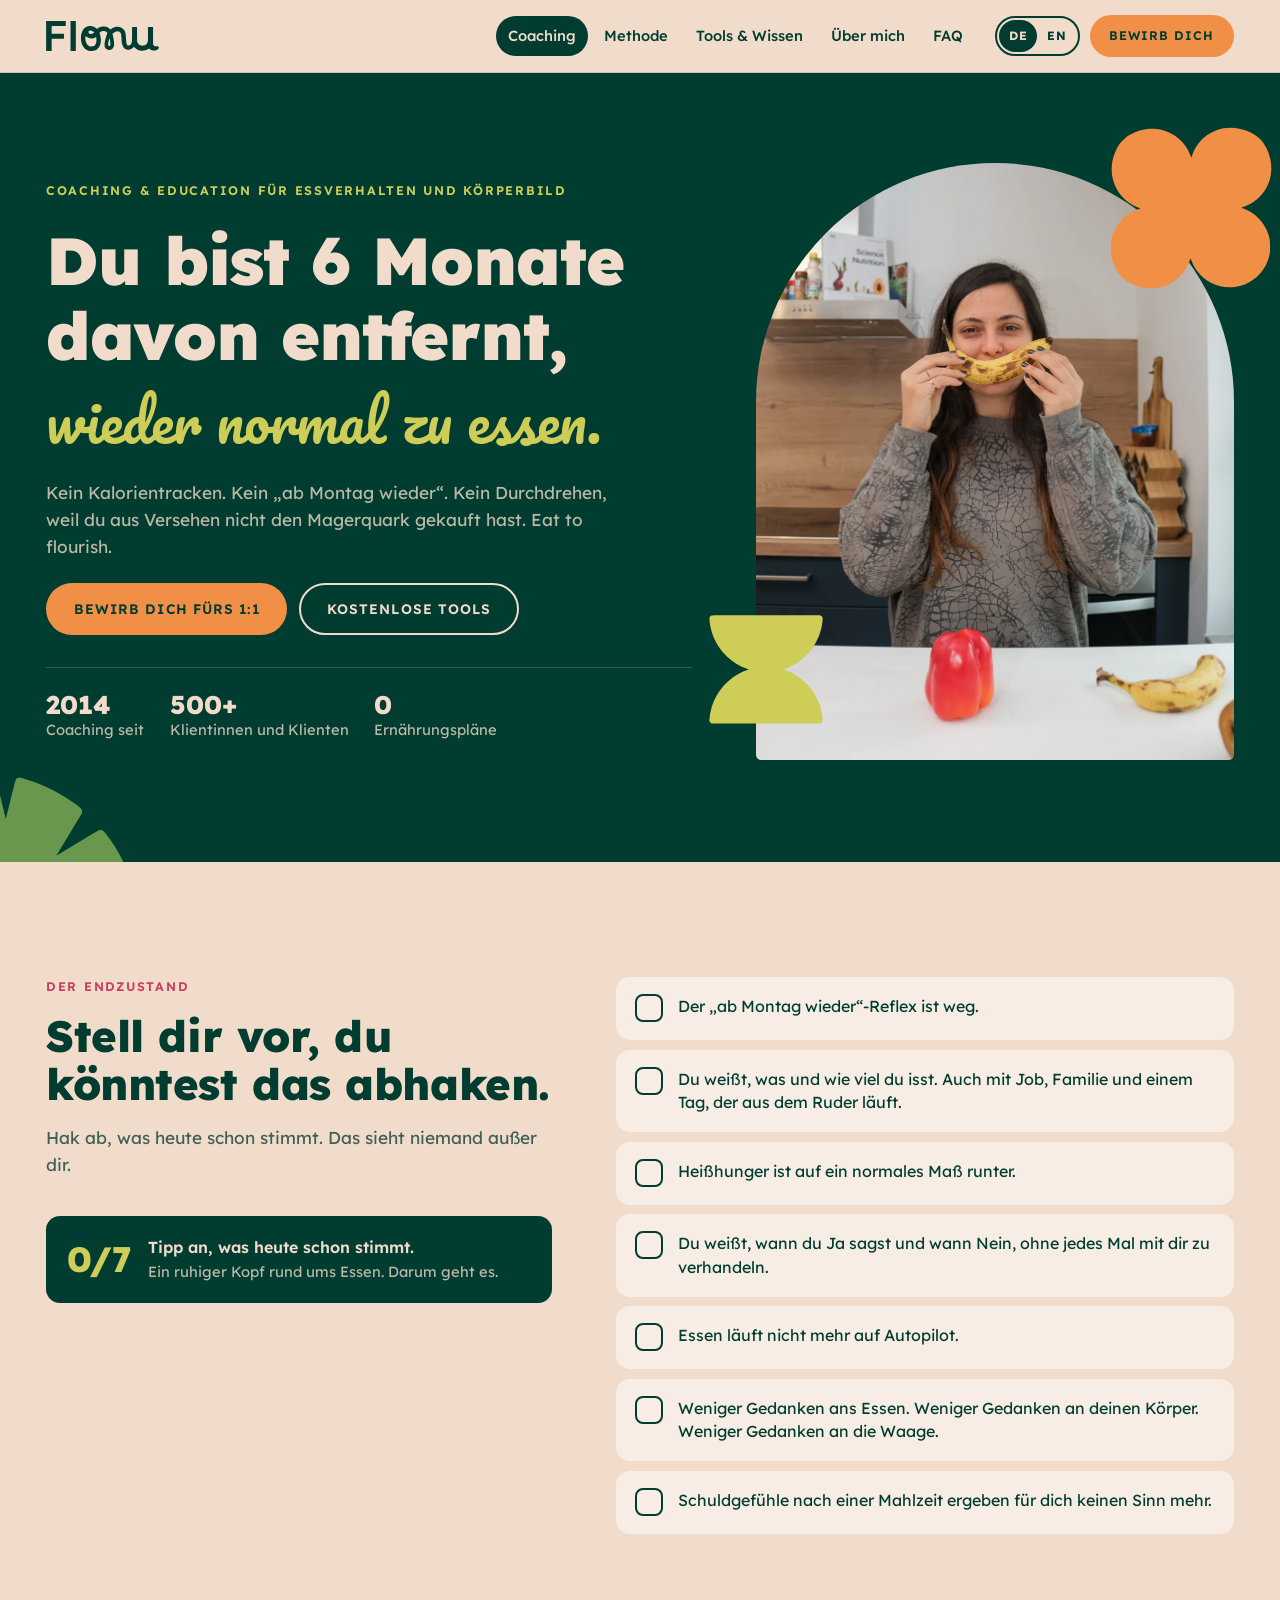
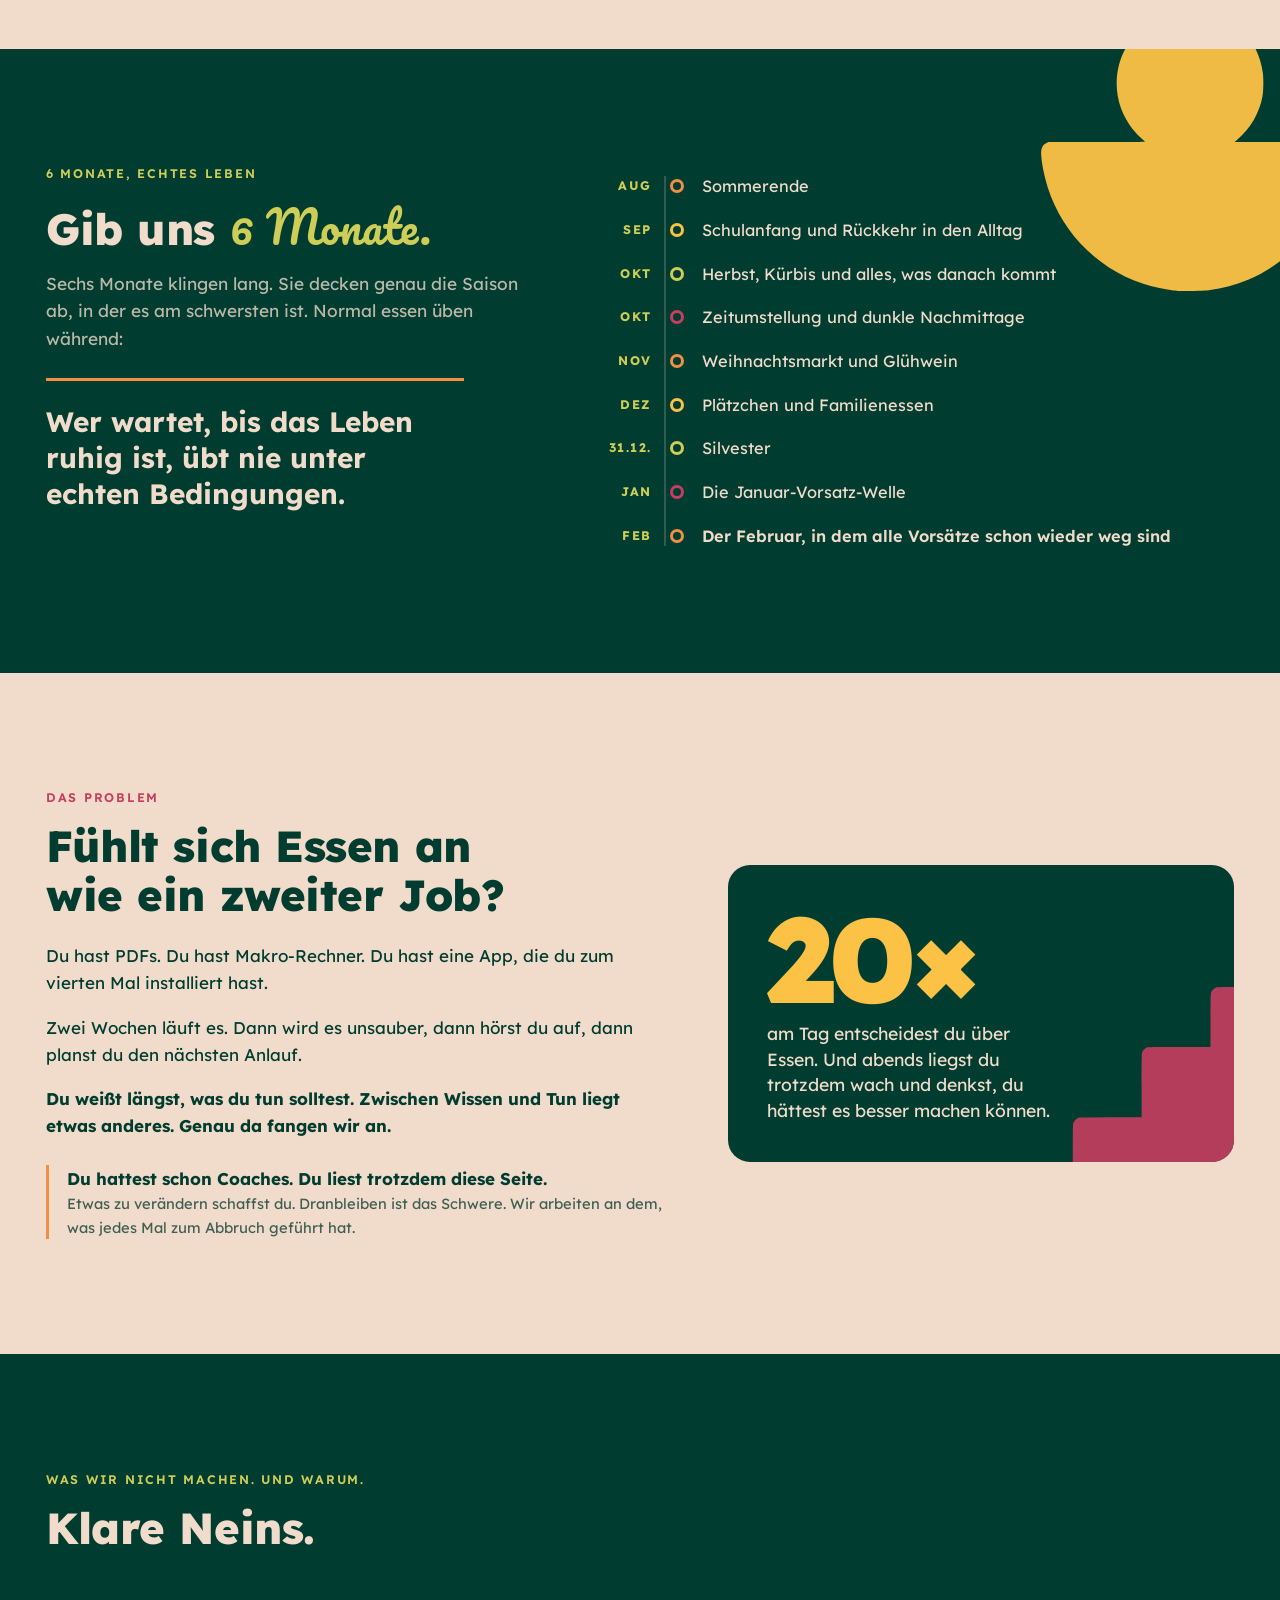
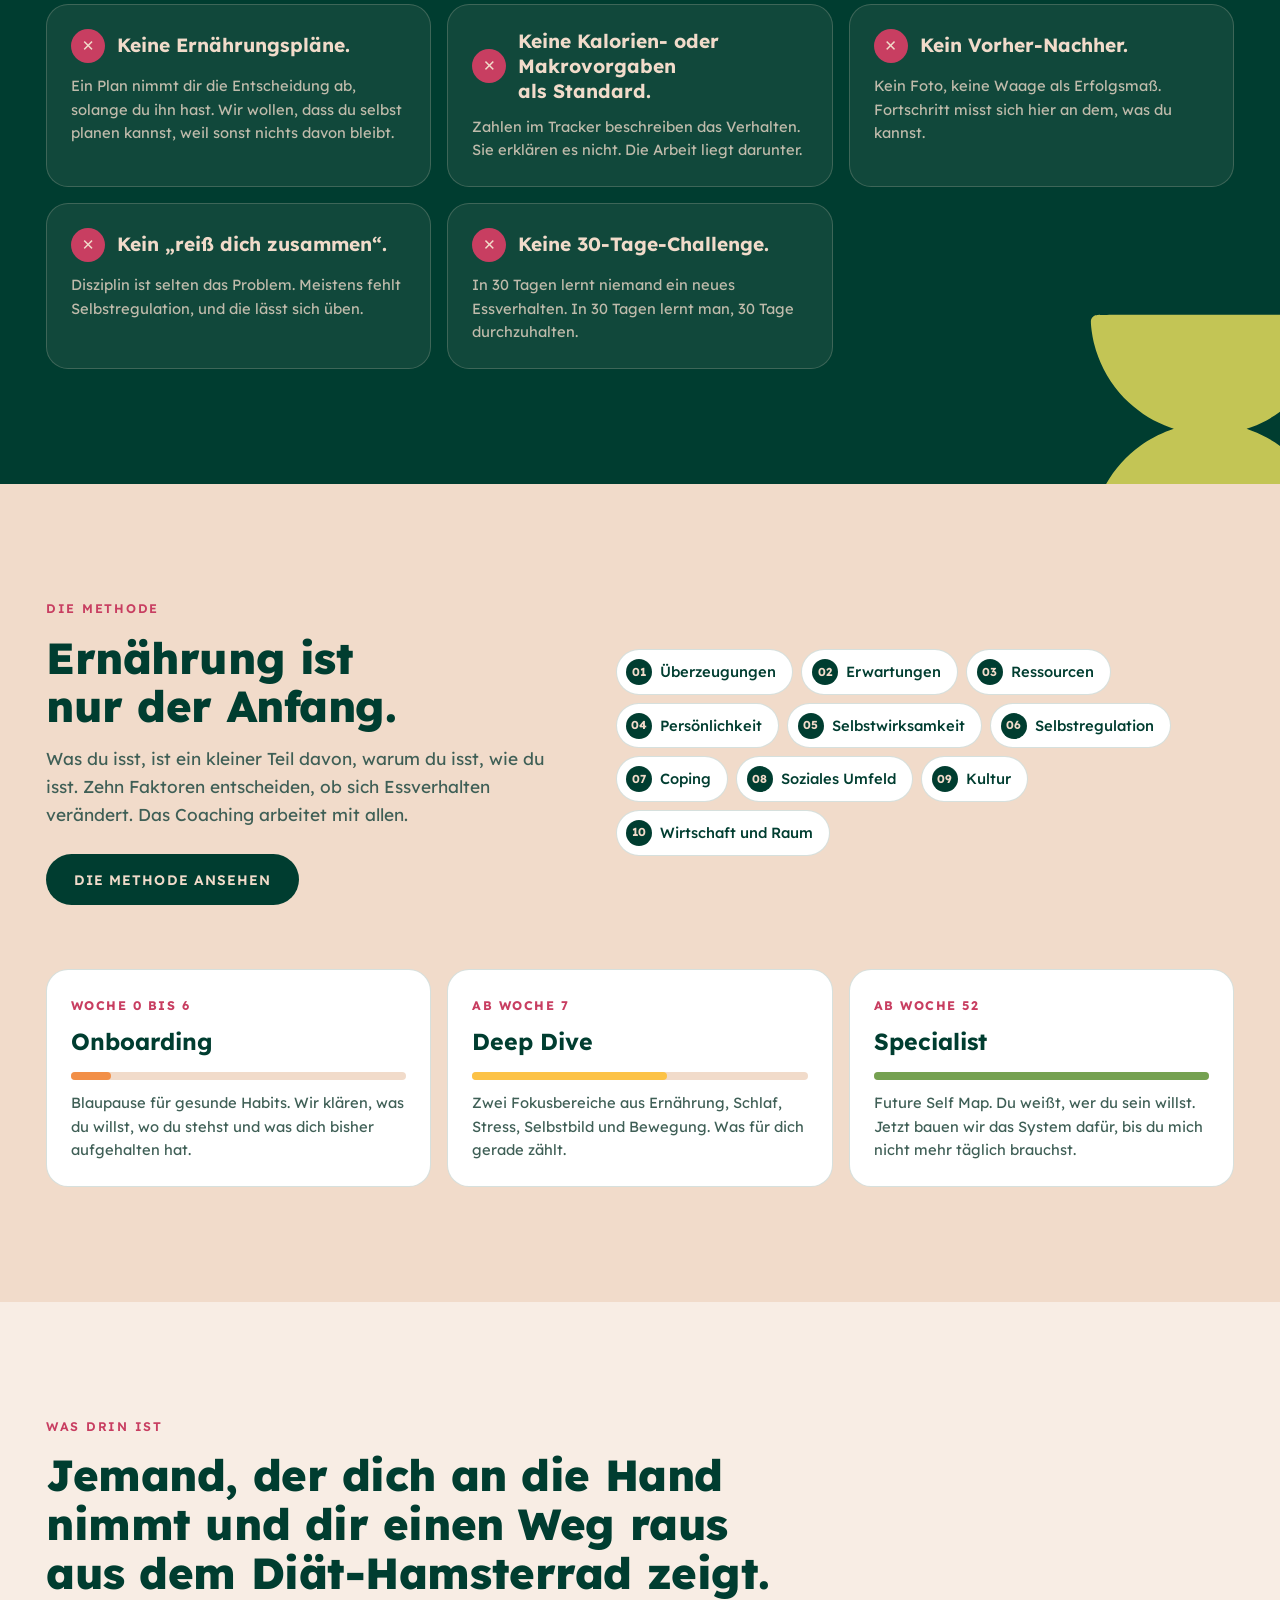
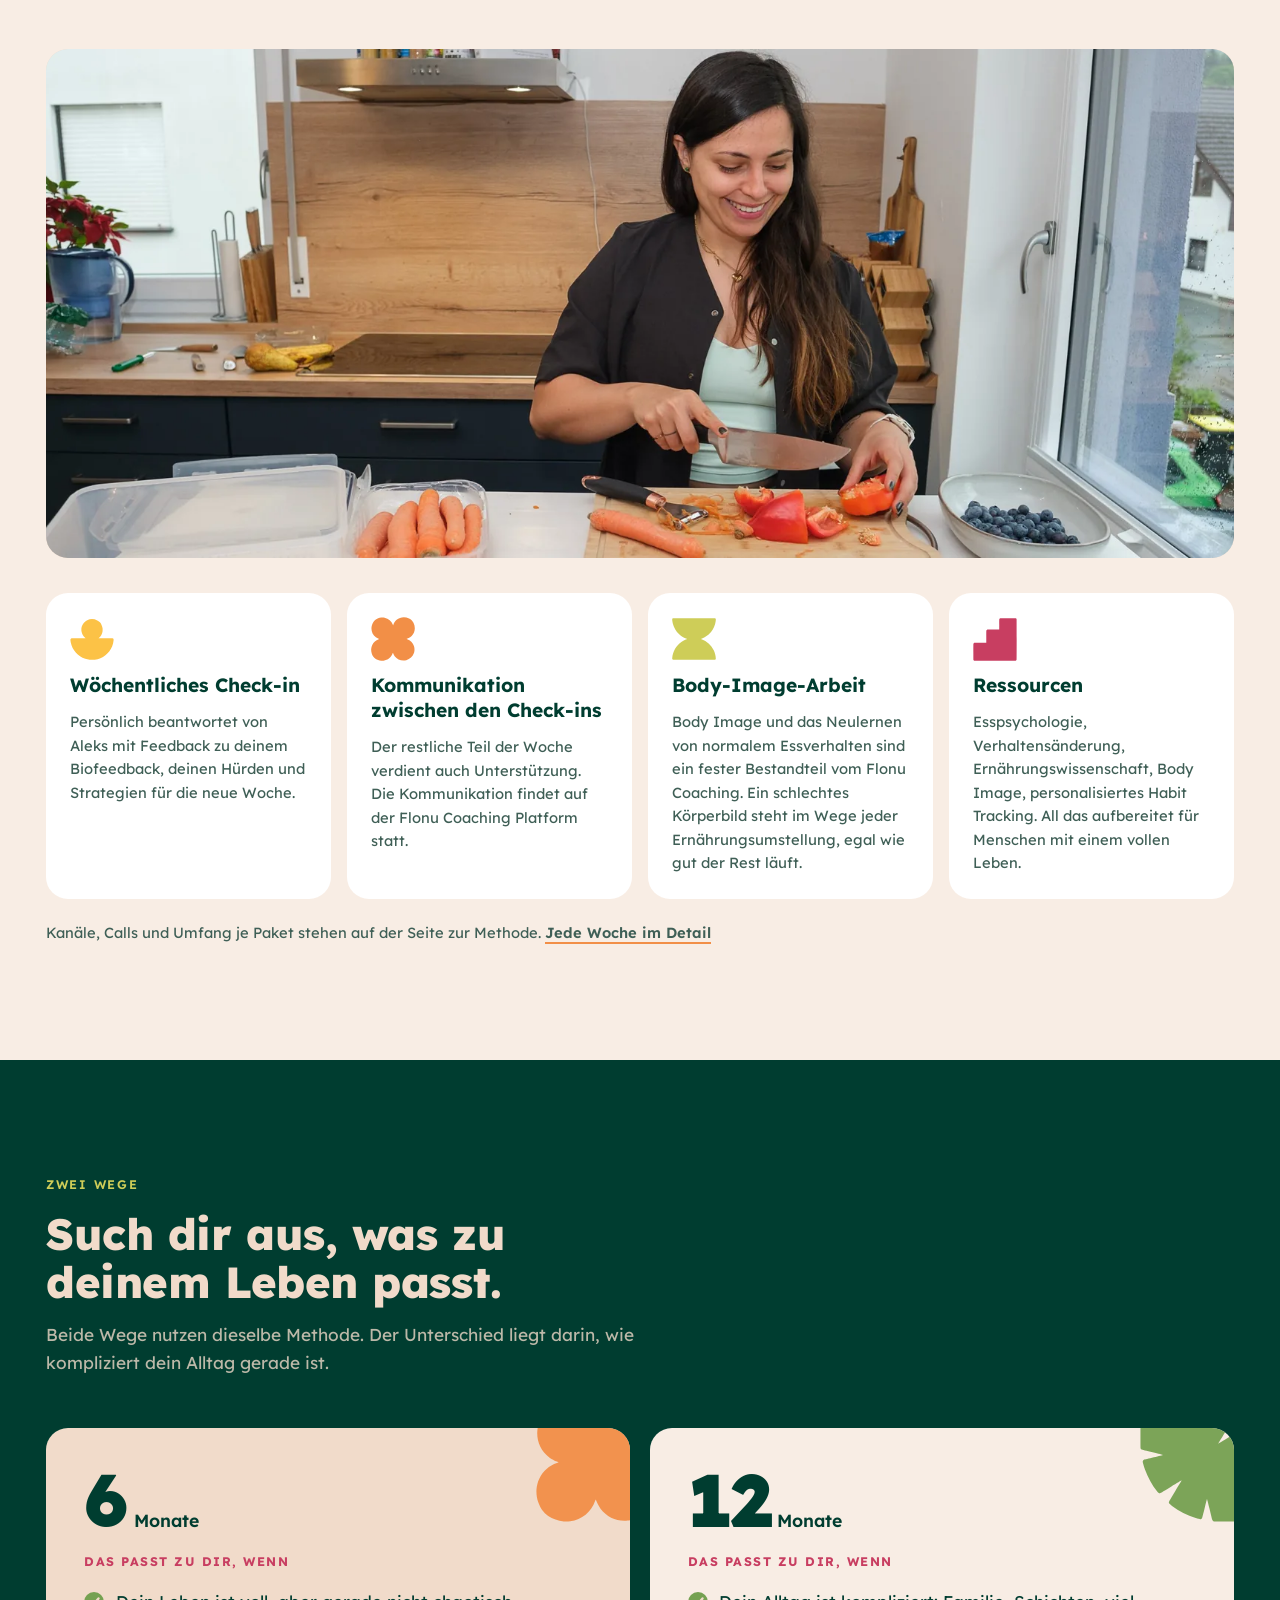
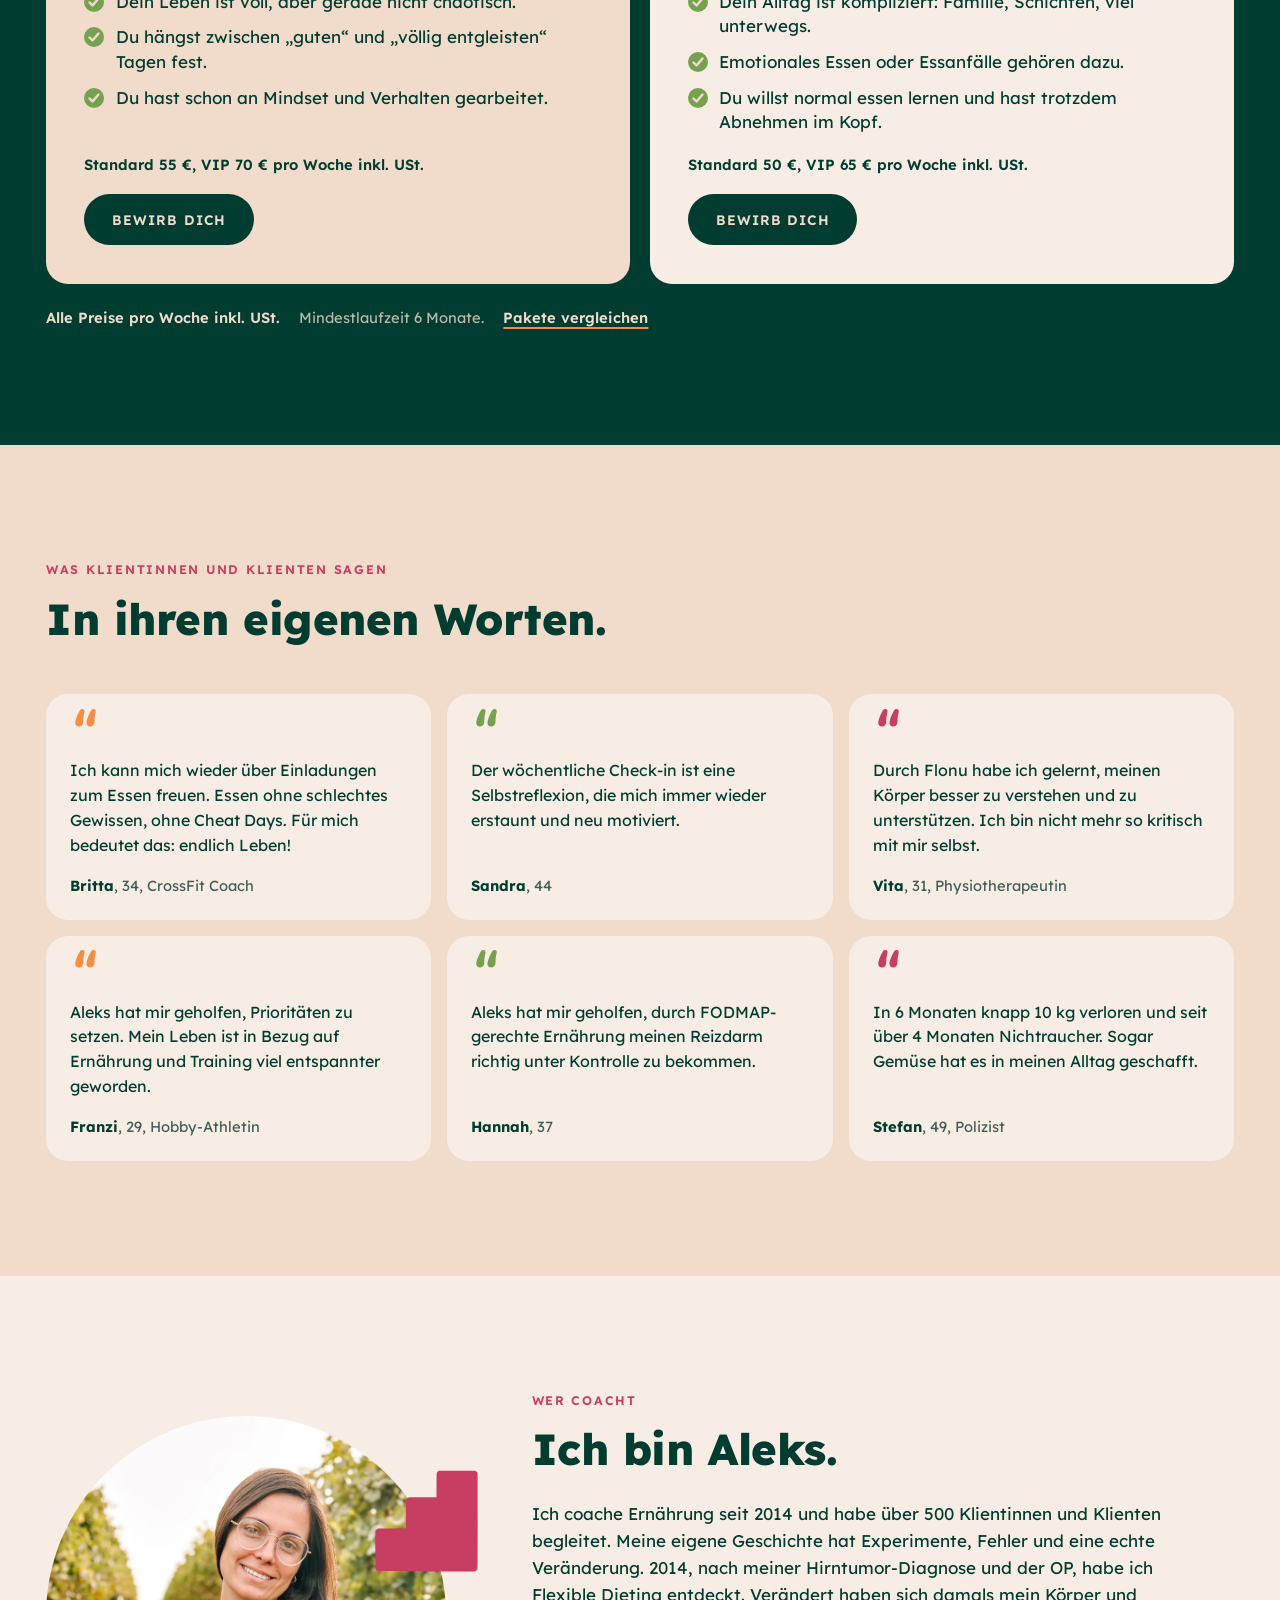
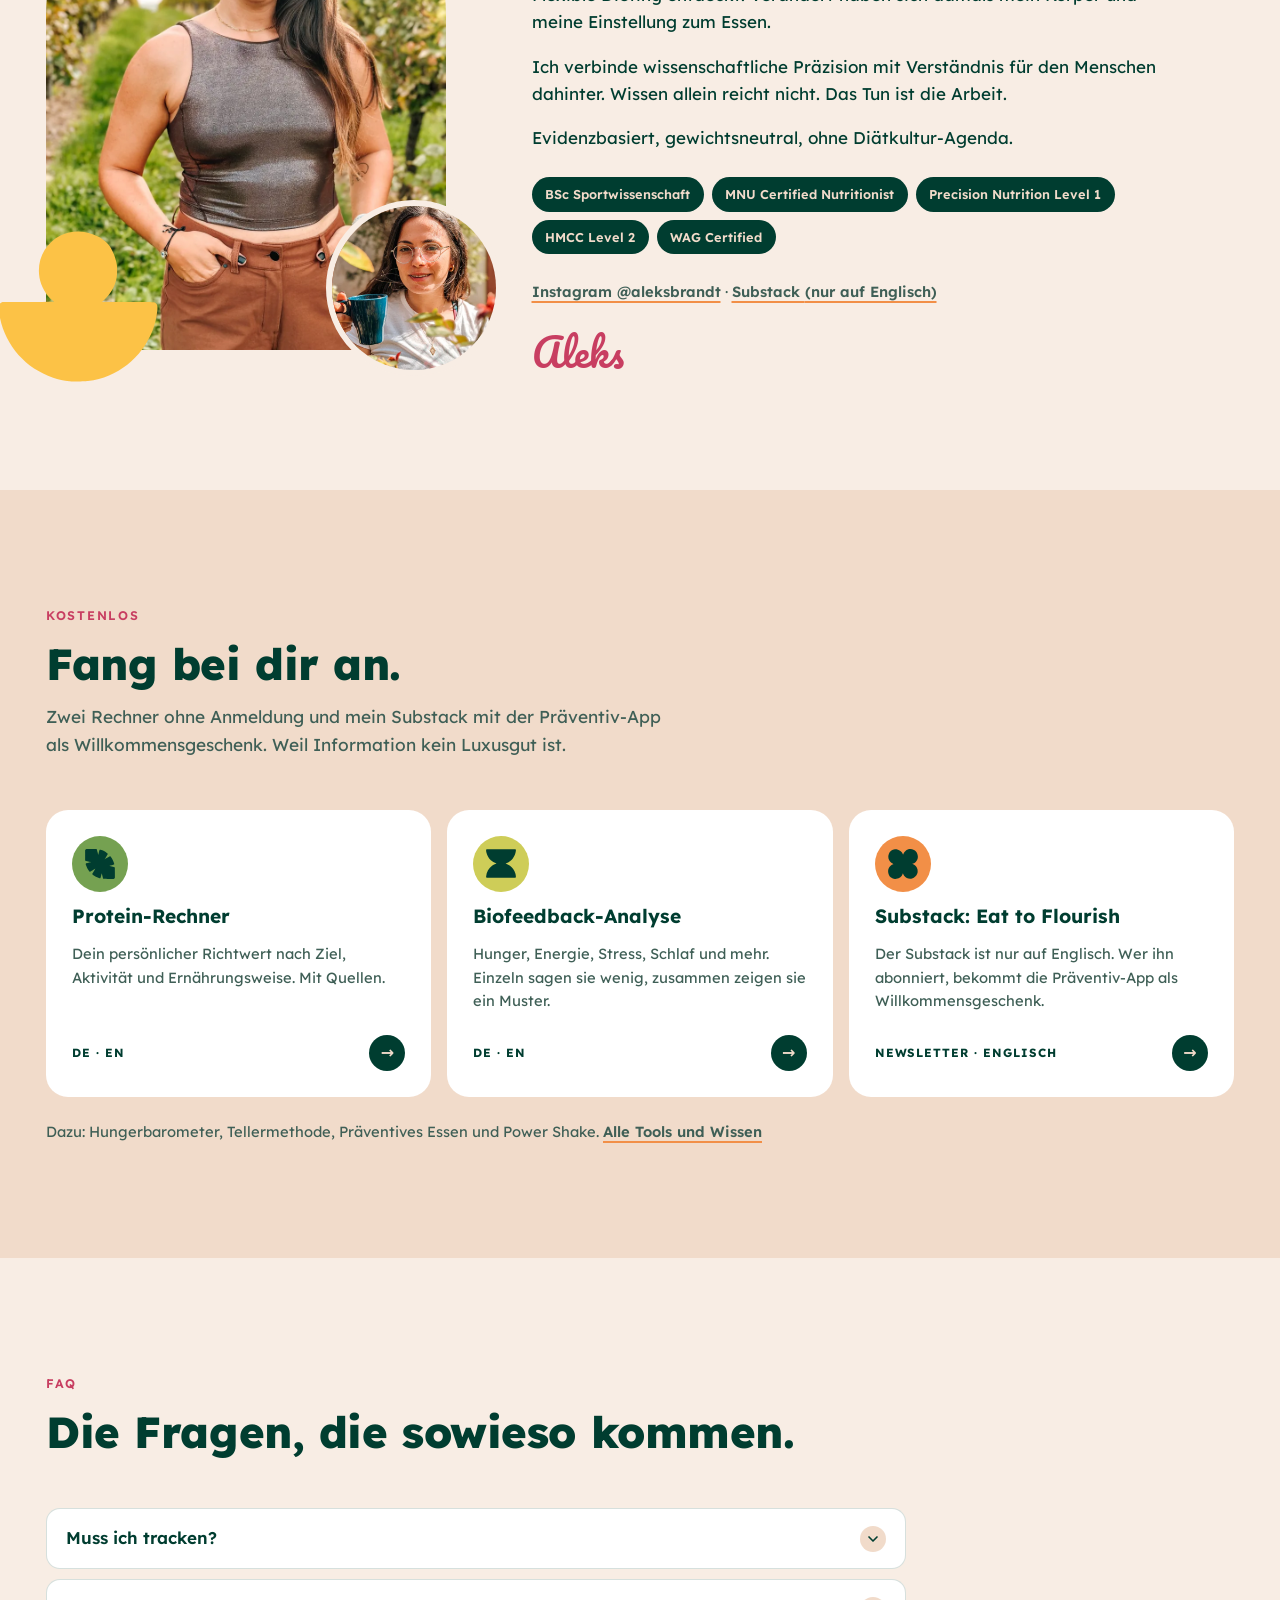
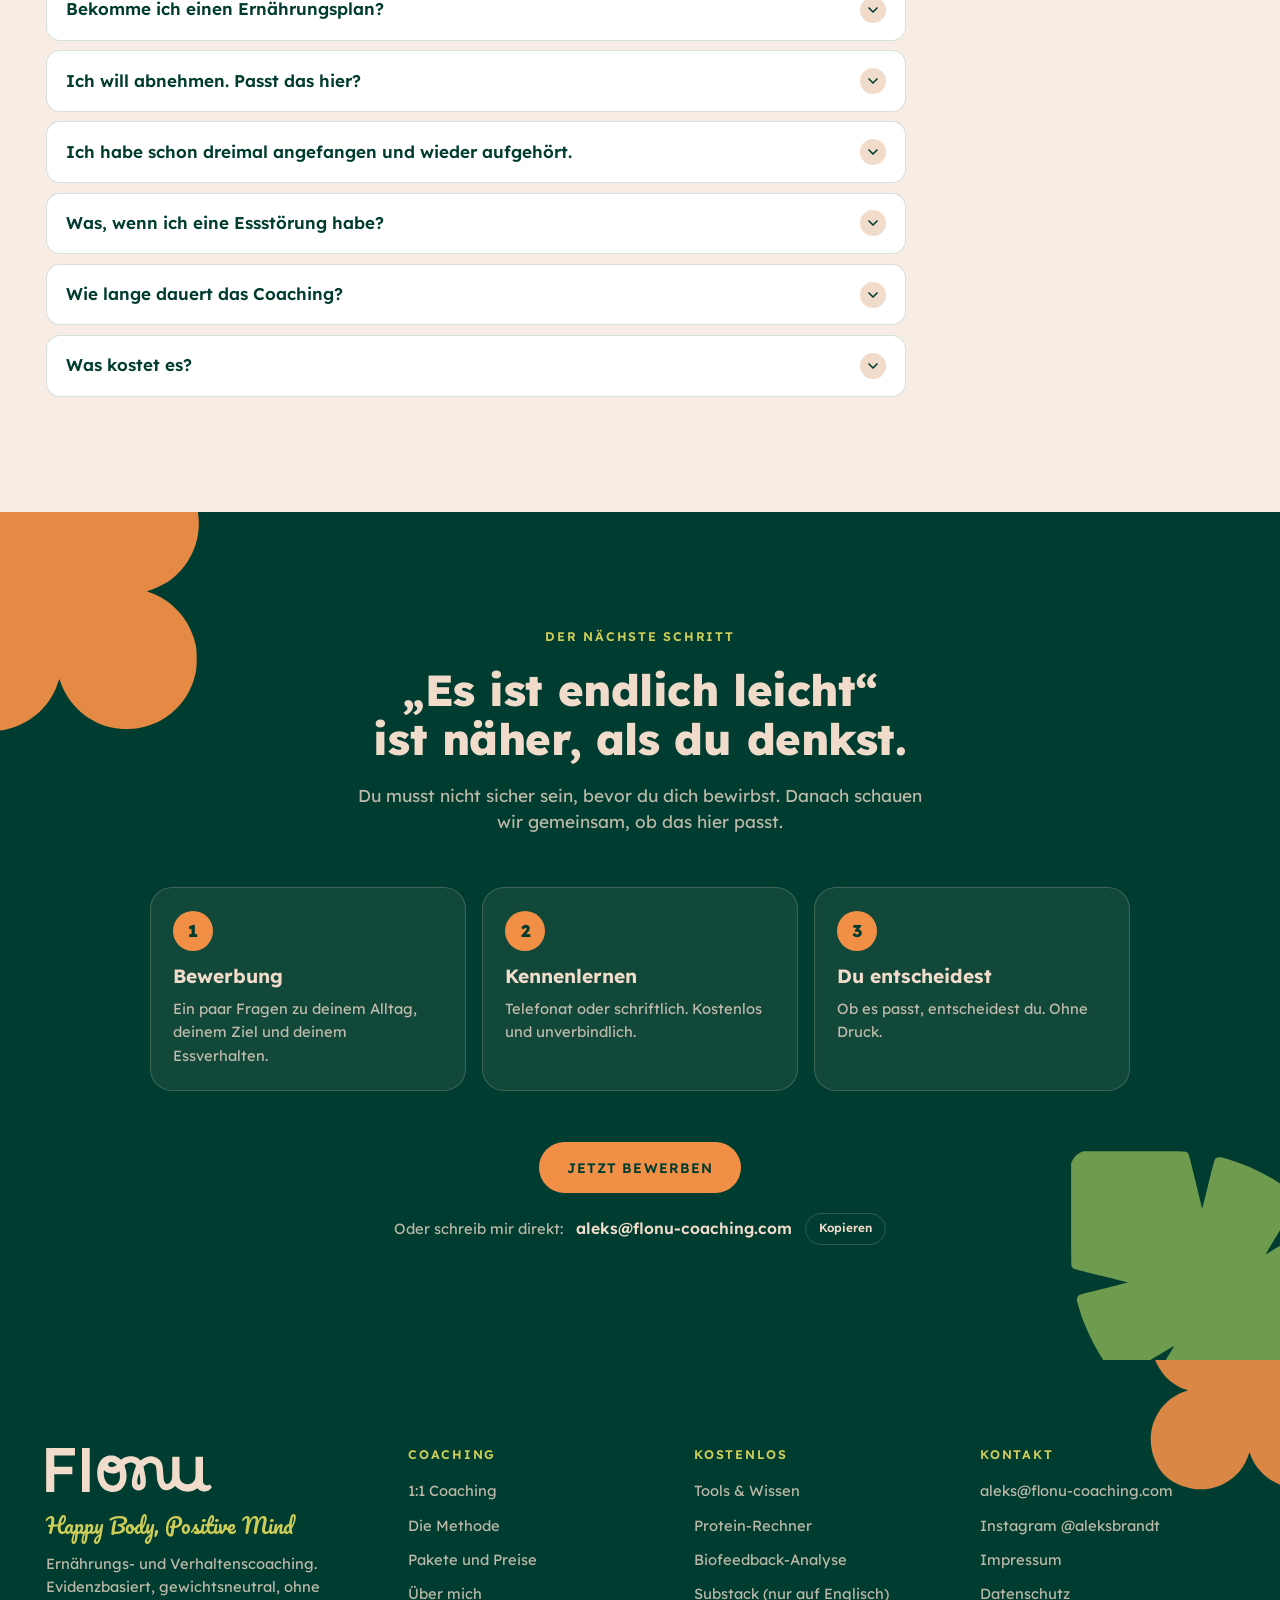
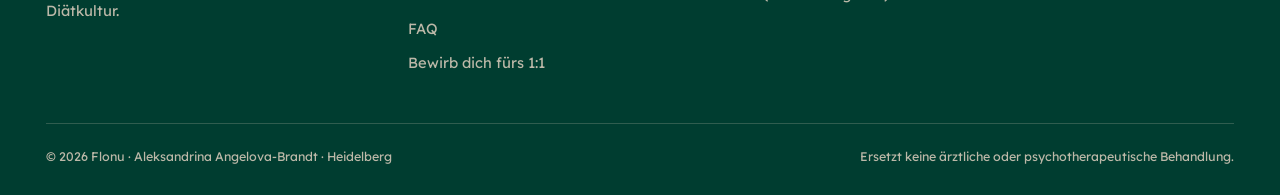
<file: index.html>
<!DOCTYPE html>
<html lang="de" data-lang="de" data-title-de="Flonu · Wieder normal essen" data-title-en="Flonu · Eat normally again">
<head>
<meta charset="utf-8">
<meta name="viewport" content="width=device-width, initial-scale=1, viewport-fit=cover">
<title>Flonu · Wieder normal essen</title>
<meta name="claude:viewport-fit-sides" content="cover">
<meta name="description" content="1:1 Coaching für Essverhalten, emotionales Essen und Body Image. Evidenzbasiert, gewichtsneutral, ohne Diätkultur. Coach Aleks Angelova-Brandt, Heidelberg.">
<meta name="theme-color" content="#003d30">
<meta property="og:title" content="Flonu · Wieder normal essen">
<meta property="og:description" content="1:1 Coaching für Essverhalten, emotionales Essen und Body Image. Evidenzbasiert, gewichtsneutral, ohne Diätkultur. Coach Aleks Angelova-Brandt, Heidelberg.">
<meta property="og:image" content="assets/img/hero-banana.webp">
<link rel="icon" type="image/png" href="assets/img/favicon.png">
<link rel="apple-touch-icon" href="assets/img/apple-touch-icon.png">
<link rel="preload" href="assets/fonts/lexend-var.woff2" as="font" type="font/woff2" crossorigin>
<link rel="stylesheet" href="assets/flonu.css">
<script>(function(){var l='de';try{var p=new URLSearchParams(location.search).get('lang');l=(p==='en')?'en':'de';}catch(e){}var r=document.documentElement;r.setAttribute('data-lang',l);r.setAttribute('lang',l);})();</script>
</head>
<body>
<a class="sr-only" href="#main"><span lang="de">Zum Inhalt springen</span><span lang="en">Skip to content</span></a>
<header class="site-header">
  <div class="wrap">
    <a class="brand" href="index.html" aria-label="Flonu"><svg aria-hidden="true" focusable="false" xmlns="http://www.w3.org/2000/svg" viewBox="0 0 1846 489"><path fill="currentColor" fill-rule="evenodd" d="M2.0 244.5L2.0 0.0L162.0 0.0L322.0 0.0L322.0 41.5L322.0 83.0L207.0 83.0L92.0 83.0L92.0 146.0L92.0 209.0L192.5 209.0L293.0 209.0L292.8 249.8L292.5 290.5L192.2 290.8L92.0 291.0L92.0 390.0L92.0 489.0L47.0 489.0L2.0 489.0L2.0 244.5ZM400.0 244.5L400.0 0.0L443.0 0.0L486.0 0.0L486.0 244.5L486.0 489.0L443.0 489.0L400.0 489.0L400.0 244.5ZM722.0 488.0C701.4 485.4 684.1 480.2 665.9 470.9C646.2 460.9 631.1 448.4 616.7 430.5C593.5 401.6 578.9 365.6 571.8 320.5C568.8 301.4 568.5 255.8 571.3 238.0C576.7 203.0 585.9 175.8 600.1 151.7C624.3 111.0 658.6 88.0 703.0 82.9C714.2 81.6 737.4 82.2 749.0 84.1C772.5 87.8 802.0 102.7 823.8 121.9L832.8 129.9L835.1 127.3C837.8 124.5 853.6 114.8 868.0 107.2C894.4 93.1 942.8 87.2 975.7 93.9C1003.3 99.6 1020.7 109.0 1042.5 130.4L1051.2 138.9L1061.4 131.1C1092.6 107.0 1119.0 95.9 1151.2 93.1C1203.3 88.8 1255.5 114.5 1279.7 156.5C1293.2 180.0 1298.7 206.3 1302.4 267.0C1306.7 334.6 1309.1 354.1 1315.5 373.0C1324.4 399.2 1339.7 406.0 1363.5 394.5C1380.9 386.1 1394.5 366.6 1399.6 342.7C1402.4 329.2 1403.0 306.5 1403.0 201.2L1403.0 96.0L1443.5 96.0L1483.9 96.0L1484.3 208.2C1484.6 331.8 1484.5 329.1 1490.9 347.7C1498.6 370.0 1514.5 387.4 1534.8 395.6C1556.1 404.2 1585.0 404.8 1607.3 397.1C1618.8 393.1 1627.1 387.9 1636.0 379.0C1645.7 369.3 1651.5 359.9 1655.9 346.9C1662.1 328.7 1662.0 330.6 1662.0 207.8L1662.0 96.0L1703.5 96.0L1745.0 96.0L1745.0 235.3C1745.0 387.5 1744.8 380.8 1750.7 391.0C1759.4 405.8 1773.9 414.0 1791.3 414.0C1800.6 414.0 1807.9 412.1 1814.5 407.9C1818.4 405.4 1819.5 405.1 1820.6 406.2C1823.5 409.2 1843.3 433.6 1843.7 434.7C1844.4 436.4 1835.9 447.2 1828.1 454.8C1815.1 467.4 1799.7 475.9 1782.0 480.2C1769.8 483.2 1748.8 483.3 1737.0 480.3C1718.6 475.6 1703.1 467.0 1690.7 454.4L1683.7 447.3L1675.7 452.6C1639.8 476.6 1595.4 488.2 1554.5 484.1C1513.1 479.9 1473.6 460.9 1444.7 431.1L1435.0 421.1L1427.2 429.1C1408.8 448.4 1385.0 461.3 1357.2 467.0C1327.1 473.1 1297.8 464.9 1277.5 444.5C1260.1 427.2 1247.6 402.6 1240.0 370.5C1235.3 350.5 1233.8 337.8 1231.0 289.5C1227.4 228.6 1224.9 210.5 1217.9 195.5C1210.5 179.6 1189.3 167.3 1166.0 165.4C1142.3 163.4 1112.1 178.9 1086.2 206.2L1082.9 209.7L1085.9 220.1C1092.2 242.1 1102.9 296.8 1107.0 328.0C1110.1 351.4 1110.8 384.7 1108.6 399.9C1102.0 444.3 1079.5 467.0 1037.8 471.0C1018.0 472.9 1000.9 468.6 985.6 457.6C978.7 452.7 968.3 442.0 964.4 435.8C957.7 425.2 954.7 409.8 954.7 386.0C954.7 358.4 959.9 326.5 971.1 285.2C975.5 268.8 990.7 223.0 996.8 207.5L1000.8 197.5L997.7 191.6C996.0 188.4 991.6 182.7 988.0 179.0C973.1 163.6 949.5 157.7 924.5 162.9C904.7 167.0 886.7 177.0 876.6 189.4L872.7 194.0L877.3 207.8C888.4 240.9 893.5 269.3 894.7 304.0C897.0 374.3 873.1 431.8 828.7 462.8C820.7 468.3 802.7 477.2 792.6 480.6C777.4 485.6 762.8 488.0 745.5 488.5C736.7 488.7 726.1 488.5 722.0 488.0ZM764.5 413.5C791.3 406.0 809.4 385.5 817.4 353.3C818.8 347.9 820.4 339.7 821.0 335.0C822.3 324.2 822.3 299.7 821.0 287.2C820.0 278.2 817.1 259.9 816.5 259.2C816.4 259.0 813.4 260.9 809.9 263.3C791.3 276.3 771.3 282.7 747.0 283.7C709.9 285.1 670.9 271.9 647.4 249.8C644.5 247.1 644.2 247.0 643.5 248.7C643.1 249.7 642.5 260.0 642.2 271.6C641.7 295.9 643.3 312.2 648.1 330.8C660.0 377.1 684.7 406.0 719.3 414.0C729.7 416.5 755.0 416.2 764.5 413.5ZM1040.0 407.1C1042.2 405.9 1044.4 403.5 1046.0 400.5C1048.2 396.1 1048.5 394.3 1048.8 379.6C1049.3 360.0 1048.4 350.5 1042.3 310.1L1037.5 278.7L1035.2 284.1C1028.4 299.5 1021.6 321.5 1017.4 341.5C1015.0 352.9 1014.6 356.8 1014.6 373.5C1014.5 394.2 1015.2 398.3 1019.9 403.4C1025.1 409.0 1033.5 410.6 1040.0 407.1ZM740.5 210.5C756.1 207.7 770.8 200.7 781.5 190.9L786.1 186.7L780.8 181.3C769.9 170.1 754.3 160.6 741.7 157.3C733.4 155.2 718.2 155.2 710.8 157.4C698.4 161.1 690.0 170.5 690.0 180.9C690.0 193.8 703.7 207.9 719.2 210.9C725.8 212.2 731.0 212.1 740.5 210.5Z"/></svg></a>
    <nav class="nav" id="site-nav" aria-label="Hauptnavigation">
      <a href="index.html" aria-current="page"><span lang="de">Coaching</span><span lang="en">Coaching</span></a><a href="methode.html"><span lang="de">Methode</span><span lang="en">Method</span></a><a href="tools.html"><span lang="de">Tools &amp; Wissen</span><span lang="en">Tools &amp; knowledge</span></a><a href="index.html#ueber-mich"><span lang="de">Über mich</span><span lang="en">About</span></a><a href="index.html#faq"><span lang="de">FAQ</span><span lang="en">FAQ</span></a><a class="btn btn--mango nav-cta" href="bewerbung.html"><span lang="de">Bewirb dich</span><span lang="en">Apply now</span></a>
    </nav>
    <div class="header-tools">
      <div class="lang" role="group" aria-label="Sprache / Language">
        <button type="button" data-set-lang="de" aria-pressed="true">DE</button>
        <button type="button" data-set-lang="en" aria-pressed="false">EN</button>
      </div>
      <a class="btn btn--mango header-cta" href="bewerbung.html"><span lang="de">Bewirb dich</span><span lang="en">Apply now</span></a>
      <button class="menu-btn" type="button" aria-controls="site-nav" aria-expanded="false" aria-label="Menü">
        <svg viewBox="0 0 24 24" aria-hidden="true"><path d="M4 7h16M4 12h16M4 17h16" stroke="currentColor" stroke-width="2.4" stroke-linecap="round" fill="none"/></svg>
      </button>
    </div>
  </div>
</header>
<main id="main">
<!-- ============ HERO ============ -->
<section class="band band--moss hero" id="top">
  <span class="shape shape--leaf bg" aria-hidden="true"></span>
  <div class="wrap hero__grid">
    <div class="hero__copy">
      <p class="label"><span lang="de">Coaching &amp; Education für Essverhalten und Körperbild</span><span lang="en">Coaching &amp; education for eating behaviour and body image</span></p>
      <h1 class="hero__title">
        <span lang="de">Du bist 6 Monate davon entfernt, <span class="script">wieder normal zu essen.</span></span>
        <span lang="en">You are 6 months away from <span class="script">eating normally again.</span></span>
      </h1>
      <p class="lead">
        <span lang="de">Kein Kalorientracken. Kein „ab Montag wieder“. Kein Durchdrehen, weil du aus Versehen nicht den Magerquark gekauft hast. Eat to flourish.</span>
        <span lang="en">No tracking. No “starting over on Monday”. No freaking out over eating the full-fat yoghurt version. No food taking up half your head. Eat to flourish.</span>
      </p>
      <div class="actions">
        <a class="btn btn--mango" href="bewerbung.html"><span lang="de">Bewirb dich fürs 1:1</span><span lang="en">Apply for 1:1 coaching</span></a>
        <a class="btn btn--line" href="tools.html"><span lang="de">Kostenlose Tools</span><span lang="en">Free tools</span></a>
      </div>
      <ul class="hero__proof">
        <li><strong>2014</strong><span lang="de">Coaching seit</span><span lang="en">Coaching since</span></li>
        <li><strong>500+</strong><span lang="de">Klientinnen und Klienten</span><span lang="en">Clients</span></li>
        <li><strong>0</strong><span lang="de">Ernährungspläne</span><span lang="en">Meal plans</span></li>
      </ul>
    </div>
    <figure class="hero__media">
      <div class="arch">
        <img src="assets/img/hero-banana.webp" width="960" height="1200" alt="Aleks hält sich in ihrer Küche eine Banane als Lächeln vors Gesicht" data-alt-de="Aleks hält sich in ihrer Küche eine Banane als Lächeln vors Gesicht" data-alt-en="Aleks holding a banana in front of her face like a smile in her kitchen" fetchpriority="high">
      </div>
      <span class="shape shape--flower" aria-hidden="true"></span>
      <span class="shape shape--hourglass" aria-hidden="true"></span>
    </figure>
  </div>
</section>

<!-- ============ CHECKLIST (Endzustand) ============ -->
<section class="band band--almond" id="endzustand">
  <div class="wrap checklist-grid">
    <div class="sec-head" style="margin-bottom:0">
      <p class="label"><span lang="de">Der Endzustand</span><span lang="en">The end state</span></p>
      <h2><span lang="de">Stell dir vor, du könntest das abhaken.</span><span lang="en">Picture ticking every one of these.</span></h2>
      <p><span lang="de">Hak ab, was heute schon stimmt. Das sieht niemand außer dir.</span><span lang="en">Tick what is already true today. Nobody sees this but you.</span></p>
      <div class="check-score" aria-live="polite">
        <span class="check-score__num" data-check-count>0/7</span>
        <p><strong data-check-msg>Tipp an, was heute schon stimmt.</strong><span lang="de">Ein ruhiger Kopf rund ums Essen. Darum geht es.</span><span lang="en">A quiet head around food. That is the goal.</span></p>
      </div>
    </div>
    <ul class="checklist" data-checklist>
      <li><button class="check" type="button" aria-pressed="false"><span class="check__box"><svg viewBox="0 0 16 16" aria-hidden="true"><path d="M3 8.5l3 3 7-7.5" fill="none" stroke="currentColor" stroke-width="2.4" stroke-linecap="round" stroke-linejoin="round"/></svg></span><span><span lang="de">Der „ab Montag wieder“-Reflex ist weg.</span><span lang="en">The “starting over on Monday” reflex is gone.</span></span></button></li>
      <li><button class="check" type="button" aria-pressed="false"><span class="check__box"><svg viewBox="0 0 16 16" aria-hidden="true"><path d="M3 8.5l3 3 7-7.5" fill="none" stroke="currentColor" stroke-width="2.4" stroke-linecap="round" stroke-linejoin="round"/></svg></span><span><span lang="de">Du weißt, was und wie viel du isst. Auch mit Job, Familie und einem Tag, der aus dem Ruder läuft.</span><span lang="en">You know what and how much to eat. Also with a job, a family and a day that goes sideways.</span></span></button></li>
      <li><button class="check" type="button" aria-pressed="false"><span class="check__box"><svg viewBox="0 0 16 16" aria-hidden="true"><path d="M3 8.5l3 3 7-7.5" fill="none" stroke="currentColor" stroke-width="2.4" stroke-linecap="round" stroke-linejoin="round"/></svg></span><span><span lang="de">Heißhunger ist auf ein normales Maß runter.</span><span lang="en">Cravings are down to a normal level.</span></span></button></li>
      <li><button class="check" type="button" aria-pressed="false"><span class="check__box"><svg viewBox="0 0 16 16" aria-hidden="true"><path d="M3 8.5l3 3 7-7.5" fill="none" stroke="currentColor" stroke-width="2.4" stroke-linecap="round" stroke-linejoin="round"/></svg></span><span><span lang="de">Du weißt, wann du Ja sagst und wann Nein, ohne jedes Mal mit dir zu verhandeln.</span><span lang="en">You know when to say yes and when to say no, without negotiating with yourself every time.</span></span></button></li>
      <li><button class="check" type="button" aria-pressed="false"><span class="check__box"><svg viewBox="0 0 16 16" aria-hidden="true"><path d="M3 8.5l3 3 7-7.5" fill="none" stroke="currentColor" stroke-width="2.4" stroke-linecap="round" stroke-linejoin="round"/></svg></span><span><span lang="de">Essen läuft nicht mehr auf Autopilot.</span><span lang="en">Eating is no longer on autopilot.</span></span></button></li>
      <li><button class="check" type="button" aria-pressed="false"><span class="check__box"><svg viewBox="0 0 16 16" aria-hidden="true"><path d="M3 8.5l3 3 7-7.5" fill="none" stroke="currentColor" stroke-width="2.4" stroke-linecap="round" stroke-linejoin="round"/></svg></span><span><span lang="de">Weniger Gedanken ans Essen. Weniger Gedanken an deinen Körper. Weniger Gedanken an die Waage.</span><span lang="en">Less noise about food. Less noise about your body. Less noise about the scale.</span></span></button></li>
      <li><button class="check" type="button" aria-pressed="false"><span class="check__box"><svg viewBox="0 0 16 16" aria-hidden="true"><path d="M3 8.5l3 3 7-7.5" fill="none" stroke="currentColor" stroke-width="2.4" stroke-linecap="round" stroke-linejoin="round"/></svg></span><span><span lang="de">Schuldgefühle nach einer Mahlzeit ergeben für dich keinen Sinn mehr.</span><span lang="en">Guilt after a meal does not compute anymore.</span></span></button></li>
    </ul>
  </div>
</section>

<!-- ============ SEASON ============ -->
<section class="band band--moss" id="saison">
  <span class="shape shape--horizon" aria-hidden="true" style="--c:var(--lemon);width:min(30vw,300px);right:-60px;top:-40px;opacity:.95"></span>
  <div class="wrap season-grid">
    <div class="stack-lg">
      <div class="sec-head" style="margin-bottom:0">
        <p class="label"><span lang="de">6 Monate, echtes Leben</span><span lang="en">6 months, real life</span></p>
        <h2><span lang="de">Gib uns <span class="script" style="color:var(--celery)">6 Monate.</span></span><span lang="en">Give us <span class="script" style="color:var(--celery)">6 months.</span></span></h2>
        <p><span lang="de">Sechs Monate klingen lang. Sie decken genau die Saison ab, in der es am schwersten ist. Normal essen üben während:</span><span lang="en">Six months sounds long. It covers exactly the season that is hardest. Practising normal eating through:</span></p>
      </div>
      <p class="season-quote"><span lang="de">Wer wartet, bis das Leben ruhig ist, übt nie unter echten Bedingungen.</span><span lang="en">Waiting until life calms down means you never practise under real conditions.</span></p>
    </div>
    <ol class="timeline">
      <li><span class="m"><span lang="de">Aug</span><span lang="en">Aug</span></span><span class="dot"></span><span class="e"><span lang="de">Sommerende</span><span lang="en">The end of summer</span></span></li>
      <li><span class="m"><span lang="de">Sep</span><span lang="en">Sep</span></span><span class="dot"></span><span class="e"><span lang="de">Schulanfang und Rückkehr in den Alltag</span><span lang="en">Back to school and back to routine</span></span></li>
      <li><span class="m"><span lang="de">Okt</span><span lang="en">Oct</span></span><span class="dot"></span><span class="e"><span lang="de">Herbst, Kürbis und alles, was danach kommt</span><span lang="en">Autumn, pumpkin and everything after</span></span></li>
      <li><span class="m"><span lang="de">Okt</span><span lang="en">Oct</span></span><span class="dot"></span><span class="e"><span lang="de">Zeitumstellung und dunkle Nachmittage</span><span lang="en">The clock change and dark afternoons</span></span></li>
      <li><span class="m"><span lang="de">Nov</span><span lang="en">Nov</span></span><span class="dot"></span><span class="e"><span lang="de">Weihnachtsmarkt und Glühwein</span><span lang="en">Christmas markets and mulled wine</span></span></li>
      <li><span class="m"><span lang="de">Dez</span><span lang="en">Dec</span></span><span class="dot"></span><span class="e"><span lang="de">Plätzchen und Familienessen</span><span lang="en">Christmas cookies and family dinners</span></span></li>
      <li><span class="m">31.12.</span><span class="dot"></span><span class="e"><span lang="de">Silvester</span><span lang="en">New Year’s Eve</span></span></li>
      <li><span class="m"><span lang="de">Jan</span><span lang="en">Jan</span></span><span class="dot"></span><span class="e"><span lang="de">Die Januar-Vorsatz-Welle</span><span lang="en">The January resolution wave</span></span></li>
      <li><span class="m"><span lang="de">Feb</span><span lang="en">Feb</span></span><span class="dot"></span><span class="e"><span lang="de">Der Februar, in dem alle Vorsätze schon wieder weg sind</span><span lang="en">February, when every resolution is already gone</span></span></li>
    </ol>
  </div>
</section>

<!-- ============ PROBLEM ============ -->
<section class="band band--almond" id="warum">
  <div class="wrap problem-grid">
    <div>
      <div class="sec-head" style="margin-bottom:1.4rem">
        <p class="label"><span lang="de">Das Problem</span><span lang="en">The problem</span></p>
        <h2><span lang="de">Fühlt sich Essen an wie ein zweiter Job?</span><span lang="en">Does eating feel like a second job?</span></h2>
      </div>
      <div class="prose">
        <p><span lang="de">Du hast PDFs. Du hast Makro-Rechner. Du hast eine App, die du zum vierten Mal installiert hast.</span><span lang="en">You have PDFs. You have macro calculators. You have an app you have reinstalled four times.</span></p>
        <p><span lang="de">Zwei Wochen läuft es. Dann wird es unsauber, dann hörst du auf, dann planst du den nächsten Anlauf.</span><span lang="en">Two weeks go well. Then it gets sloppy, then you stop, then you start planning the next attempt.</span></p>
        <p><strong><span lang="de">Du weißt längst, was du tun solltest. Zwischen Wissen und Tun liegt etwas anderes. Genau da fangen wir an.</span><span lang="en">You already know what you should do. Something else sits between knowing and doing. That is where we start.</span></strong></p>
      </div>
      <div class="aside-note">
        <strong><span lang="de">Du hattest schon Coaches. Du liest trotzdem diese Seite.</span><span lang="en">You have had coaches before. You are still reading this page.</span></strong>
        <p class="muted small"><span lang="de">Etwas zu verändern schaffst du. Dranbleiben ist das Schwere. Wir arbeiten an dem, was jedes Mal zum Abbruch geführt hat.</span><span lang="en">Making changes is the easy part. Keeping them is the hard part. We work on what caused the drop-off every time.</span></p>
      </div>
    </div>
    <div class="bigstat">
      <span class="shape shape--ladder" aria-hidden="true"></span>
      <span class="bigstat__num">20×</span>
      <p><span lang="de">am Tag entscheidest du über Essen. Und abends liegst du trotzdem wach und denkst, du hättest es besser machen können.</span><span lang="en">a day you make a decision about food. And at night you still lie awake thinking you should have done better.</span></p>
    </div>
  </div>
</section>

<!-- ============ CLEAR NOS ============ -->
<section class="band band--moss" id="neins">
  <span class="shape shape--hourglass" aria-hidden="true" style="--c:var(--celery);width:min(24vw,240px);right:-50px;bottom:-60px;opacity:.95"></span>
  <div class="wrap">
    <div class="sec-head">
      <p class="label"><span lang="de">Was wir nicht machen. Und warum.</span><span lang="en">What we do not do. And why.</span></p>
      <h2><span lang="de">Klare Neins.</span><span lang="en">Clear nos.</span></h2>
    </div>
    <ul class="nos">
      <li class="no">
        <div class="no__head"><span class="no__x" aria-hidden="true">✕</span><h3><span lang="de">Keine Ernährungspläne.</span><span lang="en">No meal plans.</span></h3></div>
        <p><span lang="de">Ein Plan nimmt dir die Entscheidung ab, solange du ihn hast. Wir wollen, dass du selbst planen kannst, weil sonst nichts davon bleibt.</span><span lang="en">A plan takes the decision off your hands for as long as you have it. We want you able to plan yourself, otherwise none of it stays.</span></p>
      </li>
      <li class="no">
        <div class="no__head"><span class="no__x" aria-hidden="true">✕</span><h3><span lang="de">Keine Kalorien- oder Makrovorgaben als Standard.</span><span lang="en">No calorie or macro targets by default.</span></h3></div>
        <p><span lang="de">Zahlen im Tracker beschreiben das Verhalten. Sie erklären es nicht. Die Arbeit liegt darunter.</span><span lang="en">Numbers in a tracker describe the behaviour. They do not explain it. The work sits underneath.</span></p>
      </li>
      <li class="no">
        <div class="no__head"><span class="no__x" aria-hidden="true">✕</span><h3><span lang="de">Kein Vorher-Nachher.</span><span lang="en">No before and after.</span></h3></div>
        <p><span lang="de">Kein Foto, keine Waage als Erfolgsmaß. Fortschritt misst sich hier an dem, was du kannst.</span><span lang="en">No photo, no scale as the measure of success. Progress here is what you can do.</span></p>
      </li>
      <li class="no">
        <div class="no__head"><span class="no__x" aria-hidden="true">✕</span><h3><span lang="de">Kein „reiß dich zusammen“.</span><span lang="en">No “pull yourself together”.</span></h3></div>
        <p><span lang="de">Disziplin ist selten das Problem. Meistens fehlt Selbstregulation, und die lässt sich üben.</span><span lang="en">Discipline is rarely the problem. Usually self-regulation is missing, and that can be practised.</span></p>
      </li>
      <li class="no">
        <div class="no__head"><span class="no__x" aria-hidden="true">✕</span><h3><span lang="de">Keine 30-Tage-Challenge.</span><span lang="en">No 30-day challenge.</span></h3></div>
        <p><span lang="de">In 30 Tagen lernt niemand ein neues Essverhalten. In 30 Tagen lernt man, 30 Tage durchzuhalten.</span><span lang="en">Nobody learns new eating behaviour in 30 days. In 30 days you learn to survive 30 days.</span></p>
      </li>
    </ul>
  </div>
</section>

<!-- ============ METHOD TEASER ============ -->
<section class="band band--almond" id="coaching">
  <div class="wrap">
    <div class="teaser-grid">
      <div class="stack-lg">
        <div class="sec-head" style="margin-bottom:0">
          <p class="label"><span lang="de">Die Methode</span><span lang="en">The method</span></p>
          <h2><span lang="de">Ernährung ist nur der Anfang.</span><span lang="en">Nutrition is only the beginning.</span></h2>
          <p><span lang="de">Was du isst, ist ein kleiner Teil davon, warum du isst, wie du isst. Zehn Faktoren entscheiden, ob sich Essverhalten verändert. Das Coaching arbeitet mit allen.</span><span lang="en">What you eat is a small part of why you eat the way you do. Ten factors decide whether eating behaviour changes. Coaching works with all of them.</span></p>
        </div>
        <div class="actions"><a class="btn btn--moss" href="methode.html"><span lang="de">Die Methode ansehen</span><span lang="en">See the method</span></a></div>
      </div>
      <ul class="chips" aria-label="10 Faktoren">
        <li><span class="n">01</span><span lang="de">Überzeugungen</span><span lang="en">Beliefs</span></li>
        <li><span class="n">02</span><span lang="de">Erwartungen</span><span lang="en">Expectations</span></li>
        <li><span class="n">03</span><span lang="de">Ressourcen</span><span lang="en">Resources</span></li>
        <li><span class="n">04</span><span lang="de">Persönlichkeit</span><span lang="en">Personality</span></li>
        <li><span class="n">05</span><span lang="de">Selbstwirksamkeit</span><span lang="en">Self-efficacy</span></li>
        <li><span class="n">06</span><span lang="de">Selbstregulation</span><span lang="en">Self-regulation</span></li>
        <li><span class="n">07</span><span lang="de">Coping</span><span lang="en">Coping</span></li>
        <li><span class="n">08</span><span lang="de">Soziales Umfeld</span><span lang="en">Social environment</span></li>
        <li><span class="n">09</span><span lang="de">Kultur</span><span lang="en">Culture</span></li>
        <li><span class="n">10</span><span lang="de">Wirtschaft und Raum</span><span lang="en">Economic and physical environment</span></li>
      </ul>
    </div>

    <ol class="phases" style="margin-top:clamp(2.5rem,5vw,4rem)">
      <li class="phase">
        <span class="phase__when"><span lang="de">Woche 0 bis 6</span><span lang="en">Week 0 to 6</span></span>
        <h3>Onboarding</h3>
        <div class="bar"><span style="--c:var(--mango);width:12%"></span></div>
        <p><span lang="de">Blaupause für gesunde Habits. Wir klären, was du willst, wo du stehst und was dich bisher aufgehalten hat.</span><span lang="en">A blueprint for healthy habits. We clarify what you want, where you are and what has held you back.</span></p>
      </li>
      <li class="phase">
        <span class="phase__when"><span lang="de">Ab Woche 7</span><span lang="en">From week 7</span></span>
        <h3>Deep Dive</h3>
        <div class="bar"><span style="--c:var(--lemon);width:58%"></span></div>
        <p><span lang="de">Zwei Fokusbereiche aus Ernährung, Schlaf, Stress, Selbstbild und Bewegung. Was für dich gerade zählt.</span><span lang="en">Two focus areas from nutrition, sleep, stress, body image and movement. Whatever matters for you right now.</span></p>
      </li>
      <li class="phase">
        <span class="phase__when"><span lang="de">Ab Woche 52</span><span lang="en">From week 52</span></span>
        <h3>Specialist</h3>
        <div class="bar"><span style="--c:var(--thyme);width:100%"></span></div>
        <p><span lang="de">Future Self Map. Du weißt, wer du sein willst. Jetzt bauen wir das System dafür, bis du mich nicht mehr täglich brauchst.</span><span lang="en">Future Self Map. You know who you want to be. Now we build the system for it, until you no longer need me daily.</span></p>
      </li>
    </ol>
  </div>
</section>

<!-- ============ INCLUDED ============ -->
<section class="band band--tint" id="leistungen">
  <div class="wrap">
    <div class="sec-head">
      <p class="label"><span lang="de">Was drin ist</span><span lang="en">What is included</span></p>
      <h2><span lang="de">Jemand, der dich an die Hand nimmt und dir einen Weg raus aus dem Diät-Hamsterrad zeigt.</span><span lang="en">Someone who takes you by the hand and shows you the way out of the diet hamster wheel.</span></h2>
    </div>
    <figure class="photo-banner"><img src="assets/img/banner-kitchen.webp" width="1600" height="686" loading="lazy" alt="Aleks schneidet in ihrer Küche lachend Paprika und Karotten" data-alt-de="Aleks schneidet in ihrer Küche lachend Paprika und Karotten" data-alt-en="Aleks laughing while cutting peppers and carrots in her kitchen"></figure>
    <div class="features">
      <article class="feature">
        <span class="ico shape--horizon" style="--c:var(--lemon)" aria-hidden="true"></span>
        <h3><span lang="de">Wöchentliches Check-in</span><span lang="en">Weekly check-in</span></h3>
        <p><span lang="de">Persönlich beantwortet von Aleks mit Feedback zu deinem Biofeedback, deinen Hürden und Strategien für die neue Woche.</span><span lang="en">Answered personally by Aleks, with feedback on your biofeedback, your hurdles and strategies for the new week.</span></p>
      </article>
      <article class="feature">
        <span class="ico shape--flower" style="--c:var(--mango)" aria-hidden="true"></span>
        <h3><span lang="de">Kommunikation zwischen den Check-ins</span><span lang="en">Communication between check-ins</span></h3>
        <p><span lang="de">Der restliche Teil der Woche verdient auch Unterstützung. Die Kommunikation findet auf der Flonu Coaching Platform statt.</span><span lang="en">The rest of the week deserves support too. Communication happens on the Flonu coaching platform.</span></p>
      </article>
      <article class="feature">
        <span class="ico shape--hourglass" style="--c:var(--celery)" aria-hidden="true"></span>
        <h3><span lang="de">Body-Image-Arbeit</span><span lang="en">Body image work</span></h3>
        <p><span lang="de">Body Image und das Neulernen von normalem Essverhalten sind ein fester Bestandteil vom Flonu Coaching. Ein schlechtes Körperbild steht im Wege jeder Ernährungsumstellung, egal wie gut der Rest läuft.</span><span lang="en">Body image and relearning normal eating behaviour are a fixed part of Flonu coaching. A poor body image gets in the way of every nutrition change, no matter how well the rest is going.</span></p>
      </article>
      <article class="feature">
        <span class="ico shape--ladder" style="--c:var(--pom)" aria-hidden="true"></span>
        <h3><span lang="de">Ressourcen</span><span lang="en">Resources</span></h3>
        <p><span lang="de">Esspsychologie, Verhaltensänderung, Ernährungswissenschaft, Body Image, personalisiertes Habit Tracking. All das aufbereitet für Menschen mit einem vollen Leben.</span><span lang="en">Eating psychology, behaviour change, nutrition science, body image, personalised habit tracking. All of it written for people with full lives.</span></p>
      </article>
    </div>
    <p class="small muted" style="margin-top:1.4rem"><span lang="de">Kanäle, Calls und Umfang je Paket stehen auf der Seite zur Methode.</span><span lang="en">Channels, calls and scope per plan are listed on the method page.</span> <a class="textlink" href="methode.html#woche"><span lang="de">Jede Woche im Detail</span><span lang="en">Every week in detail</span></a></p>
  </div>
</section>

<!-- ============ TWO ROUTES ============ -->
<section class="band band--moss" id="wege">
  <div class="wrap">
    <div class="sec-head">
      <p class="label"><span lang="de">Zwei Wege</span><span lang="en">Two routes</span></p>
      <h2><span lang="de">Such dir aus, was zu deinem Leben passt.</span><span lang="en">Pick the one that fits your life.</span></h2>
      <p><span lang="de">Beide Wege nutzen dieselbe Methode. Der Unterschied liegt darin, wie kompliziert dein Alltag gerade ist.</span><span lang="en">Both routes use the same method. The difference is how complicated your daily life is right now.</span></p>
    </div>
    <div class="routes">
      <article class="route">
        <span class="shape shape--flower" style="--c:var(--mango)" aria-hidden="true"></span>
        <div class="route__len"><strong>6</strong><span><span lang="de">Monate</span><span lang="en">months</span></span></div>
        <p class="route__for"><span lang="de">Das passt zu dir, wenn</span><span lang="en">This is for you if</span></p>
        <ul class="ticks">
          <li><span><span lang="de">Dein Leben ist voll, aber gerade nicht chaotisch.</span><span lang="en">Life is full but not wildly complicated right now.</span></span></li>
          <li><span><span lang="de">Du hängst zwischen „guten“ und „völlig entgleisten“ Tagen fest.</span><span lang="en">You are stuck between “good” days and “off the rails” days.</span></span></li>
          <li><span><span lang="de">Du hast schon an Mindset und Verhalten gearbeitet.</span><span lang="en">This is not your first round of behaviour work.</span></span></li>
        </ul>
        <p class="route__price"><span lang="de">Standard 55 €, VIP 70 € pro Woche inkl. USt.</span><span lang="en">Standard €55, VIP €70 per week, VAT included.</span></p>
        <a class="btn btn--moss" href="bewerbung.html"><span lang="de">Bewirb dich</span><span lang="en">Apply</span></a>
      </article>
      <article class="route route--alt">
        <span class="shape shape--leaf" style="--c:var(--thyme)" aria-hidden="true"></span>
        <div class="route__len"><strong>12</strong><span><span lang="de">Monate</span><span lang="en">months</span></span></div>
        <p class="route__for"><span lang="de">Das passt zu dir, wenn</span><span lang="en">This is for you if</span></p>
        <ul class="ticks">
          <li><span><span lang="de">Dein Alltag ist kompliziert: Familie, Schichten, viel unterwegs.</span><span lang="en">Your daily life is complicated: family, shifts, travel.</span></span></li>
          <li><span><span lang="de">Emotionales Essen oder Essanfälle gehören dazu.</span><span lang="en">Emotional eating or binge eating is part of the picture.</span></span></li>
          <li><span><span lang="de">Du willst normal essen lernen und hast trotzdem Abnehmen im Kopf.</span><span lang="en">You want to eat normally and still have weight loss on your mind.</span></span></li>
        </ul>
        <p class="route__price"><span lang="de">Standard 50 €, VIP 65 € pro Woche inkl. USt.</span><span lang="en">Standard €50, VIP €65 per week, VAT included.</span></p>
        <a class="btn btn--moss" href="bewerbung.html"><span lang="de">Bewirb dich</span><span lang="en">Apply</span></a>
      </article>
    </div>
    <div class="price-note">
      <span><strong><span lang="de">Alle Preise pro Woche inkl. USt.</span><span lang="en">All prices per week, VAT included.</span></strong></span>
      <span><span lang="de">Mindestlaufzeit 6 Monate.</span><span lang="en">Six-month minimum.</span></span>
      <a class="textlink" href="methode.html#pakete" style="color:var(--almond)"><span lang="de">Pakete vergleichen</span><span lang="en">Compare plans</span></a>
    </div>
  </div>
</section>

<!-- ============ TESTIMONIALS ============ -->
<section class="band band--almond" id="stimmen">
  <div class="wrap">
    <div class="sec-head">
      <p class="label"><span lang="de">Was Klientinnen und Klienten sagen</span><span lang="en">What clients say</span></p>
      <h2><span lang="de">In ihren eigenen Worten.</span><span lang="en">In their own words.</span></h2>
    </div>
    <div class="quotes">
      <figure class="quote">
        <blockquote><span lang="de">Ich kann mich wieder über Einladungen zum Essen freuen. Essen ohne schlechtes Gewissen, ohne Cheat Days. Für mich bedeutet das: endlich Leben!</span><span lang="en">I can enjoy dinner invitations again. Eating without guilt, without cheat days. For me that means: finally living!</span></blockquote>
        <figcaption><strong>Britta</strong>, 34, CrossFit Coach</figcaption>
      </figure>
      <figure class="quote">
        <blockquote><span lang="de">Der wöchentliche Check-in ist eine Selbstreflexion, die mich immer wieder erstaunt und neu motiviert.</span><span lang="en">The weekly check-in is a self-reflection that keeps surprising me and motivating me again.</span></blockquote>
        <figcaption><strong>Sandra</strong>, 44</figcaption>
      </figure>
      <figure class="quote">
        <blockquote><span lang="de">Durch Flonu habe ich gelernt, meinen Körper besser zu verstehen und zu unterstützen. Ich bin nicht mehr so kritisch mit mir selbst.</span><span lang="en">Through Flonu I learned to understand and support my body better. I am no longer so critical of myself.</span></blockquote>
        <figcaption><strong>Vita</strong>, 31, <span lang="de">Physiotherapeutin</span><span lang="en">physiotherapist</span></figcaption>
      </figure>
      <figure class="quote">
        <blockquote><span lang="de">Aleks hat mir geholfen, Prioritäten zu setzen. Mein Leben ist in Bezug auf Ernährung und Training viel entspannter geworden.</span><span lang="en">Aleks helped me set priorities. My life around food and training has become much more relaxed.</span></blockquote>
        <figcaption><strong>Franzi</strong>, 29, <span lang="de">Hobby-Athletin</span><span lang="en">recreational athlete</span></figcaption>
      </figure>
      <figure class="quote">
        <blockquote><span lang="de">Aleks hat mir geholfen, durch FODMAP-gerechte Ernährung meinen Reizdarm richtig unter Kontrolle zu bekommen.</span><span lang="en">Aleks helped me get my IBS under control with FODMAP-appropriate nutrition.</span></blockquote>
        <figcaption><strong>Hannah</strong>, 37</figcaption>
      </figure>
      <figure class="quote">
        <blockquote><span lang="de">In 6 Monaten knapp 10 kg verloren und seit über 4 Monaten Nichtraucher. Sogar Gemüse hat es in meinen Alltag geschafft.</span><span lang="en">Lost almost 10 kg in 6 months and a non-smoker for more than 4 months. Even vegetables made it into my daily routine.</span></blockquote>
        <figcaption><strong>Stefan</strong>, 49, <span lang="de">Polizist</span><span lang="en">police officer</span></figcaption>
      </figure>
    </div>
  </div>
</section>

<!-- ============ ABOUT ============ -->
<section class="band band--tint" id="ueber-mich">
  <div class="wrap about-grid">
    <figure class="about__media">
      <div class="arch"><img src="assets/img/about-vineyard.webp" width="900" height="1200" loading="lazy" alt="Aleks lächelt im Weinberg" data-alt-de="Aleks lächelt im Weinberg" data-alt-en="Aleks smiling in a vineyard"></div>
      <div class="about__circle"><img src="assets/img/about-mug.webp" width="560" height="560" loading="lazy" alt="Aleks mit einer blauen Tasse im Garten" data-alt-de="Aleks mit einer blauen Tasse im Garten" data-alt-en="Aleks holding a blue mug in the garden"></div>
      <span class="shape shape--horizon" aria-hidden="true"></span>
      <span class="shape shape--ladder" aria-hidden="true"></span>
    </figure>
    <div class="stack-lg">
      <div class="sec-head" style="margin-bottom:0">
        <p class="label"><span lang="de">Wer coacht</span><span lang="en">Who coaches</span></p>
        <h2><span lang="de">Ich bin Aleks.</span><span lang="en">I’m Aleks.</span></h2>
      </div>
      <div class="prose">
        <p><span lang="de">Ich coache Ernährung seit 2014 und habe über 500 Klientinnen und Klienten begleitet. Meine eigene Geschichte hat Experimente, Fehler und eine echte Veränderung. 2014, nach meiner Hirntumor-Diagnose und der OP, habe ich Flexible Dieting entdeckt. Verändert haben sich damals mein Körper und meine Einstellung zum Essen.</span><span lang="en">I have been coaching nutrition since 2014 and have worked with more than 500 clients. My own story includes experiments, mistakes and real change. In 2014, after my brain tumour diagnosis and surgery, I found flexible dieting. Both my body and my relationship with food changed.</span></p>
        <p><span lang="de">Ich verbinde wissenschaftliche Präzision mit Verständnis für den Menschen dahinter. Wissen allein reicht nicht. Das Tun ist die Arbeit.</span><span lang="en">I combine scientific precision with an understanding of the person behind the plate. Knowledge alone is not enough. Doing is the work.</span></p>
        <p><span lang="de">Evidenzbasiert, gewichtsneutral, ohne Diätkultur-Agenda.</span><span lang="en">Evidence-based, weight-neutral, no diet culture agenda.</span></p>
      </div>
      <ul class="creds">
        <li><span lang="de">BSc Sportwissenschaft</span><span lang="en">BSc Sports Science</span></li>
        <li>MNU Certified Nutritionist</li>
        <li>Precision Nutrition Level 1</li>
        <li>HMCC Level 2</li>
        <li>WAG Certified</li>
      </ul>
      <p class="about__links small"><a class="textlink" href="https://www.instagram.com/aleksbrandt" target="_blank" rel="noopener">Instagram @aleksbrandt</a> · <a class="textlink" href="https://eattoflourish.substack.com/?utm_campaign=pub&amp;utm_medium=web" target="_blank" rel="noopener">Substack <span lang="de">(nur auf Englisch)</span><span lang="en">(English only)</span></a></p>
      <span class="signature">Aleks</span>
    </div>
  </div>
</section>

<!-- ============ FREE TOOLS ============ -->
<section class="band band--almond" id="tools">
  <div class="wrap">
    <div class="sec-head">
      <p class="label"><span lang="de">Kostenlos</span><span lang="en">Free</span></p>
      <h2><span lang="de">Fang bei dir an.</span><span lang="en">Start with yourself.</span></h2>
      <p><span lang="de">Zwei Rechner ohne Anmeldung und mein Substack mit der Präventiv-App als Willkommensgeschenk. Weil Information kein Luxusgut ist.</span><span lang="en">Two calculators without sign-up, and my Substack with the Präventiv app as a welcome gift. Because information should not be a luxury.</span></p>
    </div>
    <div class="toolcards">
      <a class="toolcard" href="protein-rechner.html" style="--c:var(--thyme)">
        <span class="toolcard__icon"><span class="ico shape--leaf" aria-hidden="true"></span></span>
        <h3><span lang="de">Protein-Rechner</span><span lang="en">Protein calculator</span></h3>
        <p><span lang="de">Dein persönlicher Richtwert nach Ziel, Aktivität und Ernährungsweise. Mit Quellen.</span><span lang="en">Your personal target by goal, activity and diet. With sources.</span></p>
        <span class="toolcard__meta"><span>DE · EN</span><span class="go" aria-hidden="true">→</span></span>
      </a>
      <a class="toolcard" href="biofeedback.html" style="--c:var(--celery)">
        <span class="toolcard__icon"><span class="ico shape--hourglass" aria-hidden="true"></span></span>
        <h3><span lang="de">Biofeedback-Analyse</span><span lang="en">Biofeedback check</span></h3>
        <p><span lang="de">Hunger, Energie, Stress, Schlaf und mehr. Einzeln sagen sie wenig, zusammen zeigen sie ein Muster.</span><span lang="en">Hunger, energy, stress, sleep and more. Alone they say little, together they show a pattern.</span></p>
        <span class="toolcard__meta"><span>DE · EN</span><span class="go" aria-hidden="true">→</span></span>
      </a>
      <a class="toolcard" href="https://eattoflourish.substack.com/?utm_campaign=pub&amp;utm_medium=web" target="_blank" rel="noopener" style="--c:var(--mango)">
        <span class="toolcard__icon"><span class="ico shape--flower" aria-hidden="true"></span></span>
        <h3>Substack: Eat to Flourish</h3>
        <p><span lang="de">Der Substack ist nur auf Englisch. Wer ihn abonniert, bekommt die Präventiv-App als Willkommensgeschenk.</span><span lang="en">Subscribers get the Präventiv app as a welcome gift.</span></p>
        <span class="toolcard__meta"><span lang="de">Newsletter · Englisch</span><span lang="en">Newsletter · English</span><span class="go" aria-hidden="true">→</span></span>
      </a>
    </div>
    <p class="small muted" style="margin-top:1.4rem"><span lang="de">Dazu: Hungerbarometer, Tellermethode, Präventives Essen und Power Shake.</span><span lang="en">Also: hunger scale, plate method, preventive eating and the power shake.</span> <a class="textlink" href="tools.html"><span lang="de">Alle Tools und Wissen</span><span lang="en">All tools and knowledge</span></a></p>
  </div>
</section>

<!-- ============ FAQ ============ -->
<section class="band band--tint" id="faq">
  <div class="wrap">
    <div class="sec-head">
      <p class="label">FAQ</p>
      <h2><span lang="de">Die Fragen, die sowieso kommen.</span><span lang="en">The questions that always come up.</span></h2>
    </div>
    <div class="acc" style="max-width:860px">
      <details>
        <summary><span lang="de">Muss ich tracken?</span><span lang="en">Do I have to track?</span></summary>
        <div class="acc__body"><p><span lang="de">Nein. Tracken kann für manche ein sinnvolles Werkzeug sein, es ist hier aber nicht die Grundlage. Du lernst, was und wie viel du isst, ohne dass eine App dir das sagt.</span><span lang="en">No. Tracking can be a useful tool for some people, but it is not the foundation here. You learn what and how much to eat without an app telling you.</span></p></div>
      </details>
      <details>
        <summary><span lang="de">Bekomme ich einen Ernährungsplan?</span><span lang="en">Do I get a meal plan?</span></summary>
        <div class="acc__body"><p><span lang="de">Nein. Ein Plan funktioniert, solange du ihn hast. Wir bauen stattdessen die Fähigkeit auf, selbst zu planen, auch wenn die Woche entgleist.</span><span lang="en">No. A plan works as long as you have it. Instead we build the skill of planning yourself, including when the week falls apart.</span></p></div>
      </details>
      <details>
        <summary><span lang="de">Ich will abnehmen. Passt das hier?</span><span lang="en">I want to lose weight. Is this the right place?</span></summary>
        <div class="acc__body"><p><span lang="de">Wir arbeiten gewichtsneutral. Dein Wunsch wird trotzdem ernst genommen. Die Waage ist nur nicht der Maßstab für deine Arbeit, und wir arbeiten zuerst an dem, was jede Umstellung sonst wieder kippt.</span><span lang="en">We work weight-neutral. Your wish is still taken seriously. The scale is simply not the measure of your work, and we first address what otherwise derails every change.</span></p></div>
      </details>
      <details>
        <summary><span lang="de">Ich habe schon dreimal angefangen und wieder aufgehört.</span><span lang="en">I have started and quit three times already.</span></summary>
        <div class="acc__body"><p><span lang="de">Dann bist du genau richtig. Rückfälle gehören zu Verhaltensänderung dazu. Sie beweisen nicht, dass du es nicht kannst. Wir arbeiten an dem, was jedes Mal zum Abbruch geführt hat.</span><span lang="en">Then you are in the right place. Relapse is part of behaviour change. It does not prove that you cannot do this. We work on what caused the drop-off every time.</span></p></div>
      </details>
      <details>
        <summary><span lang="de">Was, wenn ich eine Essstörung habe?</span><span lang="en">What if I have an eating disorder?</span></summary>
        <div class="acc__body">
          <p><span lang="de">Im Bewerbungsformular kannst du Erkrankungen angeben, die dein Essverhalten betreffen. Bei Hinweisen auf eine klinische Essstörung arbeiten wir nur begleitend zu einer laufenden Psychotherapie. Therapie kommt zuerst, Coaching läuft parallel. Das ist die richtige Reihenfolge.</span><span lang="en">In the application form you can tell us about conditions that affect your eating. If there are signs of a clinical eating disorder, we work only alongside ongoing psychotherapy. Therapy comes first, coaching runs alongside it. That is the right order.</span></p>
        </div>
      </details>
      <details>
        <summary><span lang="de">Wie lange dauert das Coaching?</span><span lang="en">How long does coaching last?</span></summary>
        <div class="acc__body"><p><span lang="de">Mindestens sechs Monate. Das Rückfallrisiko ist in den ersten beiden Jahren am höchsten. Deshalb ist das Coaching so gebaut, dass es dich durch die schwersten Stellen trägt, statt vorher aufzuhören.</span><span lang="en">Six months minimum. Relapse risk is highest in the first two years, so coaching is built to carry you through the hardest stretches instead of stopping before them.</span></p></div>
      </details>
      <details>
        <summary><span lang="de">Was kostet es?</span><span lang="en">What does it cost?</span></summary>
        <div class="acc__body"><p><span lang="de">Bei 12 Monaten kostet Standard 50 € und VIP 65 € pro Woche. Bei 6 Monaten kostet Standard 55 € und VIP 70 € pro Woche. Alle Preise inkl. USt. Die Mindestlaufzeit beträgt 6 Monate.</span><span lang="en">On a 12-month plan, Standard costs €50 and VIP €65 per week. On a 6-month plan, Standard costs €55 and VIP €70 per week. All prices include VAT. The minimum term is 6 months.</span> <a class="textlink" href="methode.html#pakete"><span lang="de">Was in den Paketen steckt</span><span lang="en">What each plan includes</span></a></p></div>
      </details>
    </div>
  </div>
</section>

<!-- ============ APPLY ============ -->
<section class="band band--moss cta-band" id="bewerben">
  <span class="shape shape--flower" aria-hidden="true" style="--c:var(--mango);width:min(28vw,280px);left:-80px;top:-60px"></span>
  <span class="shape shape--leaf" aria-hidden="true" style="--c:var(--thyme);width:min(30vw,300px);right:-90px;bottom:-90px"></span>
  <div class="wrap">
    <p class="label"><span lang="de">Der nächste Schritt</span><span lang="en">The next step</span></p>
    <h2><span lang="de">„Es ist endlich leicht“ ist näher, als du denkst.</span><span lang="en">“It’s finally easy” is closer than you think.</span></h2>
    <p class="lead" style="margin-inline:auto"><span lang="de">Du musst nicht sicher sein, bevor du dich bewirbst. Danach schauen wir gemeinsam, ob das hier passt.</span><span lang="en">You do not have to be sure before you apply. After that we look together at whether this fits.</span></p>
    <ol class="steps" style="text-align:left;width:100%;max-width:980px">
      <li><h3><span lang="de">Bewerbung</span><span lang="en">Application</span></h3><p><span lang="de">Ein paar Fragen zu deinem Alltag, deinem Ziel und deinem Essverhalten.</span><span lang="en">A few questions about your daily life, your goal and your eating.</span></p></li>
      <li><h3><span lang="de">Kennenlernen</span><span lang="en">Getting to know each other</span></h3><p><span lang="de">Telefonat oder schriftlich. Kostenlos und unverbindlich.</span><span lang="en">By phone or in writing. Free and no commitment.</span></p></li>
      <li><h3><span lang="de">Du entscheidest</span><span lang="en">You decide</span></h3><p><span lang="de">Ob es passt, entscheidest du. Ohne Druck.</span><span lang="en">Whether it fits is your call. No pressure.</span></p></li>
    </ol>
    <a class="btn btn--mango" href="bewerbung.html"><span lang="de">Jetzt bewerben</span><span lang="en">Apply now</span></a>
    <p class="mailline"><span lang="de">Oder schreib mir direkt:</span><span lang="en">Or write to me directly:</span> <code>aleks@flonu-coaching.com</code> <button class="copybtn" type="button" data-copy="aleks@flonu-coaching.com"><span lang="de">Kopieren</span><span lang="en">Copy</span></button></p>
  </div>
</section>

</main>
<footer class="site-footer">
  <span class="shape shape--flower" aria-hidden="true"></span>
  <div class="wrap">
    <div class="footer-grid">
      <div class="footer-brand">
        <svg aria-hidden="true" focusable="false" xmlns="http://www.w3.org/2000/svg" viewBox="0 0 1846 489"><path fill="currentColor" fill-rule="evenodd" d="M2.0 244.5L2.0 0.0L162.0 0.0L322.0 0.0L322.0 41.5L322.0 83.0L207.0 83.0L92.0 83.0L92.0 146.0L92.0 209.0L192.5 209.0L293.0 209.0L292.8 249.8L292.5 290.5L192.2 290.8L92.0 291.0L92.0 390.0L92.0 489.0L47.0 489.0L2.0 489.0L2.0 244.5ZM400.0 244.5L400.0 0.0L443.0 0.0L486.0 0.0L486.0 244.5L486.0 489.0L443.0 489.0L400.0 489.0L400.0 244.5ZM722.0 488.0C701.4 485.4 684.1 480.2 665.9 470.9C646.2 460.9 631.1 448.4 616.7 430.5C593.5 401.6 578.9 365.6 571.8 320.5C568.8 301.4 568.5 255.8 571.3 238.0C576.7 203.0 585.9 175.8 600.1 151.7C624.3 111.0 658.6 88.0 703.0 82.9C714.2 81.6 737.4 82.2 749.0 84.1C772.5 87.8 802.0 102.7 823.8 121.9L832.8 129.9L835.1 127.3C837.8 124.5 853.6 114.8 868.0 107.2C894.4 93.1 942.8 87.2 975.7 93.9C1003.3 99.6 1020.7 109.0 1042.5 130.4L1051.2 138.9L1061.4 131.1C1092.6 107.0 1119.0 95.9 1151.2 93.1C1203.3 88.8 1255.5 114.5 1279.7 156.5C1293.2 180.0 1298.7 206.3 1302.4 267.0C1306.7 334.6 1309.1 354.1 1315.5 373.0C1324.4 399.2 1339.7 406.0 1363.5 394.5C1380.9 386.1 1394.5 366.6 1399.6 342.7C1402.4 329.2 1403.0 306.5 1403.0 201.2L1403.0 96.0L1443.5 96.0L1483.9 96.0L1484.3 208.2C1484.6 331.8 1484.5 329.1 1490.9 347.7C1498.6 370.0 1514.5 387.4 1534.8 395.6C1556.1 404.2 1585.0 404.8 1607.3 397.1C1618.8 393.1 1627.1 387.9 1636.0 379.0C1645.7 369.3 1651.5 359.9 1655.9 346.9C1662.1 328.7 1662.0 330.6 1662.0 207.8L1662.0 96.0L1703.5 96.0L1745.0 96.0L1745.0 235.3C1745.0 387.5 1744.8 380.8 1750.7 391.0C1759.4 405.8 1773.9 414.0 1791.3 414.0C1800.6 414.0 1807.9 412.1 1814.5 407.9C1818.4 405.4 1819.5 405.1 1820.6 406.2C1823.5 409.2 1843.3 433.6 1843.7 434.7C1844.4 436.4 1835.9 447.2 1828.1 454.8C1815.1 467.4 1799.7 475.9 1782.0 480.2C1769.8 483.2 1748.8 483.3 1737.0 480.3C1718.6 475.6 1703.1 467.0 1690.7 454.4L1683.7 447.3L1675.7 452.6C1639.8 476.6 1595.4 488.2 1554.5 484.1C1513.1 479.9 1473.6 460.9 1444.7 431.1L1435.0 421.1L1427.2 429.1C1408.8 448.4 1385.0 461.3 1357.2 467.0C1327.1 473.1 1297.8 464.9 1277.5 444.5C1260.1 427.2 1247.6 402.6 1240.0 370.5C1235.3 350.5 1233.8 337.8 1231.0 289.5C1227.4 228.6 1224.9 210.5 1217.9 195.5C1210.5 179.6 1189.3 167.3 1166.0 165.4C1142.3 163.4 1112.1 178.9 1086.2 206.2L1082.9 209.7L1085.9 220.1C1092.2 242.1 1102.9 296.8 1107.0 328.0C1110.1 351.4 1110.8 384.7 1108.6 399.9C1102.0 444.3 1079.5 467.0 1037.8 471.0C1018.0 472.9 1000.9 468.6 985.6 457.6C978.7 452.7 968.3 442.0 964.4 435.8C957.7 425.2 954.7 409.8 954.7 386.0C954.7 358.4 959.9 326.5 971.1 285.2C975.5 268.8 990.7 223.0 996.8 207.5L1000.8 197.5L997.7 191.6C996.0 188.4 991.6 182.7 988.0 179.0C973.1 163.6 949.5 157.7 924.5 162.9C904.7 167.0 886.7 177.0 876.6 189.4L872.7 194.0L877.3 207.8C888.4 240.9 893.5 269.3 894.7 304.0C897.0 374.3 873.1 431.8 828.7 462.8C820.7 468.3 802.7 477.2 792.6 480.6C777.4 485.6 762.8 488.0 745.5 488.5C736.7 488.7 726.1 488.5 722.0 488.0ZM764.5 413.5C791.3 406.0 809.4 385.5 817.4 353.3C818.8 347.9 820.4 339.7 821.0 335.0C822.3 324.2 822.3 299.7 821.0 287.2C820.0 278.2 817.1 259.9 816.5 259.2C816.4 259.0 813.4 260.9 809.9 263.3C791.3 276.3 771.3 282.7 747.0 283.7C709.9 285.1 670.9 271.9 647.4 249.8C644.5 247.1 644.2 247.0 643.5 248.7C643.1 249.7 642.5 260.0 642.2 271.6C641.7 295.9 643.3 312.2 648.1 330.8C660.0 377.1 684.7 406.0 719.3 414.0C729.7 416.5 755.0 416.2 764.5 413.5ZM1040.0 407.1C1042.2 405.9 1044.4 403.5 1046.0 400.5C1048.2 396.1 1048.5 394.3 1048.8 379.6C1049.3 360.0 1048.4 350.5 1042.3 310.1L1037.5 278.7L1035.2 284.1C1028.4 299.5 1021.6 321.5 1017.4 341.5C1015.0 352.9 1014.6 356.8 1014.6 373.5C1014.5 394.2 1015.2 398.3 1019.9 403.4C1025.1 409.0 1033.5 410.6 1040.0 407.1ZM740.5 210.5C756.1 207.7 770.8 200.7 781.5 190.9L786.1 186.7L780.8 181.3C769.9 170.1 754.3 160.6 741.7 157.3C733.4 155.2 718.2 155.2 710.8 157.4C698.4 161.1 690.0 170.5 690.0 180.9C690.0 193.8 703.7 207.9 719.2 210.9C725.8 212.2 731.0 212.1 740.5 210.5Z"/></svg>
        <span class="script">Happy Body, Positive Mind</span>
        <p class="small muted" style="margin-top:.8rem;max-width:34ch"><span lang="de">Ernährungs- und Verhaltenscoaching. Evidenzbasiert, gewichtsneutral, ohne Diätkultur.</span><span lang="en">Nutrition and behaviour change coaching. Evidence-based, weight-neutral, no diet culture.</span></p>
      </div>
      <div class="footer-col">
        <h4>Coaching</h4>
        <ul>
          <li><a href="index.html"><span lang="de">1:1 Coaching</span><span lang="en">1:1 coaching</span></a></li>
          <li><a href="methode.html"><span lang="de">Die Methode</span><span lang="en">The method</span></a></li>
          <li><a href="methode.html#pakete"><span lang="de">Pakete und Preise</span><span lang="en">Plans and pricing</span></a></li>
          <li><a href="index.html#ueber-mich"><span lang="de">Über mich</span><span lang="en">About me</span></a></li>
          <li><a href="index.html#faq">FAQ</a></li>
          <li><a href="bewerbung.html"><span lang="de">Bewirb dich fürs 1:1</span><span lang="en">Apply for 1:1 coaching</span></a></li>
        </ul>
      </div>
      <div class="footer-col">
        <h4><span lang="de">Kostenlos</span><span lang="en">Free</span></h4>
        <ul>
          <li><a href="tools.html"><span lang="de">Tools &amp; Wissen</span><span lang="en">Tools &amp; knowledge</span></a></li>
          <li><a href="protein-rechner.html"><span lang="de">Protein-Rechner</span><span lang="en">Protein calculator</span></a></li>
          <li><a href="biofeedback.html"><span lang="de">Biofeedback-Analyse</span><span lang="en">Biofeedback check</span></a></li>
          <li><a href="https://eattoflourish.substack.com/?utm_campaign=pub&amp;utm_medium=web" target="_blank" rel="noopener">Substack<span class="muted small"> (<span lang="de">nur auf Englisch</span><span lang="en">English only</span>)</span></a></li>
        </ul>
      </div>
      <div class="footer-col">
        <h4><span lang="de">Kontakt</span><span lang="en">Contact</span></h4>
        <ul>
          <li><a href="mailto:aleks@flonu-coaching.com">aleks@flonu-coaching.com</a></li>
          <li><a href="https://www.instagram.com/aleksbrandt" target="_blank" rel="noopener">Instagram @aleksbrandt</a></li>
          <li><a href="impressum.html">Impressum</a></li>
          <li><a href="datenschutz.html"><span lang="de">Datenschutz</span><span lang="en">Privacy policy</span></a></li>
        </ul>
      </div>
    </div>
    <div class="footer-bottom">
      <span>© <span data-year>2026</span> Flonu · Aleksandrina Angelova-Brandt · Heidelberg</span>
      <span><span lang="de">Ersetzt keine ärztliche oder psychotherapeutische Behandlung.</span><span lang="en">Does not replace medical or psychotherapeutic treatment.</span></span>
    </div>
  </div>
</footer>
<script src="assets/flonu.js"></script>

</body>
</html>
</file>
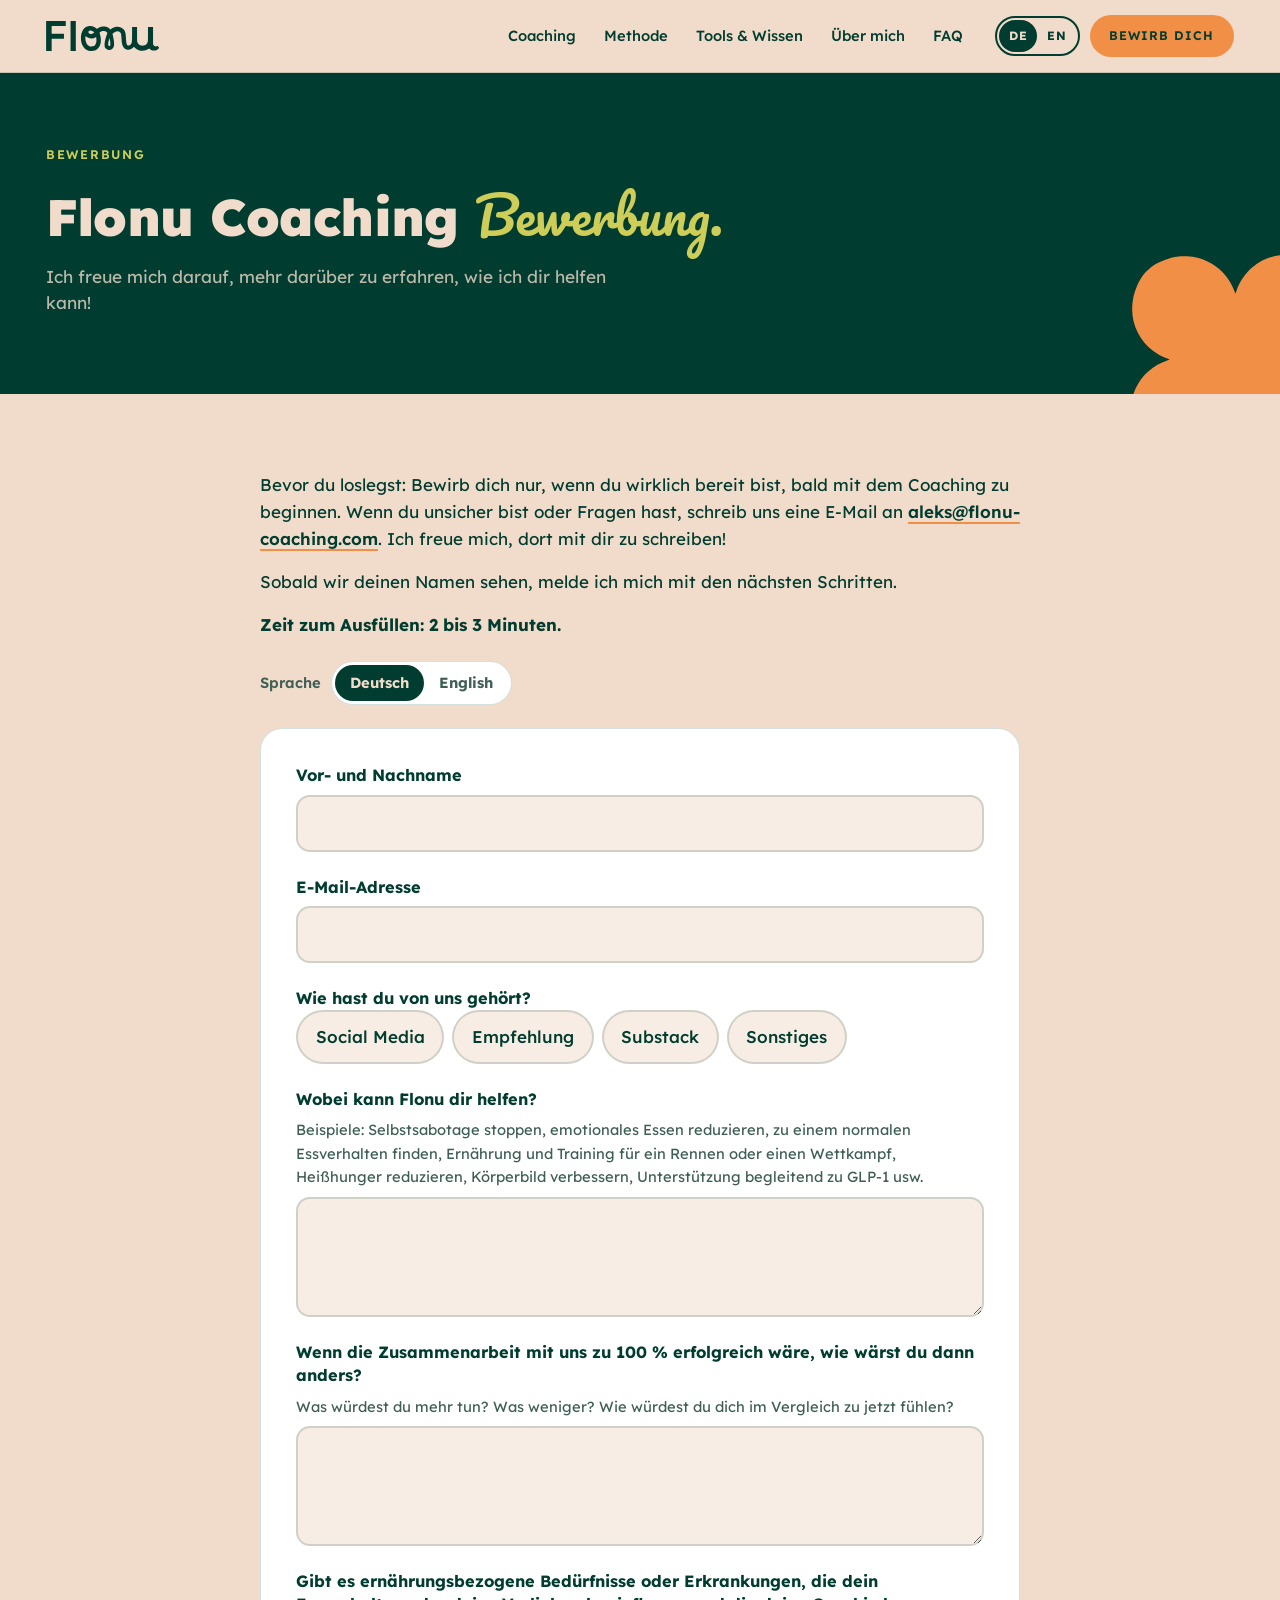
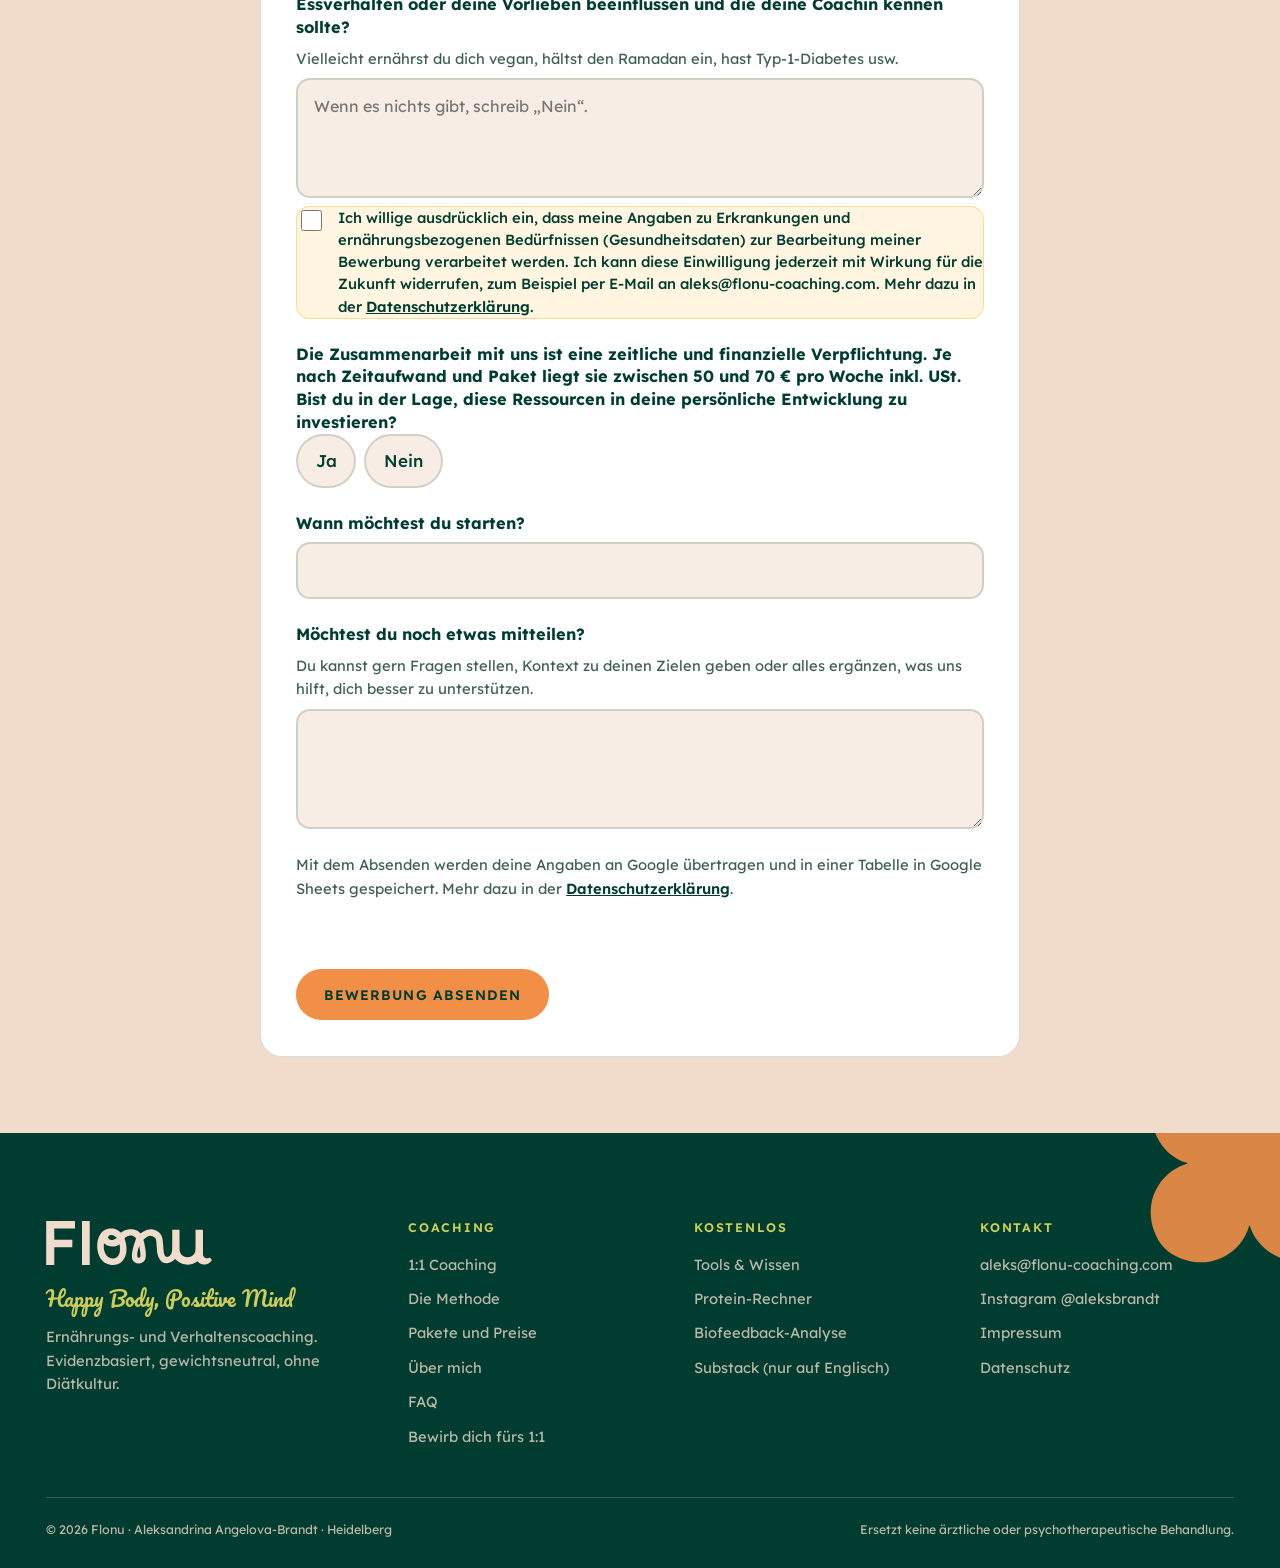
<file: bewerbung.html>
<!DOCTYPE html>
<html lang="de" data-lang="de" data-title-de="Bewerbung · Flonu" data-title-en="Application · Flonu">
<head>
<meta charset="utf-8">
<meta name="viewport" content="width=device-width, initial-scale=1, viewport-fit=cover">
<title>Bewerbung · Flonu</title>
<meta name="claude:viewport-fit-sides" content="cover">
<meta name="description" content="Bewirb dich fürs Flonu 1:1 Coaching. Das Formular dauert 2 bis 3 Minuten.">
<meta name="theme-color" content="#003d30">
<meta property="og:title" content="Bewerbung · Flonu">
<meta property="og:description" content="Bewirb dich fürs Flonu 1:1 Coaching. Das Formular dauert 2 bis 3 Minuten.">
<meta property="og:image" content="assets/img/hero-banana.webp">
<link rel="icon" type="image/png" href="assets/img/favicon.png">
<link rel="apple-touch-icon" href="assets/img/apple-touch-icon.png">
<link rel="preload" href="assets/fonts/lexend-var.woff2" as="font" type="font/woff2" crossorigin>
<link rel="stylesheet" href="assets/flonu.css">
<script>(function(){var l='de';try{var p=new URLSearchParams(location.search).get('lang');l=(p==='en')?'en':'de';}catch(e){}var r=document.documentElement;r.setAttribute('data-lang',l);r.setAttribute('lang',l);})();</script>
</head>
<body>
<a class="sr-only" href="#main"><span lang="de">Zum Inhalt springen</span><span lang="en">Skip to content</span></a>
<header class="site-header">
  <div class="wrap">
    <a class="brand" href="index.html" aria-label="Flonu"><svg aria-hidden="true" focusable="false" xmlns="http://www.w3.org/2000/svg" viewBox="0 0 1846 489"><path fill="currentColor" fill-rule="evenodd" d="M2.0 244.5L2.0 0.0L162.0 0.0L322.0 0.0L322.0 41.5L322.0 83.0L207.0 83.0L92.0 83.0L92.0 146.0L92.0 209.0L192.5 209.0L293.0 209.0L292.8 249.8L292.5 290.5L192.2 290.8L92.0 291.0L92.0 390.0L92.0 489.0L47.0 489.0L2.0 489.0L2.0 244.5ZM400.0 244.5L400.0 0.0L443.0 0.0L486.0 0.0L486.0 244.5L486.0 489.0L443.0 489.0L400.0 489.0L400.0 244.5ZM722.0 488.0C701.4 485.4 684.1 480.2 665.9 470.9C646.2 460.9 631.1 448.4 616.7 430.5C593.5 401.6 578.9 365.6 571.8 320.5C568.8 301.4 568.5 255.8 571.3 238.0C576.7 203.0 585.9 175.8 600.1 151.7C624.3 111.0 658.6 88.0 703.0 82.9C714.2 81.6 737.4 82.2 749.0 84.1C772.5 87.8 802.0 102.7 823.8 121.9L832.8 129.9L835.1 127.3C837.8 124.5 853.6 114.8 868.0 107.2C894.4 93.1 942.8 87.2 975.7 93.9C1003.3 99.6 1020.7 109.0 1042.5 130.4L1051.2 138.9L1061.4 131.1C1092.6 107.0 1119.0 95.9 1151.2 93.1C1203.3 88.8 1255.5 114.5 1279.7 156.5C1293.2 180.0 1298.7 206.3 1302.4 267.0C1306.7 334.6 1309.1 354.1 1315.5 373.0C1324.4 399.2 1339.7 406.0 1363.5 394.5C1380.9 386.1 1394.5 366.6 1399.6 342.7C1402.4 329.2 1403.0 306.5 1403.0 201.2L1403.0 96.0L1443.5 96.0L1483.9 96.0L1484.3 208.2C1484.6 331.8 1484.5 329.1 1490.9 347.7C1498.6 370.0 1514.5 387.4 1534.8 395.6C1556.1 404.2 1585.0 404.8 1607.3 397.1C1618.8 393.1 1627.1 387.9 1636.0 379.0C1645.7 369.3 1651.5 359.9 1655.9 346.9C1662.1 328.7 1662.0 330.6 1662.0 207.8L1662.0 96.0L1703.5 96.0L1745.0 96.0L1745.0 235.3C1745.0 387.5 1744.8 380.8 1750.7 391.0C1759.4 405.8 1773.9 414.0 1791.3 414.0C1800.6 414.0 1807.9 412.1 1814.5 407.9C1818.4 405.4 1819.5 405.1 1820.6 406.2C1823.5 409.2 1843.3 433.6 1843.7 434.7C1844.4 436.4 1835.9 447.2 1828.1 454.8C1815.1 467.4 1799.7 475.9 1782.0 480.2C1769.8 483.2 1748.8 483.3 1737.0 480.3C1718.6 475.6 1703.1 467.0 1690.7 454.4L1683.7 447.3L1675.7 452.6C1639.8 476.6 1595.4 488.2 1554.5 484.1C1513.1 479.9 1473.6 460.9 1444.7 431.1L1435.0 421.1L1427.2 429.1C1408.8 448.4 1385.0 461.3 1357.2 467.0C1327.1 473.1 1297.8 464.9 1277.5 444.5C1260.1 427.2 1247.6 402.6 1240.0 370.5C1235.3 350.5 1233.8 337.8 1231.0 289.5C1227.4 228.6 1224.9 210.5 1217.9 195.5C1210.5 179.6 1189.3 167.3 1166.0 165.4C1142.3 163.4 1112.1 178.9 1086.2 206.2L1082.9 209.7L1085.9 220.1C1092.2 242.1 1102.9 296.8 1107.0 328.0C1110.1 351.4 1110.8 384.7 1108.6 399.9C1102.0 444.3 1079.5 467.0 1037.8 471.0C1018.0 472.9 1000.9 468.6 985.6 457.6C978.7 452.7 968.3 442.0 964.4 435.8C957.7 425.2 954.7 409.8 954.7 386.0C954.7 358.4 959.9 326.5 971.1 285.2C975.5 268.8 990.7 223.0 996.8 207.5L1000.8 197.5L997.7 191.6C996.0 188.4 991.6 182.7 988.0 179.0C973.1 163.6 949.5 157.7 924.5 162.9C904.7 167.0 886.7 177.0 876.6 189.4L872.7 194.0L877.3 207.8C888.4 240.9 893.5 269.3 894.7 304.0C897.0 374.3 873.1 431.8 828.7 462.8C820.7 468.3 802.7 477.2 792.6 480.6C777.4 485.6 762.8 488.0 745.5 488.5C736.7 488.7 726.1 488.5 722.0 488.0ZM764.5 413.5C791.3 406.0 809.4 385.5 817.4 353.3C818.8 347.9 820.4 339.7 821.0 335.0C822.3 324.2 822.3 299.7 821.0 287.2C820.0 278.2 817.1 259.9 816.5 259.2C816.4 259.0 813.4 260.9 809.9 263.3C791.3 276.3 771.3 282.7 747.0 283.7C709.9 285.1 670.9 271.9 647.4 249.8C644.5 247.1 644.2 247.0 643.5 248.7C643.1 249.7 642.5 260.0 642.2 271.6C641.7 295.9 643.3 312.2 648.1 330.8C660.0 377.1 684.7 406.0 719.3 414.0C729.7 416.5 755.0 416.2 764.5 413.5ZM1040.0 407.1C1042.2 405.9 1044.4 403.5 1046.0 400.5C1048.2 396.1 1048.5 394.3 1048.8 379.6C1049.3 360.0 1048.4 350.5 1042.3 310.1L1037.5 278.7L1035.2 284.1C1028.4 299.5 1021.6 321.5 1017.4 341.5C1015.0 352.9 1014.6 356.8 1014.6 373.5C1014.5 394.2 1015.2 398.3 1019.9 403.4C1025.1 409.0 1033.5 410.6 1040.0 407.1ZM740.5 210.5C756.1 207.7 770.8 200.7 781.5 190.9L786.1 186.7L780.8 181.3C769.9 170.1 754.3 160.6 741.7 157.3C733.4 155.2 718.2 155.2 710.8 157.4C698.4 161.1 690.0 170.5 690.0 180.9C690.0 193.8 703.7 207.9 719.2 210.9C725.8 212.2 731.0 212.1 740.5 210.5Z"/></svg></a>
    <nav class="nav" id="site-nav" aria-label="Hauptnavigation">
      <a href="index.html"><span lang="de">Coaching</span><span lang="en">Coaching</span></a><a href="methode.html"><span lang="de">Methode</span><span lang="en">Method</span></a><a href="tools.html"><span lang="de">Tools &amp; Wissen</span><span lang="en">Tools &amp; knowledge</span></a><a href="index.html#ueber-mich"><span lang="de">Über mich</span><span lang="en">About</span></a><a href="index.html#faq"><span lang="de">FAQ</span><span lang="en">FAQ</span></a><a class="btn btn--mango nav-cta" href="bewerbung.html"><span lang="de">Bewirb dich</span><span lang="en">Apply now</span></a>
    </nav>
    <div class="header-tools">
      <div class="lang" role="group" aria-label="Sprache / Language">
        <button type="button" data-set-lang="de" aria-pressed="true">DE</button>
        <button type="button" data-set-lang="en" aria-pressed="false">EN</button>
      </div>
      <a class="btn btn--mango header-cta" href="bewerbung.html"><span lang="de">Bewirb dich</span><span lang="en">Apply now</span></a>
      <button class="menu-btn" type="button" aria-controls="site-nav" aria-expanded="false" aria-label="Menü">
        <svg viewBox="0 0 24 24" aria-hidden="true"><path d="M4 7h16M4 12h16M4 17h16" stroke="currentColor" stroke-width="2.4" stroke-linecap="round" fill="none"/></svg>
      </button>
    </div>
  </div>
</header>
<main id="main">
<section class="band band--moss tool-hero">
  <span class="shape shape--flower" aria-hidden="true" style="--c:var(--mango);width:min(20vw,210px);right:-60px;bottom:-70px"></span>
  <div class="wrap">
    <div class="stack" style="max-width:760px">
      <p class="label"><span lang="de">Bewerbung</span><span lang="en">Application</span></p>
      <h1><span lang="de">Flonu Coaching <span class="script">Bewerbung.</span></span><span lang="en">Flonu Coaching <span class="script">Application.</span></span></h1>
      <p class="lead"><span lang="de">Ich freue mich darauf, mehr darüber zu erfahren, wie ich dir helfen kann!</span><span lang="en">I’m excited to learn more about how I may be able to help you!</span></p>
    </div>
  </div>
</section>

<section class="band band--almond band--tight" id="formular">
  <div class="wrap">
    <div class="apply-card">
      <div class="stack">
        <p><span lang="de">Bevor du loslegst: Bewirb dich nur, wenn du wirklich bereit bist, bald mit dem Coaching zu beginnen. Wenn du unsicher bist oder Fragen hast, schreib uns eine E-Mail an <a class="textlink" href="mailto:aleks@flonu-coaching.com">aleks@flonu-coaching.com</a>. Ich freue mich, dort mit dir zu schreiben!</span><span lang="en">Before diving in: Apply if you are genuinely ready to begin coaching with me soon. If you’re unsure or have questions, reach out to us by email at <a class="textlink" href="mailto:aleks@flonu-coaching.com">aleks@flonu-coaching.com</a>, I’m happy to chat with you there!</span></p>
        <p><span lang="de">Sobald wir deinen Namen sehen, melde ich mich mit den nächsten Schritten.</span><span lang="en">Once we see your name come through, I’ll reach out with the next steps.</span></p>
        <p><strong><span lang="de">Zeit zum Ausfüllen: 2 bis 3 Minuten.</span><span lang="en">Time to fill out this form: 2-3 minutes.</span></strong></p>
      </div>
      <div class="form-lang"><span id="form-lang-label"><span lang="de">Sprache</span><span lang="en">Language</span></span>
        <div class="seg" role="group" aria-labelledby="form-lang-label">
          <button type="button" data-set-lang="de" aria-pressed="true">Deutsch</button>
          <button type="button" data-set-lang="en" aria-pressed="false">English</button>
        </div>
      </div>

      <form class="apply-form" id="apply-form" autocomplete="on">
        <div class="hp" aria-hidden="true"><label>Website <input type="text" name="website" tabindex="-1" autocomplete="off"></label></div>
      <div class="q">
        <label for="q1"><span lang="de">Vor- und Nachname</span><span lang="en">First and Last Name</span></label>
        <input type="text" id="q1" name="name" autocomplete="name" required>
      </div>
      <div class="q">
        <label for="q2"><span lang="de">E-Mail-Adresse</span><span lang="en">Email Address</span></label>
        <input type="email" id="q2" name="email" autocomplete="email" required>
      </div>
      <fieldset class="q">
        <legend><span lang="de">Wie hast du von uns gehört?</span><span lang="en">How did you hear about us?</span></legend>
        <div class="choices">
          <label class="choice"><input type="radio" name="heard" value="Social Media" required><span>Social Media</span></label>
          <label class="choice"><input type="radio" name="heard" value="Referral"><span><span lang="de">Empfehlung</span><span lang="en">Referral</span></span></label>
          <label class="choice"><input type="radio" name="heard" value="Substack"><span>Substack</span></label>
          <label class="choice"><input type="radio" name="heard" value="Other"><span><span lang="de">Sonstiges</span><span lang="en">Other</span></span></label>
        </div>
        <div data-other hidden>
          <input type="text" name="heard_other" data-other-input aria-label="Sonstiges / Other" data-ph-de="Wie dann?" data-ph-en="How then?">
        </div>
      </fieldset>
      <div class="q">
        <label for="q4"><span lang="de">Wobei kann Flonu dir helfen?</span><span lang="en">What are you hoping Flonu can help you with?</span></label>
        <p class="hint" id="h4"><span lang="de">Beispiele: Selbstsabotage stoppen, emotionales Essen reduzieren, zu einem normalen Essverhalten finden, Ernährung und Training für ein Rennen oder einen Wettkampf, Heißhunger reduzieren, Körperbild verbessern, Unterstützung begleitend zu GLP-1 usw.</span><span lang="en">Examples: stopping self-sabotage, reducing emotional eating, becoming a normal eater, fueling and training for a race/competition, reducing cravings, improving body image, support alongside GLP-1, etc.</span></p>
        <textarea id="q4" name="help" required aria-describedby="h4"></textarea>
      </div>
      <div class="q">
        <label for="q5"><span lang="de">Wenn die Zusammenarbeit mit uns zu 100 % erfolgreich wäre, wie wärst du dann anders?</span><span lang="en">If working with us was 100% successful, how would you be different?</span></label>
        <p class="hint" id="h5"><span lang="de">Was würdest du mehr tun? Was weniger? Wie würdest du dich im Vergleich zu jetzt fühlen?</span><span lang="en">What would you be doing more of? What would you be doing less of? How would you feel compared to now?</span></p>
        <textarea id="q5" name="success" required aria-describedby="h5"></textarea>
      </div>
      <div class="q">
        <label for="q6"><span lang="de">Gibt es ernährungsbezogene Bedürfnisse oder Erkrankungen, die dein Essverhalten oder deine Vorlieben beeinflussen und die deine Coachin kennen sollte?</span><span lang="en">Are there any food-related needs or medical conditions that impact your eating patterns or preferences, and that you’d like your coach to be aware of?</span></label>
        <p class="hint" id="h6"><span lang="de">Vielleicht ernährst du dich vegan, hältst den Ramadan ein, hast Typ-1-Diabetes usw.</span><span lang="en">Maybe you eat a vegan diet, observe Ramadan, have Type I Diabetes, etc.</span></p>
        <textarea id="q6" name="health" required aria-describedby="h6" data-ph-de="Wenn es nichts gibt, schreib „Nein“." data-ph-en="If there is nothing, write “No”."></textarea>
        <label class="consent"><input type="checkbox" name="consent_health" value="Yes" required><span><span lang="de">Ich willige ausdrücklich ein, dass meine Angaben zu Erkrankungen und ernährungsbezogenen Bedürfnissen (Gesundheitsdaten) zur Bearbeitung meiner Bewerbung verarbeitet werden. Ich kann diese Einwilligung jederzeit mit Wirkung für die Zukunft widerrufen, zum Beispiel per E-Mail an aleks@flonu-coaching.com. Mehr dazu in der <a href="datenschutz.html" target="_blank">Datenschutzerklärung</a>.</span><span lang="en">I expressly consent to my information about medical conditions and food-related needs (health data) being processed to handle my application. I can withdraw this consent at any time with effect for the future, for example by email to aleks@flonu-coaching.com. More in the <a href="datenschutz.html" target="_blank">privacy policy</a>.</span></span></label>
      </div>
      <fieldset class="q">
        <legend><span lang="de">Die Zusammenarbeit mit uns ist eine zeitliche und finanzielle Verpflichtung. Je nach Zeitaufwand und Paket liegt sie zwischen 50 und 70 € pro Woche inkl. USt. Bist du in der Lage, diese Ressourcen in deine persönliche Entwicklung zu investieren?</span><span lang="en">Working with us is a time and financial commitment, ranging between 50-70€ incl. VAT/week depending on the time commitment &amp; package. Are you in a position to invest these resources in your personal development?</span></legend>
        <div class="choices">
          <label class="choice"><input type="radio" name="invest" value="Yes" required><span><span lang="de">Ja</span><span lang="en">Yes</span></span></label>
          <label class="choice"><input type="radio" name="invest" value="No"><span><span lang="de">Nein</span><span lang="en">No</span></span></label>
        </div>
      </fieldset>
      <div class="q">
        <label for="q8"><span lang="de">Wann möchtest du starten?</span><span lang="en">When would you like to start?</span></label>
        <input type="text" id="q8" name="start" required>
      </div>
      <div class="q">
        <label for="q9"><span lang="de">Möchtest du noch etwas mitteilen?</span><span lang="en">Anything else you’d like to share?</span></label>
        <p class="hint" id="h9"><span lang="de">Du kannst gern Fragen stellen, Kontext zu deinen Zielen geben oder alles ergänzen, was uns hilft, dich besser zu unterstützen.</span><span lang="en">Feel free to add questions, context about your goals, or anything that would help us support you better.</span></p>
        <textarea id="q9" name="more" required aria-describedby="h9"></textarea>
      </div>

        <p class="form-note"><span lang="de">Mit dem Absenden werden deine Angaben an Google übertragen und in einer Tabelle in Google Sheets gespeichert. Mehr dazu in der <a href="datenschutz.html" target="_blank">Datenschutzerklärung</a>.</span><span lang="en">When you submit, your answers are sent to Google and stored in a spreadsheet in Google Sheets. More in the <a href="datenschutz.html" target="_blank">privacy policy</a>.</span></p>
        <p class="form-error" data-form-error aria-live="polite"></p>
        <div><button class="btn btn--mango" type="submit"><span lang="de">Bewerbung absenden</span><span lang="en">Send application</span></button></div>
      </form>

      <div class="apply-done" id="apply-done" hidden tabindex="-1">
        <h2><span lang="de">Danke für deine Bewerbung.</span><span lang="en">Thank you for your application.</span></h2>
        <p><span lang="de">Ich melde mich persönlich bei dir mit den nächsten Schritten.</span><span lang="en">I will reach out to you personally with the next steps.</span></p>
      </div>
    </div>
  </div>
</section>

</main>
<footer class="site-footer">
  <span class="shape shape--flower" aria-hidden="true"></span>
  <div class="wrap">
    <div class="footer-grid">
      <div class="footer-brand">
        <svg aria-hidden="true" focusable="false" xmlns="http://www.w3.org/2000/svg" viewBox="0 0 1846 489"><path fill="currentColor" fill-rule="evenodd" d="M2.0 244.5L2.0 0.0L162.0 0.0L322.0 0.0L322.0 41.5L322.0 83.0L207.0 83.0L92.0 83.0L92.0 146.0L92.0 209.0L192.5 209.0L293.0 209.0L292.8 249.8L292.5 290.5L192.2 290.8L92.0 291.0L92.0 390.0L92.0 489.0L47.0 489.0L2.0 489.0L2.0 244.5ZM400.0 244.5L400.0 0.0L443.0 0.0L486.0 0.0L486.0 244.5L486.0 489.0L443.0 489.0L400.0 489.0L400.0 244.5ZM722.0 488.0C701.4 485.4 684.1 480.2 665.9 470.9C646.2 460.9 631.1 448.4 616.7 430.5C593.5 401.6 578.9 365.6 571.8 320.5C568.8 301.4 568.5 255.8 571.3 238.0C576.7 203.0 585.9 175.8 600.1 151.7C624.3 111.0 658.6 88.0 703.0 82.9C714.2 81.6 737.4 82.2 749.0 84.1C772.5 87.8 802.0 102.7 823.8 121.9L832.8 129.9L835.1 127.3C837.8 124.5 853.6 114.8 868.0 107.2C894.4 93.1 942.8 87.2 975.7 93.9C1003.3 99.6 1020.7 109.0 1042.5 130.4L1051.2 138.9L1061.4 131.1C1092.6 107.0 1119.0 95.9 1151.2 93.1C1203.3 88.8 1255.5 114.5 1279.7 156.5C1293.2 180.0 1298.7 206.3 1302.4 267.0C1306.7 334.6 1309.1 354.1 1315.5 373.0C1324.4 399.2 1339.7 406.0 1363.5 394.5C1380.9 386.1 1394.5 366.6 1399.6 342.7C1402.4 329.2 1403.0 306.5 1403.0 201.2L1403.0 96.0L1443.5 96.0L1483.9 96.0L1484.3 208.2C1484.6 331.8 1484.5 329.1 1490.9 347.7C1498.6 370.0 1514.5 387.4 1534.8 395.6C1556.1 404.2 1585.0 404.8 1607.3 397.1C1618.8 393.1 1627.1 387.9 1636.0 379.0C1645.7 369.3 1651.5 359.9 1655.9 346.9C1662.1 328.7 1662.0 330.6 1662.0 207.8L1662.0 96.0L1703.5 96.0L1745.0 96.0L1745.0 235.3C1745.0 387.5 1744.8 380.8 1750.7 391.0C1759.4 405.8 1773.9 414.0 1791.3 414.0C1800.6 414.0 1807.9 412.1 1814.5 407.9C1818.4 405.4 1819.5 405.1 1820.6 406.2C1823.5 409.2 1843.3 433.6 1843.7 434.7C1844.4 436.4 1835.9 447.2 1828.1 454.8C1815.1 467.4 1799.7 475.9 1782.0 480.2C1769.8 483.2 1748.8 483.3 1737.0 480.3C1718.6 475.6 1703.1 467.0 1690.7 454.4L1683.7 447.3L1675.7 452.6C1639.8 476.6 1595.4 488.2 1554.5 484.1C1513.1 479.9 1473.6 460.9 1444.7 431.1L1435.0 421.1L1427.2 429.1C1408.8 448.4 1385.0 461.3 1357.2 467.0C1327.1 473.1 1297.8 464.9 1277.5 444.5C1260.1 427.2 1247.6 402.6 1240.0 370.5C1235.3 350.5 1233.8 337.8 1231.0 289.5C1227.4 228.6 1224.9 210.5 1217.9 195.5C1210.5 179.6 1189.3 167.3 1166.0 165.4C1142.3 163.4 1112.1 178.9 1086.2 206.2L1082.9 209.7L1085.9 220.1C1092.2 242.1 1102.9 296.8 1107.0 328.0C1110.1 351.4 1110.8 384.7 1108.6 399.9C1102.0 444.3 1079.5 467.0 1037.8 471.0C1018.0 472.9 1000.9 468.6 985.6 457.6C978.7 452.7 968.3 442.0 964.4 435.8C957.7 425.2 954.7 409.8 954.7 386.0C954.7 358.4 959.9 326.5 971.1 285.2C975.5 268.8 990.7 223.0 996.8 207.5L1000.8 197.5L997.7 191.6C996.0 188.4 991.6 182.7 988.0 179.0C973.1 163.6 949.5 157.7 924.5 162.9C904.7 167.0 886.7 177.0 876.6 189.4L872.7 194.0L877.3 207.8C888.4 240.9 893.5 269.3 894.7 304.0C897.0 374.3 873.1 431.8 828.7 462.8C820.7 468.3 802.7 477.2 792.6 480.6C777.4 485.6 762.8 488.0 745.5 488.5C736.7 488.7 726.1 488.5 722.0 488.0ZM764.5 413.5C791.3 406.0 809.4 385.5 817.4 353.3C818.8 347.9 820.4 339.7 821.0 335.0C822.3 324.2 822.3 299.7 821.0 287.2C820.0 278.2 817.1 259.9 816.5 259.2C816.4 259.0 813.4 260.9 809.9 263.3C791.3 276.3 771.3 282.7 747.0 283.7C709.9 285.1 670.9 271.9 647.4 249.8C644.5 247.1 644.2 247.0 643.5 248.7C643.1 249.7 642.5 260.0 642.2 271.6C641.7 295.9 643.3 312.2 648.1 330.8C660.0 377.1 684.7 406.0 719.3 414.0C729.7 416.5 755.0 416.2 764.5 413.5ZM1040.0 407.1C1042.2 405.9 1044.4 403.5 1046.0 400.5C1048.2 396.1 1048.5 394.3 1048.8 379.6C1049.3 360.0 1048.4 350.5 1042.3 310.1L1037.5 278.7L1035.2 284.1C1028.4 299.5 1021.6 321.5 1017.4 341.5C1015.0 352.9 1014.6 356.8 1014.6 373.5C1014.5 394.2 1015.2 398.3 1019.9 403.4C1025.1 409.0 1033.5 410.6 1040.0 407.1ZM740.5 210.5C756.1 207.7 770.8 200.7 781.5 190.9L786.1 186.7L780.8 181.3C769.9 170.1 754.3 160.6 741.7 157.3C733.4 155.2 718.2 155.2 710.8 157.4C698.4 161.1 690.0 170.5 690.0 180.9C690.0 193.8 703.7 207.9 719.2 210.9C725.8 212.2 731.0 212.1 740.5 210.5Z"/></svg>
        <span class="script">Happy Body, Positive Mind</span>
        <p class="small muted" style="margin-top:.8rem;max-width:34ch"><span lang="de">Ernährungs- und Verhaltenscoaching. Evidenzbasiert, gewichtsneutral, ohne Diätkultur.</span><span lang="en">Nutrition and behaviour change coaching. Evidence-based, weight-neutral, no diet culture.</span></p>
      </div>
      <div class="footer-col">
        <h4>Coaching</h4>
        <ul>
          <li><a href="index.html"><span lang="de">1:1 Coaching</span><span lang="en">1:1 coaching</span></a></li>
          <li><a href="methode.html"><span lang="de">Die Methode</span><span lang="en">The method</span></a></li>
          <li><a href="methode.html#pakete"><span lang="de">Pakete und Preise</span><span lang="en">Plans and pricing</span></a></li>
          <li><a href="index.html#ueber-mich"><span lang="de">Über mich</span><span lang="en">About me</span></a></li>
          <li><a href="index.html#faq">FAQ</a></li>
          <li><a href="bewerbung.html"><span lang="de">Bewirb dich fürs 1:1</span><span lang="en">Apply for 1:1 coaching</span></a></li>
        </ul>
      </div>
      <div class="footer-col">
        <h4><span lang="de">Kostenlos</span><span lang="en">Free</span></h4>
        <ul>
          <li><a href="tools.html"><span lang="de">Tools &amp; Wissen</span><span lang="en">Tools &amp; knowledge</span></a></li>
          <li><a href="protein-rechner.html"><span lang="de">Protein-Rechner</span><span lang="en">Protein calculator</span></a></li>
          <li><a href="biofeedback.html"><span lang="de">Biofeedback-Analyse</span><span lang="en">Biofeedback check</span></a></li>
          <li><a href="https://eattoflourish.substack.com/?utm_campaign=pub&amp;utm_medium=web" target="_blank" rel="noopener">Substack<span class="muted small"> (<span lang="de">nur auf Englisch</span><span lang="en">English only</span>)</span></a></li>
        </ul>
      </div>
      <div class="footer-col">
        <h4><span lang="de">Kontakt</span><span lang="en">Contact</span></h4>
        <ul>
          <li><a href="mailto:aleks@flonu-coaching.com">aleks@flonu-coaching.com</a></li>
          <li><a href="https://www.instagram.com/aleksbrandt" target="_blank" rel="noopener">Instagram @aleksbrandt</a></li>
          <li><a href="impressum.html">Impressum</a></li>
          <li><a href="datenschutz.html"><span lang="de">Datenschutz</span><span lang="en">Privacy policy</span></a></li>
        </ul>
      </div>
    </div>
    <div class="footer-bottom">
      <span>© <span data-year>2026</span> Flonu · Aleksandrina Angelova-Brandt · Heidelberg</span>
      <span><span lang="de">Ersetzt keine ärztliche oder psychotherapeutische Behandlung.</span><span lang="en">Does not replace medical or psychotherapeutic treatment.</span></span>
    </div>
  </div>
</footer>
<script src="assets/flonu.js"></script>
<script src="assets/apply.js"></script>
</body>
</html>
</file>
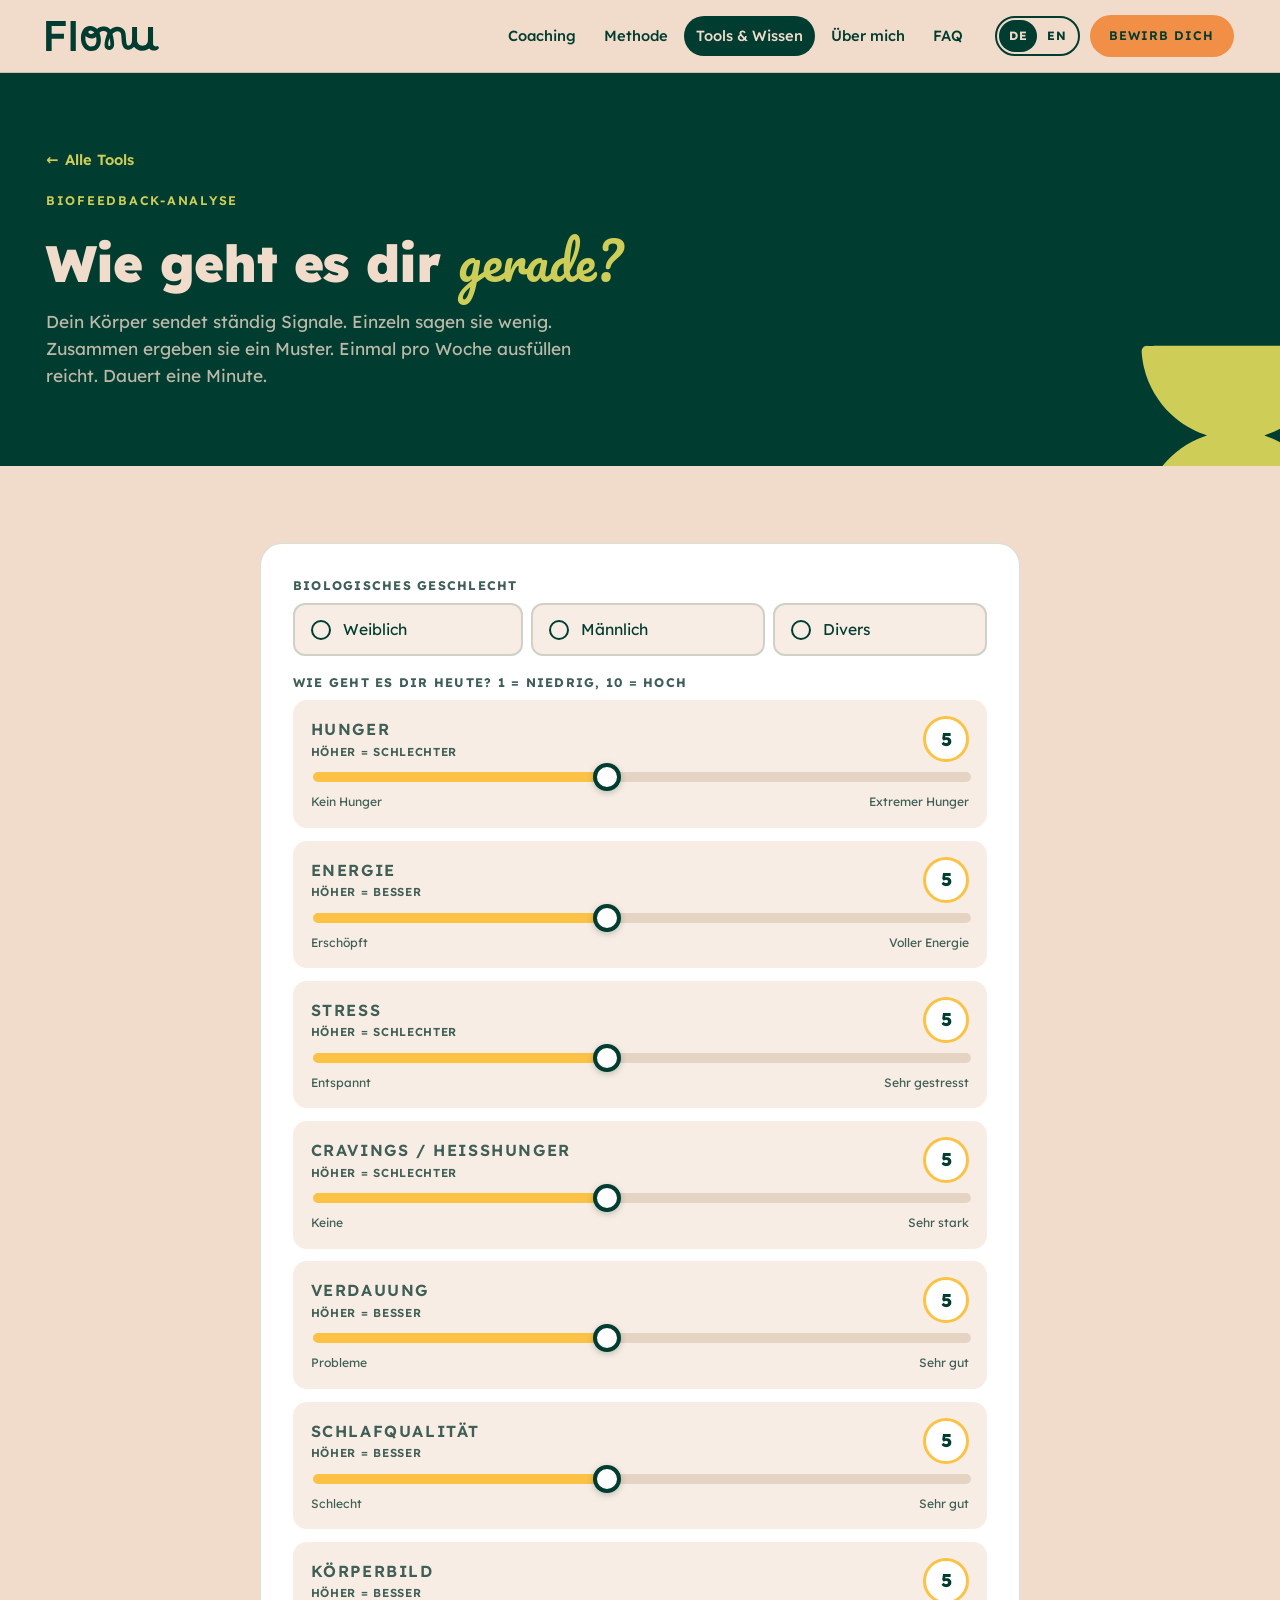
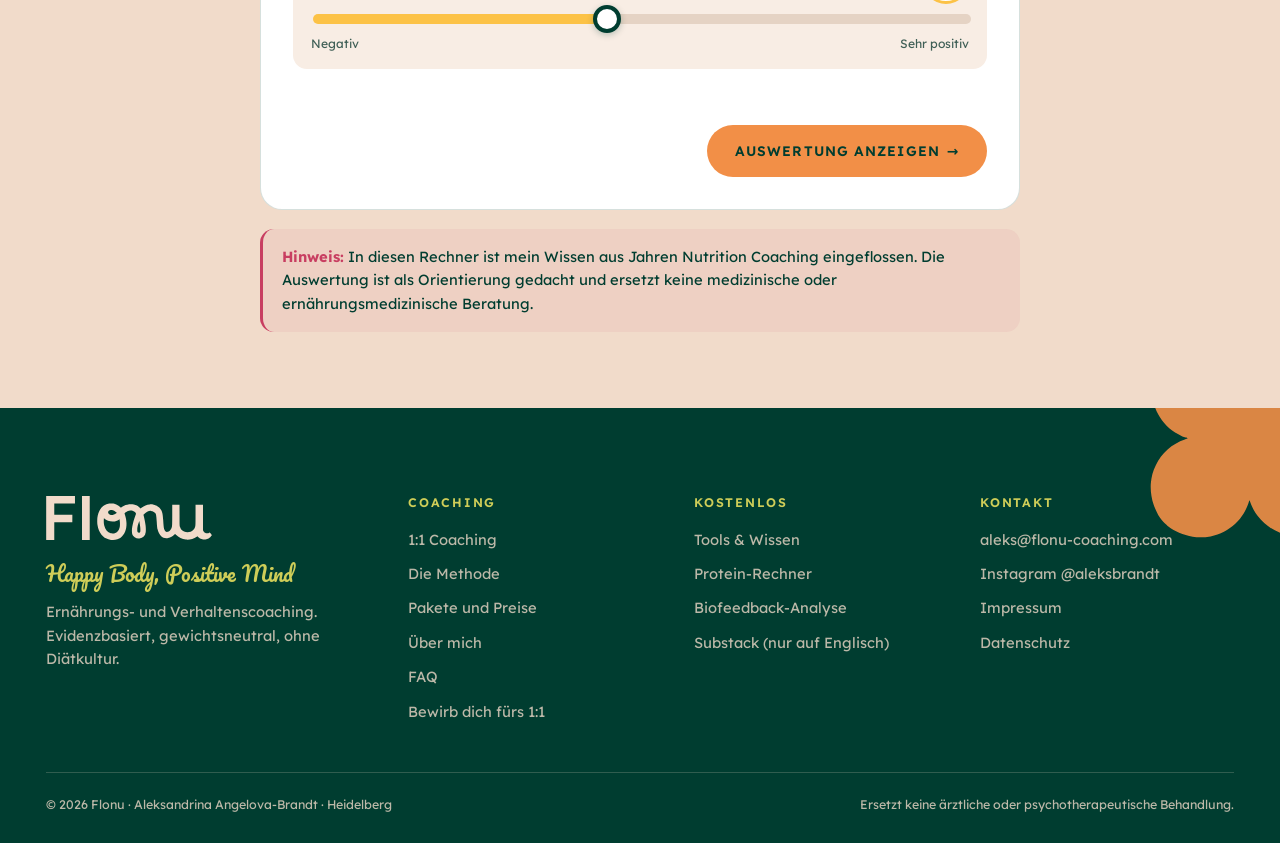
<file: biofeedback.html>
<!DOCTYPE html>
<html lang="de" data-lang="de" data-title-de="Biofeedback-Analyse · Flonu" data-title-en="Biofeedback check · Flonu">
<head>
<meta charset="utf-8">
<meta name="viewport" content="width=device-width, initial-scale=1, viewport-fit=cover">
<title>Biofeedback-Analyse · Flonu</title>
<meta name="claude:viewport-fit-sides" content="cover">
<meta name="description" content="Hunger, Energie, Stress, Cravings, Verdauung, Schlaf und Körperbild: Die Flonu Biofeedback-Analyse zeigt dir, welches Muster dahintersteckt, mit konkreten Schritten und Evidenz.">
<meta name="theme-color" content="#003d30">
<meta property="og:title" content="Biofeedback-Analyse · Flonu">
<meta property="og:description" content="Hunger, Energie, Stress, Cravings, Verdauung, Schlaf und Körperbild: Die Flonu Biofeedback-Analyse zeigt dir, welches Muster dahintersteckt, mit konkreten Schritten und Evidenz.">
<meta property="og:image" content="assets/img/hero-banana.webp">
<link rel="icon" type="image/png" href="assets/img/favicon.png">
<link rel="apple-touch-icon" href="assets/img/apple-touch-icon.png">
<link rel="preload" href="assets/fonts/lexend-var.woff2" as="font" type="font/woff2" crossorigin>
<link rel="stylesheet" href="assets/flonu.css">
<script>(function(){var l='de';try{var p=new URLSearchParams(location.search).get('lang');l=(p==='en')?'en':'de';}catch(e){}var r=document.documentElement;r.setAttribute('data-lang',l);r.setAttribute('lang',l);})();</script>
</head>
<body>
<a class="sr-only" href="#main"><span lang="de">Zum Inhalt springen</span><span lang="en">Skip to content</span></a>
<header class="site-header">
  <div class="wrap">
    <a class="brand" href="index.html" aria-label="Flonu"><svg aria-hidden="true" focusable="false" xmlns="http://www.w3.org/2000/svg" viewBox="0 0 1846 489"><path fill="currentColor" fill-rule="evenodd" d="M2.0 244.5L2.0 0.0L162.0 0.0L322.0 0.0L322.0 41.5L322.0 83.0L207.0 83.0L92.0 83.0L92.0 146.0L92.0 209.0L192.5 209.0L293.0 209.0L292.8 249.8L292.5 290.5L192.2 290.8L92.0 291.0L92.0 390.0L92.0 489.0L47.0 489.0L2.0 489.0L2.0 244.5ZM400.0 244.5L400.0 0.0L443.0 0.0L486.0 0.0L486.0 244.5L486.0 489.0L443.0 489.0L400.0 489.0L400.0 244.5ZM722.0 488.0C701.4 485.4 684.1 480.2 665.9 470.9C646.2 460.9 631.1 448.4 616.7 430.5C593.5 401.6 578.9 365.6 571.8 320.5C568.8 301.4 568.5 255.8 571.3 238.0C576.7 203.0 585.9 175.8 600.1 151.7C624.3 111.0 658.6 88.0 703.0 82.9C714.2 81.6 737.4 82.2 749.0 84.1C772.5 87.8 802.0 102.7 823.8 121.9L832.8 129.9L835.1 127.3C837.8 124.5 853.6 114.8 868.0 107.2C894.4 93.1 942.8 87.2 975.7 93.9C1003.3 99.6 1020.7 109.0 1042.5 130.4L1051.2 138.9L1061.4 131.1C1092.6 107.0 1119.0 95.9 1151.2 93.1C1203.3 88.8 1255.5 114.5 1279.7 156.5C1293.2 180.0 1298.7 206.3 1302.4 267.0C1306.7 334.6 1309.1 354.1 1315.5 373.0C1324.4 399.2 1339.7 406.0 1363.5 394.5C1380.9 386.1 1394.5 366.6 1399.6 342.7C1402.4 329.2 1403.0 306.5 1403.0 201.2L1403.0 96.0L1443.5 96.0L1483.9 96.0L1484.3 208.2C1484.6 331.8 1484.5 329.1 1490.9 347.7C1498.6 370.0 1514.5 387.4 1534.8 395.6C1556.1 404.2 1585.0 404.8 1607.3 397.1C1618.8 393.1 1627.1 387.9 1636.0 379.0C1645.7 369.3 1651.5 359.9 1655.9 346.9C1662.1 328.7 1662.0 330.6 1662.0 207.8L1662.0 96.0L1703.5 96.0L1745.0 96.0L1745.0 235.3C1745.0 387.5 1744.8 380.8 1750.7 391.0C1759.4 405.8 1773.9 414.0 1791.3 414.0C1800.6 414.0 1807.9 412.1 1814.5 407.9C1818.4 405.4 1819.5 405.1 1820.6 406.2C1823.5 409.2 1843.3 433.6 1843.7 434.7C1844.4 436.4 1835.9 447.2 1828.1 454.8C1815.1 467.4 1799.7 475.9 1782.0 480.2C1769.8 483.2 1748.8 483.3 1737.0 480.3C1718.6 475.6 1703.1 467.0 1690.7 454.4L1683.7 447.3L1675.7 452.6C1639.8 476.6 1595.4 488.2 1554.5 484.1C1513.1 479.9 1473.6 460.9 1444.7 431.1L1435.0 421.1L1427.2 429.1C1408.8 448.4 1385.0 461.3 1357.2 467.0C1327.1 473.1 1297.8 464.9 1277.5 444.5C1260.1 427.2 1247.6 402.6 1240.0 370.5C1235.3 350.5 1233.8 337.8 1231.0 289.5C1227.4 228.6 1224.9 210.5 1217.9 195.5C1210.5 179.6 1189.3 167.3 1166.0 165.4C1142.3 163.4 1112.1 178.9 1086.2 206.2L1082.9 209.7L1085.9 220.1C1092.2 242.1 1102.9 296.8 1107.0 328.0C1110.1 351.4 1110.8 384.7 1108.6 399.9C1102.0 444.3 1079.5 467.0 1037.8 471.0C1018.0 472.9 1000.9 468.6 985.6 457.6C978.7 452.7 968.3 442.0 964.4 435.8C957.7 425.2 954.7 409.8 954.7 386.0C954.7 358.4 959.9 326.5 971.1 285.2C975.5 268.8 990.7 223.0 996.8 207.5L1000.8 197.5L997.7 191.6C996.0 188.4 991.6 182.7 988.0 179.0C973.1 163.6 949.5 157.7 924.5 162.9C904.7 167.0 886.7 177.0 876.6 189.4L872.7 194.0L877.3 207.8C888.4 240.9 893.5 269.3 894.7 304.0C897.0 374.3 873.1 431.8 828.7 462.8C820.7 468.3 802.7 477.2 792.6 480.6C777.4 485.6 762.8 488.0 745.5 488.5C736.7 488.7 726.1 488.5 722.0 488.0ZM764.5 413.5C791.3 406.0 809.4 385.5 817.4 353.3C818.8 347.9 820.4 339.7 821.0 335.0C822.3 324.2 822.3 299.7 821.0 287.2C820.0 278.2 817.1 259.9 816.5 259.2C816.4 259.0 813.4 260.9 809.9 263.3C791.3 276.3 771.3 282.7 747.0 283.7C709.9 285.1 670.9 271.9 647.4 249.8C644.5 247.1 644.2 247.0 643.5 248.7C643.1 249.7 642.5 260.0 642.2 271.6C641.7 295.9 643.3 312.2 648.1 330.8C660.0 377.1 684.7 406.0 719.3 414.0C729.7 416.5 755.0 416.2 764.5 413.5ZM1040.0 407.1C1042.2 405.9 1044.4 403.5 1046.0 400.5C1048.2 396.1 1048.5 394.3 1048.8 379.6C1049.3 360.0 1048.4 350.5 1042.3 310.1L1037.5 278.7L1035.2 284.1C1028.4 299.5 1021.6 321.5 1017.4 341.5C1015.0 352.9 1014.6 356.8 1014.6 373.5C1014.5 394.2 1015.2 398.3 1019.9 403.4C1025.1 409.0 1033.5 410.6 1040.0 407.1ZM740.5 210.5C756.1 207.7 770.8 200.7 781.5 190.9L786.1 186.7L780.8 181.3C769.9 170.1 754.3 160.6 741.7 157.3C733.4 155.2 718.2 155.2 710.8 157.4C698.4 161.1 690.0 170.5 690.0 180.9C690.0 193.8 703.7 207.9 719.2 210.9C725.8 212.2 731.0 212.1 740.5 210.5Z"/></svg></a>
    <nav class="nav" id="site-nav" aria-label="Hauptnavigation">
      <a href="index.html"><span lang="de">Coaching</span><span lang="en">Coaching</span></a><a href="methode.html"><span lang="de">Methode</span><span lang="en">Method</span></a><a href="tools.html" aria-current="page"><span lang="de">Tools &amp; Wissen</span><span lang="en">Tools &amp; knowledge</span></a><a href="index.html#ueber-mich"><span lang="de">Über mich</span><span lang="en">About</span></a><a href="index.html#faq"><span lang="de">FAQ</span><span lang="en">FAQ</span></a><a class="btn btn--mango nav-cta" href="bewerbung.html"><span lang="de">Bewirb dich</span><span lang="en">Apply now</span></a>
    </nav>
    <div class="header-tools">
      <div class="lang" role="group" aria-label="Sprache / Language">
        <button type="button" data-set-lang="de" aria-pressed="true">DE</button>
        <button type="button" data-set-lang="en" aria-pressed="false">EN</button>
      </div>
      <a class="btn btn--mango header-cta" href="bewerbung.html"><span lang="de">Bewirb dich</span><span lang="en">Apply now</span></a>
      <button class="menu-btn" type="button" aria-controls="site-nav" aria-expanded="false" aria-label="Menü">
        <svg viewBox="0 0 24 24" aria-hidden="true"><path d="M4 7h16M4 12h16M4 17h16" stroke="currentColor" stroke-width="2.4" stroke-linecap="round" fill="none"/></svg>
      </button>
    </div>
  </div>
</header>
<main id="main">
<section class="band band--moss tool-hero">
  <span class="shape shape--hourglass" aria-hidden="true" style="--c:var(--celery);width:min(18vw,190px);right:-50px;bottom:-60px"></span>
  <div class="wrap">
    <a class="back" href="tools.html">← <span lang="de">Alle Tools</span><span lang="en">All tools</span></a>
    <div class="stack" style="max-width:760px">
      <p class="label"><span lang="de">Biofeedback-Analyse</span><span lang="en">Biofeedback check</span></p>
      <h1><span lang="de">Wie geht es dir <span class="script">gerade?</span></span><span lang="en">How are you <span class="script">right now?</span></span></h1>
      <p class="lead"><span lang="de">Dein Körper sendet ständig Signale. Einzeln sagen sie wenig. Zusammen ergeben sie ein Muster. Einmal pro Woche ausfüllen reicht. Dauert eine Minute.</span><span lang="en">Your body sends signals all the time. Alone they say little. Together they form a pattern. Once a week is enough. It takes a minute.</span></p>
    </div>
  </div>
</section>

<section class="band band--almond band--tight">
  <div class="wrap">
    <div class="tool-shell" data-bio>
      <div class="panel" data-bio-input>
        <div class="field">
          <span class="flabel"><span lang="de">Biologisches Geschlecht</span><span lang="en">Biological sex</span></span>
          <div class="options" data-group="gender">
            <button class="opt" type="button" data-val="female" aria-pressed="false"><span class="dot"></span><span lang="de">Weiblich</span><span lang="en">Female</span></button>
            <button class="opt" type="button" data-val="male" aria-pressed="false"><span class="dot"></span><span lang="de">Männlich</span><span lang="en">Male</span></button>
            <button class="opt" type="button" data-val="diverse" aria-pressed="false"><span class="dot"></span><span lang="de">Divers</span><span lang="en">Diverse</span></button>
          </div>
        </div>
        <div class="field">
          <span class="flabel"><span lang="de">Wie geht es dir heute? 1 = niedrig, 10 = hoch</span><span lang="en">How are you today? 1 = low, 10 = high</span></span>
          <div class="sliders" data-sliders></div>
        </div>
        <p class="err" data-bio-err aria-live="polite"></p>
        <div class="nav-row"><span></span><button class="btn btn--mango" type="button" data-analyze><span lang="de">Auswertung anzeigen</span><span lang="en">Show my results</span> →</button></div>
      </div>

      <div class="stack" data-bio-results hidden>
        <div class="panel">
          <p class="label"><span lang="de">Deine Auswertung</span><span lang="en">Your results</span></p>
          <h2 data-bio-sub></h2>
          <div class="bf-cards" data-bio-cards></div>
        </div>
        <div class="nav-row">
          <button class="btn btn--line" type="button" data-bio-reset>← <span lang="de">Neue Eingabe</span><span lang="en">Start again</span></button>
          <a class="btn btn--moss" href="tools.html#praeventiv"><span lang="de">Zu Präventives Essen</span><span lang="en">Preventive eating</span></a>
        </div>
      </div>

      <p class="disclaimer"><b><span lang="de">Hinweis:</span><span lang="en">Note:</span></b> <span lang="de">In diesen Rechner ist mein Wissen aus Jahren Nutrition Coaching eingeflossen. Die Auswertung ist als Orientierung gedacht und ersetzt keine medizinische oder ernährungsmedizinische Beratung.</span><span lang="en">This check is built on years of my nutrition coaching experience. The results are meant as orientation and do not replace medical or clinical nutrition advice.</span></p>
    </div>
  </div>
</section>

</main>
<footer class="site-footer">
  <span class="shape shape--flower" aria-hidden="true"></span>
  <div class="wrap">
    <div class="footer-grid">
      <div class="footer-brand">
        <svg aria-hidden="true" focusable="false" xmlns="http://www.w3.org/2000/svg" viewBox="0 0 1846 489"><path fill="currentColor" fill-rule="evenodd" d="M2.0 244.5L2.0 0.0L162.0 0.0L322.0 0.0L322.0 41.5L322.0 83.0L207.0 83.0L92.0 83.0L92.0 146.0L92.0 209.0L192.5 209.0L293.0 209.0L292.8 249.8L292.5 290.5L192.2 290.8L92.0 291.0L92.0 390.0L92.0 489.0L47.0 489.0L2.0 489.0L2.0 244.5ZM400.0 244.5L400.0 0.0L443.0 0.0L486.0 0.0L486.0 244.5L486.0 489.0L443.0 489.0L400.0 489.0L400.0 244.5ZM722.0 488.0C701.4 485.4 684.1 480.2 665.9 470.9C646.2 460.9 631.1 448.4 616.7 430.5C593.5 401.6 578.9 365.6 571.8 320.5C568.8 301.4 568.5 255.8 571.3 238.0C576.7 203.0 585.9 175.8 600.1 151.7C624.3 111.0 658.6 88.0 703.0 82.9C714.2 81.6 737.4 82.2 749.0 84.1C772.5 87.8 802.0 102.7 823.8 121.9L832.8 129.9L835.1 127.3C837.8 124.5 853.6 114.8 868.0 107.2C894.4 93.1 942.8 87.2 975.7 93.9C1003.3 99.6 1020.7 109.0 1042.5 130.4L1051.2 138.9L1061.4 131.1C1092.6 107.0 1119.0 95.9 1151.2 93.1C1203.3 88.8 1255.5 114.5 1279.7 156.5C1293.2 180.0 1298.7 206.3 1302.4 267.0C1306.7 334.6 1309.1 354.1 1315.5 373.0C1324.4 399.2 1339.7 406.0 1363.5 394.5C1380.9 386.1 1394.5 366.6 1399.6 342.7C1402.4 329.2 1403.0 306.5 1403.0 201.2L1403.0 96.0L1443.5 96.0L1483.9 96.0L1484.3 208.2C1484.6 331.8 1484.5 329.1 1490.9 347.7C1498.6 370.0 1514.5 387.4 1534.8 395.6C1556.1 404.2 1585.0 404.8 1607.3 397.1C1618.8 393.1 1627.1 387.9 1636.0 379.0C1645.7 369.3 1651.5 359.9 1655.9 346.9C1662.1 328.7 1662.0 330.6 1662.0 207.8L1662.0 96.0L1703.5 96.0L1745.0 96.0L1745.0 235.3C1745.0 387.5 1744.8 380.8 1750.7 391.0C1759.4 405.8 1773.9 414.0 1791.3 414.0C1800.6 414.0 1807.9 412.1 1814.5 407.9C1818.4 405.4 1819.5 405.1 1820.6 406.2C1823.5 409.2 1843.3 433.6 1843.7 434.7C1844.4 436.4 1835.9 447.2 1828.1 454.8C1815.1 467.4 1799.7 475.9 1782.0 480.2C1769.8 483.2 1748.8 483.3 1737.0 480.3C1718.6 475.6 1703.1 467.0 1690.7 454.4L1683.7 447.3L1675.7 452.6C1639.8 476.6 1595.4 488.2 1554.5 484.1C1513.1 479.9 1473.6 460.9 1444.7 431.1L1435.0 421.1L1427.2 429.1C1408.8 448.4 1385.0 461.3 1357.2 467.0C1327.1 473.1 1297.8 464.9 1277.5 444.5C1260.1 427.2 1247.6 402.6 1240.0 370.5C1235.3 350.5 1233.8 337.8 1231.0 289.5C1227.4 228.6 1224.9 210.5 1217.9 195.5C1210.5 179.6 1189.3 167.3 1166.0 165.4C1142.3 163.4 1112.1 178.9 1086.2 206.2L1082.9 209.7L1085.9 220.1C1092.2 242.1 1102.9 296.8 1107.0 328.0C1110.1 351.4 1110.8 384.7 1108.6 399.9C1102.0 444.3 1079.5 467.0 1037.8 471.0C1018.0 472.9 1000.9 468.6 985.6 457.6C978.7 452.7 968.3 442.0 964.4 435.8C957.7 425.2 954.7 409.8 954.7 386.0C954.7 358.4 959.9 326.5 971.1 285.2C975.5 268.8 990.7 223.0 996.8 207.5L1000.8 197.5L997.7 191.6C996.0 188.4 991.6 182.7 988.0 179.0C973.1 163.6 949.5 157.7 924.5 162.9C904.7 167.0 886.7 177.0 876.6 189.4L872.7 194.0L877.3 207.8C888.4 240.9 893.5 269.3 894.7 304.0C897.0 374.3 873.1 431.8 828.7 462.8C820.7 468.3 802.7 477.2 792.6 480.6C777.4 485.6 762.8 488.0 745.5 488.5C736.7 488.7 726.1 488.5 722.0 488.0ZM764.5 413.5C791.3 406.0 809.4 385.5 817.4 353.3C818.8 347.9 820.4 339.7 821.0 335.0C822.3 324.2 822.3 299.7 821.0 287.2C820.0 278.2 817.1 259.9 816.5 259.2C816.4 259.0 813.4 260.9 809.9 263.3C791.3 276.3 771.3 282.7 747.0 283.7C709.9 285.1 670.9 271.9 647.4 249.8C644.5 247.1 644.2 247.0 643.5 248.7C643.1 249.7 642.5 260.0 642.2 271.6C641.7 295.9 643.3 312.2 648.1 330.8C660.0 377.1 684.7 406.0 719.3 414.0C729.7 416.5 755.0 416.2 764.5 413.5ZM1040.0 407.1C1042.2 405.9 1044.4 403.5 1046.0 400.5C1048.2 396.1 1048.5 394.3 1048.8 379.6C1049.3 360.0 1048.4 350.5 1042.3 310.1L1037.5 278.7L1035.2 284.1C1028.4 299.5 1021.6 321.5 1017.4 341.5C1015.0 352.9 1014.6 356.8 1014.6 373.5C1014.5 394.2 1015.2 398.3 1019.9 403.4C1025.1 409.0 1033.5 410.6 1040.0 407.1ZM740.5 210.5C756.1 207.7 770.8 200.7 781.5 190.9L786.1 186.7L780.8 181.3C769.9 170.1 754.3 160.6 741.7 157.3C733.4 155.2 718.2 155.2 710.8 157.4C698.4 161.1 690.0 170.5 690.0 180.9C690.0 193.8 703.7 207.9 719.2 210.9C725.8 212.2 731.0 212.1 740.5 210.5Z"/></svg>
        <span class="script">Happy Body, Positive Mind</span>
        <p class="small muted" style="margin-top:.8rem;max-width:34ch"><span lang="de">Ernährungs- und Verhaltenscoaching. Evidenzbasiert, gewichtsneutral, ohne Diätkultur.</span><span lang="en">Nutrition and behaviour change coaching. Evidence-based, weight-neutral, no diet culture.</span></p>
      </div>
      <div class="footer-col">
        <h4>Coaching</h4>
        <ul>
          <li><a href="index.html"><span lang="de">1:1 Coaching</span><span lang="en">1:1 coaching</span></a></li>
          <li><a href="methode.html"><span lang="de">Die Methode</span><span lang="en">The method</span></a></li>
          <li><a href="methode.html#pakete"><span lang="de">Pakete und Preise</span><span lang="en">Plans and pricing</span></a></li>
          <li><a href="index.html#ueber-mich"><span lang="de">Über mich</span><span lang="en">About me</span></a></li>
          <li><a href="index.html#faq">FAQ</a></li>
          <li><a href="bewerbung.html"><span lang="de">Bewirb dich fürs 1:1</span><span lang="en">Apply for 1:1 coaching</span></a></li>
        </ul>
      </div>
      <div class="footer-col">
        <h4><span lang="de">Kostenlos</span><span lang="en">Free</span></h4>
        <ul>
          <li><a href="tools.html"><span lang="de">Tools &amp; Wissen</span><span lang="en">Tools &amp; knowledge</span></a></li>
          <li><a href="protein-rechner.html"><span lang="de">Protein-Rechner</span><span lang="en">Protein calculator</span></a></li>
          <li><a href="biofeedback.html"><span lang="de">Biofeedback-Analyse</span><span lang="en">Biofeedback check</span></a></li>
          <li><a href="https://eattoflourish.substack.com/?utm_campaign=pub&amp;utm_medium=web" target="_blank" rel="noopener">Substack<span class="muted small"> (<span lang="de">nur auf Englisch</span><span lang="en">English only</span>)</span></a></li>
        </ul>
      </div>
      <div class="footer-col">
        <h4><span lang="de">Kontakt</span><span lang="en">Contact</span></h4>
        <ul>
          <li><a href="mailto:aleks@flonu-coaching.com">aleks@flonu-coaching.com</a></li>
          <li><a href="https://www.instagram.com/aleksbrandt" target="_blank" rel="noopener">Instagram @aleksbrandt</a></li>
          <li><a href="impressum.html">Impressum</a></li>
          <li><a href="datenschutz.html"><span lang="de">Datenschutz</span><span lang="en">Privacy policy</span></a></li>
        </ul>
      </div>
    </div>
    <div class="footer-bottom">
      <span>© <span data-year>2026</span> Flonu · Aleksandrina Angelova-Brandt · Heidelberg</span>
      <span><span lang="de">Ersetzt keine ärztliche oder psychotherapeutische Behandlung.</span><span lang="en">Does not replace medical or psychotherapeutic treatment.</span></span>
    </div>
  </div>
</footer>
<script src="assets/flonu.js"></script>
<script src="assets/biofeedback.js"></script>
</body>
</html>
</file>
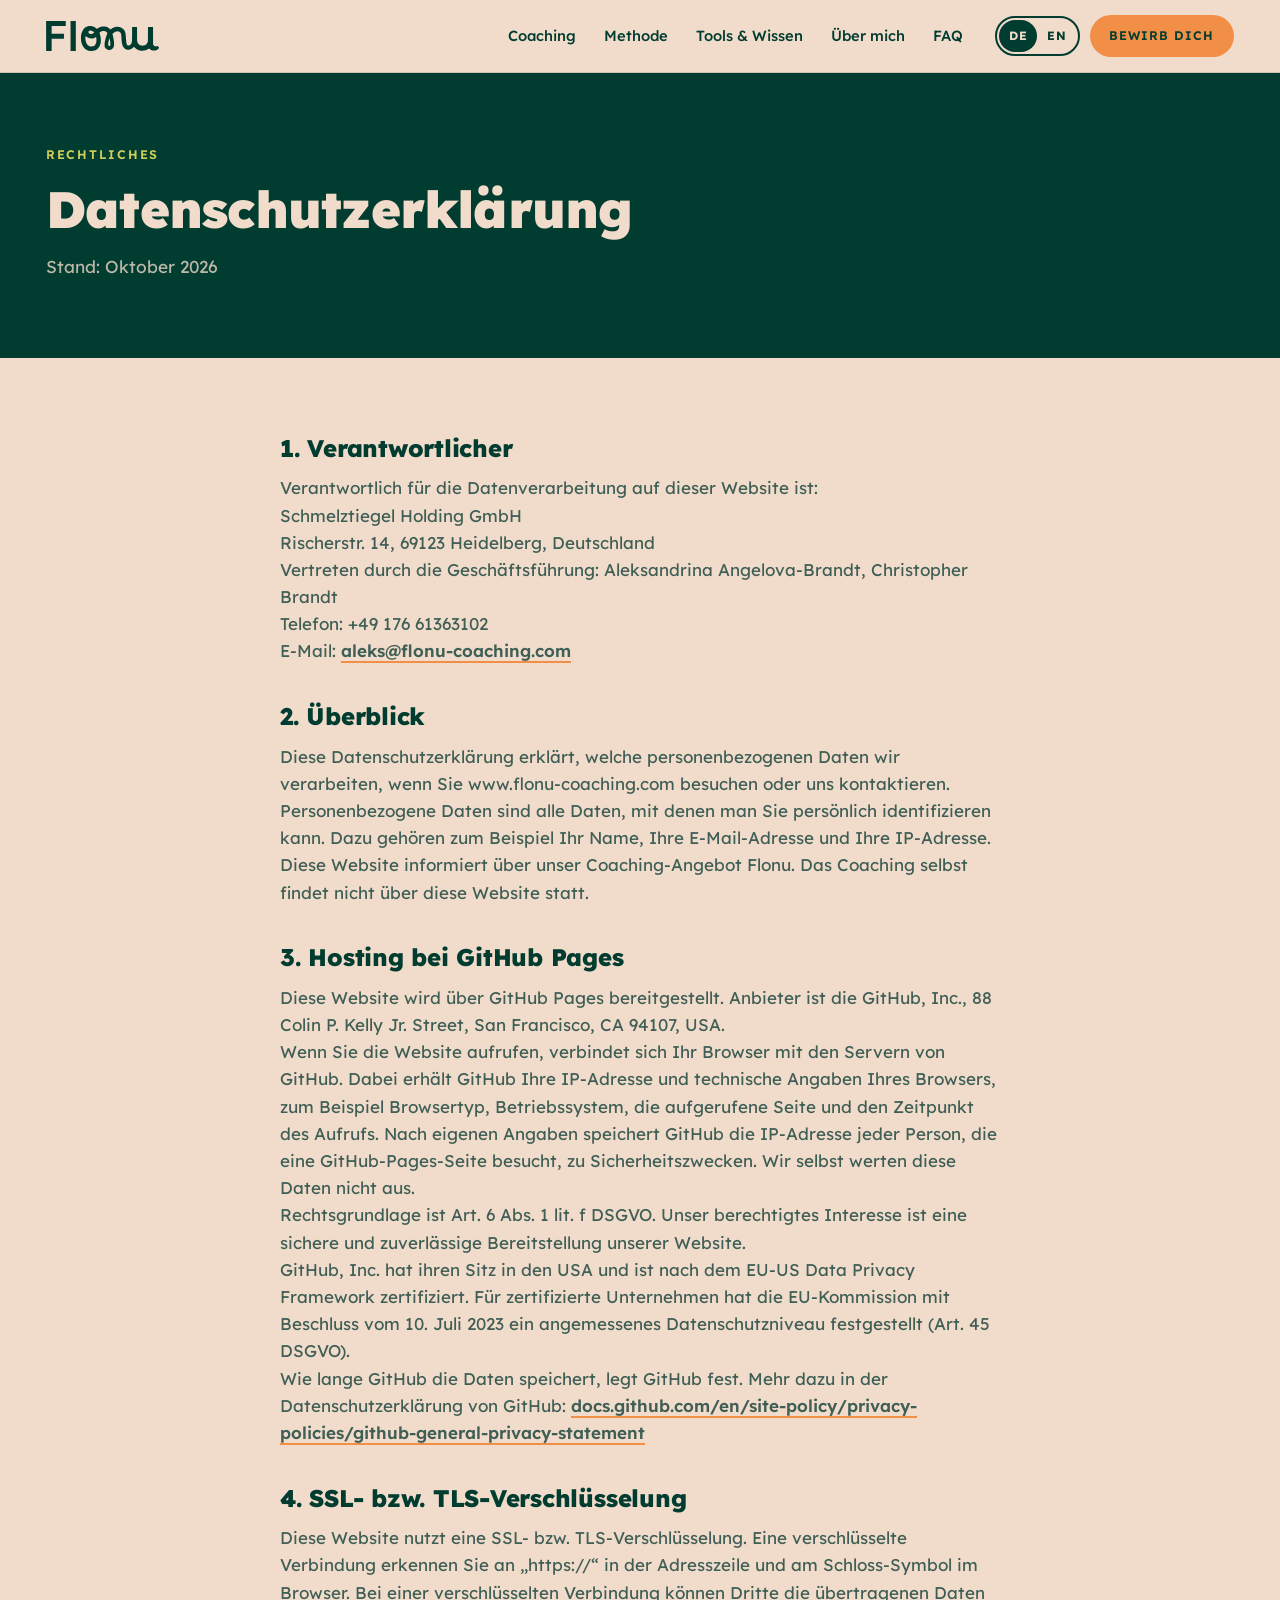
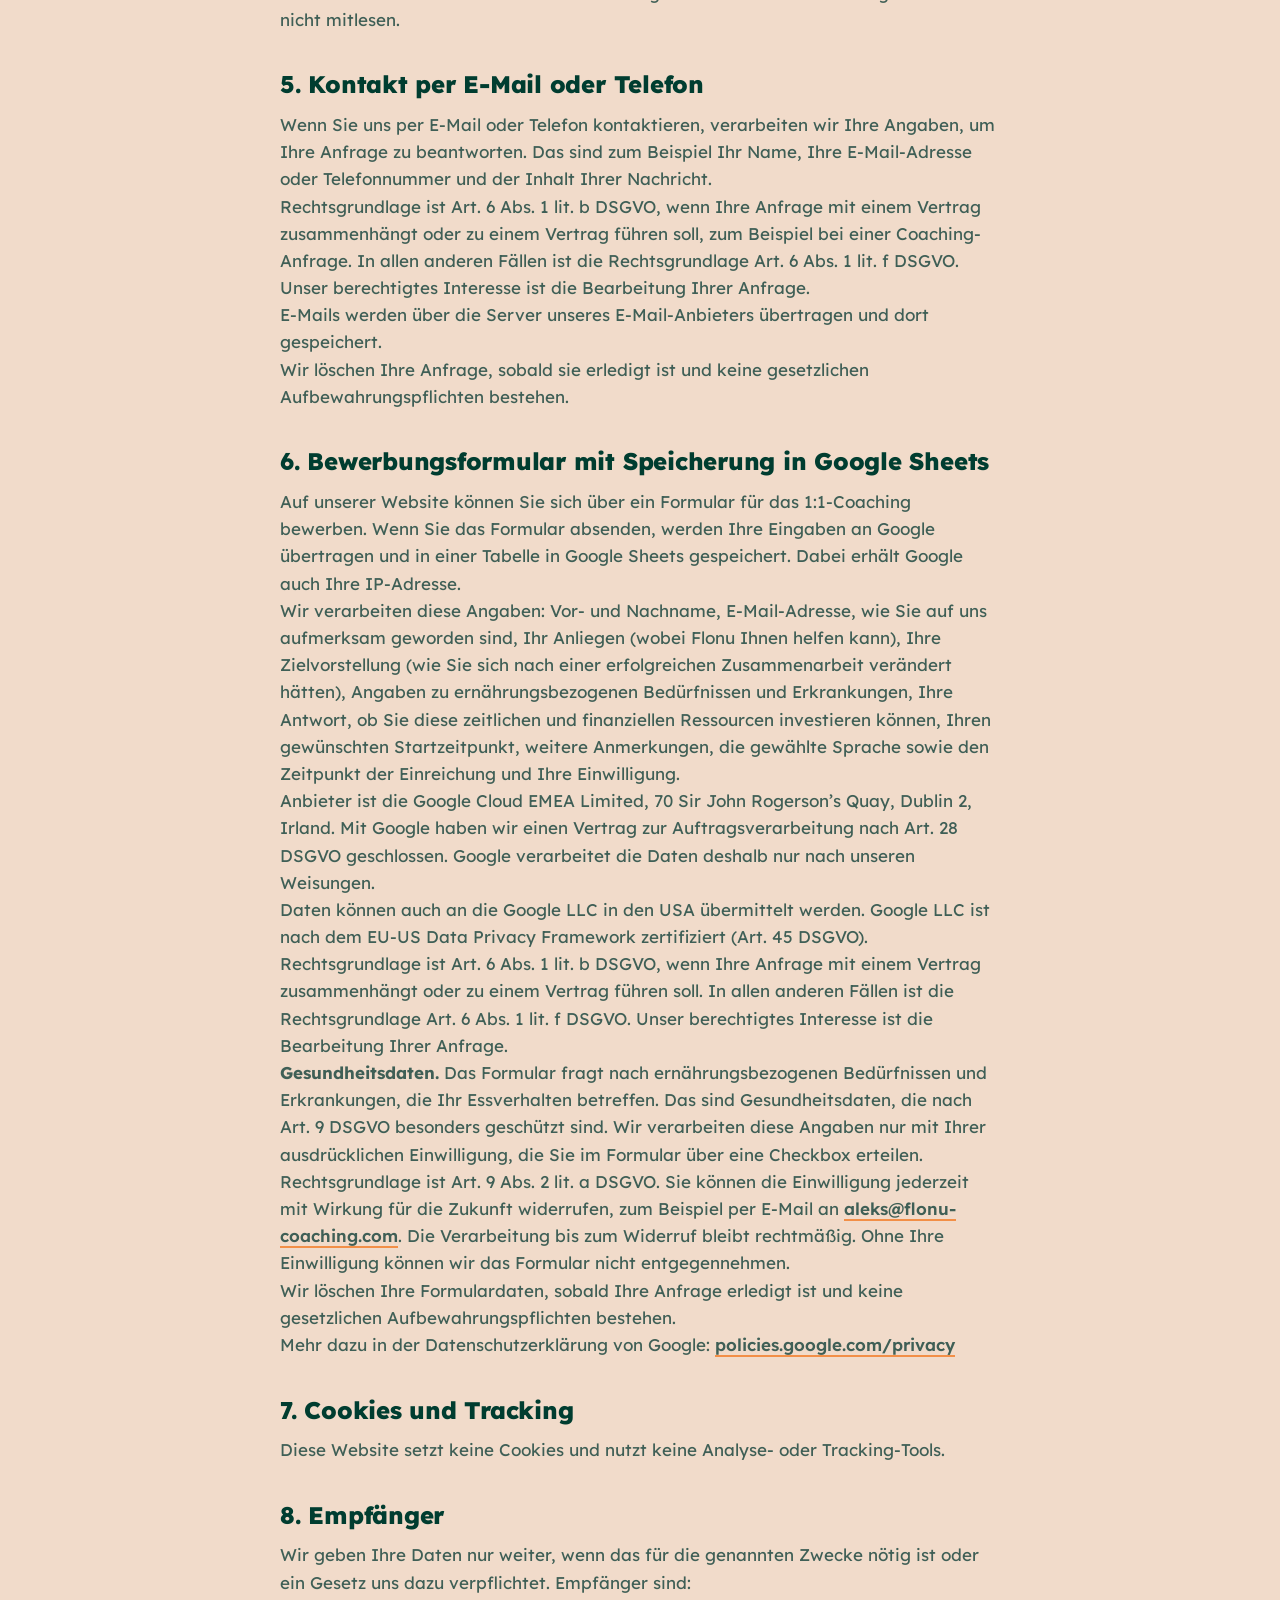
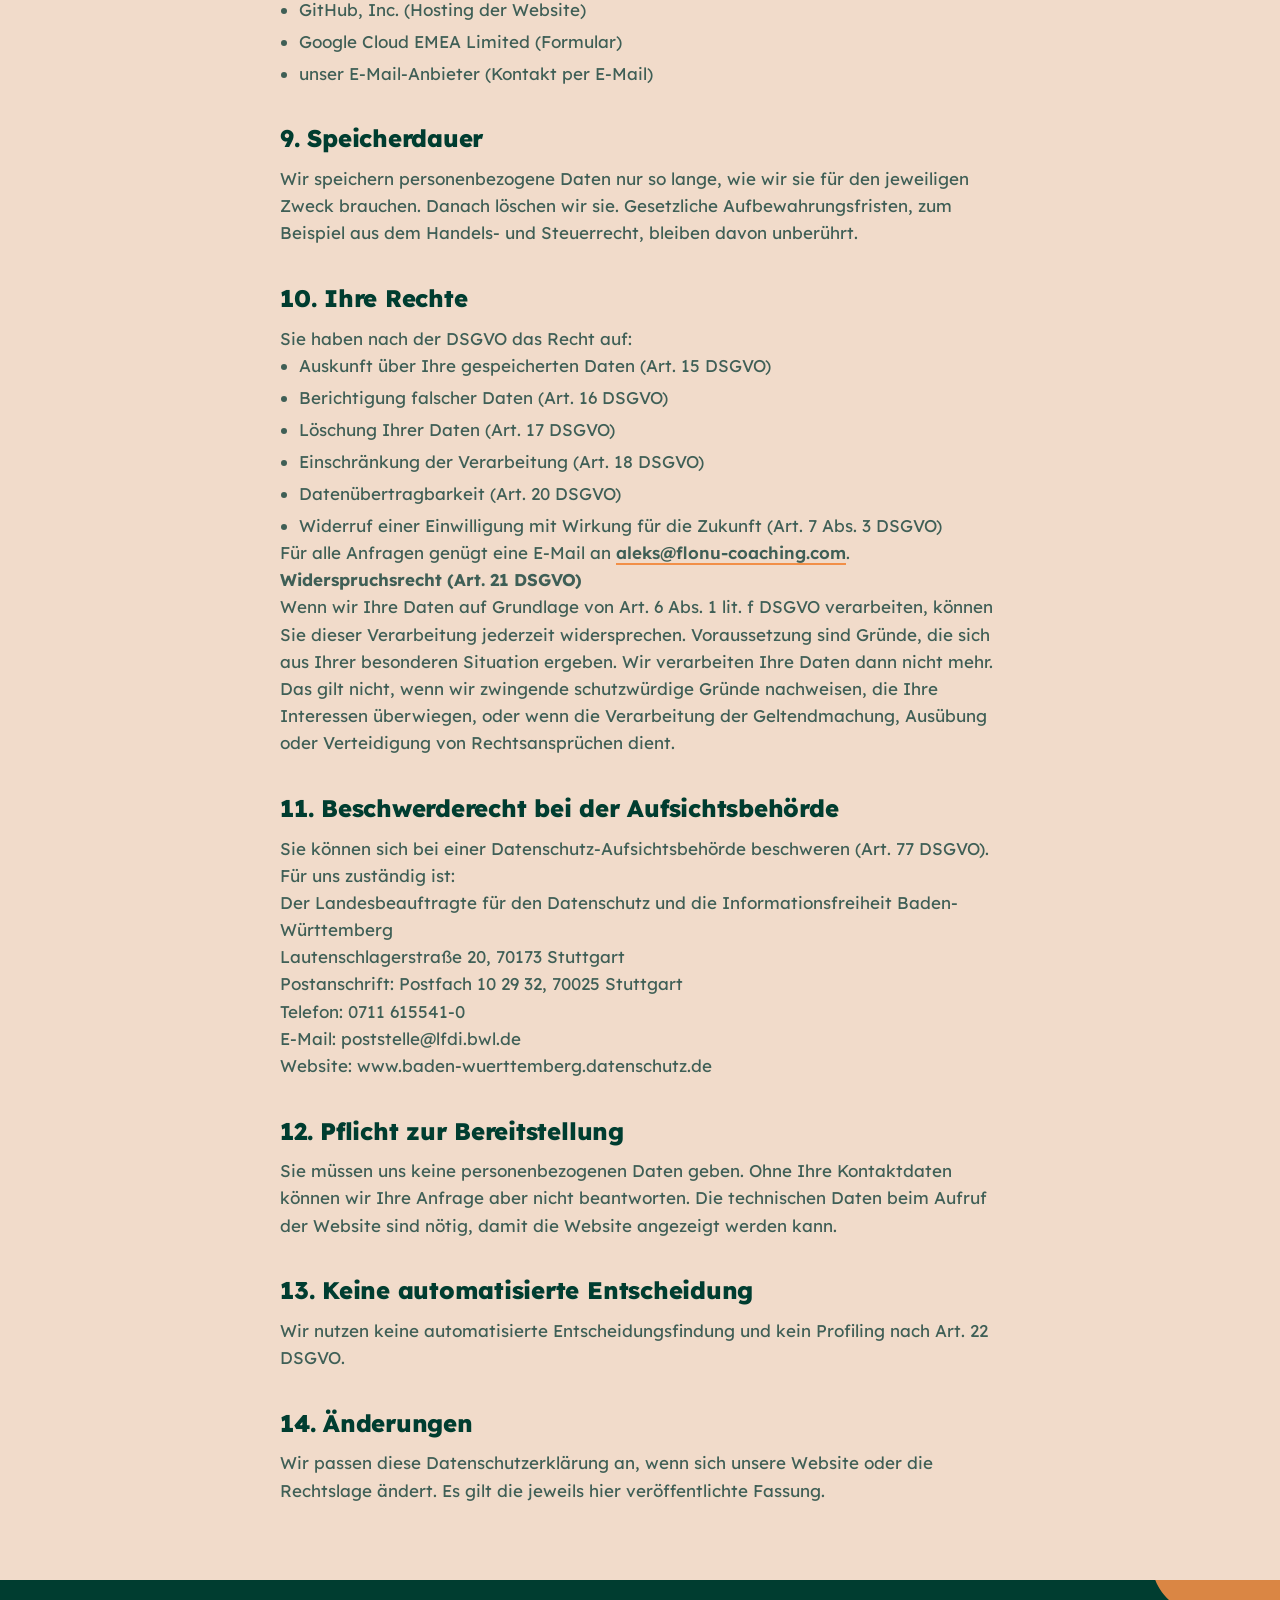
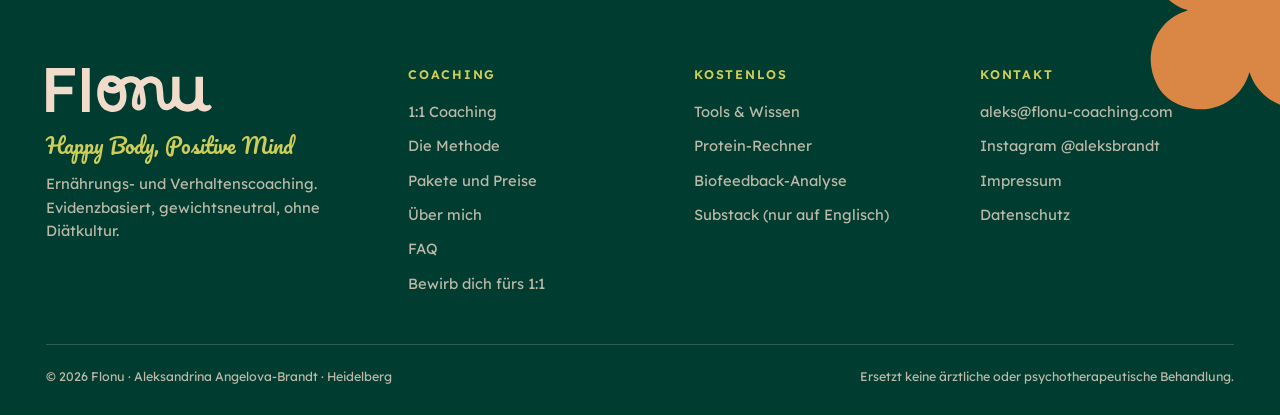
<file: datenschutz.html>
<!DOCTYPE html>
<html lang="de" data-lang="de" data-title-de="Datenschutzerklärung · Flonu" data-title-en="Privacy policy · Flonu">
<head>
<meta charset="utf-8">
<meta name="viewport" content="width=device-width, initial-scale=1, viewport-fit=cover">
<title>Datenschutzerklärung · Flonu</title>
<meta name="claude:viewport-fit-sides" content="cover">
<meta name="description" content="Datenschutzerklärung von Flonu, einem Angebot der Schmelztiegel Holding GmbH.">
<meta name="theme-color" content="#003d30">
<meta property="og:title" content="Datenschutzerklärung · Flonu">
<meta property="og:description" content="Datenschutzerklärung von Flonu, einem Angebot der Schmelztiegel Holding GmbH.">
<meta property="og:image" content="assets/img/hero-banana.webp">
<link rel="icon" type="image/png" href="assets/img/favicon.png">
<link rel="apple-touch-icon" href="assets/img/apple-touch-icon.png">
<link rel="preload" href="assets/fonts/lexend-var.woff2" as="font" type="font/woff2" crossorigin>
<link rel="stylesheet" href="assets/flonu.css">
<script>(function(){var l='de';try{var p=new URLSearchParams(location.search).get('lang');l=(p==='en')?'en':'de';}catch(e){}var r=document.documentElement;r.setAttribute('data-lang',l);r.setAttribute('lang',l);})();</script>
</head>
<body>
<a class="sr-only" href="#main"><span lang="de">Zum Inhalt springen</span><span lang="en">Skip to content</span></a>
<header class="site-header">
  <div class="wrap">
    <a class="brand" href="index.html" aria-label="Flonu"><svg aria-hidden="true" focusable="false" xmlns="http://www.w3.org/2000/svg" viewBox="0 0 1846 489"><path fill="currentColor" fill-rule="evenodd" d="M2.0 244.5L2.0 0.0L162.0 0.0L322.0 0.0L322.0 41.5L322.0 83.0L207.0 83.0L92.0 83.0L92.0 146.0L92.0 209.0L192.5 209.0L293.0 209.0L292.8 249.8L292.5 290.5L192.2 290.8L92.0 291.0L92.0 390.0L92.0 489.0L47.0 489.0L2.0 489.0L2.0 244.5ZM400.0 244.5L400.0 0.0L443.0 0.0L486.0 0.0L486.0 244.5L486.0 489.0L443.0 489.0L400.0 489.0L400.0 244.5ZM722.0 488.0C701.4 485.4 684.1 480.2 665.9 470.9C646.2 460.9 631.1 448.4 616.7 430.5C593.5 401.6 578.9 365.6 571.8 320.5C568.8 301.4 568.5 255.8 571.3 238.0C576.7 203.0 585.9 175.8 600.1 151.7C624.3 111.0 658.6 88.0 703.0 82.9C714.2 81.6 737.4 82.2 749.0 84.1C772.5 87.8 802.0 102.7 823.8 121.9L832.8 129.9L835.1 127.3C837.8 124.5 853.6 114.8 868.0 107.2C894.4 93.1 942.8 87.2 975.7 93.9C1003.3 99.6 1020.7 109.0 1042.5 130.4L1051.2 138.9L1061.4 131.1C1092.6 107.0 1119.0 95.9 1151.2 93.1C1203.3 88.8 1255.5 114.5 1279.7 156.5C1293.2 180.0 1298.7 206.3 1302.4 267.0C1306.7 334.6 1309.1 354.1 1315.5 373.0C1324.4 399.2 1339.7 406.0 1363.5 394.5C1380.9 386.1 1394.5 366.6 1399.6 342.7C1402.4 329.2 1403.0 306.5 1403.0 201.2L1403.0 96.0L1443.5 96.0L1483.9 96.0L1484.3 208.2C1484.6 331.8 1484.5 329.1 1490.9 347.7C1498.6 370.0 1514.5 387.4 1534.8 395.6C1556.1 404.2 1585.0 404.8 1607.3 397.1C1618.8 393.1 1627.1 387.9 1636.0 379.0C1645.7 369.3 1651.5 359.9 1655.9 346.9C1662.1 328.7 1662.0 330.6 1662.0 207.8L1662.0 96.0L1703.5 96.0L1745.0 96.0L1745.0 235.3C1745.0 387.5 1744.8 380.8 1750.7 391.0C1759.4 405.8 1773.9 414.0 1791.3 414.0C1800.6 414.0 1807.9 412.1 1814.5 407.9C1818.4 405.4 1819.5 405.1 1820.6 406.2C1823.5 409.2 1843.3 433.6 1843.7 434.7C1844.4 436.4 1835.9 447.2 1828.1 454.8C1815.1 467.4 1799.7 475.9 1782.0 480.2C1769.8 483.2 1748.8 483.3 1737.0 480.3C1718.6 475.6 1703.1 467.0 1690.7 454.4L1683.7 447.3L1675.7 452.6C1639.8 476.6 1595.4 488.2 1554.5 484.1C1513.1 479.9 1473.6 460.9 1444.7 431.1L1435.0 421.1L1427.2 429.1C1408.8 448.4 1385.0 461.3 1357.2 467.0C1327.1 473.1 1297.8 464.9 1277.5 444.5C1260.1 427.2 1247.6 402.6 1240.0 370.5C1235.3 350.5 1233.8 337.8 1231.0 289.5C1227.4 228.6 1224.9 210.5 1217.9 195.5C1210.5 179.6 1189.3 167.3 1166.0 165.4C1142.3 163.4 1112.1 178.9 1086.2 206.2L1082.9 209.7L1085.9 220.1C1092.2 242.1 1102.9 296.8 1107.0 328.0C1110.1 351.4 1110.8 384.7 1108.6 399.9C1102.0 444.3 1079.5 467.0 1037.8 471.0C1018.0 472.9 1000.9 468.6 985.6 457.6C978.7 452.7 968.3 442.0 964.4 435.8C957.7 425.2 954.7 409.8 954.7 386.0C954.7 358.4 959.9 326.5 971.1 285.2C975.5 268.8 990.7 223.0 996.8 207.5L1000.8 197.5L997.7 191.6C996.0 188.4 991.6 182.7 988.0 179.0C973.1 163.6 949.5 157.7 924.5 162.9C904.7 167.0 886.7 177.0 876.6 189.4L872.7 194.0L877.3 207.8C888.4 240.9 893.5 269.3 894.7 304.0C897.0 374.3 873.1 431.8 828.7 462.8C820.7 468.3 802.7 477.2 792.6 480.6C777.4 485.6 762.8 488.0 745.5 488.5C736.7 488.7 726.1 488.5 722.0 488.0ZM764.5 413.5C791.3 406.0 809.4 385.5 817.4 353.3C818.8 347.9 820.4 339.7 821.0 335.0C822.3 324.2 822.3 299.7 821.0 287.2C820.0 278.2 817.1 259.9 816.5 259.2C816.4 259.0 813.4 260.9 809.9 263.3C791.3 276.3 771.3 282.7 747.0 283.7C709.9 285.1 670.9 271.9 647.4 249.8C644.5 247.1 644.2 247.0 643.5 248.7C643.1 249.7 642.5 260.0 642.2 271.6C641.7 295.9 643.3 312.2 648.1 330.8C660.0 377.1 684.7 406.0 719.3 414.0C729.7 416.5 755.0 416.2 764.5 413.5ZM1040.0 407.1C1042.2 405.9 1044.4 403.5 1046.0 400.5C1048.2 396.1 1048.5 394.3 1048.8 379.6C1049.3 360.0 1048.4 350.5 1042.3 310.1L1037.5 278.7L1035.2 284.1C1028.4 299.5 1021.6 321.5 1017.4 341.5C1015.0 352.9 1014.6 356.8 1014.6 373.5C1014.5 394.2 1015.2 398.3 1019.9 403.4C1025.1 409.0 1033.5 410.6 1040.0 407.1ZM740.5 210.5C756.1 207.7 770.8 200.7 781.5 190.9L786.1 186.7L780.8 181.3C769.9 170.1 754.3 160.6 741.7 157.3C733.4 155.2 718.2 155.2 710.8 157.4C698.4 161.1 690.0 170.5 690.0 180.9C690.0 193.8 703.7 207.9 719.2 210.9C725.8 212.2 731.0 212.1 740.5 210.5Z"/></svg></a>
    <nav class="nav" id="site-nav" aria-label="Hauptnavigation">
      <a href="index.html"><span lang="de">Coaching</span><span lang="en">Coaching</span></a><a href="methode.html"><span lang="de">Methode</span><span lang="en">Method</span></a><a href="tools.html"><span lang="de">Tools &amp; Wissen</span><span lang="en">Tools &amp; knowledge</span></a><a href="index.html#ueber-mich"><span lang="de">Über mich</span><span lang="en">About</span></a><a href="index.html#faq"><span lang="de">FAQ</span><span lang="en">FAQ</span></a><a class="btn btn--mango nav-cta" href="bewerbung.html"><span lang="de">Bewirb dich</span><span lang="en">Apply now</span></a>
    </nav>
    <div class="header-tools">
      <div class="lang" role="group" aria-label="Sprache / Language">
        <button type="button" data-set-lang="de" aria-pressed="true">DE</button>
        <button type="button" data-set-lang="en" aria-pressed="false">EN</button>
      </div>
      <a class="btn btn--mango header-cta" href="bewerbung.html"><span lang="de">Bewirb dich</span><span lang="en">Apply now</span></a>
      <button class="menu-btn" type="button" aria-controls="site-nav" aria-expanded="false" aria-label="Menü">
        <svg viewBox="0 0 24 24" aria-hidden="true"><path d="M4 7h16M4 12h16M4 17h16" stroke="currentColor" stroke-width="2.4" stroke-linecap="round" fill="none"/></svg>
      </button>
    </div>
  </div>
</header>
<main id="main">
<section class="band band--moss tool-hero">
  <div class="wrap">
    <div class="stack" style="max-width:760px">
      <p class="label"><span lang="de">Rechtliches</span><span lang="en">Legal</span></p>
      <h1><span lang="de">Datenschutzerklärung</span><span lang="en">Privacy policy</span></h1>
      <p class="lead"><span lang="de">Stand: Oktober 2026</span><span lang="en">As of: October 2026</span></p>
    </div>
  </div>
</section>

<section class="band band--almond band--tight">
  <div class="wrap legal">
    <h2 style="margin-top:0">1. <span lang="de">Verantwortlicher</span><span lang="en">Controller</span></h2>
    <p><span lang="de">Verantwortlich für die Datenverarbeitung auf dieser Website ist:</span><span lang="en">The controller responsible for data processing on this website is:</span></p>
    <p><span lang="de">Schmelztiegel Holding GmbH<br>Rischerstr. 14, 69123 Heidelberg, Deutschland<br>Vertreten durch die Geschäftsführung: Aleksandrina Angelova-Brandt, Christopher Brandt<br>Telefon: +49 176 61363102<br>E-Mail: <a class="textlink" href="mailto:aleks@flonu-coaching.com">aleks@flonu-coaching.com</a></span><span lang="en">Schmelztiegel Holding GmbH<br>Rischerstr. 14, 69123 Heidelberg, Germany<br>Represented by the management: Aleksandrina Angelova-Brandt, Christopher Brandt<br>Phone: +49 176 61363102<br>Email: <a class="textlink" href="mailto:aleks@flonu-coaching.com">aleks@flonu-coaching.com</a></span></p>
    <h2>2. <span lang="de">Überblick</span><span lang="en">Overview</span></h2>
    <p><span lang="de">Diese Datenschutzerklärung erklärt, welche personenbezogenen Daten wir verarbeiten, wenn Sie www.flonu-coaching.com besuchen oder uns kontaktieren. Personenbezogene Daten sind alle Daten, mit denen man Sie persönlich identifizieren kann. Dazu gehören zum Beispiel Ihr Name, Ihre E-Mail-Adresse und Ihre IP-Adresse.</span><span lang="en">This privacy policy explains which personal data we process when you visit www.flonu-coaching.com or contact us. Personal data is any data that can be used to identify you personally. This includes, for example, your name, your email address and your IP address.</span></p>
    <p><span lang="de">Diese Website informiert über unser Coaching-Angebot Flonu. Das Coaching selbst findet nicht über diese Website statt.</span><span lang="en">This website provides information about our coaching offer Flonu. The coaching itself does not take place through this website.</span></p>
    <h2>3. <span lang="de">Hosting bei GitHub Pages</span><span lang="en">Hosting with GitHub Pages</span></h2>
    <p><span lang="de">Diese Website wird über GitHub Pages bereitgestellt. Anbieter ist die GitHub, Inc., 88 Colin P. Kelly Jr. Street, San Francisco, CA 94107, USA.</span><span lang="en">This website is provided through GitHub Pages. The provider is GitHub, Inc., 88 Colin P. Kelly Jr. Street, San Francisco, CA 94107, USA.</span></p>
    <p><span lang="de">Wenn Sie die Website aufrufen, verbindet sich Ihr Browser mit den Servern von GitHub. Dabei erhält GitHub Ihre IP-Adresse und technische Angaben Ihres Browsers, zum Beispiel Browsertyp, Betriebssystem, die aufgerufene Seite und den Zeitpunkt des Aufrufs. Nach eigenen Angaben speichert GitHub die IP-Adresse jeder Person, die eine GitHub-Pages-Seite besucht, zu Sicherheitszwecken. Wir selbst werten diese Daten nicht aus.</span><span lang="en">When you open the website, your browser connects to GitHub’s servers. GitHub receives your IP address and technical details of your browser, for example browser type, operating system, the page requested and the time of the request. According to its own statements, GitHub stores the IP address of every person who visits a GitHub Pages site for security purposes. We do not analyse this data ourselves.</span></p>
    <p><span lang="de">Rechtsgrundlage ist Art. 6 Abs. 1 lit. f DSGVO. Unser berechtigtes Interesse ist eine sichere und zuverlässige Bereitstellung unserer Website.</span><span lang="en">The legal basis is Art. 6(1)(f) GDPR. Our legitimate interest is a secure and reliable provision of our website.</span></p>
    <p><span lang="de">GitHub, Inc. hat ihren Sitz in den USA und ist nach dem EU-US Data Privacy Framework zertifiziert. Für zertifizierte Unternehmen hat die EU-Kommission mit Beschluss vom 10. Juli 2023 ein angemessenes Datenschutzniveau festgestellt (Art. 45 DSGVO).</span><span lang="en">GitHub, Inc. is based in the USA and is certified under the EU-US Data Privacy Framework. For certified companies, the European Commission determined an adequate level of data protection by decision of 10 July 2023 (Art. 45 GDPR).</span></p>
    <p><span lang="de">Wie lange GitHub die Daten speichert, legt GitHub fest. Mehr dazu in der Datenschutzerklärung von GitHub: <a class="textlink" href="https://docs.github.com/en/site-policy/privacy-policies/github-general-privacy-statement" target="_blank" rel="noopener">docs.github.com/en/site-policy/privacy-policies/github-general-privacy-statement</a></span><span lang="en">How long GitHub stores the data is decided by GitHub. More in GitHub’s privacy statement: <a class="textlink" href="https://docs.github.com/en/site-policy/privacy-policies/github-general-privacy-statement" target="_blank" rel="noopener">docs.github.com/en/site-policy/privacy-policies/github-general-privacy-statement</a></span></p>
    <h2>4. <span lang="de">SSL- bzw. TLS-Verschlüsselung</span><span lang="en">SSL and TLS encryption</span></h2>
    <p><span lang="de">Diese Website nutzt eine SSL- bzw. TLS-Verschlüsselung. Eine verschlüsselte Verbindung erkennen Sie an „https://“ in der Adresszeile und am Schloss-Symbol im Browser. Bei einer verschlüsselten Verbindung können Dritte die übertragenen Daten nicht mitlesen.</span><span lang="en">This website uses SSL and TLS encryption. You can recognise an encrypted connection by “https://” in the address bar and by the padlock symbol in your browser. With an encrypted connection, third parties cannot read the data you transmit.</span></p>
    <h2>5. <span lang="de">Kontakt per E-Mail oder Telefon</span><span lang="en">Contact by email or phone</span></h2>
    <p><span lang="de">Wenn Sie uns per E-Mail oder Telefon kontaktieren, verarbeiten wir Ihre Angaben, um Ihre Anfrage zu beantworten. Das sind zum Beispiel Ihr Name, Ihre E-Mail-Adresse oder Telefonnummer und der Inhalt Ihrer Nachricht.</span><span lang="en">If you contact us by email or phone, we process your details to answer your enquiry. These are, for example, your name, your email address or phone number and the content of your message.</span></p>
    <p><span lang="de">Rechtsgrundlage ist Art. 6 Abs. 1 lit. b DSGVO, wenn Ihre Anfrage mit einem Vertrag zusammenhängt oder zu einem Vertrag führen soll, zum Beispiel bei einer Coaching-Anfrage. In allen anderen Fällen ist die Rechtsgrundlage Art. 6 Abs. 1 lit. f DSGVO. Unser berechtigtes Interesse ist die Bearbeitung Ihrer Anfrage.</span><span lang="en">The legal basis is Art. 6(1)(b) GDPR if your enquiry relates to a contract or is meant to lead to one, for example a coaching enquiry. In all other cases the legal basis is Art. 6(1)(f) GDPR. Our legitimate interest is handling your enquiry.</span></p>
    <p><span lang="de">E-Mails werden über die Server unseres E-Mail-Anbieters übertragen und dort gespeichert.</span><span lang="en">Emails are transmitted through the servers of our email provider and stored there.</span></p>
    <p><span lang="de">Wir löschen Ihre Anfrage, sobald sie erledigt ist und keine gesetzlichen Aufbewahrungspflichten bestehen.</span><span lang="en">We delete your enquiry as soon as it has been dealt with and no statutory retention duties apply.</span></p>
    <h2>6. <span lang="de">Bewerbungsformular mit Speicherung in Google Sheets</span><span lang="en">Application form with storage in Google Sheets</span></h2>
    <p><span lang="de">Auf unserer Website können Sie sich über ein Formular für das 1:1-Coaching bewerben. Wenn Sie das Formular absenden, werden Ihre Eingaben an Google übertragen und in einer Tabelle in Google Sheets gespeichert. Dabei erhält Google auch Ihre IP-Adresse.</span><span lang="en">On our website you can apply for 1:1 coaching using a form. When you submit the form, your entries are transmitted to Google and stored in a spreadsheet in Google Sheets. Google also receives your IP address.</span></p>
    <p><span lang="de">Wir verarbeiten diese Angaben: Vor- und Nachname, E-Mail-Adresse, wie Sie auf uns aufmerksam geworden sind, Ihr Anliegen (wobei Flonu Ihnen helfen kann), Ihre Zielvorstellung (wie Sie sich nach einer erfolgreichen Zusammenarbeit verändert hätten), Angaben zu ernährungsbezogenen Bedürfnissen und Erkrankungen, Ihre Antwort, ob Sie diese zeitlichen und finanziellen Ressourcen investieren können, Ihren gewünschten Startzeitpunkt, weitere Anmerkungen, die gewählte Sprache sowie den Zeitpunkt der Einreichung und Ihre Einwilligung.</span><span lang="en">We process this information: first and last name, email address, how you heard about us, what you hope Flonu can help you with, your vision of success (how you would be different after a successful collaboration), information about food-related needs and medical conditions, your answer on whether you can invest this time and money, your preferred start date, further comments, the language you chose, as well as the time of submission and your consent.</span></p>
    <p><span lang="de">Anbieter ist die Google Cloud EMEA Limited, 70 Sir John Rogerson’s Quay, Dublin 2, Irland. Mit Google haben wir einen Vertrag zur Auftragsverarbeitung nach Art. 28 DSGVO geschlossen. Google verarbeitet die Daten deshalb nur nach unseren Weisungen.</span><span lang="en">The provider is Google Cloud EMEA Limited, 70 Sir John Rogerson’s Quay, Dublin 2, Ireland. We have concluded a data processing agreement with Google under Art. 28 GDPR. Google therefore processes the data only on our instructions.</span></p>
    <p><span lang="de">Daten können auch an die Google LLC in den USA übermittelt werden. Google LLC ist nach dem EU-US Data Privacy Framework zertifiziert (Art. 45 DSGVO).</span><span lang="en">Data may also be transferred to Google LLC in the USA. Google LLC is certified under the EU-US Data Privacy Framework (Art. 45 GDPR).</span></p>
    <p><span lang="de">Rechtsgrundlage ist Art. 6 Abs. 1 lit. b DSGVO, wenn Ihre Anfrage mit einem Vertrag zusammenhängt oder zu einem Vertrag führen soll. In allen anderen Fällen ist die Rechtsgrundlage Art. 6 Abs. 1 lit. f DSGVO. Unser berechtigtes Interesse ist die Bearbeitung Ihrer Anfrage.</span><span lang="en">The legal basis is Art. 6(1)(b) GDPR if your enquiry relates to a contract or is meant to lead to one. In all other cases the legal basis is Art. 6(1)(f) GDPR. Our legitimate interest is handling your enquiry.</span></p>
    <p><span lang="de"><strong>Gesundheitsdaten.</strong> Das Formular fragt nach ernährungsbezogenen Bedürfnissen und Erkrankungen, die Ihr Essverhalten betreffen. Das sind Gesundheitsdaten, die nach Art. 9 DSGVO besonders geschützt sind. Wir verarbeiten diese Angaben nur mit Ihrer ausdrücklichen Einwilligung, die Sie im Formular über eine Checkbox erteilen. Rechtsgrundlage ist Art. 9 Abs. 2 lit. a DSGVO. Sie können die Einwilligung jederzeit mit Wirkung für die Zukunft widerrufen, zum Beispiel per E-Mail an <a class="textlink" href="mailto:aleks@flonu-coaching.com">aleks@flonu-coaching.com</a>. Die Verarbeitung bis zum Widerruf bleibt rechtmäßig. Ohne Ihre Einwilligung können wir das Formular nicht entgegennehmen.</span><span lang="en"><strong>Health data.</strong> The form asks about food-related needs and medical conditions that affect your eating. This is health data, which is specially protected under Art. 9 GDPR. We process this information only with your express consent, which you give in the form by ticking a checkbox. The legal basis is Art. 9(2)(a) GDPR. You can withdraw your consent at any time with effect for the future, for example by email to <a class="textlink" href="mailto:aleks@flonu-coaching.com">aleks@flonu-coaching.com</a>. Processing up to the withdrawal remains lawful. Without your consent we cannot accept the form.</span></p>
    <p><span lang="de">Wir löschen Ihre Formulardaten, sobald Ihre Anfrage erledigt ist und keine gesetzlichen Aufbewahrungspflichten bestehen.</span><span lang="en">We delete your form data as soon as your enquiry has been dealt with and no statutory retention duties apply.</span></p>
    <p><span lang="de">Mehr dazu in der Datenschutzerklärung von Google: <a class="textlink" href="https://policies.google.com/privacy" target="_blank" rel="noopener">policies.google.com/privacy</a></span><span lang="en">More in Google’s privacy policy: <a class="textlink" href="https://policies.google.com/privacy" target="_blank" rel="noopener">policies.google.com/privacy</a></span></p>
    <h2>7. <span lang="de">Cookies und Tracking</span><span lang="en">Cookies and tracking</span></h2>
    <p><span lang="de">Diese Website setzt keine Cookies und nutzt keine Analyse- oder Tracking-Tools.</span><span lang="en">This website does not set cookies and does not use analytics or tracking tools.</span></p>
    <h2>8. <span lang="de">Empfänger</span><span lang="en">Recipients</span></h2>
    <p><span lang="de">Wir geben Ihre Daten nur weiter, wenn das für die genannten Zwecke nötig ist oder ein Gesetz uns dazu verpflichtet. Empfänger sind:</span><span lang="en">We pass on your data only if this is necessary for the stated purposes or if the law requires us to. Recipients are:</span></p>
    <span lang="de"><ul><li>GitHub, Inc. (Hosting der Website)</li><li>Google Cloud EMEA Limited (Formular)</li><li>unser E-Mail-Anbieter (Kontakt per E-Mail)</li></ul></span><span lang="en"><ul><li>GitHub, Inc. (hosting of the website)</li><li>Google Cloud EMEA Limited (form)</li><li>our email provider (contact by email)</li></ul></span>
    <h2>9. <span lang="de">Speicherdauer</span><span lang="en">Storage period</span></h2>
    <p><span lang="de">Wir speichern personenbezogene Daten nur so lange, wie wir sie für den jeweiligen Zweck brauchen. Danach löschen wir sie. Gesetzliche Aufbewahrungsfristen, zum Beispiel aus dem Handels- und Steuerrecht, bleiben davon unberührt.</span><span lang="en">We store personal data only for as long as we need it for the respective purpose. After that we delete it. Statutory retention periods, for example under commercial and tax law, remain unaffected.</span></p>
    <h2>10. <span lang="de">Ihre Rechte</span><span lang="en">Your rights</span></h2>
    <p><span lang="de">Sie haben nach der DSGVO das Recht auf:</span><span lang="en">Under the GDPR you have the right to:</span></p>
    <span lang="de"><ul><li>Auskunft über Ihre gespeicherten Daten (Art. 15 DSGVO)</li><li>Berichtigung falscher Daten (Art. 16 DSGVO)</li><li>Löschung Ihrer Daten (Art. 17 DSGVO)</li><li>Einschränkung der Verarbeitung (Art. 18 DSGVO)</li><li>Datenübertragbarkeit (Art. 20 DSGVO)</li><li>Widerruf einer Einwilligung mit Wirkung für die Zukunft (Art. 7 Abs. 3 DSGVO)</li></ul></span><span lang="en"><ul><li>access to your stored data (Art. 15 GDPR)</li><li>rectification of incorrect data (Art. 16 GDPR)</li><li>erasure of your data (Art. 17 GDPR)</li><li>restriction of processing (Art. 18 GDPR)</li><li>data portability (Art. 20 GDPR)</li><li>withdrawal of consent with effect for the future (Art. 7(3) GDPR)</li></ul></span>
    <p><span lang="de">Für alle Anfragen genügt eine E-Mail an <a class="textlink" href="mailto:aleks@flonu-coaching.com">aleks@flonu-coaching.com</a>.</span><span lang="en">An email to <a class="textlink" href="mailto:aleks@flonu-coaching.com">aleks@flonu-coaching.com</a> is enough for all requests.</span></p>
    <p><span lang="de"><strong>Widerspruchsrecht (Art. 21 DSGVO)</strong></span><span lang="en"><strong>Right to object (Art. 21 GDPR)</strong></span></p>
    <p><span lang="de">Wenn wir Ihre Daten auf Grundlage von Art. 6 Abs. 1 lit. f DSGVO verarbeiten, können Sie dieser Verarbeitung jederzeit widersprechen. Voraussetzung sind Gründe, die sich aus Ihrer besonderen Situation ergeben. Wir verarbeiten Ihre Daten dann nicht mehr. Das gilt nicht, wenn wir zwingende schutzwürdige Gründe nachweisen, die Ihre Interessen überwiegen, oder wenn die Verarbeitung der Geltendmachung, Ausübung oder Verteidigung von Rechtsansprüchen dient.</span><span lang="en">If we process your data on the basis of Art. 6(1)(f) GDPR, you can object to this processing at any time. This requires grounds arising from your particular situation. We will then stop processing your data. This does not apply if we can demonstrate compelling legitimate grounds that override your interests, or if the processing serves the establishment, exercise or defence of legal claims.</span></p>
    <h2>11. <span lang="de">Beschwerderecht bei der Aufsichtsbehörde</span><span lang="en">Right to lodge a complaint with the supervisory authority</span></h2>
    <p><span lang="de">Sie können sich bei einer Datenschutz-Aufsichtsbehörde beschweren (Art. 77 DSGVO). Für uns zuständig ist:</span><span lang="en">You can lodge a complaint with a data protection supervisory authority (Art. 77 GDPR). The authority responsible for us is:</span></p>
    <p><span lang="de">Der Landesbeauftragte für den Datenschutz und die Informationsfreiheit Baden-Württemberg<br>Lautenschlagerstraße 20, 70173 Stuttgart<br>Postanschrift: Postfach 10 29 32, 70025 Stuttgart<br>Telefon: 0711 615541-0<br>E-Mail: poststelle@lfdi.bwl.de<br>Website: www.baden-wuerttemberg.datenschutz.de</span><span lang="en">Der Landesbeauftragte für den Datenschutz und die Informationsfreiheit Baden-Württemberg (State Commissioner for Data Protection and Freedom of Information of Baden-Württemberg)<br>Lautenschlagerstraße 20, 70173 Stuttgart<br>Postal address: Postfach 10 29 32, 70025 Stuttgart<br>Phone: 0711 615541-0<br>Email: poststelle@lfdi.bwl.de<br>Website: www.baden-wuerttemberg.datenschutz.de</span></p>
    <h2>12. <span lang="de">Pflicht zur Bereitstellung</span><span lang="en">Obligation to provide data</span></h2>
    <p><span lang="de">Sie müssen uns keine personenbezogenen Daten geben. Ohne Ihre Kontaktdaten können wir Ihre Anfrage aber nicht beantworten. Die technischen Daten beim Aufruf der Website sind nötig, damit die Website angezeigt werden kann.</span><span lang="en">You do not have to give us any personal data. Without your contact details, however, we cannot answer your enquiry. The technical data when the website is opened is necessary for the website to be displayed.</span></p>
    <h2>13. <span lang="de">Keine automatisierte Entscheidung</span><span lang="en">No automated decision-making</span></h2>
    <p><span lang="de">Wir nutzen keine automatisierte Entscheidungsfindung und kein Profiling nach Art. 22 DSGVO.</span><span lang="en">We do not use automated decision-making or profiling under Art. 22 GDPR.</span></p>
    <h2>14. <span lang="de">Änderungen</span><span lang="en">Changes</span></h2>
    <p><span lang="de">Wir passen diese Datenschutzerklärung an, wenn sich unsere Website oder die Rechtslage ändert. Es gilt die jeweils hier veröffentlichte Fassung.</span><span lang="en">We update this privacy policy when our website or the legal situation changes. The version published here applies.</span></p>

  </div>
</section>

</main>
<footer class="site-footer">
  <span class="shape shape--flower" aria-hidden="true"></span>
  <div class="wrap">
    <div class="footer-grid">
      <div class="footer-brand">
        <svg aria-hidden="true" focusable="false" xmlns="http://www.w3.org/2000/svg" viewBox="0 0 1846 489"><path fill="currentColor" fill-rule="evenodd" d="M2.0 244.5L2.0 0.0L162.0 0.0L322.0 0.0L322.0 41.5L322.0 83.0L207.0 83.0L92.0 83.0L92.0 146.0L92.0 209.0L192.5 209.0L293.0 209.0L292.8 249.8L292.5 290.5L192.2 290.8L92.0 291.0L92.0 390.0L92.0 489.0L47.0 489.0L2.0 489.0L2.0 244.5ZM400.0 244.5L400.0 0.0L443.0 0.0L486.0 0.0L486.0 244.5L486.0 489.0L443.0 489.0L400.0 489.0L400.0 244.5ZM722.0 488.0C701.4 485.4 684.1 480.2 665.9 470.9C646.2 460.9 631.1 448.4 616.7 430.5C593.5 401.6 578.9 365.6 571.8 320.5C568.8 301.4 568.5 255.8 571.3 238.0C576.7 203.0 585.9 175.8 600.1 151.7C624.3 111.0 658.6 88.0 703.0 82.9C714.2 81.6 737.4 82.2 749.0 84.1C772.5 87.8 802.0 102.7 823.8 121.9L832.8 129.9L835.1 127.3C837.8 124.5 853.6 114.8 868.0 107.2C894.4 93.1 942.8 87.2 975.7 93.9C1003.3 99.6 1020.7 109.0 1042.5 130.4L1051.2 138.9L1061.4 131.1C1092.6 107.0 1119.0 95.9 1151.2 93.1C1203.3 88.8 1255.5 114.5 1279.7 156.5C1293.2 180.0 1298.7 206.3 1302.4 267.0C1306.7 334.6 1309.1 354.1 1315.5 373.0C1324.4 399.2 1339.7 406.0 1363.5 394.5C1380.9 386.1 1394.5 366.6 1399.6 342.7C1402.4 329.2 1403.0 306.5 1403.0 201.2L1403.0 96.0L1443.5 96.0L1483.9 96.0L1484.3 208.2C1484.6 331.8 1484.5 329.1 1490.9 347.7C1498.6 370.0 1514.5 387.4 1534.8 395.6C1556.1 404.2 1585.0 404.8 1607.3 397.1C1618.8 393.1 1627.1 387.9 1636.0 379.0C1645.7 369.3 1651.5 359.9 1655.9 346.9C1662.1 328.7 1662.0 330.6 1662.0 207.8L1662.0 96.0L1703.5 96.0L1745.0 96.0L1745.0 235.3C1745.0 387.5 1744.8 380.8 1750.7 391.0C1759.4 405.8 1773.9 414.0 1791.3 414.0C1800.6 414.0 1807.9 412.1 1814.5 407.9C1818.4 405.4 1819.5 405.1 1820.6 406.2C1823.5 409.2 1843.3 433.6 1843.7 434.7C1844.4 436.4 1835.9 447.2 1828.1 454.8C1815.1 467.4 1799.7 475.9 1782.0 480.2C1769.8 483.2 1748.8 483.3 1737.0 480.3C1718.6 475.6 1703.1 467.0 1690.7 454.4L1683.7 447.3L1675.7 452.6C1639.8 476.6 1595.4 488.2 1554.5 484.1C1513.1 479.9 1473.6 460.9 1444.7 431.1L1435.0 421.1L1427.2 429.1C1408.8 448.4 1385.0 461.3 1357.2 467.0C1327.1 473.1 1297.8 464.9 1277.5 444.5C1260.1 427.2 1247.6 402.6 1240.0 370.5C1235.3 350.5 1233.8 337.8 1231.0 289.5C1227.4 228.6 1224.9 210.5 1217.9 195.5C1210.5 179.6 1189.3 167.3 1166.0 165.4C1142.3 163.4 1112.1 178.9 1086.2 206.2L1082.9 209.7L1085.9 220.1C1092.2 242.1 1102.9 296.8 1107.0 328.0C1110.1 351.4 1110.8 384.7 1108.6 399.9C1102.0 444.3 1079.5 467.0 1037.8 471.0C1018.0 472.9 1000.9 468.6 985.6 457.6C978.7 452.7 968.3 442.0 964.4 435.8C957.7 425.2 954.7 409.8 954.7 386.0C954.7 358.4 959.9 326.5 971.1 285.2C975.5 268.8 990.7 223.0 996.8 207.5L1000.8 197.5L997.7 191.6C996.0 188.4 991.6 182.7 988.0 179.0C973.1 163.6 949.5 157.7 924.5 162.9C904.7 167.0 886.7 177.0 876.6 189.4L872.7 194.0L877.3 207.8C888.4 240.9 893.5 269.3 894.7 304.0C897.0 374.3 873.1 431.8 828.7 462.8C820.7 468.3 802.7 477.2 792.6 480.6C777.4 485.6 762.8 488.0 745.5 488.5C736.7 488.7 726.1 488.5 722.0 488.0ZM764.5 413.5C791.3 406.0 809.4 385.5 817.4 353.3C818.8 347.9 820.4 339.7 821.0 335.0C822.3 324.2 822.3 299.7 821.0 287.2C820.0 278.2 817.1 259.9 816.5 259.2C816.4 259.0 813.4 260.9 809.9 263.3C791.3 276.3 771.3 282.7 747.0 283.7C709.9 285.1 670.9 271.9 647.4 249.8C644.5 247.1 644.2 247.0 643.5 248.7C643.1 249.7 642.5 260.0 642.2 271.6C641.7 295.9 643.3 312.2 648.1 330.8C660.0 377.1 684.7 406.0 719.3 414.0C729.7 416.5 755.0 416.2 764.5 413.5ZM1040.0 407.1C1042.2 405.9 1044.4 403.5 1046.0 400.5C1048.2 396.1 1048.5 394.3 1048.8 379.6C1049.3 360.0 1048.4 350.5 1042.3 310.1L1037.5 278.7L1035.2 284.1C1028.4 299.5 1021.6 321.5 1017.4 341.5C1015.0 352.9 1014.6 356.8 1014.6 373.5C1014.5 394.2 1015.2 398.3 1019.9 403.4C1025.1 409.0 1033.5 410.6 1040.0 407.1ZM740.5 210.5C756.1 207.7 770.8 200.7 781.5 190.9L786.1 186.7L780.8 181.3C769.9 170.1 754.3 160.6 741.7 157.3C733.4 155.2 718.2 155.2 710.8 157.4C698.4 161.1 690.0 170.5 690.0 180.9C690.0 193.8 703.7 207.9 719.2 210.9C725.8 212.2 731.0 212.1 740.5 210.5Z"/></svg>
        <span class="script">Happy Body, Positive Mind</span>
        <p class="small muted" style="margin-top:.8rem;max-width:34ch"><span lang="de">Ernährungs- und Verhaltenscoaching. Evidenzbasiert, gewichtsneutral, ohne Diätkultur.</span><span lang="en">Nutrition and behaviour change coaching. Evidence-based, weight-neutral, no diet culture.</span></p>
      </div>
      <div class="footer-col">
        <h4>Coaching</h4>
        <ul>
          <li><a href="index.html"><span lang="de">1:1 Coaching</span><span lang="en">1:1 coaching</span></a></li>
          <li><a href="methode.html"><span lang="de">Die Methode</span><span lang="en">The method</span></a></li>
          <li><a href="methode.html#pakete"><span lang="de">Pakete und Preise</span><span lang="en">Plans and pricing</span></a></li>
          <li><a href="index.html#ueber-mich"><span lang="de">Über mich</span><span lang="en">About me</span></a></li>
          <li><a href="index.html#faq">FAQ</a></li>
          <li><a href="bewerbung.html"><span lang="de">Bewirb dich fürs 1:1</span><span lang="en">Apply for 1:1 coaching</span></a></li>
        </ul>
      </div>
      <div class="footer-col">
        <h4><span lang="de">Kostenlos</span><span lang="en">Free</span></h4>
        <ul>
          <li><a href="tools.html"><span lang="de">Tools &amp; Wissen</span><span lang="en">Tools &amp; knowledge</span></a></li>
          <li><a href="protein-rechner.html"><span lang="de">Protein-Rechner</span><span lang="en">Protein calculator</span></a></li>
          <li><a href="biofeedback.html"><span lang="de">Biofeedback-Analyse</span><span lang="en">Biofeedback check</span></a></li>
          <li><a href="https://eattoflourish.substack.com/?utm_campaign=pub&amp;utm_medium=web" target="_blank" rel="noopener">Substack<span class="muted small"> (<span lang="de">nur auf Englisch</span><span lang="en">English only</span>)</span></a></li>
        </ul>
      </div>
      <div class="footer-col">
        <h4><span lang="de">Kontakt</span><span lang="en">Contact</span></h4>
        <ul>
          <li><a href="mailto:aleks@flonu-coaching.com">aleks@flonu-coaching.com</a></li>
          <li><a href="https://www.instagram.com/aleksbrandt" target="_blank" rel="noopener">Instagram @aleksbrandt</a></li>
          <li><a href="impressum.html">Impressum</a></li>
          <li><a href="datenschutz.html"><span lang="de">Datenschutz</span><span lang="en">Privacy policy</span></a></li>
        </ul>
      </div>
    </div>
    <div class="footer-bottom">
      <span>© <span data-year>2026</span> Flonu · Aleksandrina Angelova-Brandt · Heidelberg</span>
      <span><span lang="de">Ersetzt keine ärztliche oder psychotherapeutische Behandlung.</span><span lang="en">Does not replace medical or psychotherapeutic treatment.</span></span>
    </div>
  </div>
</footer>
<script src="assets/flonu.js"></script>

</body>
</html>
</file>
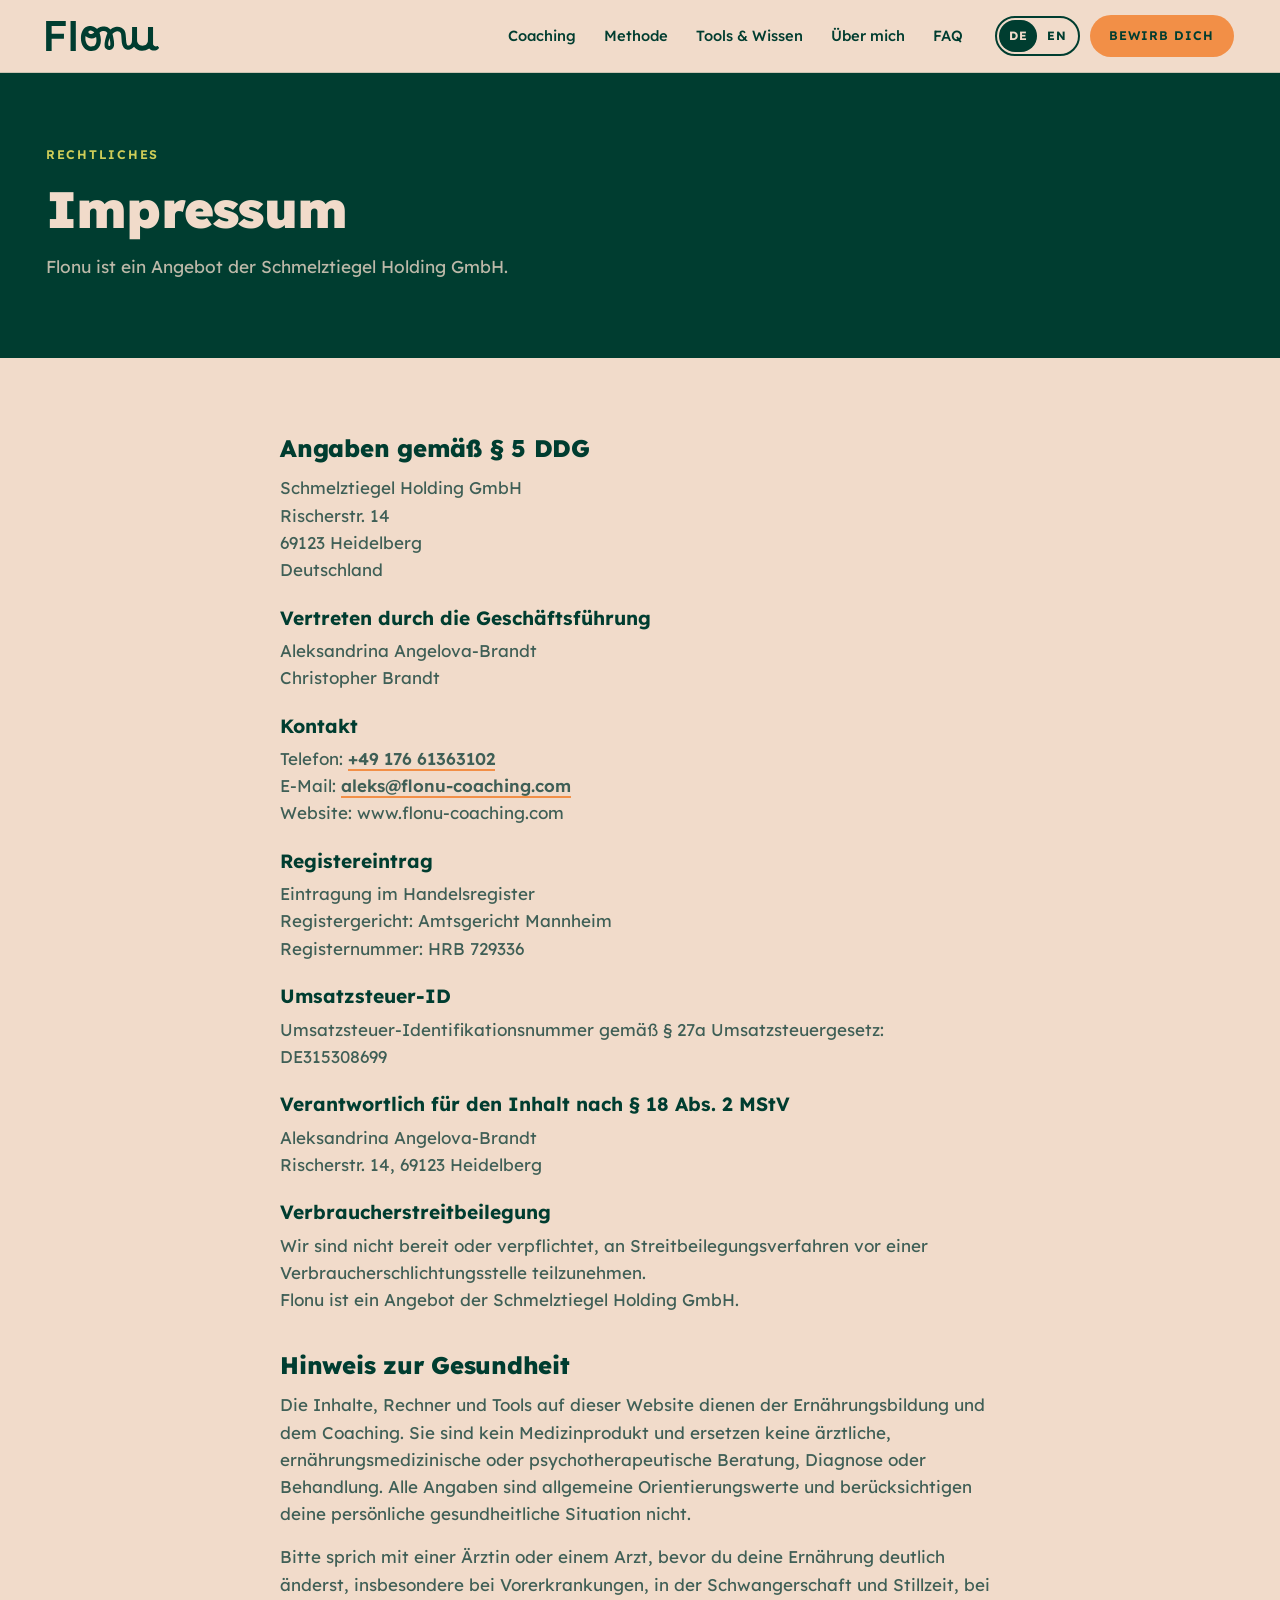
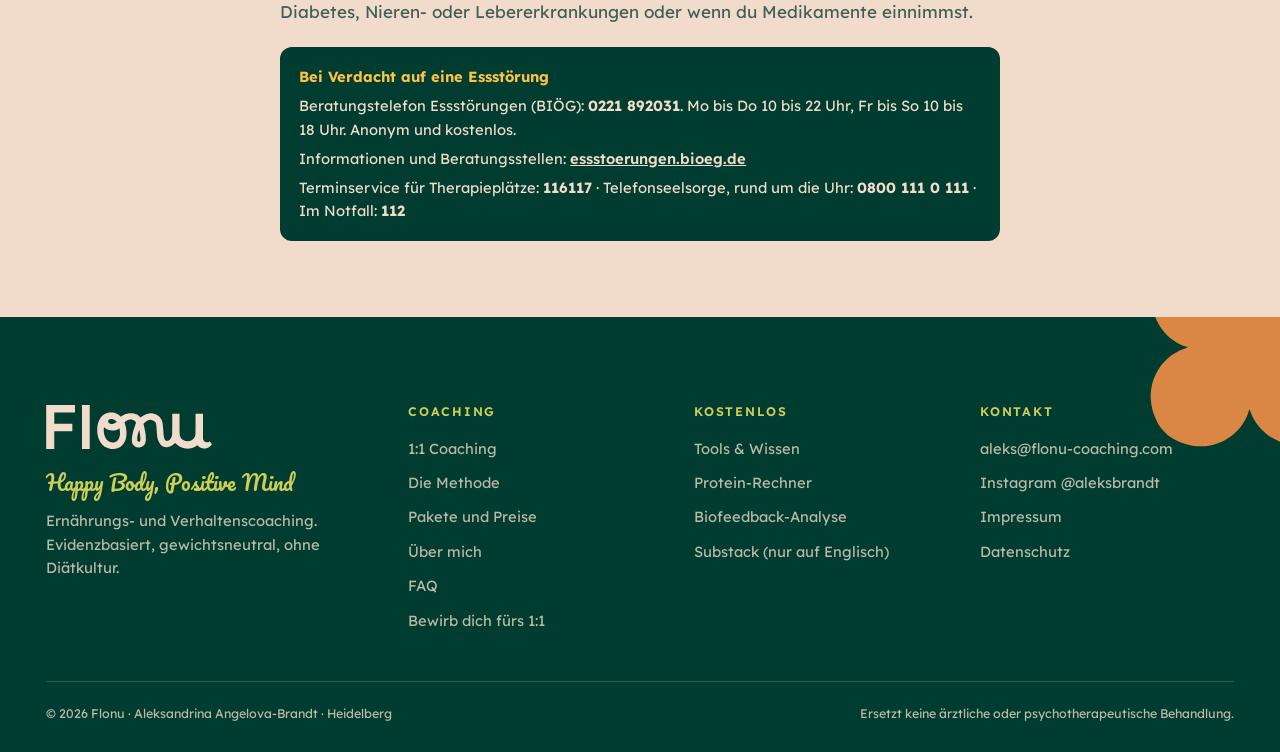
<file: impressum.html>
<!DOCTYPE html>
<html lang="de" data-lang="de" data-title-de="Impressum · Flonu" data-title-en="Legal notice · Flonu">
<head>
<meta charset="utf-8">
<meta name="viewport" content="width=device-width, initial-scale=1, viewport-fit=cover">
<title>Impressum · Flonu</title>
<meta name="claude:viewport-fit-sides" content="cover">
<meta name="description" content="Impressum von Flonu, einem Angebot der Schmelztiegel Holding GmbH.">
<meta name="theme-color" content="#003d30">
<meta property="og:title" content="Impressum · Flonu">
<meta property="og:description" content="Impressum von Flonu, einem Angebot der Schmelztiegel Holding GmbH.">
<meta property="og:image" content="assets/img/hero-banana.webp">
<link rel="icon" type="image/png" href="assets/img/favicon.png">
<link rel="apple-touch-icon" href="assets/img/apple-touch-icon.png">
<link rel="preload" href="assets/fonts/lexend-var.woff2" as="font" type="font/woff2" crossorigin>
<link rel="stylesheet" href="assets/flonu.css">
<script>(function(){var l='de';try{var p=new URLSearchParams(location.search).get('lang');l=(p==='en')?'en':'de';}catch(e){}var r=document.documentElement;r.setAttribute('data-lang',l);r.setAttribute('lang',l);})();</script>
</head>
<body>
<a class="sr-only" href="#main"><span lang="de">Zum Inhalt springen</span><span lang="en">Skip to content</span></a>
<header class="site-header">
  <div class="wrap">
    <a class="brand" href="index.html" aria-label="Flonu"><svg aria-hidden="true" focusable="false" xmlns="http://www.w3.org/2000/svg" viewBox="0 0 1846 489"><path fill="currentColor" fill-rule="evenodd" d="M2.0 244.5L2.0 0.0L162.0 0.0L322.0 0.0L322.0 41.5L322.0 83.0L207.0 83.0L92.0 83.0L92.0 146.0L92.0 209.0L192.5 209.0L293.0 209.0L292.8 249.8L292.5 290.5L192.2 290.8L92.0 291.0L92.0 390.0L92.0 489.0L47.0 489.0L2.0 489.0L2.0 244.5ZM400.0 244.5L400.0 0.0L443.0 0.0L486.0 0.0L486.0 244.5L486.0 489.0L443.0 489.0L400.0 489.0L400.0 244.5ZM722.0 488.0C701.4 485.4 684.1 480.2 665.9 470.9C646.2 460.9 631.1 448.4 616.7 430.5C593.5 401.6 578.9 365.6 571.8 320.5C568.8 301.4 568.5 255.8 571.3 238.0C576.7 203.0 585.9 175.8 600.1 151.7C624.3 111.0 658.6 88.0 703.0 82.9C714.2 81.6 737.4 82.2 749.0 84.1C772.5 87.8 802.0 102.7 823.8 121.9L832.8 129.9L835.1 127.3C837.8 124.5 853.6 114.8 868.0 107.2C894.4 93.1 942.8 87.2 975.7 93.9C1003.3 99.6 1020.7 109.0 1042.5 130.4L1051.2 138.9L1061.4 131.1C1092.6 107.0 1119.0 95.9 1151.2 93.1C1203.3 88.8 1255.5 114.5 1279.7 156.5C1293.2 180.0 1298.7 206.3 1302.4 267.0C1306.7 334.6 1309.1 354.1 1315.5 373.0C1324.4 399.2 1339.7 406.0 1363.5 394.5C1380.9 386.1 1394.5 366.6 1399.6 342.7C1402.4 329.2 1403.0 306.5 1403.0 201.2L1403.0 96.0L1443.5 96.0L1483.9 96.0L1484.3 208.2C1484.6 331.8 1484.5 329.1 1490.9 347.7C1498.6 370.0 1514.5 387.4 1534.8 395.6C1556.1 404.2 1585.0 404.8 1607.3 397.1C1618.8 393.1 1627.1 387.9 1636.0 379.0C1645.7 369.3 1651.5 359.9 1655.9 346.9C1662.1 328.7 1662.0 330.6 1662.0 207.8L1662.0 96.0L1703.5 96.0L1745.0 96.0L1745.0 235.3C1745.0 387.5 1744.8 380.8 1750.7 391.0C1759.4 405.8 1773.9 414.0 1791.3 414.0C1800.6 414.0 1807.9 412.1 1814.5 407.9C1818.4 405.4 1819.5 405.1 1820.6 406.2C1823.5 409.2 1843.3 433.6 1843.7 434.7C1844.4 436.4 1835.9 447.2 1828.1 454.8C1815.1 467.4 1799.7 475.9 1782.0 480.2C1769.8 483.2 1748.8 483.3 1737.0 480.3C1718.6 475.6 1703.1 467.0 1690.7 454.4L1683.7 447.3L1675.7 452.6C1639.8 476.6 1595.4 488.2 1554.5 484.1C1513.1 479.9 1473.6 460.9 1444.7 431.1L1435.0 421.1L1427.2 429.1C1408.8 448.4 1385.0 461.3 1357.2 467.0C1327.1 473.1 1297.8 464.9 1277.5 444.5C1260.1 427.2 1247.6 402.6 1240.0 370.5C1235.3 350.5 1233.8 337.8 1231.0 289.5C1227.4 228.6 1224.9 210.5 1217.9 195.5C1210.5 179.6 1189.3 167.3 1166.0 165.4C1142.3 163.4 1112.1 178.9 1086.2 206.2L1082.9 209.7L1085.9 220.1C1092.2 242.1 1102.9 296.8 1107.0 328.0C1110.1 351.4 1110.8 384.7 1108.6 399.9C1102.0 444.3 1079.5 467.0 1037.8 471.0C1018.0 472.9 1000.9 468.6 985.6 457.6C978.7 452.7 968.3 442.0 964.4 435.8C957.7 425.2 954.7 409.8 954.7 386.0C954.7 358.4 959.9 326.5 971.1 285.2C975.5 268.8 990.7 223.0 996.8 207.5L1000.8 197.5L997.7 191.6C996.0 188.4 991.6 182.7 988.0 179.0C973.1 163.6 949.5 157.7 924.5 162.9C904.7 167.0 886.7 177.0 876.6 189.4L872.7 194.0L877.3 207.8C888.4 240.9 893.5 269.3 894.7 304.0C897.0 374.3 873.1 431.8 828.7 462.8C820.7 468.3 802.7 477.2 792.6 480.6C777.4 485.6 762.8 488.0 745.5 488.5C736.7 488.7 726.1 488.5 722.0 488.0ZM764.5 413.5C791.3 406.0 809.4 385.5 817.4 353.3C818.8 347.9 820.4 339.7 821.0 335.0C822.3 324.2 822.3 299.7 821.0 287.2C820.0 278.2 817.1 259.9 816.5 259.2C816.4 259.0 813.4 260.9 809.9 263.3C791.3 276.3 771.3 282.7 747.0 283.7C709.9 285.1 670.9 271.9 647.4 249.8C644.5 247.1 644.2 247.0 643.5 248.7C643.1 249.7 642.5 260.0 642.2 271.6C641.7 295.9 643.3 312.2 648.1 330.8C660.0 377.1 684.7 406.0 719.3 414.0C729.7 416.5 755.0 416.2 764.5 413.5ZM1040.0 407.1C1042.2 405.9 1044.4 403.5 1046.0 400.5C1048.2 396.1 1048.5 394.3 1048.8 379.6C1049.3 360.0 1048.4 350.5 1042.3 310.1L1037.5 278.7L1035.2 284.1C1028.4 299.5 1021.6 321.5 1017.4 341.5C1015.0 352.9 1014.6 356.8 1014.6 373.5C1014.5 394.2 1015.2 398.3 1019.9 403.4C1025.1 409.0 1033.5 410.6 1040.0 407.1ZM740.5 210.5C756.1 207.7 770.8 200.7 781.5 190.9L786.1 186.7L780.8 181.3C769.9 170.1 754.3 160.6 741.7 157.3C733.4 155.2 718.2 155.2 710.8 157.4C698.4 161.1 690.0 170.5 690.0 180.9C690.0 193.8 703.7 207.9 719.2 210.9C725.8 212.2 731.0 212.1 740.5 210.5Z"/></svg></a>
    <nav class="nav" id="site-nav" aria-label="Hauptnavigation">
      <a href="index.html"><span lang="de">Coaching</span><span lang="en">Coaching</span></a><a href="methode.html"><span lang="de">Methode</span><span lang="en">Method</span></a><a href="tools.html"><span lang="de">Tools &amp; Wissen</span><span lang="en">Tools &amp; knowledge</span></a><a href="index.html#ueber-mich"><span lang="de">Über mich</span><span lang="en">About</span></a><a href="index.html#faq"><span lang="de">FAQ</span><span lang="en">FAQ</span></a><a class="btn btn--mango nav-cta" href="bewerbung.html"><span lang="de">Bewirb dich</span><span lang="en">Apply now</span></a>
    </nav>
    <div class="header-tools">
      <div class="lang" role="group" aria-label="Sprache / Language">
        <button type="button" data-set-lang="de" aria-pressed="true">DE</button>
        <button type="button" data-set-lang="en" aria-pressed="false">EN</button>
      </div>
      <a class="btn btn--mango header-cta" href="bewerbung.html"><span lang="de">Bewirb dich</span><span lang="en">Apply now</span></a>
      <button class="menu-btn" type="button" aria-controls="site-nav" aria-expanded="false" aria-label="Menü">
        <svg viewBox="0 0 24 24" aria-hidden="true"><path d="M4 7h16M4 12h16M4 17h16" stroke="currentColor" stroke-width="2.4" stroke-linecap="round" fill="none"/></svg>
      </button>
    </div>
  </div>
</header>
<main id="main">
<section class="band band--moss tool-hero">
  <div class="wrap">
    <div class="stack" style="max-width:760px">
      <p class="label"><span lang="de">Rechtliches</span><span lang="en">Legal</span></p>
      <h1>Impressum</h1>
      <p class="lead"><span lang="de">Flonu ist ein Angebot der Schmelztiegel Holding GmbH.</span><span lang="en">Flonu is an offering of Schmelztiegel Holding GmbH.</span></p>
    </div>
  </div>
</section>

<section class="band band--almond band--tight">
  <div class="wrap legal">
    <h2 style="margin-top:0"><span lang="de">Angaben gemäß § 5 DDG</span><span lang="en">Information pursuant to § 5 DDG</span></h2>
    <p>Schmelztiegel Holding GmbH<br>Rischerstr. 14<br>69123 Heidelberg<br><span lang="de">Deutschland</span><span lang="en">Germany</span></p>

    <h3><span lang="de">Vertreten durch die Geschäftsführung</span><span lang="en">Represented by the management</span></h3>
    <p>Aleksandrina Angelova-Brandt<br>Christopher Brandt</p>

    <h3><span lang="de">Kontakt</span><span lang="en">Contact</span></h3>
    <p><span lang="de">Telefon</span><span lang="en">Phone</span>: <a class="textlink" href="tel:+4917661363102">+49 176 61363102</a><br><span lang="de">E-Mail</span><span lang="en">Email</span>: <a class="textlink" href="mailto:aleks@flonu-coaching.com">aleks@flonu-coaching.com</a><br>Website: www.flonu-coaching.com</p>

    <h3><span lang="de">Registereintrag</span><span lang="en">Register entry</span></h3>
    <p><span lang="de">Eintragung im Handelsregister</span><span lang="en">Entry in the commercial register</span><br><span lang="de">Registergericht: Amtsgericht Mannheim</span><span lang="en">Register court: Amtsgericht Mannheim (Mannheim local court)</span><br><span lang="de">Registernummer</span><span lang="en">Register number</span>: HRB 729336</p>

    <h3><span lang="de">Umsatzsteuer-ID</span><span lang="en">VAT ID</span></h3>
    <p><span lang="de">Umsatzsteuer-Identifikationsnummer gemäß § 27a Umsatzsteuergesetz</span><span lang="en">VAT identification number pursuant to § 27a of the German VAT Act (Umsatzsteuergesetz)</span>:<br>DE315308699</p>

    <h3><span lang="de">Verantwortlich für den Inhalt nach § 18 Abs. 2 MStV</span><span lang="en">Responsible for content pursuant to § 18 (2) MStV</span></h3>
    <p>Aleksandrina Angelova-Brandt<br>Rischerstr. 14, 69123 Heidelberg</p>

    <h3><span lang="de">Verbraucherstreitbeilegung</span><span lang="en">Consumer dispute resolution</span></h3>
    <p><span lang="de">Wir sind nicht bereit oder verpflichtet, an Streitbeilegungsverfahren vor einer Verbraucherschlichtungsstelle teilzunehmen.</span><span lang="en">We are neither willing nor obliged to take part in dispute resolution proceedings before a consumer arbitration board.</span></p>
    <p><span lang="de">Flonu ist ein Angebot der Schmelztiegel Holding GmbH.</span><span lang="en">Flonu is an offering of Schmelztiegel Holding GmbH.</span></p>

    <h2><span lang="de">Hinweis zur Gesundheit</span><span lang="en">Health notice</span></h2>
    <p><span lang="de">Die Inhalte, Rechner und Tools auf dieser Website dienen der Ernährungsbildung und dem Coaching. Sie sind kein Medizinprodukt und ersetzen keine ärztliche, ernährungsmedizinische oder psychotherapeutische Beratung, Diagnose oder Behandlung. Alle Angaben sind allgemeine Orientierungswerte und berücksichtigen deine persönliche gesundheitliche Situation nicht.</span><span lang="en">The content, calculators and tools on this website are for nutrition education and coaching. They are not a medical device and do not replace medical, nutritional-medical or psychotherapeutic advice, diagnosis or treatment. All figures are general guide values and do not take your personal health situation into account.</span></p>
    <p style="margin-top:1rem"><span lang="de">Bitte sprich mit einer Ärztin oder einem Arzt, bevor du deine Ernährung deutlich änderst, insbesondere bei Vorerkrankungen, in der Schwangerschaft und Stillzeit, bei Diabetes, Nieren- oder Lebererkrankungen oder wenn du Medikamente einnimmst.</span><span lang="en">Please talk to a doctor before you change your diet significantly, especially with existing conditions, during pregnancy and breastfeeding, with diabetes, kidney or liver disease, or if you take medication.</span></p>
    <div class="helpbox" style="margin-top:1.4rem">
      <b><span lang="de">Bei Verdacht auf eine Essstörung</span><span lang="en">If you suspect an eating disorder</span></b>
      <span><span lang="de">Beratungstelefon Essstörungen (BIÖG): <strong>0221 892031</strong>. Mo bis Do 10 bis 22 Uhr, Fr bis So 10 bis 18 Uhr. Anonym und kostenlos.</span><span lang="en">Eating disorder helpline in Germany (BIÖG): <strong>0221 892031</strong>. Mon to Thu 10 am to 10 pm, Fri to Sun 10 am to 6 pm. Anonymous and free. In German.</span></span>
      <span><span lang="de">Informationen und Beratungsstellen</span><span lang="en">Information and counselling centres</span>: <a href="https://essstoerungen.bioeg.de" target="_blank" rel="noopener">essstoerungen.bioeg.de</a></span>
      <span><span lang="de">Terminservice für Therapieplätze: <strong>116117</strong> · Telefonseelsorge, rund um die Uhr: <strong>0800 111 0 111</strong> · Im Notfall: <strong>112</strong></span><span lang="en">Appointment service for therapy places: <strong>116117</strong> · Telephone counselling, around the clock: <strong>0800 111 0 111</strong> · In an emergency: <strong>112</strong></span></span>
    </div>
  </div>
</section>

</main>
<footer class="site-footer">
  <span class="shape shape--flower" aria-hidden="true"></span>
  <div class="wrap">
    <div class="footer-grid">
      <div class="footer-brand">
        <svg aria-hidden="true" focusable="false" xmlns="http://www.w3.org/2000/svg" viewBox="0 0 1846 489"><path fill="currentColor" fill-rule="evenodd" d="M2.0 244.5L2.0 0.0L162.0 0.0L322.0 0.0L322.0 41.5L322.0 83.0L207.0 83.0L92.0 83.0L92.0 146.0L92.0 209.0L192.5 209.0L293.0 209.0L292.8 249.8L292.5 290.5L192.2 290.8L92.0 291.0L92.0 390.0L92.0 489.0L47.0 489.0L2.0 489.0L2.0 244.5ZM400.0 244.5L400.0 0.0L443.0 0.0L486.0 0.0L486.0 244.5L486.0 489.0L443.0 489.0L400.0 489.0L400.0 244.5ZM722.0 488.0C701.4 485.4 684.1 480.2 665.9 470.9C646.2 460.9 631.1 448.4 616.7 430.5C593.5 401.6 578.9 365.6 571.8 320.5C568.8 301.4 568.5 255.8 571.3 238.0C576.7 203.0 585.9 175.8 600.1 151.7C624.3 111.0 658.6 88.0 703.0 82.9C714.2 81.6 737.4 82.2 749.0 84.1C772.5 87.8 802.0 102.7 823.8 121.9L832.8 129.9L835.1 127.3C837.8 124.5 853.6 114.8 868.0 107.2C894.4 93.1 942.8 87.2 975.7 93.9C1003.3 99.6 1020.7 109.0 1042.5 130.4L1051.2 138.9L1061.4 131.1C1092.6 107.0 1119.0 95.9 1151.2 93.1C1203.3 88.8 1255.5 114.5 1279.7 156.5C1293.2 180.0 1298.7 206.3 1302.4 267.0C1306.7 334.6 1309.1 354.1 1315.5 373.0C1324.4 399.2 1339.7 406.0 1363.5 394.5C1380.9 386.1 1394.5 366.6 1399.6 342.7C1402.4 329.2 1403.0 306.5 1403.0 201.2L1403.0 96.0L1443.5 96.0L1483.9 96.0L1484.3 208.2C1484.6 331.8 1484.5 329.1 1490.9 347.7C1498.6 370.0 1514.5 387.4 1534.8 395.6C1556.1 404.2 1585.0 404.8 1607.3 397.1C1618.8 393.1 1627.1 387.9 1636.0 379.0C1645.7 369.3 1651.5 359.9 1655.9 346.9C1662.1 328.7 1662.0 330.6 1662.0 207.8L1662.0 96.0L1703.5 96.0L1745.0 96.0L1745.0 235.3C1745.0 387.5 1744.8 380.8 1750.7 391.0C1759.4 405.8 1773.9 414.0 1791.3 414.0C1800.6 414.0 1807.9 412.1 1814.5 407.9C1818.4 405.4 1819.5 405.1 1820.6 406.2C1823.5 409.2 1843.3 433.6 1843.7 434.7C1844.4 436.4 1835.9 447.2 1828.1 454.8C1815.1 467.4 1799.7 475.9 1782.0 480.2C1769.8 483.2 1748.8 483.3 1737.0 480.3C1718.6 475.6 1703.1 467.0 1690.7 454.4L1683.7 447.3L1675.7 452.6C1639.8 476.6 1595.4 488.2 1554.5 484.1C1513.1 479.9 1473.6 460.9 1444.7 431.1L1435.0 421.1L1427.2 429.1C1408.8 448.4 1385.0 461.3 1357.2 467.0C1327.1 473.1 1297.8 464.9 1277.5 444.5C1260.1 427.2 1247.6 402.6 1240.0 370.5C1235.3 350.5 1233.8 337.8 1231.0 289.5C1227.4 228.6 1224.9 210.5 1217.9 195.5C1210.5 179.6 1189.3 167.3 1166.0 165.4C1142.3 163.4 1112.1 178.9 1086.2 206.2L1082.9 209.7L1085.9 220.1C1092.2 242.1 1102.9 296.8 1107.0 328.0C1110.1 351.4 1110.8 384.7 1108.6 399.9C1102.0 444.3 1079.5 467.0 1037.8 471.0C1018.0 472.9 1000.9 468.6 985.6 457.6C978.7 452.7 968.3 442.0 964.4 435.8C957.7 425.2 954.7 409.8 954.7 386.0C954.7 358.4 959.9 326.5 971.1 285.2C975.5 268.8 990.7 223.0 996.8 207.5L1000.8 197.5L997.7 191.6C996.0 188.4 991.6 182.7 988.0 179.0C973.1 163.6 949.5 157.7 924.5 162.9C904.7 167.0 886.7 177.0 876.6 189.4L872.7 194.0L877.3 207.8C888.4 240.9 893.5 269.3 894.7 304.0C897.0 374.3 873.1 431.8 828.7 462.8C820.7 468.3 802.7 477.2 792.6 480.6C777.4 485.6 762.8 488.0 745.5 488.5C736.7 488.7 726.1 488.5 722.0 488.0ZM764.5 413.5C791.3 406.0 809.4 385.5 817.4 353.3C818.8 347.9 820.4 339.7 821.0 335.0C822.3 324.2 822.3 299.7 821.0 287.2C820.0 278.2 817.1 259.9 816.5 259.2C816.4 259.0 813.4 260.9 809.9 263.3C791.3 276.3 771.3 282.7 747.0 283.7C709.9 285.1 670.9 271.9 647.4 249.8C644.5 247.1 644.2 247.0 643.5 248.7C643.1 249.7 642.5 260.0 642.2 271.6C641.7 295.9 643.3 312.2 648.1 330.8C660.0 377.1 684.7 406.0 719.3 414.0C729.7 416.5 755.0 416.2 764.5 413.5ZM1040.0 407.1C1042.2 405.9 1044.4 403.5 1046.0 400.5C1048.2 396.1 1048.5 394.3 1048.8 379.6C1049.3 360.0 1048.4 350.5 1042.3 310.1L1037.5 278.7L1035.2 284.1C1028.4 299.5 1021.6 321.5 1017.4 341.5C1015.0 352.9 1014.6 356.8 1014.6 373.5C1014.5 394.2 1015.2 398.3 1019.9 403.4C1025.1 409.0 1033.5 410.6 1040.0 407.1ZM740.5 210.5C756.1 207.7 770.8 200.7 781.5 190.9L786.1 186.7L780.8 181.3C769.9 170.1 754.3 160.6 741.7 157.3C733.4 155.2 718.2 155.2 710.8 157.4C698.4 161.1 690.0 170.5 690.0 180.9C690.0 193.8 703.7 207.9 719.2 210.9C725.8 212.2 731.0 212.1 740.5 210.5Z"/></svg>
        <span class="script">Happy Body, Positive Mind</span>
        <p class="small muted" style="margin-top:.8rem;max-width:34ch"><span lang="de">Ernährungs- und Verhaltenscoaching. Evidenzbasiert, gewichtsneutral, ohne Diätkultur.</span><span lang="en">Nutrition and behaviour change coaching. Evidence-based, weight-neutral, no diet culture.</span></p>
      </div>
      <div class="footer-col">
        <h4>Coaching</h4>
        <ul>
          <li><a href="index.html"><span lang="de">1:1 Coaching</span><span lang="en">1:1 coaching</span></a></li>
          <li><a href="methode.html"><span lang="de">Die Methode</span><span lang="en">The method</span></a></li>
          <li><a href="methode.html#pakete"><span lang="de">Pakete und Preise</span><span lang="en">Plans and pricing</span></a></li>
          <li><a href="index.html#ueber-mich"><span lang="de">Über mich</span><span lang="en">About me</span></a></li>
          <li><a href="index.html#faq">FAQ</a></li>
          <li><a href="bewerbung.html"><span lang="de">Bewirb dich fürs 1:1</span><span lang="en">Apply for 1:1 coaching</span></a></li>
        </ul>
      </div>
      <div class="footer-col">
        <h4><span lang="de">Kostenlos</span><span lang="en">Free</span></h4>
        <ul>
          <li><a href="tools.html"><span lang="de">Tools &amp; Wissen</span><span lang="en">Tools &amp; knowledge</span></a></li>
          <li><a href="protein-rechner.html"><span lang="de">Protein-Rechner</span><span lang="en">Protein calculator</span></a></li>
          <li><a href="biofeedback.html"><span lang="de">Biofeedback-Analyse</span><span lang="en">Biofeedback check</span></a></li>
          <li><a href="https://eattoflourish.substack.com/?utm_campaign=pub&amp;utm_medium=web" target="_blank" rel="noopener">Substack<span class="muted small"> (<span lang="de">nur auf Englisch</span><span lang="en">English only</span>)</span></a></li>
        </ul>
      </div>
      <div class="footer-col">
        <h4><span lang="de">Kontakt</span><span lang="en">Contact</span></h4>
        <ul>
          <li><a href="mailto:aleks@flonu-coaching.com">aleks@flonu-coaching.com</a></li>
          <li><a href="https://www.instagram.com/aleksbrandt" target="_blank" rel="noopener">Instagram @aleksbrandt</a></li>
          <li><a href="impressum.html">Impressum</a></li>
          <li><a href="datenschutz.html"><span lang="de">Datenschutz</span><span lang="en">Privacy policy</span></a></li>
        </ul>
      </div>
    </div>
    <div class="footer-bottom">
      <span>© <span data-year>2026</span> Flonu · Aleksandrina Angelova-Brandt · Heidelberg</span>
      <span><span lang="de">Ersetzt keine ärztliche oder psychotherapeutische Behandlung.</span><span lang="en">Does not replace medical or psychotherapeutic treatment.</span></span>
    </div>
  </div>
</footer>
<script src="assets/flonu.js"></script>

</body>
</html>
</file>
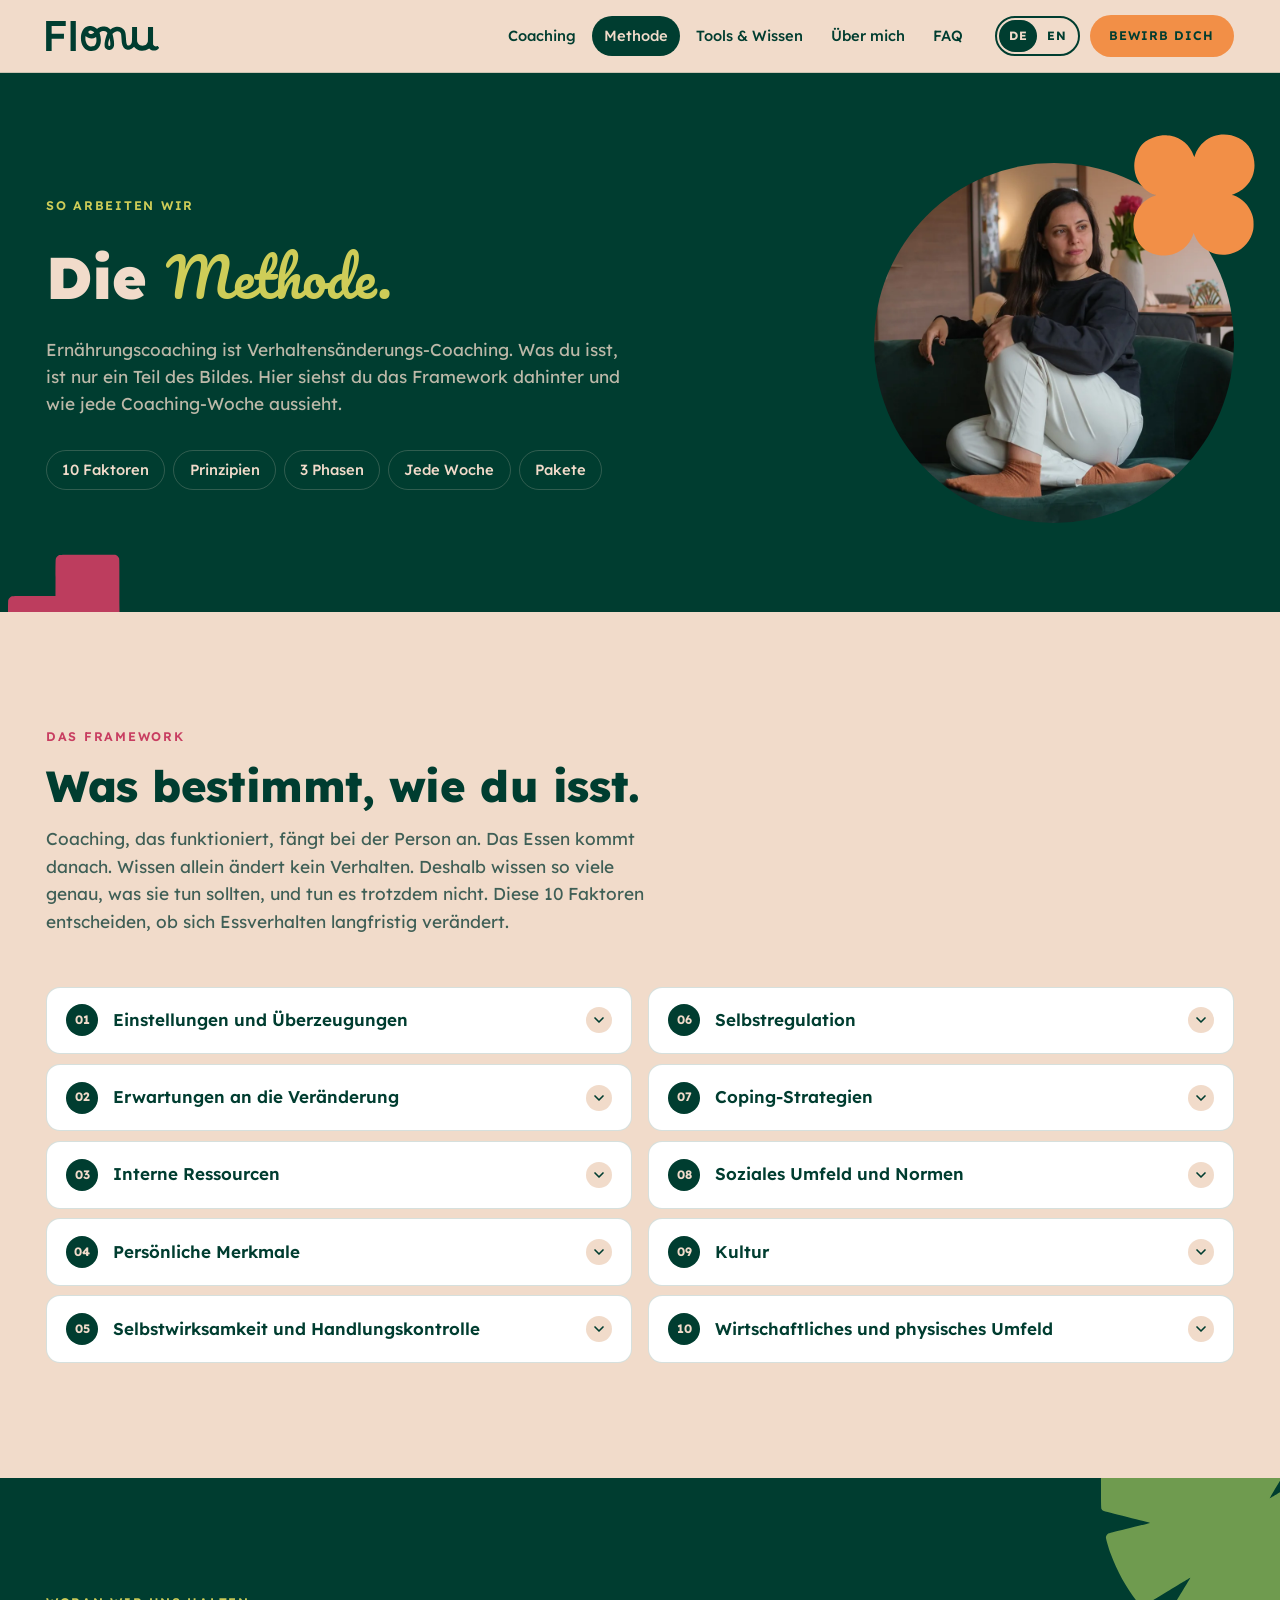
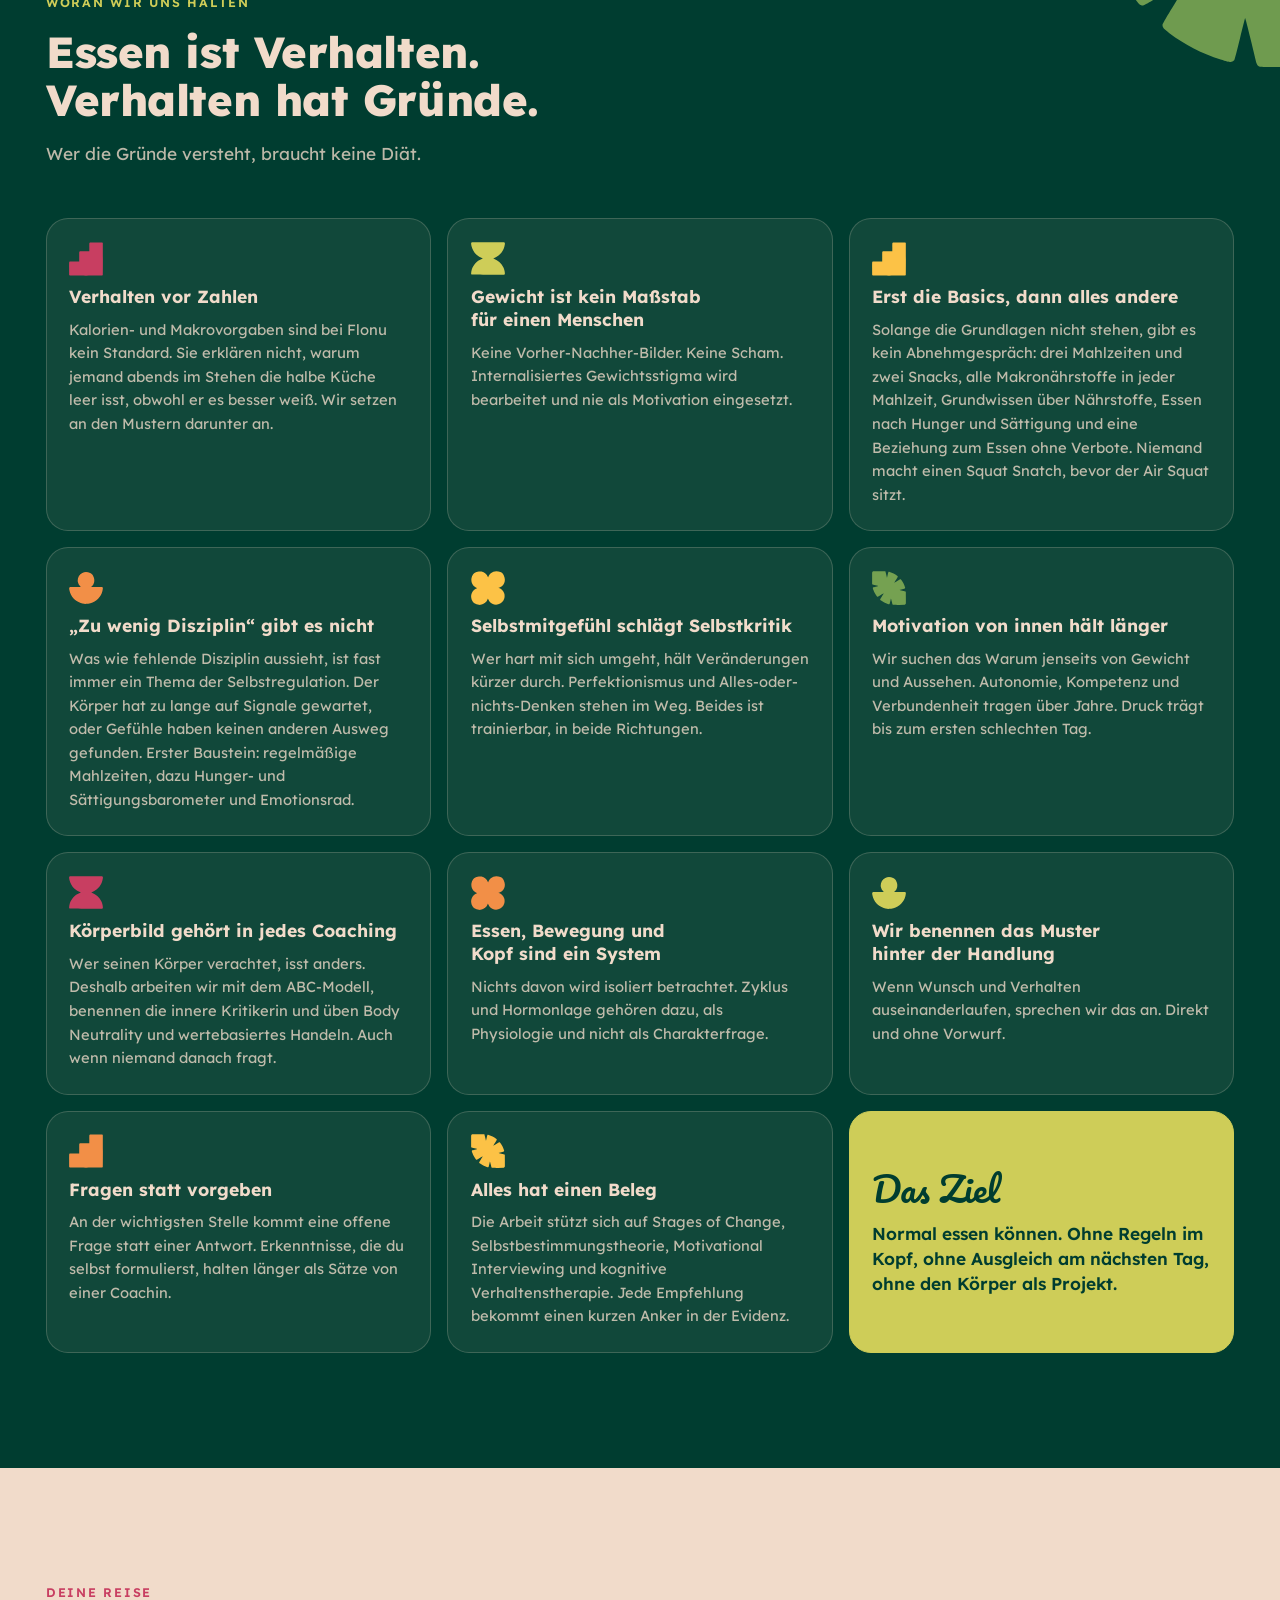
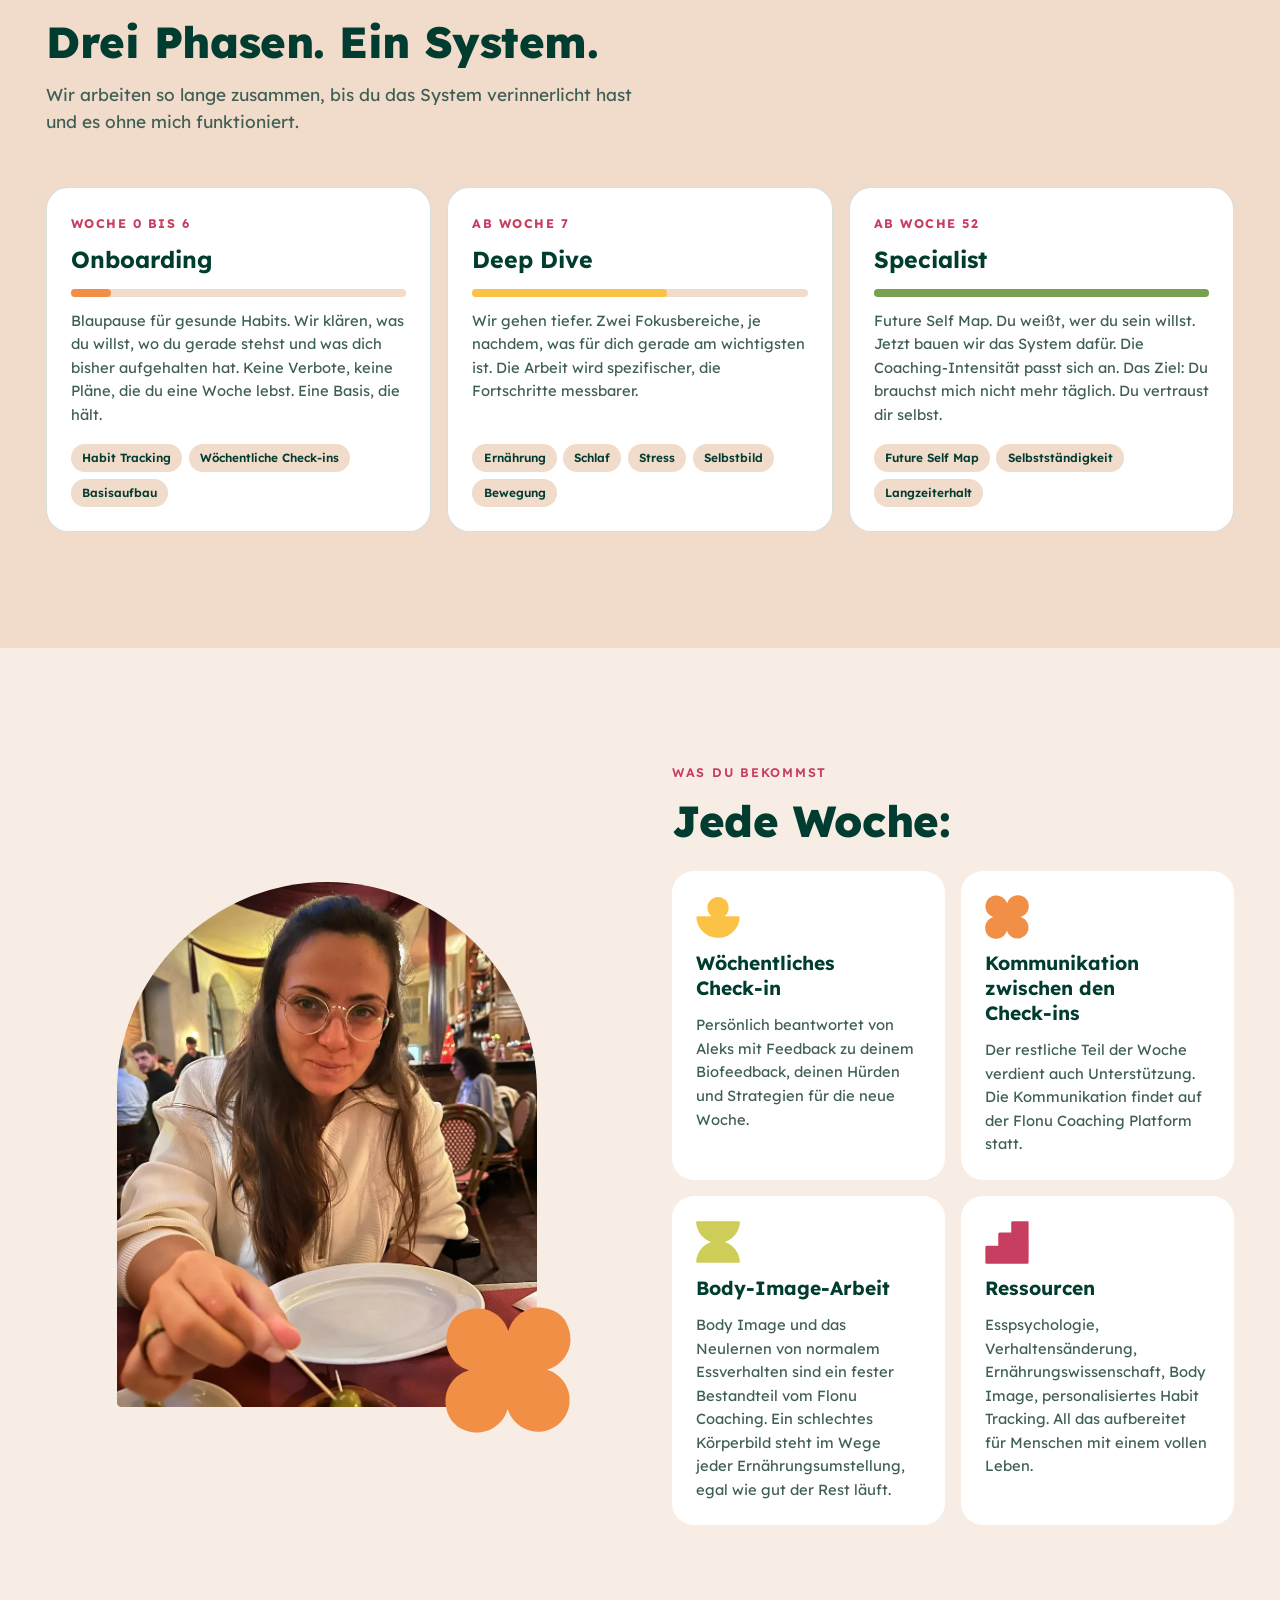
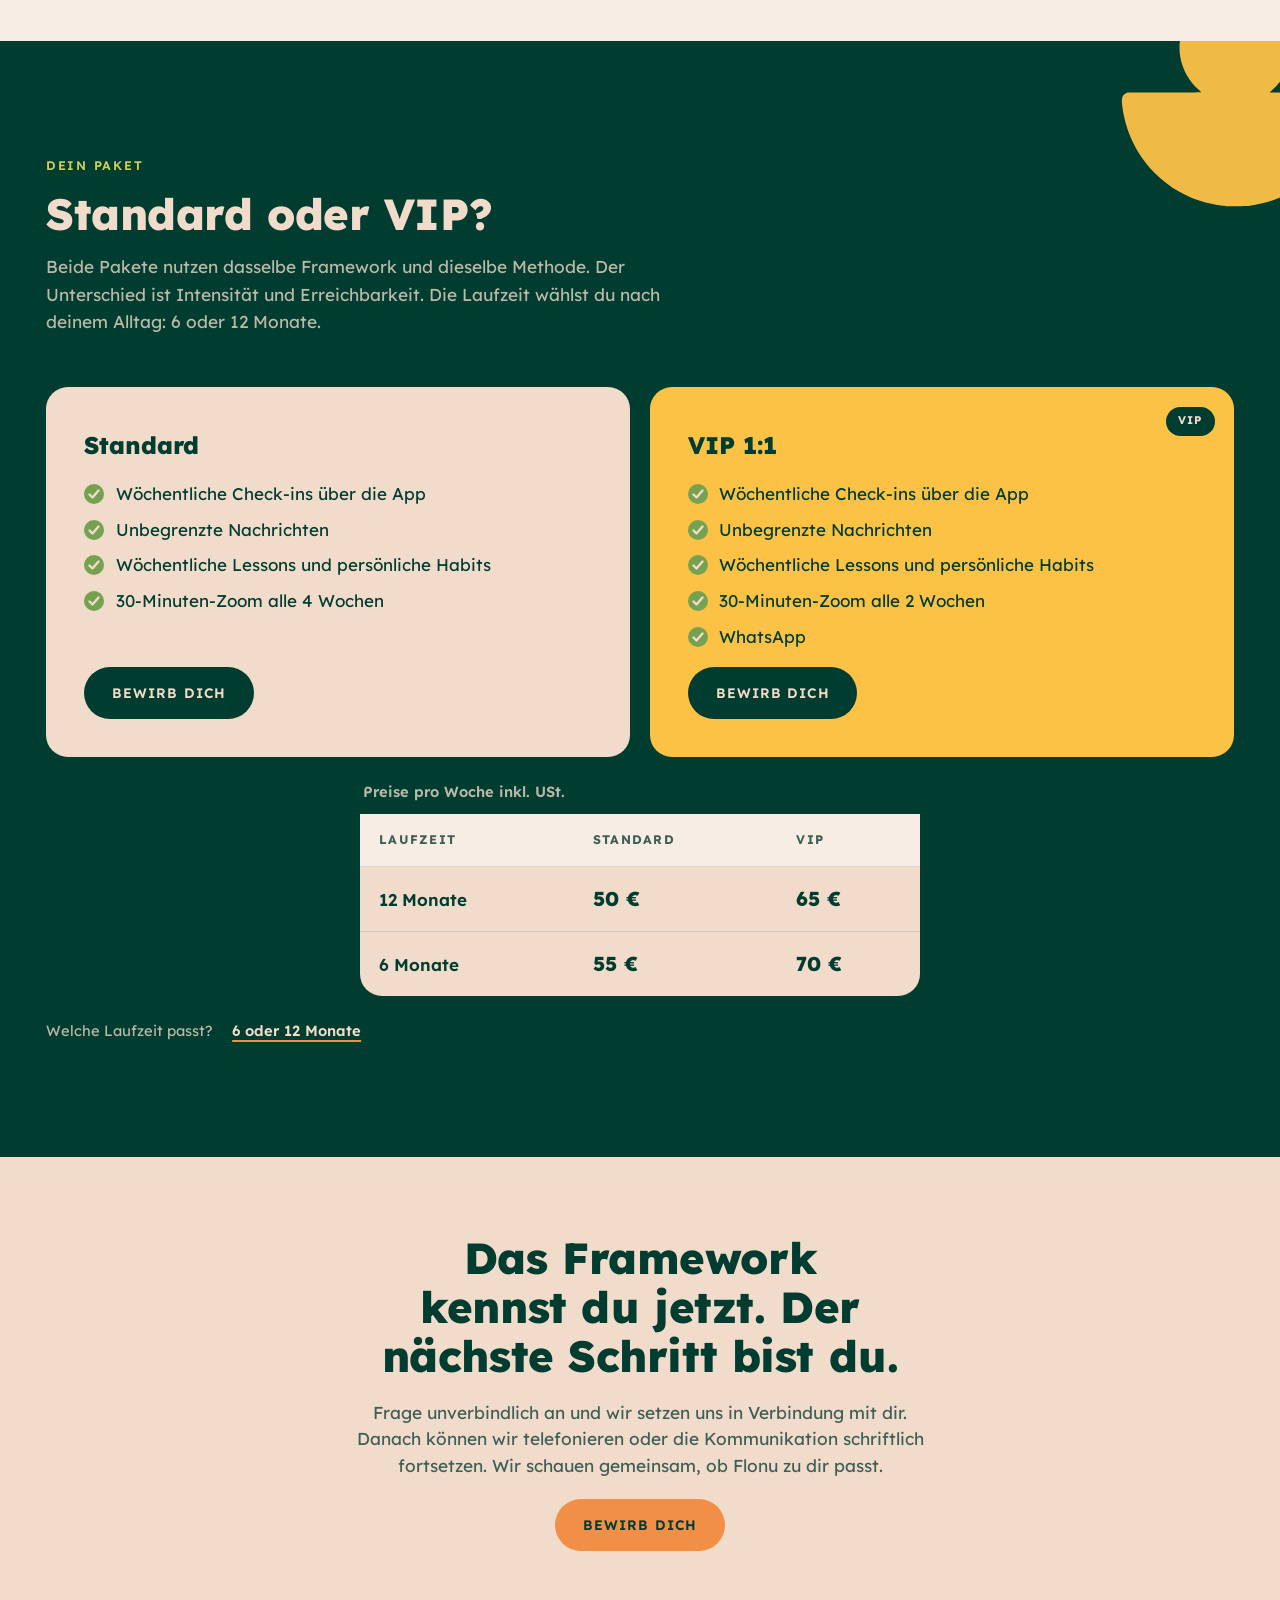
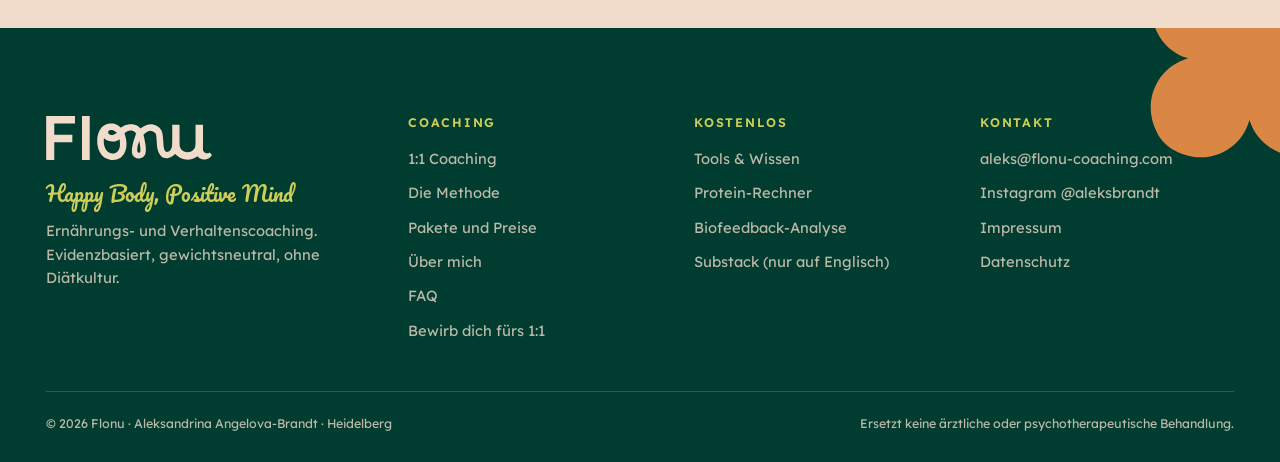
<file: methode.html>
<!DOCTYPE html>
<html lang="de" data-lang="de" data-title-de="Die Methode · Flonu" data-title-en="The method · Flonu">
<head>
<meta charset="utf-8">
<meta name="viewport" content="width=device-width, initial-scale=1, viewport-fit=cover">
<title>Die Methode · Flonu</title>
<meta name="claude:viewport-fit-sides" content="cover">
<meta name="description" content="Das Flonu-Framework: 10 Faktoren für Essverhalten, die Coaching-Prinzipien, drei Phasen und was jede Coaching-Woche konkret enthält. Pakete und Preise inkl. USt.">
<meta name="theme-color" content="#003d30">
<meta property="og:title" content="Die Methode · Flonu">
<meta property="og:description" content="Das Flonu-Framework: 10 Faktoren für Essverhalten, die Coaching-Prinzipien, drei Phasen und was jede Coaching-Woche konkret enthält. Pakete und Preise inkl. USt.">
<meta property="og:image" content="assets/img/hero-banana.webp">
<link rel="icon" type="image/png" href="assets/img/favicon.png">
<link rel="apple-touch-icon" href="assets/img/apple-touch-icon.png">
<link rel="preload" href="assets/fonts/lexend-var.woff2" as="font" type="font/woff2" crossorigin>
<link rel="stylesheet" href="assets/flonu.css">
<script>(function(){var l='de';try{var p=new URLSearchParams(location.search).get('lang');l=(p==='en')?'en':'de';}catch(e){}var r=document.documentElement;r.setAttribute('data-lang',l);r.setAttribute('lang',l);})();</script>
</head>
<body>
<a class="sr-only" href="#main"><span lang="de">Zum Inhalt springen</span><span lang="en">Skip to content</span></a>
<header class="site-header">
  <div class="wrap">
    <a class="brand" href="index.html" aria-label="Flonu"><svg aria-hidden="true" focusable="false" xmlns="http://www.w3.org/2000/svg" viewBox="0 0 1846 489"><path fill="currentColor" fill-rule="evenodd" d="M2.0 244.5L2.0 0.0L162.0 0.0L322.0 0.0L322.0 41.5L322.0 83.0L207.0 83.0L92.0 83.0L92.0 146.0L92.0 209.0L192.5 209.0L293.0 209.0L292.8 249.8L292.5 290.5L192.2 290.8L92.0 291.0L92.0 390.0L92.0 489.0L47.0 489.0L2.0 489.0L2.0 244.5ZM400.0 244.5L400.0 0.0L443.0 0.0L486.0 0.0L486.0 244.5L486.0 489.0L443.0 489.0L400.0 489.0L400.0 244.5ZM722.0 488.0C701.4 485.4 684.1 480.2 665.9 470.9C646.2 460.9 631.1 448.4 616.7 430.5C593.5 401.6 578.9 365.6 571.8 320.5C568.8 301.4 568.5 255.8 571.3 238.0C576.7 203.0 585.9 175.8 600.1 151.7C624.3 111.0 658.6 88.0 703.0 82.9C714.2 81.6 737.4 82.2 749.0 84.1C772.5 87.8 802.0 102.7 823.8 121.9L832.8 129.9L835.1 127.3C837.8 124.5 853.6 114.8 868.0 107.2C894.4 93.1 942.8 87.2 975.7 93.9C1003.3 99.6 1020.7 109.0 1042.5 130.4L1051.2 138.9L1061.4 131.1C1092.6 107.0 1119.0 95.9 1151.2 93.1C1203.3 88.8 1255.5 114.5 1279.7 156.5C1293.2 180.0 1298.7 206.3 1302.4 267.0C1306.7 334.6 1309.1 354.1 1315.5 373.0C1324.4 399.2 1339.7 406.0 1363.5 394.5C1380.9 386.1 1394.5 366.6 1399.6 342.7C1402.4 329.2 1403.0 306.5 1403.0 201.2L1403.0 96.0L1443.5 96.0L1483.9 96.0L1484.3 208.2C1484.6 331.8 1484.5 329.1 1490.9 347.7C1498.6 370.0 1514.5 387.4 1534.8 395.6C1556.1 404.2 1585.0 404.8 1607.3 397.1C1618.8 393.1 1627.1 387.9 1636.0 379.0C1645.7 369.3 1651.5 359.9 1655.9 346.9C1662.1 328.7 1662.0 330.6 1662.0 207.8L1662.0 96.0L1703.5 96.0L1745.0 96.0L1745.0 235.3C1745.0 387.5 1744.8 380.8 1750.7 391.0C1759.4 405.8 1773.9 414.0 1791.3 414.0C1800.6 414.0 1807.9 412.1 1814.5 407.9C1818.4 405.4 1819.5 405.1 1820.6 406.2C1823.5 409.2 1843.3 433.6 1843.7 434.7C1844.4 436.4 1835.9 447.2 1828.1 454.8C1815.1 467.4 1799.7 475.9 1782.0 480.2C1769.8 483.2 1748.8 483.3 1737.0 480.3C1718.6 475.6 1703.1 467.0 1690.7 454.4L1683.7 447.3L1675.7 452.6C1639.8 476.6 1595.4 488.2 1554.5 484.1C1513.1 479.9 1473.6 460.9 1444.7 431.1L1435.0 421.1L1427.2 429.1C1408.8 448.4 1385.0 461.3 1357.2 467.0C1327.1 473.1 1297.8 464.9 1277.5 444.5C1260.1 427.2 1247.6 402.6 1240.0 370.5C1235.3 350.5 1233.8 337.8 1231.0 289.5C1227.4 228.6 1224.9 210.5 1217.9 195.5C1210.5 179.6 1189.3 167.3 1166.0 165.4C1142.3 163.4 1112.1 178.9 1086.2 206.2L1082.9 209.7L1085.9 220.1C1092.2 242.1 1102.9 296.8 1107.0 328.0C1110.1 351.4 1110.8 384.7 1108.6 399.9C1102.0 444.3 1079.5 467.0 1037.8 471.0C1018.0 472.9 1000.9 468.6 985.6 457.6C978.7 452.7 968.3 442.0 964.4 435.8C957.7 425.2 954.7 409.8 954.7 386.0C954.7 358.4 959.9 326.5 971.1 285.2C975.5 268.8 990.7 223.0 996.8 207.5L1000.8 197.5L997.7 191.6C996.0 188.4 991.6 182.7 988.0 179.0C973.1 163.6 949.5 157.7 924.5 162.9C904.7 167.0 886.7 177.0 876.6 189.4L872.7 194.0L877.3 207.8C888.4 240.9 893.5 269.3 894.7 304.0C897.0 374.3 873.1 431.8 828.7 462.8C820.7 468.3 802.7 477.2 792.6 480.6C777.4 485.6 762.8 488.0 745.5 488.5C736.7 488.7 726.1 488.5 722.0 488.0ZM764.5 413.5C791.3 406.0 809.4 385.5 817.4 353.3C818.8 347.9 820.4 339.7 821.0 335.0C822.3 324.2 822.3 299.7 821.0 287.2C820.0 278.2 817.1 259.9 816.5 259.2C816.4 259.0 813.4 260.9 809.9 263.3C791.3 276.3 771.3 282.7 747.0 283.7C709.9 285.1 670.9 271.9 647.4 249.8C644.5 247.1 644.2 247.0 643.5 248.7C643.1 249.7 642.5 260.0 642.2 271.6C641.7 295.9 643.3 312.2 648.1 330.8C660.0 377.1 684.7 406.0 719.3 414.0C729.7 416.5 755.0 416.2 764.5 413.5ZM1040.0 407.1C1042.2 405.9 1044.4 403.5 1046.0 400.5C1048.2 396.1 1048.5 394.3 1048.8 379.6C1049.3 360.0 1048.4 350.5 1042.3 310.1L1037.5 278.7L1035.2 284.1C1028.4 299.5 1021.6 321.5 1017.4 341.5C1015.0 352.9 1014.6 356.8 1014.6 373.5C1014.5 394.2 1015.2 398.3 1019.9 403.4C1025.1 409.0 1033.5 410.6 1040.0 407.1ZM740.5 210.5C756.1 207.7 770.8 200.7 781.5 190.9L786.1 186.7L780.8 181.3C769.9 170.1 754.3 160.6 741.7 157.3C733.4 155.2 718.2 155.2 710.8 157.4C698.4 161.1 690.0 170.5 690.0 180.9C690.0 193.8 703.7 207.9 719.2 210.9C725.8 212.2 731.0 212.1 740.5 210.5Z"/></svg></a>
    <nav class="nav" id="site-nav" aria-label="Hauptnavigation">
      <a href="index.html"><span lang="de">Coaching</span><span lang="en">Coaching</span></a><a href="methode.html" aria-current="page"><span lang="de">Methode</span><span lang="en">Method</span></a><a href="tools.html"><span lang="de">Tools &amp; Wissen</span><span lang="en">Tools &amp; knowledge</span></a><a href="index.html#ueber-mich"><span lang="de">Über mich</span><span lang="en">About</span></a><a href="index.html#faq"><span lang="de">FAQ</span><span lang="en">FAQ</span></a><a class="btn btn--mango nav-cta" href="bewerbung.html"><span lang="de">Bewirb dich</span><span lang="en">Apply now</span></a>
    </nav>
    <div class="header-tools">
      <div class="lang" role="group" aria-label="Sprache / Language">
        <button type="button" data-set-lang="de" aria-pressed="true">DE</button>
        <button type="button" data-set-lang="en" aria-pressed="false">EN</button>
      </div>
      <a class="btn btn--mango header-cta" href="bewerbung.html"><span lang="de">Bewirb dich</span><span lang="en">Apply now</span></a>
      <button class="menu-btn" type="button" aria-controls="site-nav" aria-expanded="false" aria-label="Menü">
        <svg viewBox="0 0 24 24" aria-hidden="true"><path d="M4 7h16M4 12h16M4 17h16" stroke="currentColor" stroke-width="2.4" stroke-linecap="round" fill="none"/></svg>
      </button>
    </div>
  </div>
</header>
<main id="main">
<section class="band band--moss page-hero">
  <span class="shape shape--ladder" aria-hidden="true" style="--c:var(--pom);width:min(14vw,160px);left:-40px;bottom:-100px;opacity:.95"></span>
  <div class="wrap page-hero__grid">
    <div class="stack-lg">
      <p class="label"><span lang="de">So arbeiten wir</span><span lang="en">How we work</span></p>
      <h1><span lang="de">Die <span class="script">Methode.</span></span><span lang="en">The <span class="script">method.</span></span></h1>
      <p class="lead"><span lang="de">Ernährungscoaching ist Verhaltensänderungs-Coaching. Was du isst, ist nur ein Teil des Bildes. Hier siehst du das Framework dahinter und wie jede Coaching-Woche aussieht.</span><span lang="en">Nutrition coaching is behaviour change coaching. What you eat is only one part of the picture. Here is the framework behind it and what every coaching week looks like.</span></p>
      <nav class="jump" aria-label="Abschnitte">
        <a href="#framework"><span lang="de">10 Faktoren</span><span lang="en">10 factors</span></a>
        <a href="#prinzipien"><span lang="de">Prinzipien</span><span lang="en">Principles</span></a>
        <a href="#phasen"><span lang="de">3 Phasen</span><span lang="en">3 phases</span></a>
        <a href="#woche"><span lang="de">Jede Woche</span><span lang="en">Every week</span></a>
        <a href="#pakete"><span lang="de">Pakete</span><span lang="en">Plans</span></a>
      </nav>
    </div>
    <figure class="page-hero__media">
      <div class="circle"><img src="assets/img/methode-sofa.webp" width="900" height="900" alt="Aleks sitzt entspannt auf einem grünen Sofa" data-alt-de="Aleks sitzt entspannt auf einem grünen Sofa" data-alt-en="Aleks sitting relaxed on a green sofa"></div>
      <span class="shape shape--flower" aria-hidden="true" style="--c:var(--mango);width:34%;top:-8%;right:-6%"></span>
    </figure>
  </div>
</section>

<!-- ============ 10 FACTORS ============ -->
<section class="band band--almond" id="framework">
  <div class="wrap">
    <div class="sec-head">
      <p class="label"><span lang="de">Das Framework</span><span lang="en">The framework</span></p>
      <h2><span lang="de">Was bestimmt, wie du isst.</span><span lang="en">What shapes how you eat.</span></h2>
      <p><span lang="de">Coaching, das funktioniert, fängt bei der Person an. Das Essen kommt danach. Wissen allein ändert kein Verhalten. Deshalb wissen so viele genau, was sie tun sollten, und tun es trotzdem nicht. Diese 10 Faktoren entscheiden, ob sich Essverhalten langfristig verändert.</span><span lang="en">Coaching that works starts with the person. The food comes after. Knowledge alone does not change behaviour. That is why so many people know exactly what to do and still do not do it. These 10 factors decide whether eating behaviour changes long-term.</span></p>
    </div>
    <div class="acc-cols">
      <div class="acc">
        <details>
          <summary><span class="num">01</span><span><span lang="de">Einstellungen und Überzeugungen</span><span lang="en">Attitudes and beliefs</span></span></summary>
          <div class="acc__body"><p><span lang="de">Was jemand über Essen, Gesundheit und den eigenen Körper glaubt, prägt alles. Eine Klientin, die glaubt, Kohlenhydrate seien gefährlich, sabotiert jeden Plan, der sie enthält. Egal wie gut er ist. Bevor wir über Essen reden, reden wir über Überzeugungen.</span><span lang="en">What someone believes about food, health and their own body shapes everything. A client who believes carbs are dangerous will undermine any plan that includes them, no matter how good it is. Before we touch the food, we work on the belief.</span></p></div>
        </details>
        <details>
          <summary><span class="num">02</span><span><span lang="de">Erwartungen an die Veränderung</span><span lang="en">Outcome expectations</span></span></summary>
          <div class="acc__body"><p><span lang="de">Glaubt diese Person überhaupt, dass Veränderung für sie möglich ist? Wer an zehn Diäten gescheitert ist, hält sich selbst für das Problem und nicht den Ansatz. Ohne positive Erwartung kein Durchhalten, auch nicht mit perfektem Plan.</span><span lang="en">Does this person believe change is possible for her? Someone who has failed ten diets thinks she is the problem, not the approach. Without expecting a good outcome she will not follow through, even with a perfect plan.</span></p></div>
        </details>
        <details>
          <summary><span class="num">03</span><span><span lang="de">Interne Ressourcen</span><span lang="en">Internal resources</span></span></summary>
          <div class="acc__body"><p><span lang="de">Wissen, Fähigkeiten, Kapazität. Kann sie kochen? Kennt sie den Unterschied zwischen Hunger und Gewohnheit? Kann sie um 19 Uhr erschöpft noch eine gute Entscheidung treffen? Das sind lernbare Skills. Zuerst muss klar sein, welche fehlen.</span><span lang="en">Knowledge, skills and capacity. Can she cook? Does she know hunger from habit? Can she make a decent food decision at 7 pm when she is exhausted? These are learnable skills. First you have to know which ones are missing.</span></p></div>
        </details>
        <details>
          <summary><span class="num">04</span><span><span lang="de">Persönliche Merkmale</span><span lang="en">Personal characteristics</span></span></summary>
          <div class="acc__body"><p><span lang="de">Menschen unterscheiden sich in Persönlichkeit, psychischer Gesundheit, Lebensphase, Biologie und Lifestyle. Was für eine 28-Jährige ohne Kinder funktioniert, sieht komplett anders aus als das, was für eine 44-Jährige in der Perimenopause mit drei Kindern und Vollzeitjob funktioniert.</span><span lang="en">People differ in personality, mental health, life stage, biology and lifestyle. What works for a 28-year-old without kids looks nothing like what works for a 44-year-old in perimenopause with three children and a full-time job.</span></p></div>
        </details>
        <details>
          <summary><span class="num">05</span><span><span lang="de">Selbstwirksamkeit und Handlungskontrolle</span><span lang="en">Personal agency</span></span></summary>
          <div class="acc__body"><p><span lang="de">Glaubt diese Person, dass sie ihr Leben beeinflussen kann? Dazu gehören wahrgenommene Kontrolle (kann sie ihr Umfeld so gestalten, dass Veränderung möglich ist?) und Selbstwirksamkeit (vertraut sie sich selbst, es durchzuhalten?). Ohne Agency bleibt der beste Plan Theorie.</span><span lang="en">Does this person believe she can influence her own life? Perceived control (can she shape her environment?) and self-efficacy (does she trust herself to follow through?) both matter. Without agency the best plan stays theory.</span></p></div>
        </details>
      </div>
      <div class="acc">
        <details>
          <summary><span class="num">06</span><span><span lang="de">Selbstregulation</span><span lang="en">Self-regulation</span></span></summary>
          <div class="acc__body"><p><span lang="de">Die Fähigkeit, ehrlich bei sich nachzuschauen, schwere Tage einzuplanen, Commitments ohne Perfektionismus zu halten und sich für den Aufwand zu belohnen statt nur für Ergebnisse. Die meisten scheitern nicht an Willenskraft. Selbstregulation hat ihnen nur nie jemand beigebracht.</span><span lang="en">The ability to check in honestly, plan for hard days, keep commitments without perfectionism and feel rewarded for effort instead of results alone. Most people do not fail for lack of willpower. Nobody ever taught them self-regulation.</span></p></div>
        </details>
        <details>
          <summary><span class="num">07</span><span><span lang="de">Coping-Strategien</span><span lang="en">Coping capacity</span></span></summary>
          <div class="acc__body"><p><span lang="de">Was macht diese Person, wenn es schiefläuft? Stress, Konflikt, Erschöpfung, eine schlechte Woche? Wenn Essen das Hauptwerkzeug fürs Coping ist, löst kein Ernährungsplan das Problem. Coping-Strategien sind Teil der Coaching-Arbeit.</span><span lang="en">What does this person do when things go wrong? Stress, conflict, exhaustion, a bad week? If food is the main coping tool, no nutrition plan solves the problem. Coping strategies are part of the coaching work.</span></p></div>
        </details>
        <details>
          <summary><span class="num">08</span><span><span lang="de">Soziales Umfeld und Normen</span><span lang="en">Social norms and environment</span></span></summary>
          <div class="acc__body"><p><span lang="de">Wer ist um sie herum? Wer kocht? Findet ihr Partner ihre gesunde Phase nervig? Gibt es im Büro jemanden, der jeden Montag Kuchen mitbringt und es persönlich nimmt, wenn man nichts isst? Das soziale Umfeld prägt Verhalten stärker, als Motivation es je könnte.</span><span lang="en">Who is around her? Who cooks? Does her partner find her healthy phase annoying? Is there someone at the office who brings cake every Monday and takes it personally when you skip it? The social environment shapes behaviour more than motivation ever will.</span></p></div>
        </details>
        <details>
          <summary><span class="num">09</span><span><span lang="de">Kultur</span><span lang="en">Culture</span></span></summary>
          <div class="acc__body"><p><span lang="de">Essen ist Familie, Erinnerung, Identität, Feier, Zugehörigkeit. Ein Plan, der ignoriert, wo jemand herkommt, fühlt sich nie nachhaltig an. Kultur beeinflusst, welche Lebensmittel sich sicher anfühlen, was als Mahlzeit gilt und was gemeinsames Essen bedeutet.</span><span lang="en">Food is family, memory, identity, celebration, belonging. A plan that ignores where someone comes from will never feel sustainable. Culture shapes which foods feel safe, what counts as a meal and what eating together means.</span></p></div>
        </details>
        <details>
          <summary><span class="num">10</span><span><span lang="de">Wirtschaftliches und physisches Umfeld</span><span lang="en">Economic and physical environment</span></span></summary>
          <div class="acc__body"><p><span lang="de">Kaufkraft, Zugang zu Geschäften, Zeit, Transport, Zugang zu Gesundheitsversorgung. Wer in einer Stadt mit Wochenmarkt lebt, hat eine andere Ernährungsrealität als jemand mit zwei Jobs in einer Kleinstadt. Kontext ist Daten.</span><span lang="en">Purchasing power, access to shops, time, transport, healthcare. Someone in a city with a farmers’ market lives in a different food reality than someone working two jobs in a small town. Context is data.</span></p></div>
        </details>
      </div>
    </div>
  </div>
</section>

<!-- ============ PRINCIPLES ============ -->
<section class="band band--moss" id="prinzipien">
  <span class="shape shape--leaf" aria-hidden="true" style="--c:var(--thyme);width:min(24vw,260px);right:-80px;top:-70px;opacity:.95"></span>
  <div class="wrap">
    <div class="sec-head">
      <p class="label"><span lang="de">Woran wir uns halten</span><span lang="en">What we stick to</span></p>
      <h2><span lang="de">Essen ist Verhalten. Verhalten hat Gründe.</span><span lang="en">Eating is behaviour. Behaviour has reasons.</span></h2>
      <p><span lang="de">Wer die Gründe versteht, braucht keine Diät.</span><span lang="en">Once you understand the reasons, you do not need a diet.</span></p>
    </div>
    <div class="principles">
      <article class="principle"><span class="ico shape--ladder" style="--c:var(--pom)" aria-hidden="true"></span><h3><span lang="de">Verhalten vor Zahlen</span><span lang="en">Behaviour before numbers</span></h3><p><span lang="de">Kalorien- und Makrovorgaben sind bei Flonu kein Standard. Sie erklären nicht, warum jemand abends im Stehen die halbe Küche leer isst, obwohl er es besser weiß. Wir setzen an den Mustern darunter an.</span><span lang="en">Calorie and macro targets are not the default at Flonu. They do not explain why someone empties half the kitchen standing up at night while knowing better. We work on the patterns underneath.</span></p></article>
      <article class="principle"><span class="ico shape--hourglass" style="--c:var(--celery)" aria-hidden="true"></span><h3><span lang="de">Gewicht ist kein Maßstab für einen Menschen</span><span lang="en">Weight is not the measure of a person</span></h3><p><span lang="de">Keine Vorher-Nachher-Bilder. Keine Scham. Internalisiertes Gewichtsstigma wird bearbeitet und nie als Motivation eingesetzt.</span><span lang="en">No before and after pictures. No shame. Internalised weight stigma gets worked on and is never used as motivation.</span></p></article>
      <article class="principle"><span class="ico shape--ladder" style="--c:var(--lemon)" aria-hidden="true"></span><h3><span lang="de">Erst die Basics, dann alles andere</span><span lang="en">Basics first, then everything else</span></h3><p><span lang="de">Solange die Grundlagen nicht stehen, gibt es kein Abnehmgespräch: drei Mahlzeiten und zwei Snacks, alle Makronährstoffe in jeder Mahlzeit, Grundwissen über Nährstoffe, Essen nach Hunger und Sättigung und eine Beziehung zum Essen ohne Verbote. Niemand macht einen Squat Snatch, bevor der Air Squat sitzt.</span><span lang="en">Until the basics are in place there is no weight-loss conversation: three meals and two snacks, all macronutrients in every meal, basic nutrition knowledge, eating by hunger and fullness and a relationship with food without forbidden foods. Nobody does a squat snatch before the air squat works.</span></p></article>
      <article class="principle"><span class="ico shape--horizon" style="--c:var(--mango)" aria-hidden="true"></span><h3><span lang="de">„Zu wenig Disziplin“ gibt es nicht</span><span lang="en">“Not enough discipline” does not exist</span></h3><p><span lang="de">Was wie fehlende Disziplin aussieht, ist fast immer ein Thema der Selbstregulation. Der Körper hat zu lange auf Signale gewartet, oder Gefühle haben keinen anderen Ausweg gefunden. Erster Baustein: regelmäßige Mahlzeiten, dazu Hunger- und Sättigungsbarometer und Emotionsrad.</span><span lang="en">What looks like a lack of discipline is almost always a self-regulation issue. The body waited too long for food, or feelings found no other way out. First building block: regular meals, plus the hunger scale and the emotion wheel.</span></p></article>
      <article class="principle"><span class="ico shape--flower" style="--c:var(--lemon)" aria-hidden="true"></span><h3><span lang="de">Selbstmitgefühl schlägt Selbstkritik</span><span lang="en">Self-compassion beats self-criticism</span></h3><p><span lang="de">Wer hart mit sich umgeht, hält Veränderungen kürzer durch. Perfektionismus und Alles-oder-nichts-Denken stehen im Weg. Beides ist trainierbar, in beide Richtungen.</span><span lang="en">People who are hard on themselves keep changes up for less time. Perfectionism and all-or-nothing thinking get in the way. Both can be trained, in both directions.</span></p></article>
      <article class="principle"><span class="ico shape--leaf" style="--c:var(--thyme)" aria-hidden="true"></span><h3><span lang="de">Motivation von innen hält länger</span><span lang="en">Motivation from within lasts longer</span></h3><p><span lang="de">Wir suchen das Warum jenseits von Gewicht und Aussehen. Autonomie, Kompetenz und Verbundenheit tragen über Jahre. Druck trägt bis zum ersten schlechten Tag.</span><span lang="en">We look for the why beyond weight and looks. Autonomy, competence and connection carry you for years. Pressure carries you until the first bad day.</span></p></article>
      <article class="principle"><span class="ico shape--hourglass" style="--c:var(--pom)" aria-hidden="true"></span><h3><span lang="de">Körperbild gehört in jedes Coaching</span><span lang="en">Body image belongs in every coaching</span></h3><p><span lang="de">Wer seinen Körper verachtet, isst anders. Deshalb arbeiten wir mit dem ABC-Modell, benennen die innere Kritikerin und üben Body Neutrality und wertebasiertes Handeln. Auch wenn niemand danach fragt.</span><span lang="en">If you despise your body, you eat differently. So we work with the ABC model, name the inner critic and practise body neutrality and values-based action. Even when nobody asks for it.</span></p></article>
      <article class="principle"><span class="ico shape--flower" style="--c:var(--mango)" aria-hidden="true"></span><h3><span lang="de">Essen, Bewegung und Kopf sind ein System</span><span lang="en">Food, movement and mind are one system</span></h3><p><span lang="de">Nichts davon wird isoliert betrachtet. Zyklus und Hormonlage gehören dazu, als Physiologie und nicht als Charakterfrage.</span><span lang="en">None of it is looked at in isolation. The cycle and hormones are part of it, as physiology and not as a question of character.</span></p></article>
      <article class="principle"><span class="ico shape--horizon" style="--c:var(--celery)" aria-hidden="true"></span><h3><span lang="de">Wir benennen das Muster hinter der Handlung</span><span lang="en">We name the pattern behind the action</span></h3><p><span lang="de">Wenn Wunsch und Verhalten auseinanderlaufen, sprechen wir das an. Direkt und ohne Vorwurf.</span><span lang="en">When what you want and what you do drift apart, we say so. Directly and without blame.</span></p></article>
      <article class="principle"><span class="ico shape--ladder" style="--c:var(--mango)" aria-hidden="true"></span><h3><span lang="de">Fragen statt vorgeben</span><span lang="en">Ask, don’t hand over</span></h3><p><span lang="de">An der wichtigsten Stelle kommt eine offene Frage statt einer Antwort. Erkenntnisse, die du selbst formulierst, halten länger als Sätze von einer Coachin.</span><span lang="en">At the most important point you get an open question instead of an answer. Insights you put into words yourself last longer than sentences from a coach.</span></p></article>
      <article class="principle"><span class="ico shape--leaf" style="--c:var(--lemon)" aria-hidden="true"></span><h3><span lang="de">Alles hat einen Beleg</span><span lang="en">Everything has evidence</span></h3><p><span lang="de">Die Arbeit stützt sich auf Stages of Change, Selbstbestimmungstheorie, Motivational Interviewing und kognitive Verhaltenstherapie. Jede Empfehlung bekommt einen kurzen Anker in der Evidenz.</span><span lang="en">The work draws on Stages of Change, self-determination theory, motivational interviewing and cognitive behavioural therapy. Every recommendation gets a short anchor in the evidence.</span></p></article>
      <article class="principle principle--goal">
        <span class="script"><span lang="de">Das Ziel</span><span lang="en">The goal</span></span>
        <p><span lang="de">Normal essen können. Ohne Regeln im Kopf, ohne Ausgleich am nächsten Tag, ohne den Körper als Projekt.</span><span lang="en">Being able to eat normally. No rules in your head, no making up for it the next day, no body as a project.</span></p>
      </article>
    </div>
  </div>
</section>

<!-- ============ PHASES ============ -->
<section class="band band--almond" id="phasen">
  <div class="wrap">
    <div class="sec-head">
      <p class="label"><span lang="de">Deine Reise</span><span lang="en">Your journey</span></p>
      <h2><span lang="de">Drei Phasen. Ein System.</span><span lang="en">Three phases. One system.</span></h2>
      <p><span lang="de">Wir arbeiten so lange zusammen, bis du das System verinnerlicht hast und es ohne mich funktioniert.</span><span lang="en">We work together until you have internalised the system and it works without me.</span></p>
    </div>
    <ol class="phases">
      <li class="phase">
        <span class="phase__when"><span lang="de">Woche 0 bis 6</span><span lang="en">Week 0 to 6</span></span>
        <h3>Onboarding</h3>
        <div class="bar"><span style="--c:var(--mango);width:12%"></span></div>
        <p><span lang="de">Blaupause für gesunde Habits. Wir klären, was du willst, wo du gerade stehst und was dich bisher aufgehalten hat. Keine Verbote, keine Pläne, die du eine Woche lebst. Eine Basis, die hält.</span><span lang="en">A blueprint for healthy habits. We clarify what you want, where you are now and what has held you back. No restrictions, no plans you follow for a week. A foundation that holds.</span></p>
        <div class="pills"><span>Habit Tracking</span><span lang="de">Wöchentliche Check-ins</span><span lang="en">Weekly check-ins</span><span lang="de">Basisaufbau</span><span lang="en">Foundation building</span></div>
      </li>
      <li class="phase">
        <span class="phase__when"><span lang="de">Ab Woche 7</span><span lang="en">From week 7</span></span>
        <h3>Deep Dive</h3>
        <div class="bar"><span style="--c:var(--lemon);width:58%"></span></div>
        <p><span lang="de">Wir gehen tiefer. Zwei Fokusbereiche, je nachdem, was für dich gerade am wichtigsten ist. Die Arbeit wird spezifischer, die Fortschritte messbarer.</span><span lang="en">We go deeper. Two focus areas, depending on what matters most for you right now. The work gets more specific, the progress more measurable.</span></p>
        <div class="pills"><span lang="de">Ernährung</span><span lang="en">Nutrition</span><span lang="de">Schlaf</span><span lang="en">Sleep</span><span>Stress</span><span lang="de">Selbstbild</span><span lang="en">Body image</span><span lang="de">Bewegung</span><span lang="en">Movement</span></div>
      </li>
      <li class="phase">
        <span class="phase__when"><span lang="de">Ab Woche 52</span><span lang="en">From week 52</span></span>
        <h3>Specialist</h3>
        <div class="bar"><span style="--c:var(--thyme);width:100%"></span></div>
        <p><span lang="de">Future Self Map. Du weißt, wer du sein willst. Jetzt bauen wir das System dafür. Die Coaching-Intensität passt sich an. Das Ziel: Du brauchst mich nicht mehr täglich. Du vertraust dir selbst.</span><span lang="en">Future Self Map. You know who you want to be. Now we build the system for it. Coaching intensity adapts. The goal: you no longer need me daily. You trust yourself.</span></p>
        <div class="pills"><span>Future Self Map</span><span lang="de">Selbstständigkeit</span><span lang="en">Independence</span><span lang="de">Langzeiterhalt</span><span lang="en">Long-term maintenance</span></div>
      </li>
    </ol>
  </div>
</section>

<!-- ============ EVERY WEEK ============ -->
<section class="band band--tint" id="woche">
  <div class="wrap split">
    <figure class="woche__media">
      <div class="arch"><img src="assets/img/methode-olive.webp" width="900" height="1125" loading="lazy" alt="Aleks im Restaurant mit einer Olive auf dem Zahnstocher" data-alt-de="Aleks im Restaurant mit einer Olive auf dem Zahnstocher" data-alt-en="Aleks in a restaurant holding an olive on a toothpick"></div>
      <span class="shape shape--flower" aria-hidden="true" style="--c:var(--mango);width:30%;right:-8%;bottom:-5%;z-index:2"></span>
    </figure>
    <div class="stack-lg">
      <div class="sec-head" style="margin-bottom:0">
        <p class="label"><span lang="de">Was du bekommst</span><span lang="en">What you get</span></p>
        <h2><span lang="de">Jede Woche:</span><span lang="en">Every week:</span></h2>
      </div>
      <div class="features features--stack">
        <article class="feature">
          <span class="ico shape--horizon" style="--c:var(--lemon)" aria-hidden="true"></span>
          <h3><span lang="de">Wöchentliches Check-in</span><span lang="en">Weekly check-in</span></h3>
          <p><span lang="de">Persönlich beantwortet von Aleks mit Feedback zu deinem Biofeedback, deinen Hürden und Strategien für die neue Woche.</span><span lang="en">Answered personally by Aleks, with feedback on your biofeedback, your hurdles and strategies for the new week.</span></p>
        </article>
        <article class="feature">
          <span class="ico shape--flower" style="--c:var(--mango)" aria-hidden="true"></span>
          <h3><span lang="de">Kommunikation zwischen den Check-ins</span><span lang="en">Communication between check-ins</span></h3>
          <p><span lang="de">Der restliche Teil der Woche verdient auch Unterstützung. Die Kommunikation findet auf der Flonu Coaching Platform statt.</span><span lang="en">The rest of the week deserves support too. Communication happens on the Flonu coaching platform.</span></p>
        </article>
        <article class="feature">
          <span class="ico shape--hourglass" style="--c:var(--celery)" aria-hidden="true"></span>
          <h3><span lang="de">Body-Image-Arbeit</span><span lang="en">Body image work</span></h3>
          <p><span lang="de">Body Image und das Neulernen von normalem Essverhalten sind ein fester Bestandteil vom Flonu Coaching. Ein schlechtes Körperbild steht im Wege jeder Ernährungsumstellung, egal wie gut der Rest läuft.</span><span lang="en">Body image and relearning normal eating behaviour are a fixed part of Flonu coaching. A poor body image gets in the way of every nutrition change, no matter how well the rest is going.</span></p>
        </article>
        <article class="feature">
          <span class="ico shape--ladder" style="--c:var(--pom)" aria-hidden="true"></span>
          <h3><span lang="de">Ressourcen</span><span lang="en">Resources</span></h3>
          <p><span lang="de">Esspsychologie, Verhaltensänderung, Ernährungswissenschaft, Body Image, personalisiertes Habit Tracking. All das aufbereitet für Menschen mit einem vollen Leben.</span><span lang="en">Eating psychology, behaviour change, nutrition science, body image, personalised habit tracking. All of it written for people with full lives.</span></p>
        </article>
      </div>
    </div>
  </div>
</section>

<!-- ============ PACKAGES ============ -->
<section class="band band--moss" id="pakete">
  <span class="shape shape--horizon" aria-hidden="true" style="--c:var(--lemon);width:min(22vw,230px);right:-70px;top:-50px;opacity:.95"></span>
  <div class="wrap">
    <div class="sec-head">
      <p class="label"><span lang="de">Dein Paket</span><span lang="en">Your plan</span></p>
      <h2><span lang="de">Standard oder VIP?</span><span lang="en">Standard or VIP?</span></h2>
      <p><span lang="de">Beide Pakete nutzen dasselbe Framework und dieselbe Methode. Der Unterschied ist Intensität und Erreichbarkeit. Die Laufzeit wählst du nach deinem Alltag: 6 oder 12 Monate.</span><span lang="en">Both plans use the same framework and the same method. The difference is intensity and access. You choose the length to fit your life: 6 or 12 months.</span></p>
    </div>
    <div class="packages">
      <article class="package">
        <p class="package__name">Standard</p>
        <ul class="ticks">
          <li><span><span lang="de">Wöchentliche Check-ins über die App</span><span lang="en">Weekly check-ins via the app</span></span></li>
          <li><span><span lang="de">Unbegrenzte Nachrichten</span><span lang="en">Unlimited messages</span></span></li>
          <li><span><span lang="de">Wöchentliche Lessons und persönliche Habits</span><span lang="en">Weekly lessons and personal habits</span></span></li>
          <li><span><span lang="de">30-Minuten-Zoom alle 4 Wochen</span><span lang="en">30-minute Zoom every 4 weeks</span></span></li>
        </ul>
        <a class="btn btn--moss" href="bewerbung.html"><span lang="de">Bewirb dich</span><span lang="en">Apply</span></a>
      </article>
      <article class="package package--vip">
        <span class="badge">VIP</span>
        <p class="package__name">VIP 1:1</p>
        <ul class="ticks">
          <li><span><span lang="de">Wöchentliche Check-ins über die App</span><span lang="en">Weekly check-ins via the app</span></span></li>
          <li><span><span lang="de">Unbegrenzte Nachrichten</span><span lang="en">Unlimited messages</span></span></li>
          <li><span><span lang="de">Wöchentliche Lessons und persönliche Habits</span><span lang="en">Weekly lessons and personal habits</span></span></li>
          <li><span><span lang="de">30-Minuten-Zoom alle 2 Wochen</span><span lang="en">30-minute Zoom every 2 weeks</span></span></li>
          <li><span>WhatsApp</span></li>
        </ul>
        <a class="btn btn--moss" href="bewerbung.html"><span lang="de">Bewirb dich</span><span lang="en">Apply</span></a>
      </article>
    </div>
    <div class="price-table-wrap">
      <table class="price-table">
        <caption><span lang="de">Preise pro Woche inkl. USt.</span><span lang="en">Prices per week, VAT included</span></caption>
        <thead><tr><th scope="col"><span lang="de">Laufzeit</span><span lang="en">Length</span></th><th scope="col">Standard</th><th scope="col">VIP</th></tr></thead>
        <tbody>
          <tr><th scope="row"><span lang="de">12 Monate</span><span lang="en">12 months</span></th><td>50 €</td><td>65 €</td></tr>
          <tr><th scope="row"><span lang="de">6 Monate</span><span lang="en">6 months</span></th><td>55 €</td><td>70 €</td></tr>
        </tbody>
      </table>
    </div>
    <p class="price-note"><span lang="de">Welche Laufzeit passt?</span><span lang="en">Which length fits?</span> <a class="textlink" href="index.html#wege" style="color:var(--almond)"><span lang="de">6 oder 12 Monate</span><span lang="en">6 or 12 months</span></a></p>
  </div>
</section>

<section class="band band--almond cta-band band--tight">
  <div class="wrap">
    <h2><span lang="de">Das Framework kennst du jetzt. Der nächste Schritt bist du.</span><span lang="en">Now you know the framework. The next step is yours.</span></h2>
    <p class="lead"><span lang="de">Frage unverbindlich an und wir setzen uns in Verbindung mit dir. Danach können wir telefonieren oder die Kommunikation schriftlich fortsetzen. Wir schauen gemeinsam, ob Flonu zu dir passt.</span><span lang="en">Send a no-obligation enquiry and we will get in touch with you. After that we can talk on the phone or continue in writing. Together we will see whether Flonu fits you.</span></p>
    <a class="btn btn--mango" href="bewerbung.html"><span lang="de">Bewirb dich</span><span lang="en">Apply now</span></a>
  </div>
</section>

</main>
<footer class="site-footer">
  <span class="shape shape--flower" aria-hidden="true"></span>
  <div class="wrap">
    <div class="footer-grid">
      <div class="footer-brand">
        <svg aria-hidden="true" focusable="false" xmlns="http://www.w3.org/2000/svg" viewBox="0 0 1846 489"><path fill="currentColor" fill-rule="evenodd" d="M2.0 244.5L2.0 0.0L162.0 0.0L322.0 0.0L322.0 41.5L322.0 83.0L207.0 83.0L92.0 83.0L92.0 146.0L92.0 209.0L192.5 209.0L293.0 209.0L292.8 249.8L292.5 290.5L192.2 290.8L92.0 291.0L92.0 390.0L92.0 489.0L47.0 489.0L2.0 489.0L2.0 244.5ZM400.0 244.5L400.0 0.0L443.0 0.0L486.0 0.0L486.0 244.5L486.0 489.0L443.0 489.0L400.0 489.0L400.0 244.5ZM722.0 488.0C701.4 485.4 684.1 480.2 665.9 470.9C646.2 460.9 631.1 448.4 616.7 430.5C593.5 401.6 578.9 365.6 571.8 320.5C568.8 301.4 568.5 255.8 571.3 238.0C576.7 203.0 585.9 175.8 600.1 151.7C624.3 111.0 658.6 88.0 703.0 82.9C714.2 81.6 737.4 82.2 749.0 84.1C772.5 87.8 802.0 102.7 823.8 121.9L832.8 129.9L835.1 127.3C837.8 124.5 853.6 114.8 868.0 107.2C894.4 93.1 942.8 87.2 975.7 93.9C1003.3 99.6 1020.7 109.0 1042.5 130.4L1051.2 138.9L1061.4 131.1C1092.6 107.0 1119.0 95.9 1151.2 93.1C1203.3 88.8 1255.5 114.5 1279.7 156.5C1293.2 180.0 1298.7 206.3 1302.4 267.0C1306.7 334.6 1309.1 354.1 1315.5 373.0C1324.4 399.2 1339.7 406.0 1363.5 394.5C1380.9 386.1 1394.5 366.6 1399.6 342.7C1402.4 329.2 1403.0 306.5 1403.0 201.2L1403.0 96.0L1443.5 96.0L1483.9 96.0L1484.3 208.2C1484.6 331.8 1484.5 329.1 1490.9 347.7C1498.6 370.0 1514.5 387.4 1534.8 395.6C1556.1 404.2 1585.0 404.8 1607.3 397.1C1618.8 393.1 1627.1 387.9 1636.0 379.0C1645.7 369.3 1651.5 359.9 1655.9 346.9C1662.1 328.7 1662.0 330.6 1662.0 207.8L1662.0 96.0L1703.5 96.0L1745.0 96.0L1745.0 235.3C1745.0 387.5 1744.8 380.8 1750.7 391.0C1759.4 405.8 1773.9 414.0 1791.3 414.0C1800.6 414.0 1807.9 412.1 1814.5 407.9C1818.4 405.4 1819.5 405.1 1820.6 406.2C1823.5 409.2 1843.3 433.6 1843.7 434.7C1844.4 436.4 1835.9 447.2 1828.1 454.8C1815.1 467.4 1799.7 475.9 1782.0 480.2C1769.8 483.2 1748.8 483.3 1737.0 480.3C1718.6 475.6 1703.1 467.0 1690.7 454.4L1683.7 447.3L1675.7 452.6C1639.8 476.6 1595.4 488.2 1554.5 484.1C1513.1 479.9 1473.6 460.9 1444.7 431.1L1435.0 421.1L1427.2 429.1C1408.8 448.4 1385.0 461.3 1357.2 467.0C1327.1 473.1 1297.8 464.9 1277.5 444.5C1260.1 427.2 1247.6 402.6 1240.0 370.5C1235.3 350.5 1233.8 337.8 1231.0 289.5C1227.4 228.6 1224.9 210.5 1217.9 195.5C1210.5 179.6 1189.3 167.3 1166.0 165.4C1142.3 163.4 1112.1 178.9 1086.2 206.2L1082.9 209.7L1085.9 220.1C1092.2 242.1 1102.9 296.8 1107.0 328.0C1110.1 351.4 1110.8 384.7 1108.6 399.9C1102.0 444.3 1079.5 467.0 1037.8 471.0C1018.0 472.9 1000.9 468.6 985.6 457.6C978.7 452.7 968.3 442.0 964.4 435.8C957.7 425.2 954.7 409.8 954.7 386.0C954.7 358.4 959.9 326.5 971.1 285.2C975.5 268.8 990.7 223.0 996.8 207.5L1000.8 197.5L997.7 191.6C996.0 188.4 991.6 182.7 988.0 179.0C973.1 163.6 949.5 157.7 924.5 162.9C904.7 167.0 886.7 177.0 876.6 189.4L872.7 194.0L877.3 207.8C888.4 240.9 893.5 269.3 894.7 304.0C897.0 374.3 873.1 431.8 828.7 462.8C820.7 468.3 802.7 477.2 792.6 480.6C777.4 485.6 762.8 488.0 745.5 488.5C736.7 488.7 726.1 488.5 722.0 488.0ZM764.5 413.5C791.3 406.0 809.4 385.5 817.4 353.3C818.8 347.9 820.4 339.7 821.0 335.0C822.3 324.2 822.3 299.7 821.0 287.2C820.0 278.2 817.1 259.9 816.5 259.2C816.4 259.0 813.4 260.9 809.9 263.3C791.3 276.3 771.3 282.7 747.0 283.7C709.9 285.1 670.9 271.9 647.4 249.8C644.5 247.1 644.2 247.0 643.5 248.7C643.1 249.7 642.5 260.0 642.2 271.6C641.7 295.9 643.3 312.2 648.1 330.8C660.0 377.1 684.7 406.0 719.3 414.0C729.7 416.5 755.0 416.2 764.5 413.5ZM1040.0 407.1C1042.2 405.9 1044.4 403.5 1046.0 400.5C1048.2 396.1 1048.5 394.3 1048.8 379.6C1049.3 360.0 1048.4 350.5 1042.3 310.1L1037.5 278.7L1035.2 284.1C1028.4 299.5 1021.6 321.5 1017.4 341.5C1015.0 352.9 1014.6 356.8 1014.6 373.5C1014.5 394.2 1015.2 398.3 1019.9 403.4C1025.1 409.0 1033.5 410.6 1040.0 407.1ZM740.5 210.5C756.1 207.7 770.8 200.7 781.5 190.9L786.1 186.7L780.8 181.3C769.9 170.1 754.3 160.6 741.7 157.3C733.4 155.2 718.2 155.2 710.8 157.4C698.4 161.1 690.0 170.5 690.0 180.9C690.0 193.8 703.7 207.9 719.2 210.9C725.8 212.2 731.0 212.1 740.5 210.5Z"/></svg>
        <span class="script">Happy Body, Positive Mind</span>
        <p class="small muted" style="margin-top:.8rem;max-width:34ch"><span lang="de">Ernährungs- und Verhaltenscoaching. Evidenzbasiert, gewichtsneutral, ohne Diätkultur.</span><span lang="en">Nutrition and behaviour change coaching. Evidence-based, weight-neutral, no diet culture.</span></p>
      </div>
      <div class="footer-col">
        <h4>Coaching</h4>
        <ul>
          <li><a href="index.html"><span lang="de">1:1 Coaching</span><span lang="en">1:1 coaching</span></a></li>
          <li><a href="methode.html"><span lang="de">Die Methode</span><span lang="en">The method</span></a></li>
          <li><a href="methode.html#pakete"><span lang="de">Pakete und Preise</span><span lang="en">Plans and pricing</span></a></li>
          <li><a href="index.html#ueber-mich"><span lang="de">Über mich</span><span lang="en">About me</span></a></li>
          <li><a href="index.html#faq">FAQ</a></li>
          <li><a href="bewerbung.html"><span lang="de">Bewirb dich fürs 1:1</span><span lang="en">Apply for 1:1 coaching</span></a></li>
        </ul>
      </div>
      <div class="footer-col">
        <h4><span lang="de">Kostenlos</span><span lang="en">Free</span></h4>
        <ul>
          <li><a href="tools.html"><span lang="de">Tools &amp; Wissen</span><span lang="en">Tools &amp; knowledge</span></a></li>
          <li><a href="protein-rechner.html"><span lang="de">Protein-Rechner</span><span lang="en">Protein calculator</span></a></li>
          <li><a href="biofeedback.html"><span lang="de">Biofeedback-Analyse</span><span lang="en">Biofeedback check</span></a></li>
          <li><a href="https://eattoflourish.substack.com/?utm_campaign=pub&amp;utm_medium=web" target="_blank" rel="noopener">Substack<span class="muted small"> (<span lang="de">nur auf Englisch</span><span lang="en">English only</span>)</span></a></li>
        </ul>
      </div>
      <div class="footer-col">
        <h4><span lang="de">Kontakt</span><span lang="en">Contact</span></h4>
        <ul>
          <li><a href="mailto:aleks@flonu-coaching.com">aleks@flonu-coaching.com</a></li>
          <li><a href="https://www.instagram.com/aleksbrandt" target="_blank" rel="noopener">Instagram @aleksbrandt</a></li>
          <li><a href="impressum.html">Impressum</a></li>
          <li><a href="datenschutz.html"><span lang="de">Datenschutz</span><span lang="en">Privacy policy</span></a></li>
        </ul>
      </div>
    </div>
    <div class="footer-bottom">
      <span>© <span data-year>2026</span> Flonu · Aleksandrina Angelova-Brandt · Heidelberg</span>
      <span><span lang="de">Ersetzt keine ärztliche oder psychotherapeutische Behandlung.</span><span lang="en">Does not replace medical or psychotherapeutic treatment.</span></span>
    </div>
  </div>
</footer>
<script src="assets/flonu.js"></script>

</body>
</html>
</file>
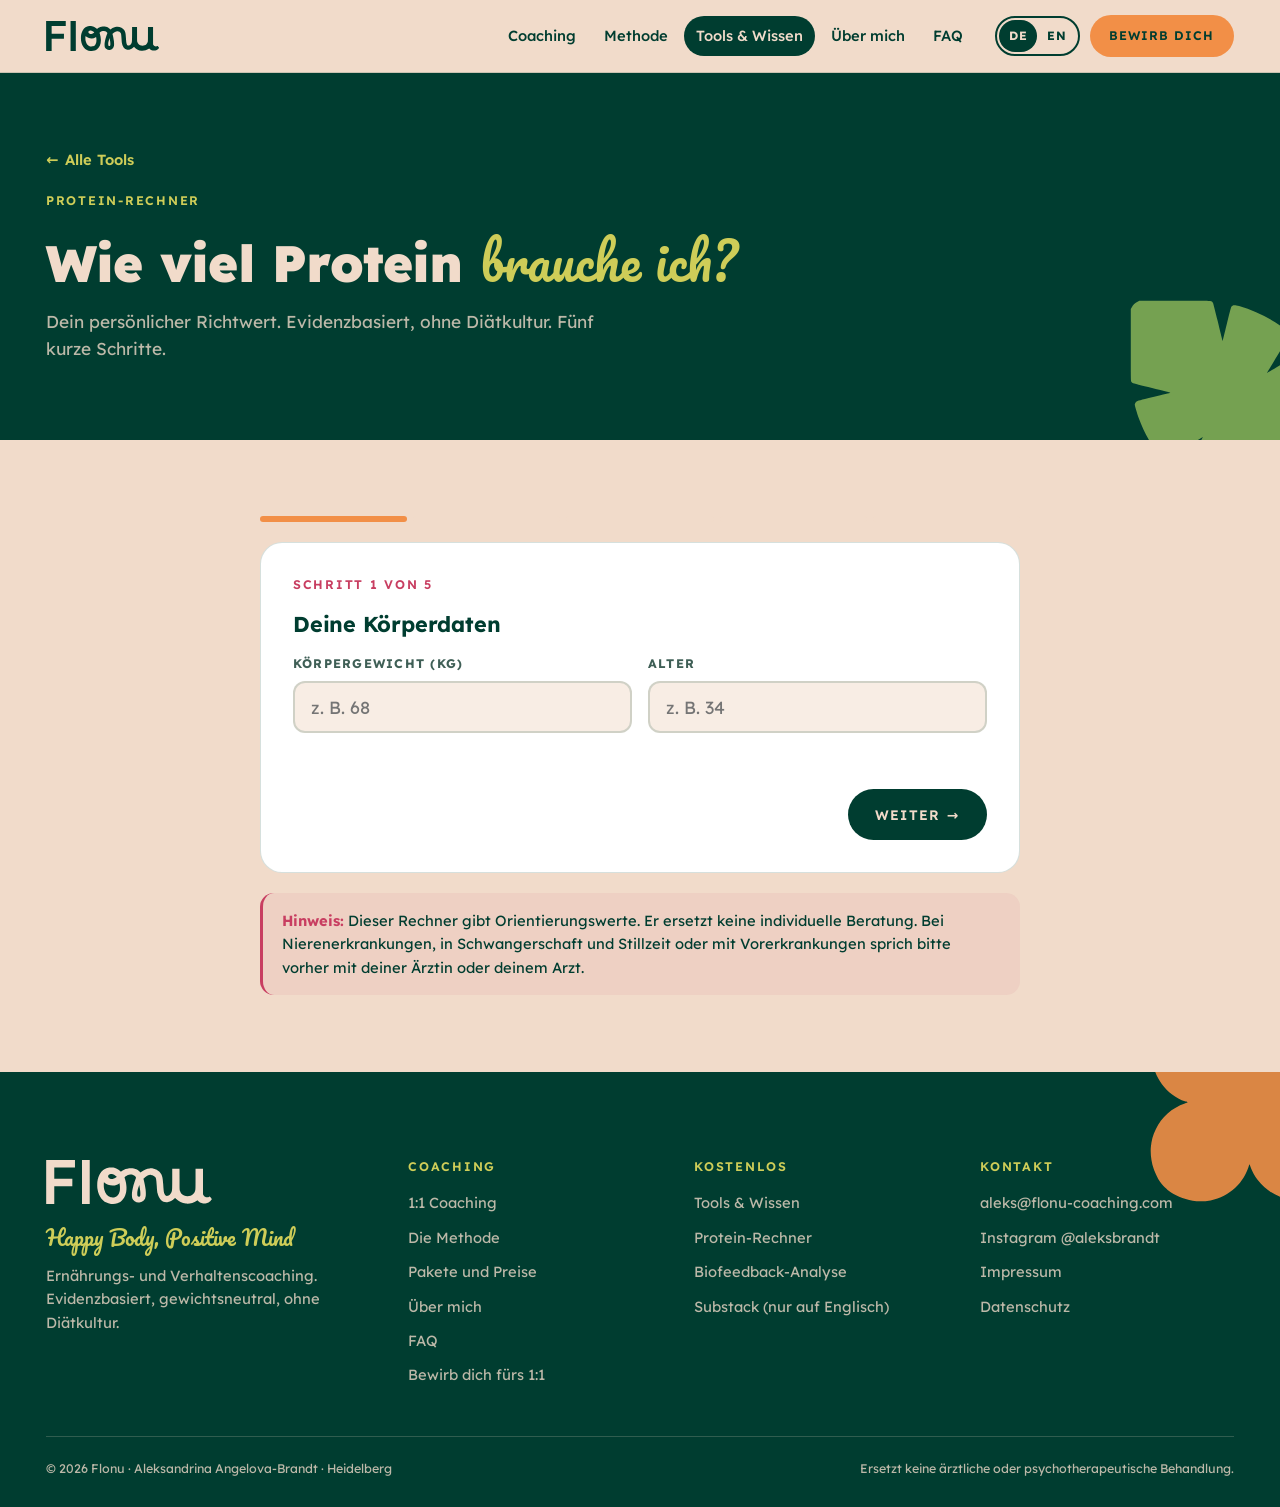
<file: protein-rechner.html>
<!DOCTYPE html>
<html lang="de" data-lang="de" data-title-de="Protein-Rechner · Flonu" data-title-en="Protein calculator · Flonu">
<head>
<meta charset="utf-8">
<meta name="viewport" content="width=device-width, initial-scale=1, viewport-fit=cover">
<title>Protein-Rechner · Flonu</title>
<meta name="claude:viewport-fit-sides" content="cover">
<meta name="description" content="Wie viel Protein brauchst du? Dein persönlicher Richtwert nach Gewicht, Alter, Ernährungsweise, Ziel und Aktivität. Evidenzbasiert, ohne Diätkultur.">
<meta name="theme-color" content="#003d30">
<meta property="og:title" content="Protein-Rechner · Flonu">
<meta property="og:description" content="Wie viel Protein brauchst du? Dein persönlicher Richtwert nach Gewicht, Alter, Ernährungsweise, Ziel und Aktivität. Evidenzbasiert, ohne Diätkultur.">
<meta property="og:image" content="assets/img/hero-banana.webp">
<link rel="icon" type="image/png" href="assets/img/favicon.png">
<link rel="apple-touch-icon" href="assets/img/apple-touch-icon.png">
<link rel="preload" href="assets/fonts/lexend-var.woff2" as="font" type="font/woff2" crossorigin>
<link rel="stylesheet" href="assets/flonu.css">
<script>(function(){var l='de';try{var p=new URLSearchParams(location.search).get('lang');l=(p==='en')?'en':'de';}catch(e){}var r=document.documentElement;r.setAttribute('data-lang',l);r.setAttribute('lang',l);})();</script>
</head>
<body>
<a class="sr-only" href="#main"><span lang="de">Zum Inhalt springen</span><span lang="en">Skip to content</span></a>
<header class="site-header">
  <div class="wrap">
    <a class="brand" href="index.html" aria-label="Flonu"><svg aria-hidden="true" focusable="false" xmlns="http://www.w3.org/2000/svg" viewBox="0 0 1846 489"><path fill="currentColor" fill-rule="evenodd" d="M2.0 244.5L2.0 0.0L162.0 0.0L322.0 0.0L322.0 41.5L322.0 83.0L207.0 83.0L92.0 83.0L92.0 146.0L92.0 209.0L192.5 209.0L293.0 209.0L292.8 249.8L292.5 290.5L192.2 290.8L92.0 291.0L92.0 390.0L92.0 489.0L47.0 489.0L2.0 489.0L2.0 244.5ZM400.0 244.5L400.0 0.0L443.0 0.0L486.0 0.0L486.0 244.5L486.0 489.0L443.0 489.0L400.0 489.0L400.0 244.5ZM722.0 488.0C701.4 485.4 684.1 480.2 665.9 470.9C646.2 460.9 631.1 448.4 616.7 430.5C593.5 401.6 578.9 365.6 571.8 320.5C568.8 301.4 568.5 255.8 571.3 238.0C576.7 203.0 585.9 175.8 600.1 151.7C624.3 111.0 658.6 88.0 703.0 82.9C714.2 81.6 737.4 82.2 749.0 84.1C772.5 87.8 802.0 102.7 823.8 121.9L832.8 129.9L835.1 127.3C837.8 124.5 853.6 114.8 868.0 107.2C894.4 93.1 942.8 87.2 975.7 93.9C1003.3 99.6 1020.7 109.0 1042.5 130.4L1051.2 138.9L1061.4 131.1C1092.6 107.0 1119.0 95.9 1151.2 93.1C1203.3 88.8 1255.5 114.5 1279.7 156.5C1293.2 180.0 1298.7 206.3 1302.4 267.0C1306.7 334.6 1309.1 354.1 1315.5 373.0C1324.4 399.2 1339.7 406.0 1363.5 394.5C1380.9 386.1 1394.5 366.6 1399.6 342.7C1402.4 329.2 1403.0 306.5 1403.0 201.2L1403.0 96.0L1443.5 96.0L1483.9 96.0L1484.3 208.2C1484.6 331.8 1484.5 329.1 1490.9 347.7C1498.6 370.0 1514.5 387.4 1534.8 395.6C1556.1 404.2 1585.0 404.8 1607.3 397.1C1618.8 393.1 1627.1 387.9 1636.0 379.0C1645.7 369.3 1651.5 359.9 1655.9 346.9C1662.1 328.7 1662.0 330.6 1662.0 207.8L1662.0 96.0L1703.5 96.0L1745.0 96.0L1745.0 235.3C1745.0 387.5 1744.8 380.8 1750.7 391.0C1759.4 405.8 1773.9 414.0 1791.3 414.0C1800.6 414.0 1807.9 412.1 1814.5 407.9C1818.4 405.4 1819.5 405.1 1820.6 406.2C1823.5 409.2 1843.3 433.6 1843.7 434.7C1844.4 436.4 1835.9 447.2 1828.1 454.8C1815.1 467.4 1799.7 475.9 1782.0 480.2C1769.8 483.2 1748.8 483.3 1737.0 480.3C1718.6 475.6 1703.1 467.0 1690.7 454.4L1683.7 447.3L1675.7 452.6C1639.8 476.6 1595.4 488.2 1554.5 484.1C1513.1 479.9 1473.6 460.9 1444.7 431.1L1435.0 421.1L1427.2 429.1C1408.8 448.4 1385.0 461.3 1357.2 467.0C1327.1 473.1 1297.8 464.9 1277.5 444.5C1260.1 427.2 1247.6 402.6 1240.0 370.5C1235.3 350.5 1233.8 337.8 1231.0 289.5C1227.4 228.6 1224.9 210.5 1217.9 195.5C1210.5 179.6 1189.3 167.3 1166.0 165.4C1142.3 163.4 1112.1 178.9 1086.2 206.2L1082.9 209.7L1085.9 220.1C1092.2 242.1 1102.9 296.8 1107.0 328.0C1110.1 351.4 1110.8 384.7 1108.6 399.9C1102.0 444.3 1079.5 467.0 1037.8 471.0C1018.0 472.9 1000.9 468.6 985.6 457.6C978.7 452.7 968.3 442.0 964.4 435.8C957.7 425.2 954.7 409.8 954.7 386.0C954.7 358.4 959.9 326.5 971.1 285.2C975.5 268.8 990.7 223.0 996.8 207.5L1000.8 197.5L997.7 191.6C996.0 188.4 991.6 182.7 988.0 179.0C973.1 163.6 949.5 157.7 924.5 162.9C904.7 167.0 886.7 177.0 876.6 189.4L872.7 194.0L877.3 207.8C888.4 240.9 893.5 269.3 894.7 304.0C897.0 374.3 873.1 431.8 828.7 462.8C820.7 468.3 802.7 477.2 792.6 480.6C777.4 485.6 762.8 488.0 745.5 488.5C736.7 488.7 726.1 488.5 722.0 488.0ZM764.5 413.5C791.3 406.0 809.4 385.5 817.4 353.3C818.8 347.9 820.4 339.7 821.0 335.0C822.3 324.2 822.3 299.7 821.0 287.2C820.0 278.2 817.1 259.9 816.5 259.2C816.4 259.0 813.4 260.9 809.9 263.3C791.3 276.3 771.3 282.7 747.0 283.7C709.9 285.1 670.9 271.9 647.4 249.8C644.5 247.1 644.2 247.0 643.5 248.7C643.1 249.7 642.5 260.0 642.2 271.6C641.7 295.9 643.3 312.2 648.1 330.8C660.0 377.1 684.7 406.0 719.3 414.0C729.7 416.5 755.0 416.2 764.5 413.5ZM1040.0 407.1C1042.2 405.9 1044.4 403.5 1046.0 400.5C1048.2 396.1 1048.5 394.3 1048.8 379.6C1049.3 360.0 1048.4 350.5 1042.3 310.1L1037.5 278.7L1035.2 284.1C1028.4 299.5 1021.6 321.5 1017.4 341.5C1015.0 352.9 1014.6 356.8 1014.6 373.5C1014.5 394.2 1015.2 398.3 1019.9 403.4C1025.1 409.0 1033.5 410.6 1040.0 407.1ZM740.5 210.5C756.1 207.7 770.8 200.7 781.5 190.9L786.1 186.7L780.8 181.3C769.9 170.1 754.3 160.6 741.7 157.3C733.4 155.2 718.2 155.2 710.8 157.4C698.4 161.1 690.0 170.5 690.0 180.9C690.0 193.8 703.7 207.9 719.2 210.9C725.8 212.2 731.0 212.1 740.5 210.5Z"/></svg></a>
    <nav class="nav" id="site-nav" aria-label="Hauptnavigation">
      <a href="index.html"><span lang="de">Coaching</span><span lang="en">Coaching</span></a><a href="methode.html"><span lang="de">Methode</span><span lang="en">Method</span></a><a href="tools.html" aria-current="page"><span lang="de">Tools &amp; Wissen</span><span lang="en">Tools &amp; knowledge</span></a><a href="index.html#ueber-mich"><span lang="de">Über mich</span><span lang="en">About</span></a><a href="index.html#faq"><span lang="de">FAQ</span><span lang="en">FAQ</span></a><a class="btn btn--mango nav-cta" href="bewerbung.html"><span lang="de">Bewirb dich</span><span lang="en">Apply now</span></a>
    </nav>
    <div class="header-tools">
      <div class="lang" role="group" aria-label="Sprache / Language">
        <button type="button" data-set-lang="de" aria-pressed="true">DE</button>
        <button type="button" data-set-lang="en" aria-pressed="false">EN</button>
      </div>
      <a class="btn btn--mango header-cta" href="bewerbung.html"><span lang="de">Bewirb dich</span><span lang="en">Apply now</span></a>
      <button class="menu-btn" type="button" aria-controls="site-nav" aria-expanded="false" aria-label="Menü">
        <svg viewBox="0 0 24 24" aria-hidden="true"><path d="M4 7h16M4 12h16M4 17h16" stroke="currentColor" stroke-width="2.4" stroke-linecap="round" fill="none"/></svg>
      </button>
    </div>
  </div>
</header>
<main id="main">
<section class="band band--moss tool-hero">
  <span class="shape shape--leaf" aria-hidden="true" style="--c:var(--thyme);width:min(20vw,210px);right:-60px;bottom:-70px"></span>
  <div class="wrap">
    <a class="back" href="tools.html">← <span lang="de">Alle Tools</span><span lang="en">All tools</span></a>
    <div class="stack" style="max-width:760px">
      <p class="label"><span lang="de">Protein-Rechner</span><span lang="en">Protein calculator</span></p>
      <h1><span lang="de">Wie viel Protein <span class="script">brauche ich?</span></span><span lang="en">How much protein <span class="script">do I need?</span></span></h1>
      <p class="lead"><span lang="de">Dein persönlicher Richtwert. Evidenzbasiert, ohne Diätkultur. Fünf kurze Schritte.</span><span lang="en">Your personal target. Evidence-based, no diet culture. Five short steps.</span></p>
    </div>
  </div>
</section>

<section class="band band--almond band--tight">
  <div class="wrap">
    <div class="tool-shell" data-protein>
      <div class="progress" aria-hidden="true"><span></span><span></span><span></span><span></span><span></span></div>

      <!-- Step 0 -->
      <div class="panel" data-step="0">
        <p class="label"><span lang="de">Schritt 1 von 5</span><span lang="en">Step 1 of 5</span></p>
        <h2><span lang="de">Deine Körperdaten</span><span lang="en">Your details</span></h2>
        <div class="field-row">
          <div class="field">
            <label for="p-weight"><span lang="de">Körpergewicht (kg)</span><span lang="en">Body weight (kg)</span></label>
            <input type="number" id="p-weight" inputmode="decimal" min="30" max="250" placeholder="z. B. 68" data-ph-de="z. B. 68" data-ph-en="e.g. 68">
          </div>
          <div class="field">
            <label for="p-age"><span lang="de">Alter</span><span lang="en">Age</span></label>
            <input type="number" id="p-age" inputmode="numeric" min="15" max="100" placeholder="z. B. 34" data-ph-de="z. B. 34" data-ph-en="e.g. 34">
          </div>
        </div>
        <p class="err" data-err="0" aria-live="polite"></p>
        <div class="nav-row"><span></span><button class="btn btn--moss" type="button" data-next="0"><span lang="de">Weiter</span><span lang="en">Next</span> →</button></div>
      </div>

      <!-- Step 1 -->
      <div class="panel" data-step="1" hidden>
        <p class="label"><span lang="de">Schritt 2 von 5</span><span lang="en">Step 2 of 5</span></p>
        <h2><span lang="de">Biologisches Geschlecht</span><span lang="en">Biological sex</span></h2>
        <div class="options" data-group="sex">
          <button class="opt" type="button" data-val="weiblich" aria-pressed="false"><span class="dot"></span><span lang="de">Weiblich</span><span lang="en">Female</span></button>
          <button class="opt" type="button" data-val="maennlich" aria-pressed="false"><span class="dot"></span><span lang="de">Männlich</span><span lang="en">Male</span></button>
          <button class="opt" type="button" data-val="divers" aria-pressed="false"><span class="dot"></span><span lang="de">Divers / keine Angabe</span><span lang="en">Diverse / prefer not to say</span></button>
        </div>
        <div class="field" data-menopause hidden>
          <span class="flabel"><span lang="de">Bist du in oder nach der Menopause?</span><span lang="en">Are you in or past menopause?</span></span>
          <div class="options" data-group="menopause">
            <button class="opt" type="button" data-val="ja" aria-pressed="false"><span class="dot"></span><span lang="de">Ja</span><span lang="en">Yes</span></button>
            <button class="opt" type="button" data-val="nein" aria-pressed="false"><span class="dot"></span><span lang="de">Nein / noch nicht</span><span lang="en">No / not yet</span></button>
          </div>
        </div>
        <p class="err" data-err="1" aria-live="polite"></p>
        <div class="nav-row"><button class="btn btn--line" type="button" data-back="1">← <span lang="de">Zurück</span><span lang="en">Back</span></button><button class="btn btn--moss" type="button" data-next="1"><span lang="de">Weiter</span><span lang="en">Next</span> →</button></div>
      </div>

      <!-- Step 2 -->
      <div class="panel" data-step="2" hidden>
        <p class="label"><span lang="de">Schritt 3 von 5</span><span lang="en">Step 3 of 5</span></p>
        <h2><span lang="de">Ernährungsweise</span><span lang="en">How you eat</span></h2>
        <div class="options" data-group="diet">
          <button class="opt" type="button" data-val="omnivor" aria-pressed="false"><span class="dot"></span><span lang="de">Omnivor</span><span lang="en">Omnivore</span></button>
          <button class="opt" type="button" data-val="vegetarisch" aria-pressed="false"><span class="dot"></span><span lang="de">Vegetarisch</span><span lang="en">Vegetarian</span></button>
          <button class="opt" type="button" data-val="vegan" aria-pressed="false"><span class="dot"></span>Vegan</button>
        </div>
        <p class="err" data-err="2" aria-live="polite"></p>
        <div class="nav-row"><button class="btn btn--line" type="button" data-back="2">← <span lang="de">Zurück</span><span lang="en">Back</span></button><button class="btn btn--moss" type="button" data-next="2"><span lang="de">Weiter</span><span lang="en">Next</span> →</button></div>
      </div>

      <!-- Step 3 -->
      <div class="panel" data-step="3" hidden>
        <p class="label"><span lang="de">Schritt 4 von 5</span><span lang="en">Step 4 of 5</span></p>
        <h2><span lang="de">Dein Ziel</span><span lang="en">Your goal</span></h2>
        <div class="options" data-group="goal">
          <button class="opt" type="button" data-val="muskel" aria-pressed="false"><span class="dot"></span><span lang="de">Muskelaufbau</span><span lang="en">Build muscle</span></button>
          <button class="opt" type="button" data-val="abnehmen" aria-pressed="false"><span class="dot"></span><span lang="de">Abnehmen</span><span lang="en">Lose weight</span></button>
          <button class="opt" type="button" data-val="halten" aria-pressed="false"><span class="dot"></span><span lang="de">Gewicht halten</span><span lang="en">Maintain weight</span></button>
          <button class="opt" type="button" data-val="gesundheit" aria-pressed="false"><span class="dot"></span><span lang="de">Allgemeine Gesundheit</span><span lang="en">General health</span></button>
        </div>
        <p class="err" data-err="3" aria-live="polite"></p>
        <div class="nav-row"><button class="btn btn--line" type="button" data-back="3">← <span lang="de">Zurück</span><span lang="en">Back</span></button><button class="btn btn--moss" type="button" data-next="3"><span lang="de">Weiter</span><span lang="en">Next</span> →</button></div>
      </div>

      <!-- Step 4 -->
      <div class="panel" data-step="4" hidden>
        <p class="label"><span lang="de">Schritt 5 von 5</span><span lang="en">Step 5 of 5</span></p>
        <h2><span lang="de">Aktivitätslevel</span><span lang="en">Activity level</span></h2>
        <div class="options options--col" data-group="activity">
          <button class="opt" type="button" data-val="gering" aria-pressed="false"><span class="dot"></span><span><strong><span lang="de">Wenig aktiv</span><span lang="en">Mostly inactive</span></strong> · <span lang="de">kaum Sport, viel Sitzen</span><span lang="en">little exercise, lots of sitting</span></span></button>
          <button class="opt" type="button" data-val="moderat" aria-pressed="false"><span class="dot"></span><span><strong><span lang="de">Moderat aktiv</span><span lang="en">Moderately active</span></strong> · <span lang="de">2 bis 3 Trainings pro Woche</span><span lang="en">2 to 3 sessions a week</span></span></button>
          <button class="opt" type="button" data-val="aktiv" aria-pressed="false"><span class="dot"></span><span><strong><span lang="de">Aktiv</span><span lang="en">Active</span></strong> · <span lang="de">4 bis 5 Trainings pro Woche</span><span lang="en">4 to 5 sessions a week</span></span></button>
          <button class="opt" type="button" data-val="sehr-aktiv" aria-pressed="false"><span class="dot"></span><span><strong><span lang="de">Sehr aktiv</span><span lang="en">Highly active</span></strong> · <span lang="de">täglich intensiv</span><span lang="en">intense training every day</span></span></button>
        </div>
        <p class="err" data-err="4" aria-live="polite"></p>
        <div class="nav-row"><button class="btn btn--line" type="button" data-back="4">← <span lang="de">Zurück</span><span lang="en">Back</span></button><button class="btn btn--mango" type="button" data-calc><span lang="de">Ergebnis berechnen</span><span lang="en">Show my result</span> →</button></div>
      </div>

      <!-- Result -->
      <div data-step="5" hidden class="stack">
        <div class="result">
          <span class="shape shape--flower" style="--c:var(--mango)" aria-hidden="true"></span>
          <p class="label"><span lang="de">Dein Proteinbedarf</span><span lang="en">Your protein target</span></p>
          <div class="result__big" data-r-range></div>
          <p class="result__sub" data-r-sub></p>
          <span class="result__chip" data-r-perkg></span>
          <p data-r-explain></p>
          <p class="callout" data-r-callout></p>
        </div>
        <div class="panel">
          <h2 data-r-foods-title></h2>
          <ul class="foods" data-r-foods></ul>
          <p class="source"><span lang="de">Quellen</span><span lang="en">Sources</span>: ISSN Position Stand (Stokes et al., 2018), Morton et al. (2018), Lemon et al. (2021)</p>
        </div>
        <div class="nav-row">
          <button class="btn btn--line" type="button" data-restart>↺ <span lang="de">Nochmal berechnen</span><span lang="en">Calculate again</span></button>
          <a class="btn btn--moss" href="tools.html#wissen"><span lang="de">25 g Protein in Lebensmitteln</span><span lang="en">25 g of protein in food</span></a>
        </div>
      </div>

      <p class="disclaimer"><b><span lang="de">Hinweis:</span><span lang="en">Note:</span></b> <span lang="de">Dieser Rechner gibt Orientierungswerte. Er ersetzt keine individuelle Beratung. Bei Nierenerkrankungen, in Schwangerschaft und Stillzeit oder mit Vorerkrankungen sprich bitte vorher mit deiner Ärztin oder deinem Arzt.</span><span lang="en">This calculator gives orientation values. It does not replace individual advice. With kidney disease, during pregnancy and breastfeeding or with existing conditions, please talk to your doctor first.</span></p>
    </div>
  </div>
</section>

</main>
<footer class="site-footer">
  <span class="shape shape--flower" aria-hidden="true"></span>
  <div class="wrap">
    <div class="footer-grid">
      <div class="footer-brand">
        <svg aria-hidden="true" focusable="false" xmlns="http://www.w3.org/2000/svg" viewBox="0 0 1846 489"><path fill="currentColor" fill-rule="evenodd" d="M2.0 244.5L2.0 0.0L162.0 0.0L322.0 0.0L322.0 41.5L322.0 83.0L207.0 83.0L92.0 83.0L92.0 146.0L92.0 209.0L192.5 209.0L293.0 209.0L292.8 249.8L292.5 290.5L192.2 290.8L92.0 291.0L92.0 390.0L92.0 489.0L47.0 489.0L2.0 489.0L2.0 244.5ZM400.0 244.5L400.0 0.0L443.0 0.0L486.0 0.0L486.0 244.5L486.0 489.0L443.0 489.0L400.0 489.0L400.0 244.5ZM722.0 488.0C701.4 485.4 684.1 480.2 665.9 470.9C646.2 460.9 631.1 448.4 616.7 430.5C593.5 401.6 578.9 365.6 571.8 320.5C568.8 301.4 568.5 255.8 571.3 238.0C576.7 203.0 585.9 175.8 600.1 151.7C624.3 111.0 658.6 88.0 703.0 82.9C714.2 81.6 737.4 82.2 749.0 84.1C772.5 87.8 802.0 102.7 823.8 121.9L832.8 129.9L835.1 127.3C837.8 124.5 853.6 114.8 868.0 107.2C894.4 93.1 942.8 87.2 975.7 93.9C1003.3 99.6 1020.7 109.0 1042.5 130.4L1051.2 138.9L1061.4 131.1C1092.6 107.0 1119.0 95.9 1151.2 93.1C1203.3 88.8 1255.5 114.5 1279.7 156.5C1293.2 180.0 1298.7 206.3 1302.4 267.0C1306.7 334.6 1309.1 354.1 1315.5 373.0C1324.4 399.2 1339.7 406.0 1363.5 394.5C1380.9 386.1 1394.5 366.6 1399.6 342.7C1402.4 329.2 1403.0 306.5 1403.0 201.2L1403.0 96.0L1443.5 96.0L1483.9 96.0L1484.3 208.2C1484.6 331.8 1484.5 329.1 1490.9 347.7C1498.6 370.0 1514.5 387.4 1534.8 395.6C1556.1 404.2 1585.0 404.8 1607.3 397.1C1618.8 393.1 1627.1 387.9 1636.0 379.0C1645.7 369.3 1651.5 359.9 1655.9 346.9C1662.1 328.7 1662.0 330.6 1662.0 207.8L1662.0 96.0L1703.5 96.0L1745.0 96.0L1745.0 235.3C1745.0 387.5 1744.8 380.8 1750.7 391.0C1759.4 405.8 1773.9 414.0 1791.3 414.0C1800.6 414.0 1807.9 412.1 1814.5 407.9C1818.4 405.4 1819.5 405.1 1820.6 406.2C1823.5 409.2 1843.3 433.6 1843.7 434.7C1844.4 436.4 1835.9 447.2 1828.1 454.8C1815.1 467.4 1799.7 475.9 1782.0 480.2C1769.8 483.2 1748.8 483.3 1737.0 480.3C1718.6 475.6 1703.1 467.0 1690.7 454.4L1683.7 447.3L1675.7 452.6C1639.8 476.6 1595.4 488.2 1554.5 484.1C1513.1 479.9 1473.6 460.9 1444.7 431.1L1435.0 421.1L1427.2 429.1C1408.8 448.4 1385.0 461.3 1357.2 467.0C1327.1 473.1 1297.8 464.9 1277.5 444.5C1260.1 427.2 1247.6 402.6 1240.0 370.5C1235.3 350.5 1233.8 337.8 1231.0 289.5C1227.4 228.6 1224.9 210.5 1217.9 195.5C1210.5 179.6 1189.3 167.3 1166.0 165.4C1142.3 163.4 1112.1 178.9 1086.2 206.2L1082.9 209.7L1085.9 220.1C1092.2 242.1 1102.9 296.8 1107.0 328.0C1110.1 351.4 1110.8 384.7 1108.6 399.9C1102.0 444.3 1079.5 467.0 1037.8 471.0C1018.0 472.9 1000.9 468.6 985.6 457.6C978.7 452.7 968.3 442.0 964.4 435.8C957.7 425.2 954.7 409.8 954.7 386.0C954.7 358.4 959.9 326.5 971.1 285.2C975.5 268.8 990.7 223.0 996.8 207.5L1000.8 197.5L997.7 191.6C996.0 188.4 991.6 182.7 988.0 179.0C973.1 163.6 949.5 157.7 924.5 162.9C904.7 167.0 886.7 177.0 876.6 189.4L872.7 194.0L877.3 207.8C888.4 240.9 893.5 269.3 894.7 304.0C897.0 374.3 873.1 431.8 828.7 462.8C820.7 468.3 802.7 477.2 792.6 480.6C777.4 485.6 762.8 488.0 745.5 488.5C736.7 488.7 726.1 488.5 722.0 488.0ZM764.5 413.5C791.3 406.0 809.4 385.5 817.4 353.3C818.8 347.9 820.4 339.7 821.0 335.0C822.3 324.2 822.3 299.7 821.0 287.2C820.0 278.2 817.1 259.9 816.5 259.2C816.4 259.0 813.4 260.9 809.9 263.3C791.3 276.3 771.3 282.7 747.0 283.7C709.9 285.1 670.9 271.9 647.4 249.8C644.5 247.1 644.2 247.0 643.5 248.7C643.1 249.7 642.5 260.0 642.2 271.6C641.7 295.9 643.3 312.2 648.1 330.8C660.0 377.1 684.7 406.0 719.3 414.0C729.7 416.5 755.0 416.2 764.5 413.5ZM1040.0 407.1C1042.2 405.9 1044.4 403.5 1046.0 400.5C1048.2 396.1 1048.5 394.3 1048.8 379.6C1049.3 360.0 1048.4 350.5 1042.3 310.1L1037.5 278.7L1035.2 284.1C1028.4 299.5 1021.6 321.5 1017.4 341.5C1015.0 352.9 1014.6 356.8 1014.6 373.5C1014.5 394.2 1015.2 398.3 1019.9 403.4C1025.1 409.0 1033.5 410.6 1040.0 407.1ZM740.5 210.5C756.1 207.7 770.8 200.7 781.5 190.9L786.1 186.7L780.8 181.3C769.9 170.1 754.3 160.6 741.7 157.3C733.4 155.2 718.2 155.2 710.8 157.4C698.4 161.1 690.0 170.5 690.0 180.9C690.0 193.8 703.7 207.9 719.2 210.9C725.8 212.2 731.0 212.1 740.5 210.5Z"/></svg>
        <span class="script">Happy Body, Positive Mind</span>
        <p class="small muted" style="margin-top:.8rem;max-width:34ch"><span lang="de">Ernährungs- und Verhaltenscoaching. Evidenzbasiert, gewichtsneutral, ohne Diätkultur.</span><span lang="en">Nutrition and behaviour change coaching. Evidence-based, weight-neutral, no diet culture.</span></p>
      </div>
      <div class="footer-col">
        <h4>Coaching</h4>
        <ul>
          <li><a href="index.html"><span lang="de">1:1 Coaching</span><span lang="en">1:1 coaching</span></a></li>
          <li><a href="methode.html"><span lang="de">Die Methode</span><span lang="en">The method</span></a></li>
          <li><a href="methode.html#pakete"><span lang="de">Pakete und Preise</span><span lang="en">Plans and pricing</span></a></li>
          <li><a href="index.html#ueber-mich"><span lang="de">Über mich</span><span lang="en">About me</span></a></li>
          <li><a href="index.html#faq">FAQ</a></li>
          <li><a href="bewerbung.html"><span lang="de">Bewirb dich fürs 1:1</span><span lang="en">Apply for 1:1 coaching</span></a></li>
        </ul>
      </div>
      <div class="footer-col">
        <h4><span lang="de">Kostenlos</span><span lang="en">Free</span></h4>
        <ul>
          <li><a href="tools.html"><span lang="de">Tools &amp; Wissen</span><span lang="en">Tools &amp; knowledge</span></a></li>
          <li><a href="protein-rechner.html"><span lang="de">Protein-Rechner</span><span lang="en">Protein calculator</span></a></li>
          <li><a href="biofeedback.html"><span lang="de">Biofeedback-Analyse</span><span lang="en">Biofeedback check</span></a></li>
          <li><a href="https://eattoflourish.substack.com/?utm_campaign=pub&amp;utm_medium=web" target="_blank" rel="noopener">Substack<span class="muted small"> (<span lang="de">nur auf Englisch</span><span lang="en">English only</span>)</span></a></li>
        </ul>
      </div>
      <div class="footer-col">
        <h4><span lang="de">Kontakt</span><span lang="en">Contact</span></h4>
        <ul>
          <li><a href="mailto:aleks@flonu-coaching.com">aleks@flonu-coaching.com</a></li>
          <li><a href="https://www.instagram.com/aleksbrandt" target="_blank" rel="noopener">Instagram @aleksbrandt</a></li>
          <li><a href="impressum.html">Impressum</a></li>
          <li><a href="datenschutz.html"><span lang="de">Datenschutz</span><span lang="en">Privacy policy</span></a></li>
        </ul>
      </div>
    </div>
    <div class="footer-bottom">
      <span>© <span data-year>2026</span> Flonu · Aleksandrina Angelova-Brandt · Heidelberg</span>
      <span><span lang="de">Ersetzt keine ärztliche oder psychotherapeutische Behandlung.</span><span lang="en">Does not replace medical or psychotherapeutic treatment.</span></span>
    </div>
  </div>
</footer>
<script src="assets/flonu.js"></script>
<script src="assets/protein.js"></script>
</body>
</html>
</file>
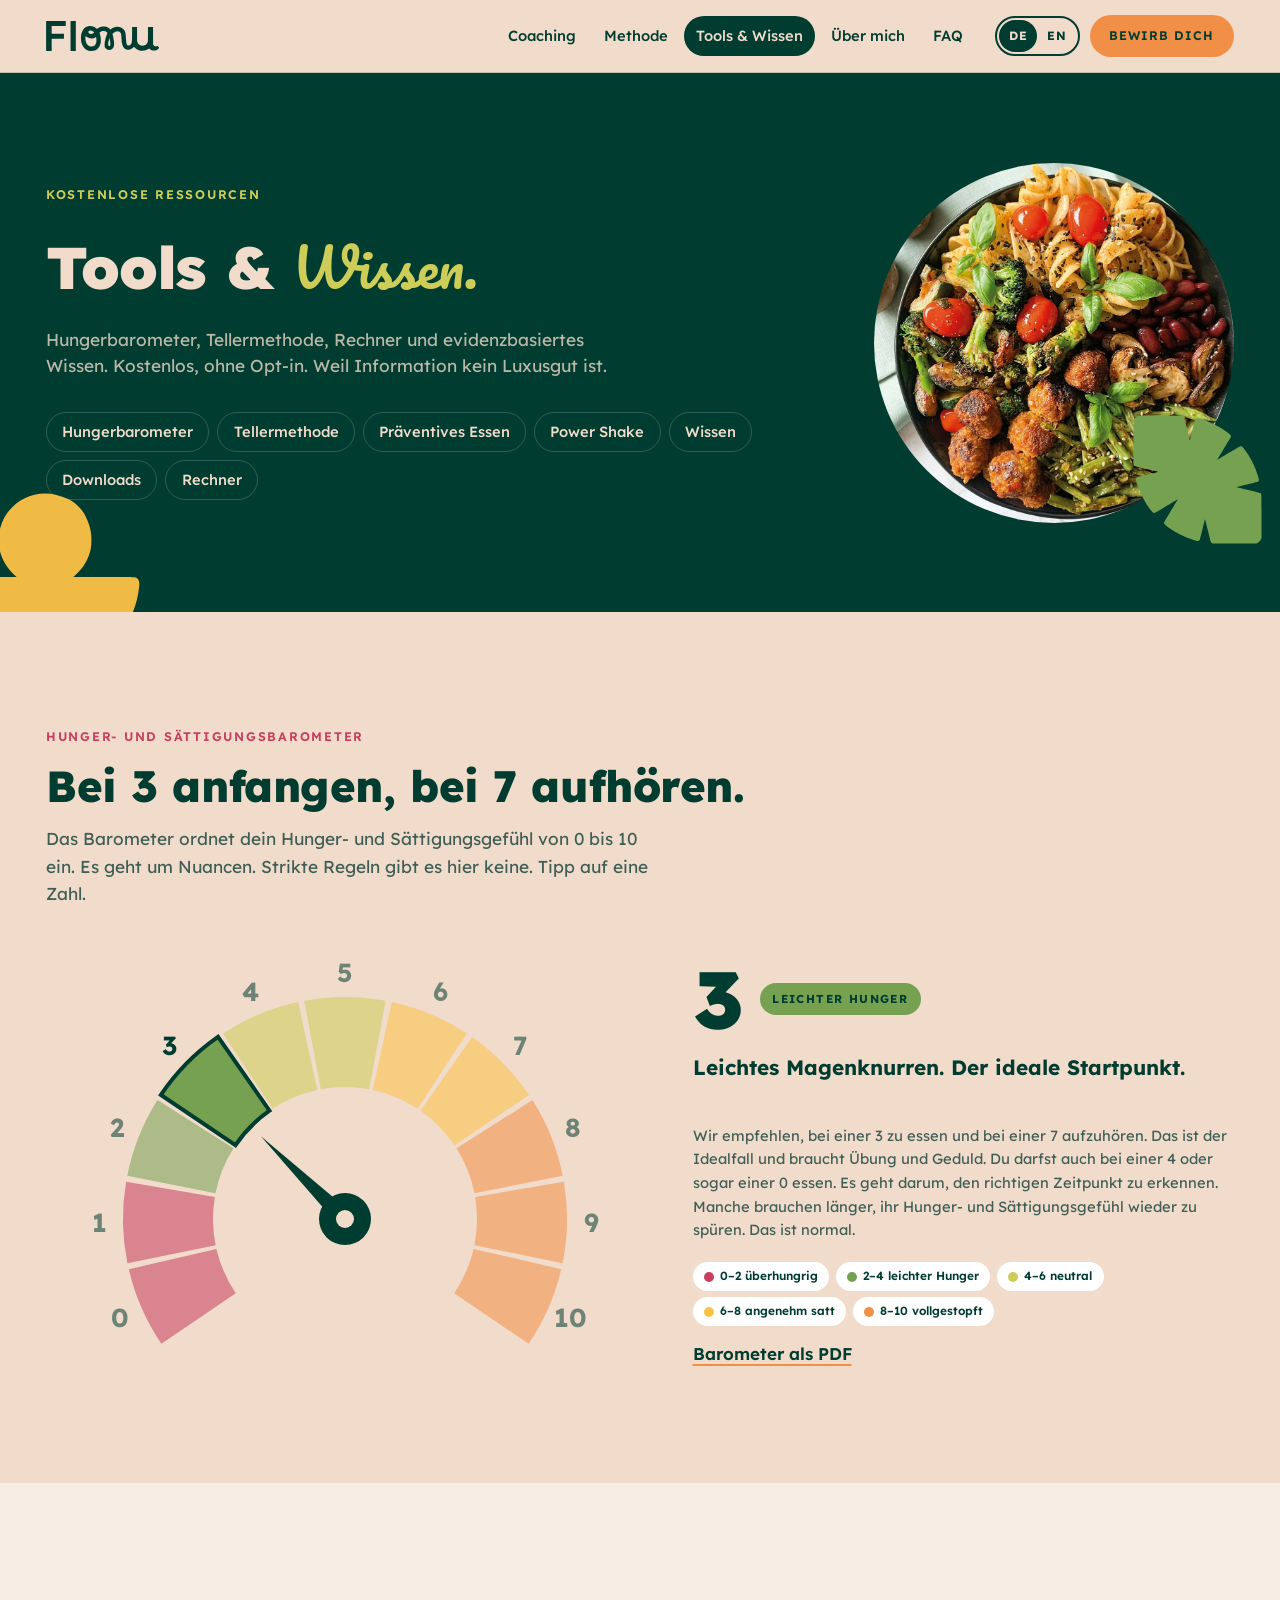
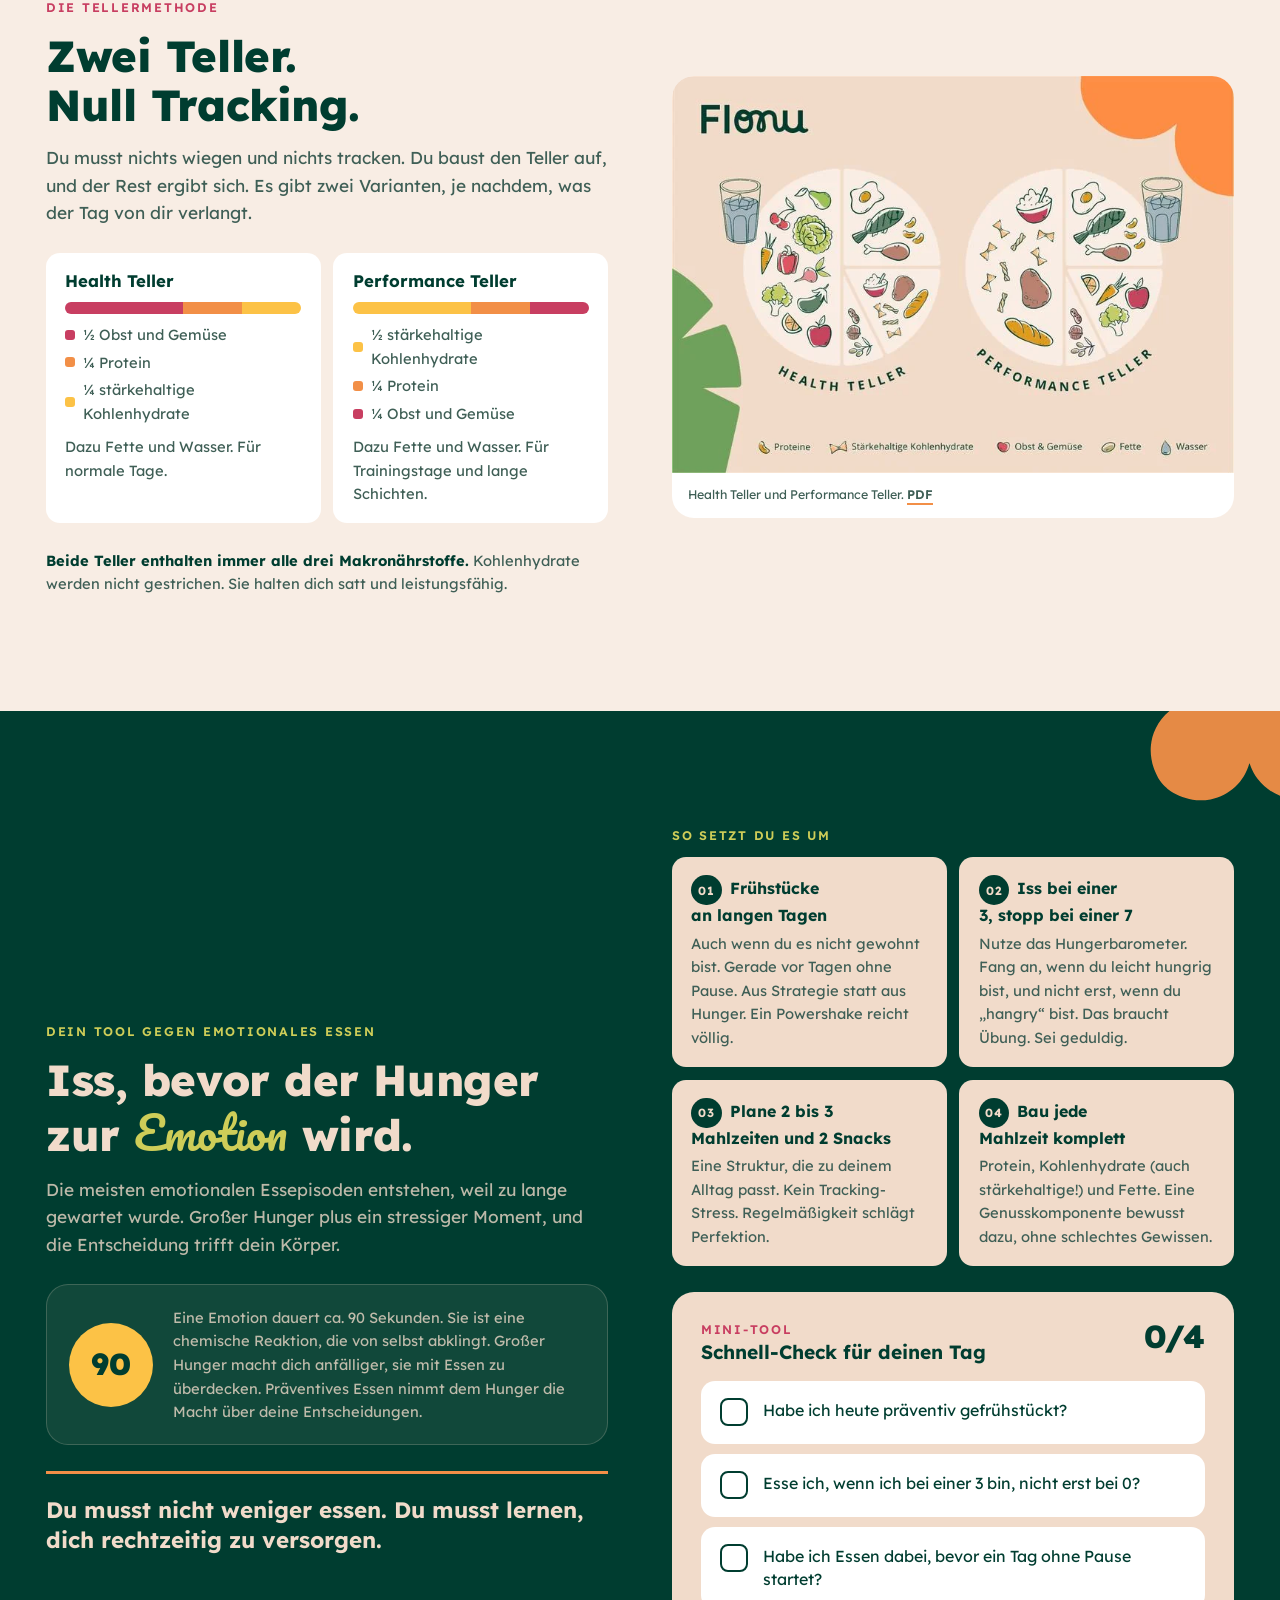
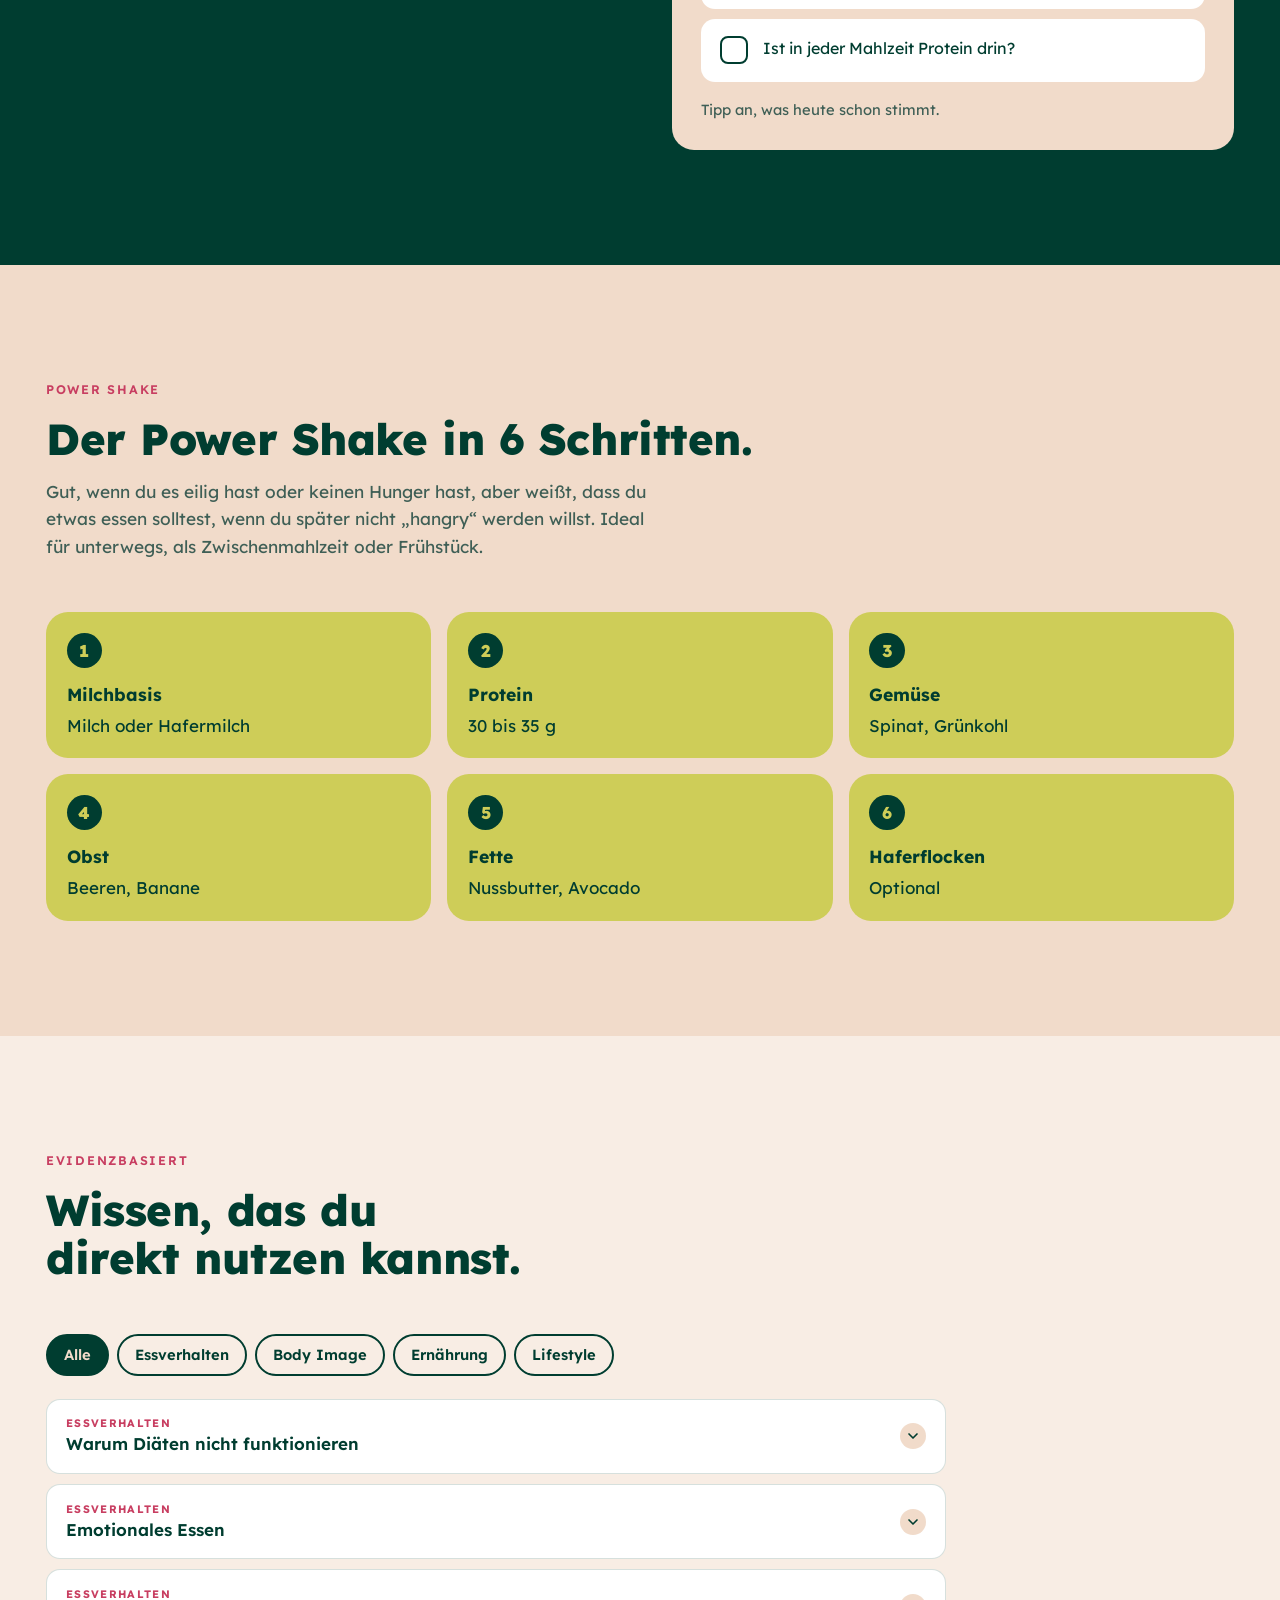
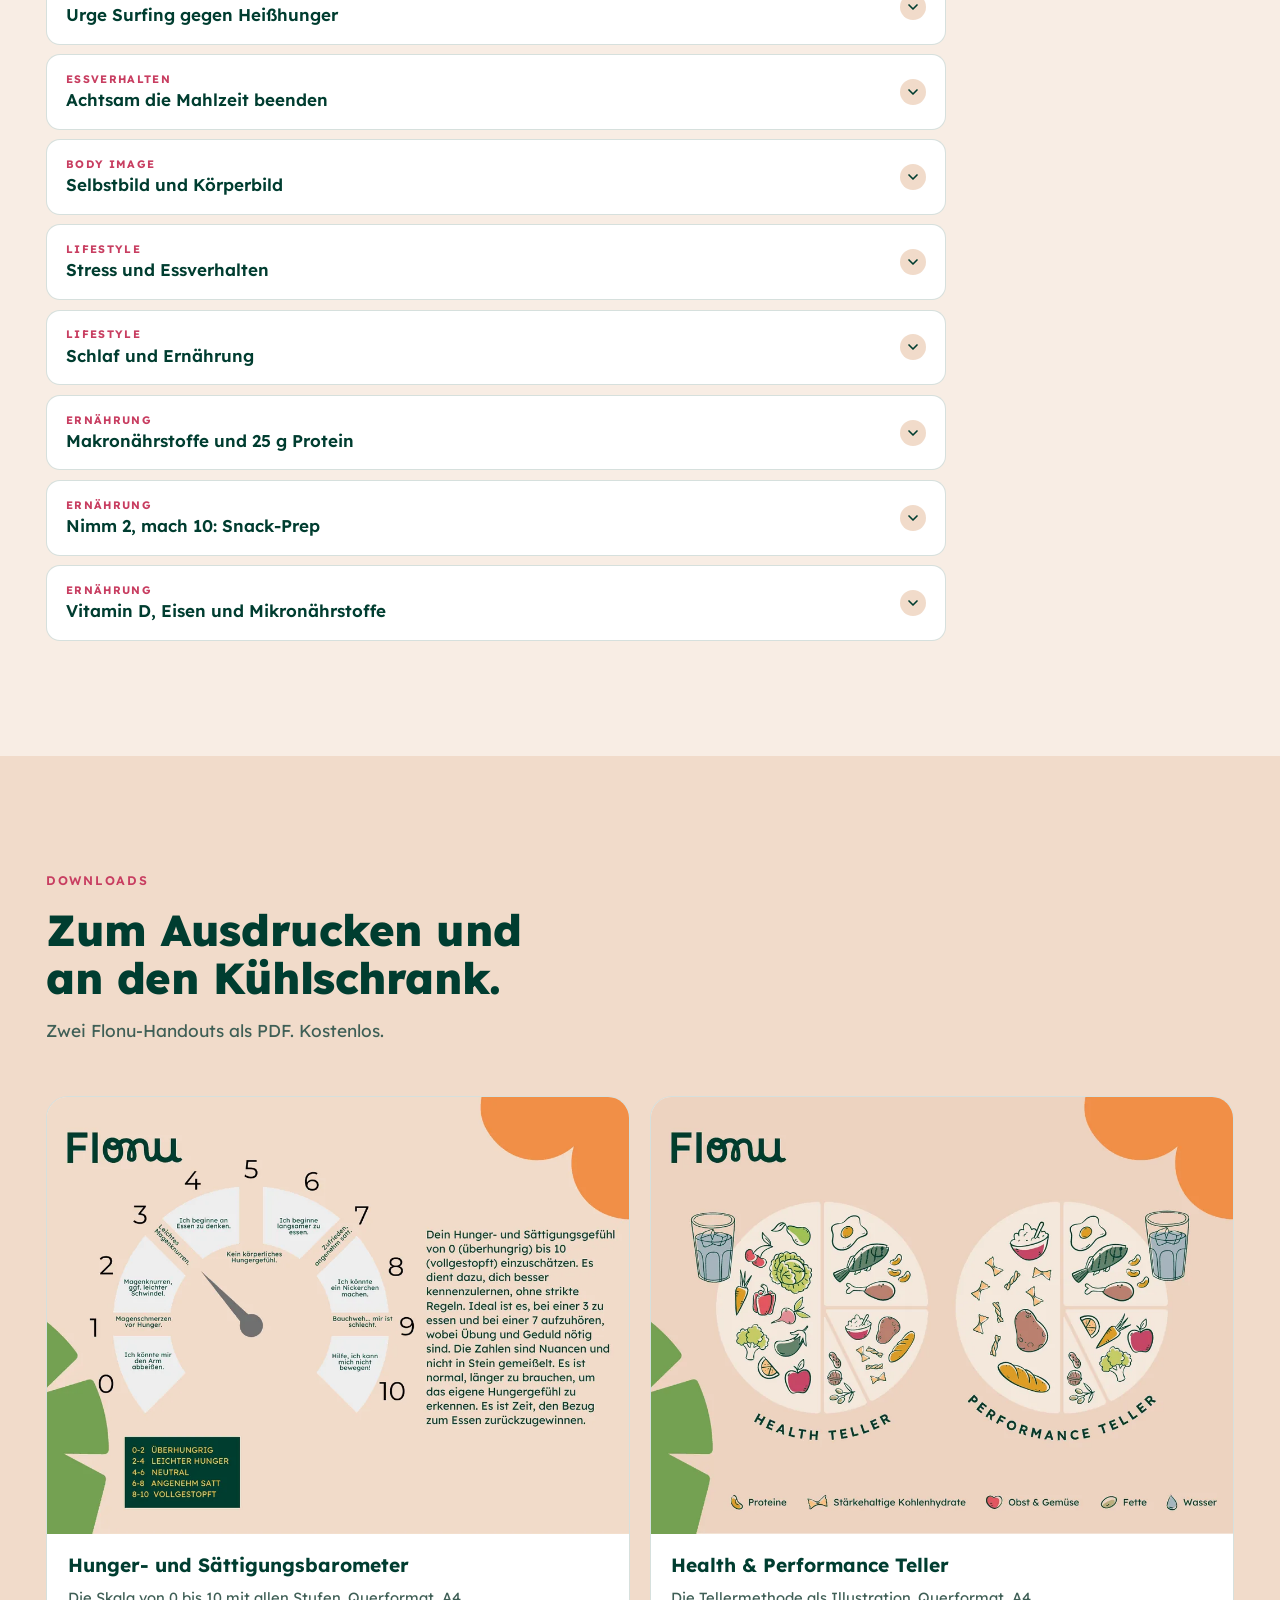
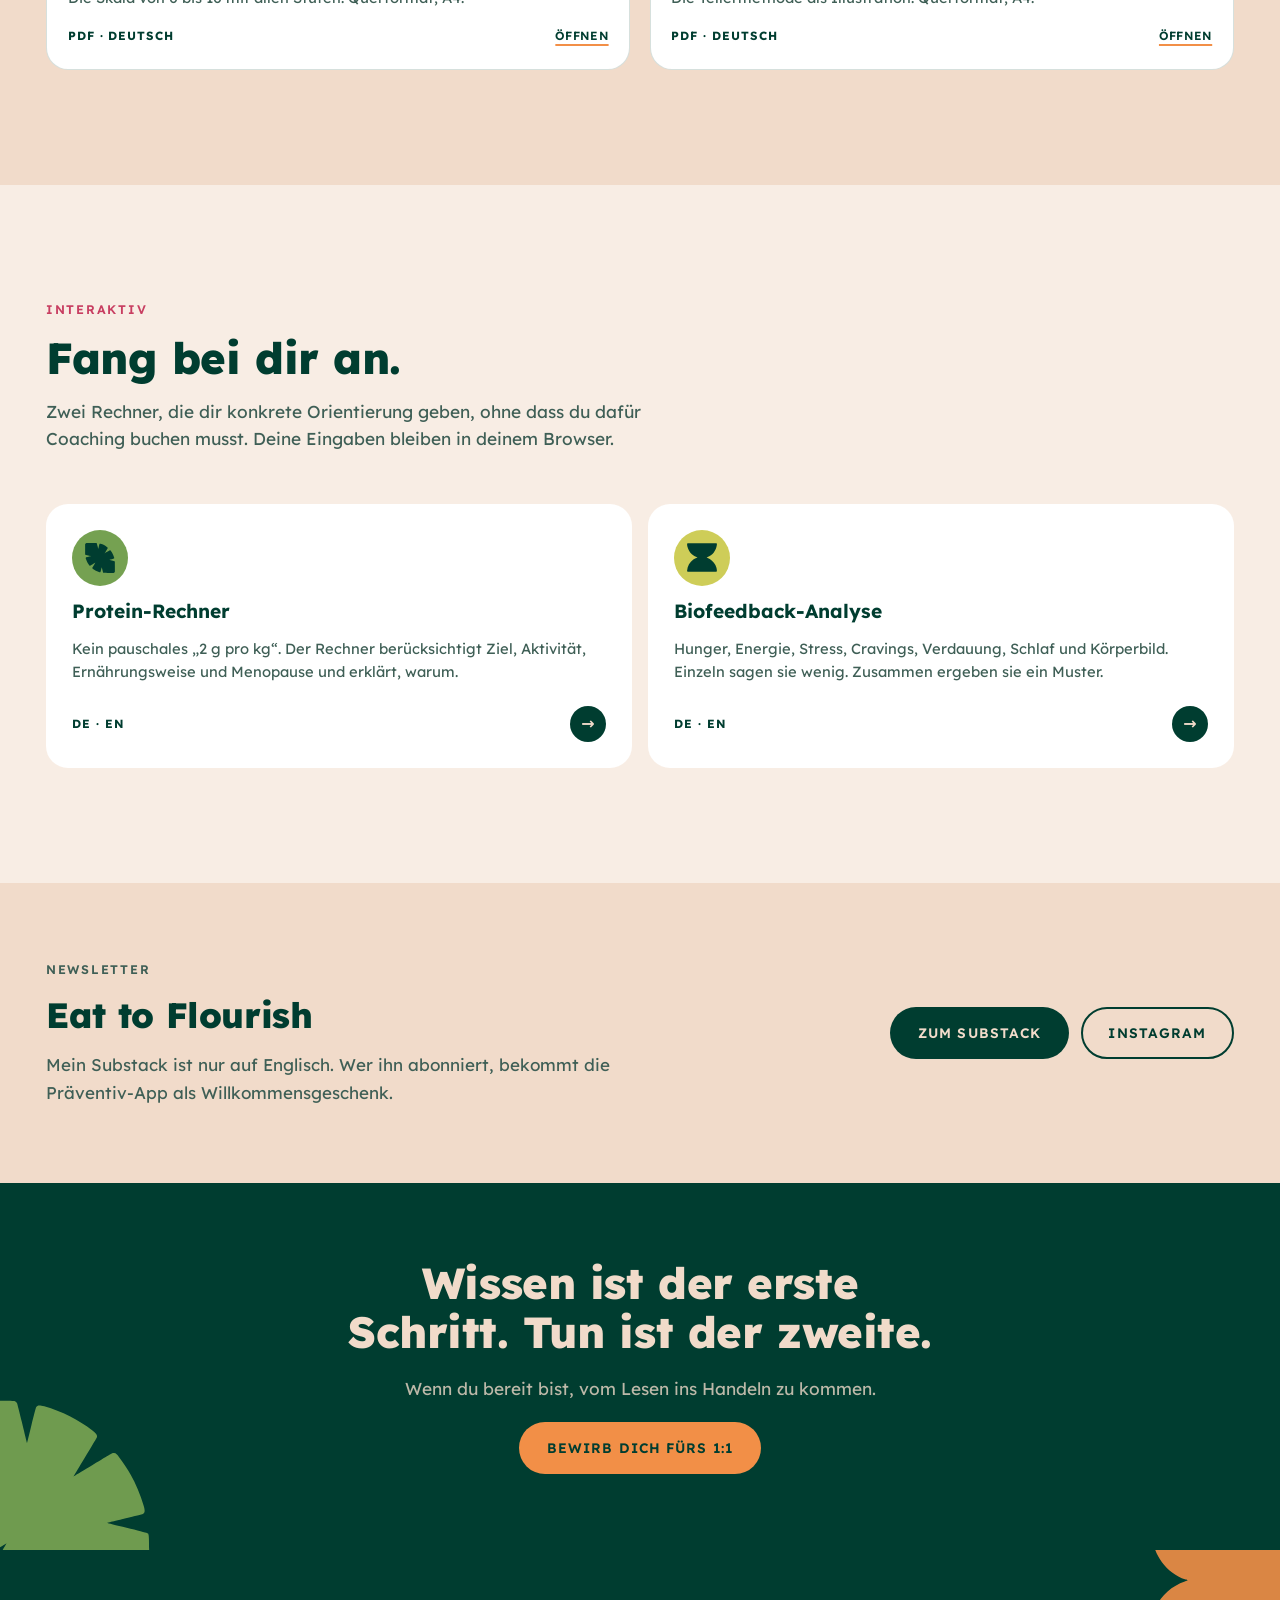
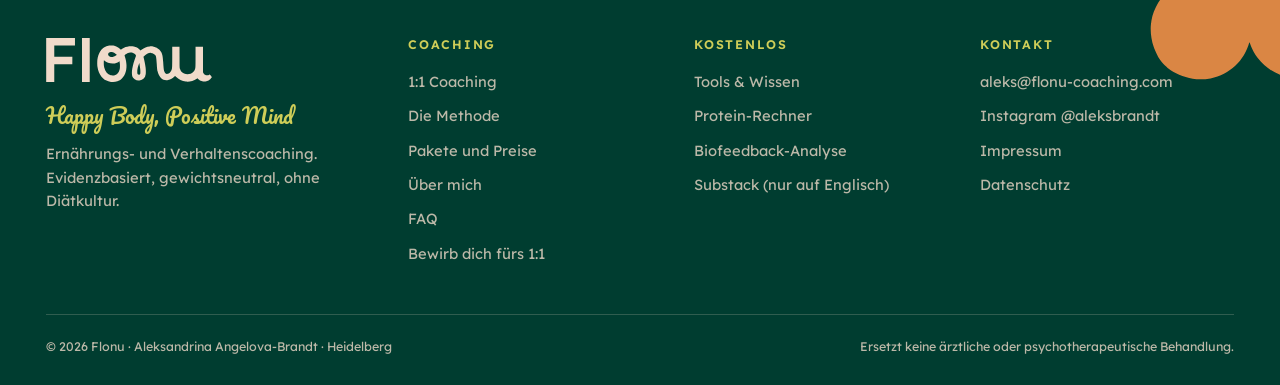
<file: tools.html>
<!DOCTYPE html>
<html lang="de" data-lang="de" data-title-de="Tools & Wissen · Flonu" data-title-en="Tools & knowledge · Flonu">
<head>
<meta charset="utf-8">
<meta name="viewport" content="width=device-width, initial-scale=1, viewport-fit=cover">
<title>Tools & Wissen · Flonu</title>
<meta name="claude:viewport-fit-sides" content="cover">
<meta name="description" content="Kostenlose Flonu-Tools ohne Opt-in: Hungerbarometer, Tellermethode, Präventives Essen, Power Shake, Protein-Rechner, Biofeedback-Analyse und evidenzbasiertes Wissen zu Essverhalten.">
<meta name="theme-color" content="#003d30">
<meta property="og:title" content="Tools & Wissen · Flonu">
<meta property="og:description" content="Kostenlose Flonu-Tools ohne Opt-in: Hungerbarometer, Tellermethode, Präventives Essen, Power Shake, Protein-Rechner, Biofeedback-Analyse und evidenzbasiertes Wissen zu Essverhalten.">
<meta property="og:image" content="assets/img/hero-banana.webp">
<link rel="icon" type="image/png" href="assets/img/favicon.png">
<link rel="apple-touch-icon" href="assets/img/apple-touch-icon.png">
<link rel="preload" href="assets/fonts/lexend-var.woff2" as="font" type="font/woff2" crossorigin>
<link rel="stylesheet" href="assets/flonu.css">
<script>(function(){var l='de';try{var p=new URLSearchParams(location.search).get('lang');l=(p==='en')?'en':'de';}catch(e){}var r=document.documentElement;r.setAttribute('data-lang',l);r.setAttribute('lang',l);})();</script>
</head>
<body>
<a class="sr-only" href="#main"><span lang="de">Zum Inhalt springen</span><span lang="en">Skip to content</span></a>
<header class="site-header">
  <div class="wrap">
    <a class="brand" href="index.html" aria-label="Flonu"><svg aria-hidden="true" focusable="false" xmlns="http://www.w3.org/2000/svg" viewBox="0 0 1846 489"><path fill="currentColor" fill-rule="evenodd" d="M2.0 244.5L2.0 0.0L162.0 0.0L322.0 0.0L322.0 41.5L322.0 83.0L207.0 83.0L92.0 83.0L92.0 146.0L92.0 209.0L192.5 209.0L293.0 209.0L292.8 249.8L292.5 290.5L192.2 290.8L92.0 291.0L92.0 390.0L92.0 489.0L47.0 489.0L2.0 489.0L2.0 244.5ZM400.0 244.5L400.0 0.0L443.0 0.0L486.0 0.0L486.0 244.5L486.0 489.0L443.0 489.0L400.0 489.0L400.0 244.5ZM722.0 488.0C701.4 485.4 684.1 480.2 665.9 470.9C646.2 460.9 631.1 448.4 616.7 430.5C593.5 401.6 578.9 365.6 571.8 320.5C568.8 301.4 568.5 255.8 571.3 238.0C576.7 203.0 585.9 175.8 600.1 151.7C624.3 111.0 658.6 88.0 703.0 82.9C714.2 81.6 737.4 82.2 749.0 84.1C772.5 87.8 802.0 102.7 823.8 121.9L832.8 129.9L835.1 127.3C837.8 124.5 853.6 114.8 868.0 107.2C894.4 93.1 942.8 87.2 975.7 93.9C1003.3 99.6 1020.7 109.0 1042.5 130.4L1051.2 138.9L1061.4 131.1C1092.6 107.0 1119.0 95.9 1151.2 93.1C1203.3 88.8 1255.5 114.5 1279.7 156.5C1293.2 180.0 1298.7 206.3 1302.4 267.0C1306.7 334.6 1309.1 354.1 1315.5 373.0C1324.4 399.2 1339.7 406.0 1363.5 394.5C1380.9 386.1 1394.5 366.6 1399.6 342.7C1402.4 329.2 1403.0 306.5 1403.0 201.2L1403.0 96.0L1443.5 96.0L1483.9 96.0L1484.3 208.2C1484.6 331.8 1484.5 329.1 1490.9 347.7C1498.6 370.0 1514.5 387.4 1534.8 395.6C1556.1 404.2 1585.0 404.8 1607.3 397.1C1618.8 393.1 1627.1 387.9 1636.0 379.0C1645.7 369.3 1651.5 359.9 1655.9 346.9C1662.1 328.7 1662.0 330.6 1662.0 207.8L1662.0 96.0L1703.5 96.0L1745.0 96.0L1745.0 235.3C1745.0 387.5 1744.8 380.8 1750.7 391.0C1759.4 405.8 1773.9 414.0 1791.3 414.0C1800.6 414.0 1807.9 412.1 1814.5 407.9C1818.4 405.4 1819.5 405.1 1820.6 406.2C1823.5 409.2 1843.3 433.6 1843.7 434.7C1844.4 436.4 1835.9 447.2 1828.1 454.8C1815.1 467.4 1799.7 475.9 1782.0 480.2C1769.8 483.2 1748.8 483.3 1737.0 480.3C1718.6 475.6 1703.1 467.0 1690.7 454.4L1683.7 447.3L1675.7 452.6C1639.8 476.6 1595.4 488.2 1554.5 484.1C1513.1 479.9 1473.6 460.9 1444.7 431.1L1435.0 421.1L1427.2 429.1C1408.8 448.4 1385.0 461.3 1357.2 467.0C1327.1 473.1 1297.8 464.9 1277.5 444.5C1260.1 427.2 1247.6 402.6 1240.0 370.5C1235.3 350.5 1233.8 337.8 1231.0 289.5C1227.4 228.6 1224.9 210.5 1217.9 195.5C1210.5 179.6 1189.3 167.3 1166.0 165.4C1142.3 163.4 1112.1 178.9 1086.2 206.2L1082.9 209.7L1085.9 220.1C1092.2 242.1 1102.9 296.8 1107.0 328.0C1110.1 351.4 1110.8 384.7 1108.6 399.9C1102.0 444.3 1079.5 467.0 1037.8 471.0C1018.0 472.9 1000.9 468.6 985.6 457.6C978.7 452.7 968.3 442.0 964.4 435.8C957.7 425.2 954.7 409.8 954.7 386.0C954.7 358.4 959.9 326.5 971.1 285.2C975.5 268.8 990.7 223.0 996.8 207.5L1000.8 197.5L997.7 191.6C996.0 188.4 991.6 182.7 988.0 179.0C973.1 163.6 949.5 157.7 924.5 162.9C904.7 167.0 886.7 177.0 876.6 189.4L872.7 194.0L877.3 207.8C888.4 240.9 893.5 269.3 894.7 304.0C897.0 374.3 873.1 431.8 828.7 462.8C820.7 468.3 802.7 477.2 792.6 480.6C777.4 485.6 762.8 488.0 745.5 488.5C736.7 488.7 726.1 488.5 722.0 488.0ZM764.5 413.5C791.3 406.0 809.4 385.5 817.4 353.3C818.8 347.9 820.4 339.7 821.0 335.0C822.3 324.2 822.3 299.7 821.0 287.2C820.0 278.2 817.1 259.9 816.5 259.2C816.4 259.0 813.4 260.9 809.9 263.3C791.3 276.3 771.3 282.7 747.0 283.7C709.9 285.1 670.9 271.9 647.4 249.8C644.5 247.1 644.2 247.0 643.5 248.7C643.1 249.7 642.5 260.0 642.2 271.6C641.7 295.9 643.3 312.2 648.1 330.8C660.0 377.1 684.7 406.0 719.3 414.0C729.7 416.5 755.0 416.2 764.5 413.5ZM1040.0 407.1C1042.2 405.9 1044.4 403.5 1046.0 400.5C1048.2 396.1 1048.5 394.3 1048.8 379.6C1049.3 360.0 1048.4 350.5 1042.3 310.1L1037.5 278.7L1035.2 284.1C1028.4 299.5 1021.6 321.5 1017.4 341.5C1015.0 352.9 1014.6 356.8 1014.6 373.5C1014.5 394.2 1015.2 398.3 1019.9 403.4C1025.1 409.0 1033.5 410.6 1040.0 407.1ZM740.5 210.5C756.1 207.7 770.8 200.7 781.5 190.9L786.1 186.7L780.8 181.3C769.9 170.1 754.3 160.6 741.7 157.3C733.4 155.2 718.2 155.2 710.8 157.4C698.4 161.1 690.0 170.5 690.0 180.9C690.0 193.8 703.7 207.9 719.2 210.9C725.8 212.2 731.0 212.1 740.5 210.5Z"/></svg></a>
    <nav class="nav" id="site-nav" aria-label="Hauptnavigation">
      <a href="index.html"><span lang="de">Coaching</span><span lang="en">Coaching</span></a><a href="methode.html"><span lang="de">Methode</span><span lang="en">Method</span></a><a href="tools.html" aria-current="page"><span lang="de">Tools &amp; Wissen</span><span lang="en">Tools &amp; knowledge</span></a><a href="index.html#ueber-mich"><span lang="de">Über mich</span><span lang="en">About</span></a><a href="index.html#faq"><span lang="de">FAQ</span><span lang="en">FAQ</span></a><a class="btn btn--mango nav-cta" href="bewerbung.html"><span lang="de">Bewirb dich</span><span lang="en">Apply now</span></a>
    </nav>
    <div class="header-tools">
      <div class="lang" role="group" aria-label="Sprache / Language">
        <button type="button" data-set-lang="de" aria-pressed="true">DE</button>
        <button type="button" data-set-lang="en" aria-pressed="false">EN</button>
      </div>
      <a class="btn btn--mango header-cta" href="bewerbung.html"><span lang="de">Bewirb dich</span><span lang="en">Apply now</span></a>
      <button class="menu-btn" type="button" aria-controls="site-nav" aria-expanded="false" aria-label="Menü">
        <svg viewBox="0 0 24 24" aria-hidden="true"><path d="M4 7h16M4 12h16M4 17h16" stroke="currentColor" stroke-width="2.4" stroke-linecap="round" fill="none"/></svg>
      </button>
    </div>
  </div>
</header>
<main id="main">
<section class="band band--moss page-hero">
  <span class="shape shape--horizon" aria-hidden="true" style="--c:var(--lemon);width:min(18vw,190px);left:-50px;bottom:-60px;opacity:.95"></span>
  <div class="wrap page-hero__grid">
    <div class="stack-lg">
      <p class="label"><span lang="de">Kostenlose Ressourcen</span><span lang="en">Free resources</span></p>
      <h1><span lang="de">Tools &amp; <span class="script">Wissen.</span></span><span lang="en">Tools &amp; <span class="script">knowledge.</span></span></h1>
      <p class="lead"><span lang="de">Hungerbarometer, Tellermethode, Rechner und evidenzbasiertes Wissen. Kostenlos, ohne Opt-in. Weil Information kein Luxusgut ist.</span><span lang="en">Hunger scale, plate method, calculators and evidence-based knowledge. Free, no opt-in. Because information should not be a luxury.</span></p>
      <nav class="jump" aria-label="Abschnitte">
        <a href="#barometer"><span lang="de">Hungerbarometer</span><span lang="en">Hunger scale</span></a>
        <a href="#teller"><span lang="de">Tellermethode</span><span lang="en">Plate method</span></a>
        <a href="#praeventiv"><span lang="de">Präventives Essen</span><span lang="en">Preventive eating</span></a>
        <a href="#powershake">Power Shake</a>
        <a href="#wissen"><span lang="de">Wissen</span><span lang="en">Knowledge</span></a>
        <a href="#downloads">Downloads</a>
        <a href="#rechner"><span lang="de">Rechner</span><span lang="en">Calculators</span></a>
      </nav>
    </div>
    <figure class="page-hero__media">
      <div class="circle"><img src="assets/img/bowl.webp" width="1100" height="1019" alt="Bunte Bowl mit Pasta, Gemüse und Bohnen" data-alt-de="Bunte Bowl mit Pasta, Gemüse und Bohnen" data-alt-en="Colourful bowl with pasta, vegetables and beans"></div>
      <span class="shape shape--leaf" aria-hidden="true" style="--c:var(--thyme);width:36%;bottom:-6%;right:-8%"></span>
    </figure>
  </div>
</section>

<!-- ============ BAROMETER ============ -->
<section class="band band--almond" id="barometer">
  <div class="wrap">
    <div class="sec-head">
      <p class="label"><span lang="de">Hunger- und Sättigungsbarometer</span><span lang="en">Hunger and fullness scale</span></p>
      <h2><span lang="de">Bei 3 anfangen, bei 7 aufhören.</span><span lang="en">Start at 3, stop at 7.</span></h2>
      <p><span lang="de">Das Barometer ordnet dein Hunger- und Sättigungsgefühl von 0 bis 10 ein. Es geht um Nuancen. Strikte Regeln gibt es hier keine. Tipp auf eine Zahl.</span><span lang="en">The scale rates your hunger and fullness from 0 to 10. It is about nuance. There are no strict rules. Tap a number.</span></p>
    </div>
    <div class="baro" data-baro>
      <div class="baro__dial" data-baro-dial></div>
      <div class="baro__out">
        <div class="baro__big"><strong data-baro-n>3</strong><span class="baro__zone" data-baro-zone>leichter Hunger</span></div>
        <p class="baro__say" data-baro-say aria-live="polite">Leichtes Magenknurren. Der ideale Startpunkt.</p>
        <p class="baro__hint"><span lang="de">Wir empfehlen, bei einer 3 zu essen und bei einer 7 aufzuhören. Das ist der Idealfall und braucht Übung und Geduld. Du darfst auch bei einer 4 oder sogar einer 0 essen. Es geht darum, den richtigen Zeitpunkt zu erkennen. Manche brauchen länger, ihr Hunger- und Sättigungsgefühl wieder zu spüren. Das ist normal.</span><span lang="en">We recommend eating at a 3 and stopping at a 7. That is the ideal and it takes practice and patience. You can still eat at a 4 or even a 0. The point is to notice the right moment. Some people need longer to feel their hunger and fullness again. That is normal.</span></p>
        <ul class="baro__legend" data-baro-legend></ul>
        <div class="actions"><a class="textlink" href="downloads/flonu-hunger-saettigungsbarometer.pdf" target="_blank" rel="noopener"><span lang="de">Barometer als PDF</span><span lang="en">Scale as PDF (German)</span></a></div>
      </div>
    </div>
  </div>
</section>

<!-- ============ PLATE METHOD ============ -->
<section class="band band--tint" id="teller">
  <div class="wrap split">
    <div class="stack-lg">
      <div class="sec-head" style="margin-bottom:0">
        <p class="label"><span lang="de">Die Tellermethode</span><span lang="en">The plate method</span></p>
        <h2><span lang="de">Zwei Teller. Null Tracking.</span><span lang="en">Two plates. Zero tracking.</span></h2>
        <p><span lang="de">Du musst nichts wiegen und nichts tracken. Du baust den Teller auf, und der Rest ergibt sich. Es gibt zwei Varianten, je nachdem, was der Tag von dir verlangt.</span><span lang="en">Nothing to weigh, nothing to track. You build the plate and the rest follows. There are two versions, depending on what the day asks of you.</span></p>
      </div>
      <div class="plates">
        <div class="plate">
          <h3>Health Teller</h3>
          <div class="ratio" role="img" aria-label="50 % Obst und Gemüse, 25 % Protein, 25 % stärkehaltige Kohlenhydrate"><span style="width:50%;background:var(--pom)"></span><span style="width:25%;background:var(--mango)"></span><span style="width:25%;background:var(--lemon)"></span></div>
          <ul>
            <li><i style="background:var(--pom)"></i><span lang="de">½ Obst und Gemüse</span><span lang="en">½ fruit and vegetables</span></li>
            <li><i style="background:var(--mango)"></i><span lang="de">¼ Protein</span><span lang="en">¼ protein</span></li>
            <li><i style="background:var(--lemon)"></i><span lang="de">¼ stärkehaltige Kohlenhydrate</span><span lang="en">¼ starchy carbs</span></li>
          </ul>
          <p><span lang="de">Dazu Fette und Wasser. Für normale Tage.</span><span lang="en">Plus fats and water. For normal days.</span></p>
        </div>
        <div class="plate">
          <h3>Performance Teller</h3>
          <div class="ratio" role="img" aria-label="50 % stärkehaltige Kohlenhydrate, 25 % Protein, 25 % Obst und Gemüse"><span style="width:50%;background:var(--lemon)"></span><span style="width:25%;background:var(--mango)"></span><span style="width:25%;background:var(--pom)"></span></div>
          <ul>
            <li><i style="background:var(--lemon)"></i><span lang="de">½ stärkehaltige Kohlenhydrate</span><span lang="en">½ starchy carbs</span></li>
            <li><i style="background:var(--mango)"></i><span lang="de">¼ Protein</span><span lang="en">¼ protein</span></li>
            <li><i style="background:var(--pom)"></i><span lang="de">¼ Obst und Gemüse</span><span lang="en">¼ fruit and vegetables</span></li>
          </ul>
          <p><span lang="de">Dazu Fette und Wasser. Für Trainingstage und lange Schichten.</span><span lang="en">Plus fats and water. For training days and long shifts.</span></p>
        </div>
      </div>
      <p class="small"><strong><span lang="de">Beide Teller enthalten immer alle drei Makronährstoffe.</span><span lang="en">Both plates always contain all three macronutrients.</span></strong> <span class="muted"><span lang="de">Kohlenhydrate werden nicht gestrichen. Sie halten dich satt und leistungsfähig.</span><span lang="en">Carbs stay on the plate. They keep you full and able to perform.</span></span></p>
    </div>
    <figure class="figure">
      <img src="assets/img/teller.webp" width="760" height="537" loading="lazy" alt="Illustration: Health Teller und Performance Teller" data-alt-de="Illustration: Health Teller und Performance Teller" data-alt-en="Illustration: health plate and performance plate">
      <figcaption><span lang="de">Health Teller und Performance Teller.</span><span lang="en">Health plate and performance plate (German labels).</span> <a class="textlink" href="downloads/flonu-health-performance-teller.pdf" target="_blank" rel="noopener">PDF</a></figcaption>
    </figure>
  </div>
</section>

<!-- ============ PREVENTIVE EATING (Mini-Tool) ============ -->
<section class="band band--moss" id="praeventiv">
  <span class="shape shape--flower" aria-hidden="true" style="--c:var(--mango);width:min(20vw,200px);right:-70px;top:-110px;opacity:.95"></span>
  <div class="wrap split">
    <div class="stack-lg">
      <div class="sec-head" style="margin-bottom:0">
        <p class="label"><span lang="de">Dein Tool gegen emotionales Essen</span><span lang="en">Your tool for emotional eating</span></p>
        <h2><span lang="de">Iss, bevor der Hunger zur <span class="script" style="color:var(--celery)">Emotion</span> wird.</span><span lang="en">Eat before hunger turns into <span class="script" style="color:var(--celery)">emotion.</span></span></h2>
        <p><span lang="de">Die meisten emotionalen Essepisoden entstehen, weil zu lange gewartet wurde. Großer Hunger plus ein stressiger Moment, und die Entscheidung trifft dein Körper.</span><span lang="en">Most emotional eating episodes happen because you waited too long. Big hunger plus a stressful moment, and your body makes the call.</span></p>
      </div>
      <div class="ninety">
        <strong>90</strong>
        <p><span lang="de">Eine Emotion dauert ca. 90 Sekunden. Sie ist eine chemische Reaktion, die von selbst abklingt. Großer Hunger macht dich anfälliger, sie mit Essen zu überdecken. Präventives Essen nimmt dem Hunger die Macht über deine Entscheidungen.</span><span lang="en">An emotion lasts about 90 seconds. It is a chemical reaction that fades on its own. Big hunger makes you more likely to cover it with food. Preventive eating takes that power away from hunger.</span></p>
      </div>
      <p class="season-quote" style="max-width:none;font-size:clamp(1.15rem,1.8vw,1.4rem)"><span lang="de">Du musst nicht weniger essen. Du musst lernen, dich rechtzeitig zu versorgen.</span><span lang="en">You do not need to eat less. You need to learn to feed yourself in time.</span></p>
    </div>
    <div class="stack-lg">
      <div>
        <p class="label" style="margin-bottom:.7rem"><span lang="de">So setzt du es um</span><span lang="en">How to put it into practice</span></p>
        <ul class="moves">
          <li><h3><span class="mnum">01</span><span lang="de">Frühstücke an langen Tagen</span><span lang="en">Eat breakfast on long days</span></h3><p><span lang="de">Auch wenn du es nicht gewohnt bist. Gerade vor Tagen ohne Pause. Aus Strategie statt aus Hunger. Ein Powershake reicht völlig.</span><span lang="en">Even if you are not used to it. Especially before days without a break. Out of strategy rather than hunger. A power shake is enough.</span></p></li>
          <li><h3><span class="mnum">02</span><span lang="de">Iss bei einer 3, stopp bei einer 7</span><span lang="en">Eat at a 3, stop at a 7</span></h3><p><span lang="de">Nutze das Hungerbarometer. Fang an, wenn du leicht hungrig bist, und nicht erst, wenn du „hangry“ bist. Das braucht Übung. Sei geduldig.</span><span lang="en">Use the hunger scale. Start when you are slightly hungry, before you get “hangry”. It takes practice. Be patient.</span></p></li>
          <li><h3><span class="mnum">03</span><span lang="de">Plane 2 bis 3 Mahlzeiten und 2 Snacks</span><span lang="en">Plan 2 to 3 meals and 2 snacks</span></h3><p><span lang="de">Eine Struktur, die zu deinem Alltag passt. Kein Tracking-Stress. Regelmäßigkeit schlägt Perfektion.</span><span lang="en">A structure that fits your day. No tracking stress. Regularity beats perfection.</span></p></li>
          <li><h3><span class="mnum">04</span><span lang="de">Bau jede Mahlzeit komplett</span><span lang="en">Build every meal complete</span></h3><p><span lang="de">Protein, Kohlenhydrate (auch stärkehaltige!) und Fette. Eine Genusskomponente bewusst dazu, ohne schlechtes Gewissen.</span><span lang="en">Protein, carbs (starchy ones too!) and fats. Add something you enjoy on purpose, without guilt.</span></p></li>
        </ul>
      </div>
      <div class="qcheck" data-qcheck>
        <div class="qcheck__head">
          <div>
            <p class="label"><span lang="de">Mini-Tool</span><span lang="en">Mini tool</span></p>
            <h3><span lang="de">Schnell-Check für deinen Tag</span><span lang="en">Quick check for your day</span></h3>
          </div>
          <span class="qcheck__num" data-qc-num aria-live="polite">0/4</span>
        </div>
        <ul class="checklist">
          <li><button class="check" type="button" aria-pressed="false"><span class="check__box"><svg viewBox="0 0 16 16" aria-hidden="true"><path d="M3 8.5l3 3 7-7.5" fill="none" stroke="currentColor" stroke-width="2.4" stroke-linecap="round" stroke-linejoin="round"/></svg></span><span><span lang="de">Habe ich heute präventiv gefrühstückt?</span><span lang="en">Did I eat breakfast today as a preventive move?</span></span></button></li>
          <li><button class="check" type="button" aria-pressed="false"><span class="check__box"><svg viewBox="0 0 16 16" aria-hidden="true"><path d="M3 8.5l3 3 7-7.5" fill="none" stroke="currentColor" stroke-width="2.4" stroke-linecap="round" stroke-linejoin="round"/></svg></span><span><span lang="de">Esse ich, wenn ich bei einer 3 bin, nicht erst bei 0?</span><span lang="en">Do I eat when I am at a 3, not only at a 0?</span></span></button></li>
          <li><button class="check" type="button" aria-pressed="false"><span class="check__box"><svg viewBox="0 0 16 16" aria-hidden="true"><path d="M3 8.5l3 3 7-7.5" fill="none" stroke="currentColor" stroke-width="2.4" stroke-linecap="round" stroke-linejoin="round"/></svg></span><span><span lang="de">Habe ich Essen dabei, bevor ein Tag ohne Pause startet?</span><span lang="en">Do I have food with me before a day without a break starts?</span></span></button></li>
          <li><button class="check" type="button" aria-pressed="false"><span class="check__box"><svg viewBox="0 0 16 16" aria-hidden="true"><path d="M3 8.5l3 3 7-7.5" fill="none" stroke="currentColor" stroke-width="2.4" stroke-linecap="round" stroke-linejoin="round"/></svg></span><span><span lang="de">Ist in jeder Mahlzeit Protein drin?</span><span lang="en">Is there protein in every meal?</span></span></button></li>
        </ul>
        <div class="qcheck__out" aria-live="polite">
          <p class="qcheck__msg" data-qc-msg="0"><span lang="de">Tipp an, was heute schon stimmt.</span><span lang="en">Tap what is already true today.</span></p>
          <div data-qc-msg="1" hidden>
            <p class="qcheck__msg"><span lang="de">Das ist dein nächster Schritt:</span><span lang="en">This is your next step:</span></p>
            <ul class="qcheck__next">
              <li data-qc-next="0" hidden><span class="mnum">01</span><span lang="de">Frühstücke an langen Tagen</span><span lang="en">Eat breakfast on long days</span></li>
              <li data-qc-next="1" hidden><span class="mnum">02</span><span lang="de">Iss bei einer 3, stopp bei einer 7</span><span lang="en">Eat at a 3, stop at a 7</span></li>
              <li data-qc-next="2" hidden><span class="mnum">03</span><span lang="de">Plane 2 bis 3 Mahlzeiten und 2 Snacks</span><span lang="en">Plan 2 to 3 meals and 2 snacks</span></li>
              <li data-qc-next="3" hidden><span class="mnum">04</span><span lang="de">Bau jede Mahlzeit komplett</span><span lang="en">Build every meal complete</span></li>
            </ul>
          </div>
          <p class="qcheck__msg" data-qc-msg="2" hidden><strong><span lang="de">Alle vier. Dein Tag ist versorgt.</span><span lang="en">All four. Your day is covered.</span></strong></p>
        </div>
      </div>
    </div>
  </div>
</section>

<!-- ============ POWER SHAKE ============ -->
<section class="band band--almond" id="powershake">
  <div class="wrap">
    <div class="sec-head">
      <p class="label">Power Shake</p>
      <h2><span lang="de">Der Power Shake in 6 Schritten.</span><span lang="en">The power shake in 6 steps.</span></h2>
      <p><span lang="de">Gut, wenn du es eilig hast oder keinen Hunger hast, aber weißt, dass du etwas essen solltest, wenn du später nicht „hangry“ werden willst. Ideal für unterwegs, als Zwischenmahlzeit oder Frühstück.</span><span lang="en">Good when you are in a hurry or not hungry, but you know you should eat something if you do not want to get “hangry” later. Ideal on the go, as a snack or for breakfast.</span></p>
    </div>
    <ol class="shake-steps">
      <li><span class="n">1</span><strong><span lang="de">Milchbasis</span><span lang="en">Milk base</span></strong><span lang="de">Milch oder Hafermilch</span><span lang="en">milk or oat milk</span></li>
      <li><span class="n">2</span><strong>Protein</strong><span lang="de">30 bis 35 g</span><span lang="en">30 to 35 g</span></li>
      <li><span class="n">3</span><strong><span lang="de">Gemüse</span><span lang="en">Vegetables</span></strong><span lang="de">Spinat, Grünkohl</span><span lang="en">spinach, kale</span></li>
      <li><span class="n">4</span><strong><span lang="de">Obst</span><span lang="en">Fruit</span></strong><span lang="de">Beeren, Banane</span><span lang="en">berries, banana</span></li>
      <li><span class="n">5</span><strong><span lang="de">Fette</span><span lang="en">Fats</span></strong><span lang="de">Nussbutter, Avocado</span><span lang="en">nut butter, avocado</span></li>
      <li><span class="n">6</span><strong><span lang="de">Haferflocken</span><span lang="en">Oats</span></strong><span lang="de">Optional</span><span lang="en">optional</span></li>
    </ol>
  </div>
</section>

<!-- ============ KNOWLEDGE ============ -->
<section class="band band--tint" id="wissen">
  <div class="wrap">
    <div class="sec-head">
      <p class="label"><span lang="de">Evidenzbasiert</span><span lang="en">Evidence-based</span></p>
      <h2><span lang="de">Wissen, das du direkt nutzen kannst.</span><span lang="en">Knowledge you can use right away.</span></h2>
    </div>
    <div class="filters" data-filters role="group" aria-label="Filter">
      <button type="button" data-filter="all" aria-pressed="true"><span lang="de">Alle</span><span lang="en">All</span></button>
      <button type="button" data-filter="essverhalten" aria-pressed="false"><span lang="de">Essverhalten</span><span lang="en">Eating behaviour</span></button>
      <button type="button" data-filter="bodyimage" aria-pressed="false">Body Image</button>
      <button type="button" data-filter="ernaehrung" aria-pressed="false"><span lang="de">Ernährung</span><span lang="en">Nutrition</span></button>
      <button type="button" data-filter="lifestyle" aria-pressed="false">Lifestyle</button>
    </div>
    <div class="acc" style="max-width:900px">
      <details data-cat="essverhalten">
        <summary><span><span class="cat"><span lang="de">Essverhalten</span><span lang="en">Eating behaviour</span></span><span lang="de">Warum Diäten nicht funktionieren</span><span lang="en">Why diets don’t work</span></span></summary>
        <div class="acc__body">
          <p><span lang="de">Diäten funktionieren kurzfristig. Das ist das Problem. Sie trainieren uns darauf, äußeren Regeln zu folgen statt inneren Signalen. Wir verlieren das Gespür für Hunger, Sättigung und das, was der Körper braucht. Sobald die Diät endet, endet auch das Verhalten.</span><span lang="en">Diets work short-term. That is the problem. They train us to follow external rules instead of internal signals. We lose our sense of hunger, fullness and what the body needs. When the diet ends, the behaviour ends with it.</span></p>
          <div class="tip"><b><span lang="de">Zum Nachdenken</span><span lang="en">Food for thought</span></b><span lang="de">Wenn eine Diät „endet“: Was passiert dann? Wenn die Antwort „alles wieder essen“ heißt, war es eine Pause.</span><span lang="en">When a diet “ends”, what happens next? If the answer is “eat everything again”, it was a pause.</span></div>
        </div>
      </details>
      <details data-cat="essverhalten">
        <summary><span><span class="cat"><span lang="de">Essverhalten</span><span lang="en">Eating behaviour</span></span><span lang="de">Emotionales Essen</span><span lang="en">Emotional eating</span></span></summary>
        <div class="acc__body">
          <p><span lang="de">Emotionales Essen ist eine erlernte Strategie, die irgendwann funktioniert hat. Essen beruhigt, tröstet, belohnt. Das ist Biologie. Schwierig wird es, wenn Essen die einzige Strategie ist, die du hast.</span><span lang="en">Emotional eating is a learned strategy that worked at some point. Food soothes, comforts, rewards. That is biology. It gets difficult when food is the only strategy you have.</span></p>
          <div class="tip"><b><span lang="de">Zum Nachdenken</span><span lang="en">Food for thought</span></b><span lang="de">Was brauchst du, wenn du nicht hungrig bist? Die Antwort ist selten Essen.</span><span lang="en">What do you need when you are not hungry? The answer is rarely food.</span></div>
                  </div>
      </details>
      <details data-cat="essverhalten">
        <summary><span><span class="cat"><span lang="de">Essverhalten</span><span lang="en">Eating behaviour</span></span><span lang="de">Urge Surfing gegen Heißhunger</span><span lang="en">Urge surfing for cravings</span></span></summary>
        <div class="acc__body">
          <p><span lang="de">Heißhunger ist eine Welle. Er baut sich auf, erreicht einen Höhepunkt und flacht wieder ab. Du kämpfst nicht dagegen. Du beobachtest. Wenn du das einmal erlebt hast, ohne nachzugeben, verändert sich etwas.</span><span lang="en">A craving is a wave. It builds, peaks and flattens out again. You do not fight it. You watch it. Once you have ridden one out without giving in, something shifts.</span></p>
          <ol style="padding-left:1.2rem;display:flex;flex-direction:column;gap:.4rem">
            <li><strong><span lang="de">Konzentriere dich.</span><span lang="en">Focus.</span></strong> <span lang="de">Richte deine Aufmerksamkeit auf die Stelle im Körper, an der du das Verlangen spürst. Bauch? Brust? Kehle?</span><span lang="en">Bring your attention to the place in your body where you feel the urge. Stomach? Chest? Throat?</span></li>
            <li><strong><span lang="de">Akzeptiere.</span><span lang="en">Accept.</span></strong> <span lang="de">Nimm wahr, wie du das Heißhungergefühl spürst. Nicht wegdrücken, nicht bewerten. Es ist ein Gefühl, und Gefühle gehen vorbei.</span><span lang="en">Notice how the craving feels. Don’t push it away, don’t judge it. It is a feeling, and feelings pass.</span></li>
            <li><strong><span lang="de">Wiederhole.</span><span lang="en">Repeat.</span></strong> <span lang="de">Geh mit dem Fokus durch jeden Teil des Körpers, in dem du das Verlangen spürst. Beobachte, wie es sich verändert.</span><span lang="en">Move your focus through every part of your body where you feel the urge. Watch how it changes.</span></li>
            <li><strong><span lang="de">Lass los.</span><span lang="en">Let go.</span></strong> <span lang="de">Lass die Spannung mit jedem tiefen Atemzug los. Die Welle flacht von allein ab, wenn du sie lässt.</span><span lang="en">Release the tension with every deep breath. The wave flattens on its own if you let it.</span></li>
          </ol>
          <img src="assets/img/urge-surfing.webp" width="700" height="711" loading="lazy" alt="Grafik: Urge Surfing gegen Heißhunger in vier Schritten" data-alt-de="Grafik: Urge Surfing gegen Heißhunger in vier Schritten" data-alt-en="Graphic: urge surfing for cravings in four steps (German)">
        </div>
      </details>
      <details data-cat="essverhalten">
        <summary><span><span class="cat"><span lang="de">Essverhalten</span><span lang="en">Eating behaviour</span></span><span lang="de">Achtsam die Mahlzeit beenden</span><span lang="en">Ending a meal mindfully</span></span></summary>
        <div class="acc__body">
          <p><span lang="de">Der Teller ist leer, aber die Hand wandert schon zum letzten Brotkanten. Oder du bist längst satt, aber da liegt noch ein Keks in Reichweite. Oft merken wir gar nicht, dass wir satt sind, weil wir nebenbei, schnell oder emotional essen.</span><span lang="en">The plate is empty but your hand is already reaching for the last crust. Or you have been full for a while and there is still a biscuit within reach. Often we do not notice we are full because we eat on the side, fast or emotionally.</span></p>
          <ul>
            <li><span lang="de">Iss wie immer. Kein Druck, kein neues Ritual beim Start.</span><span lang="en">Eat as usual. No pressure, no new ritual at the start.</span></li>
            <li><span lang="de">Am Ende der Mahlzeit: Lehn dich kurz zurück und atme einmal tief durch.</span><span lang="en">At the end of the meal: lean back for a moment and take one deep breath.</span></li>
            <li><span lang="de">Frag dich freundlich: Bin ich körperlich satt, oder esse ich gerade aus Gewohnheit, Langeweile oder Emotion?</span><span lang="en">Ask yourself kindly: am I physically full, or am I eating out of habit, boredom or emotion?</span></li>
          </ul>
          <div class="tip"><b><span lang="de">Signal setzen</span><span lang="en">Set a signal</span></b><span lang="de">Keine Bewertung, nur beobachten. Verknüpf den Moment mit einem Signal: Serviette zusammenfalten, Besteck ablegen, einen Schluck Wasser trinken.</span><span lang="en">No judgement. Notice. Link the moment to a signal: fold your napkin, put down your cutlery, take a sip of water.</span></div>
        </div>
      </details>
      <details data-cat="bodyimage">
        <summary><span><span class="cat">Body Image</span><span lang="de">Selbstbild und Körperbild</span><span lang="en">Body image and self-image</span></span></summary>
        <div class="acc__body">
          <p><span lang="de">Dein Körperbild ist das, was du über deinen Körper denkst und fühlst. Der Spiegel liefert nur das Bild. Geprägt wird es von Erfahrungen, Kommentaren und gesellschaftlichen Normen. Wer sein Körperbild nicht bearbeitet, arbeitet gegen sich selbst, egal wie gut der Rest läuft.</span><span lang="en">Your body image is what you think and feel about your body. The mirror only supplies the picture. It is shaped by experiences, comments and social norms. If you leave your body image untouched, you work against yourself, no matter how well the rest is going.</span></p>
          <div class="tip"><b><span lang="de">Zum Nachdenken</span><span lang="en">Food for thought</span></b><span lang="de">Würdest du so über den Körper deiner besten Freundin denken? Warum dann über deinen eigenen?</span><span lang="en">Would you think that way about your best friend’s body? Then why about your own?</span></div>
        </div>
      </details>
      <details data-cat="lifestyle">
        <summary><span><span class="cat">Lifestyle</span><span lang="de">Stress und Essverhalten</span><span lang="en">Stress and eating</span></span></summary>
        <div class="acc__body">
          <p><span lang="de">Chronischer Stress verändert Hunger- und Sättigungshormone, erhöht Cortisol und macht Entscheidungen schwerer. Wer unter Dauerstress steht, isst anders, weil das Gehirn in diesem Zustand schnelle, unkomplizierte Energie will. Das ist Physiologie.</span><span lang="en">Chronic stress changes hunger and fullness hormones, raises cortisol and makes decisions harder. Under constant stress you eat differently, because the brain wants fast, uncomplicated energy in that state. That is physiology.</span></p>
          <div class="tip"><b><span lang="de">Zum Nachdenken</span><span lang="en">Food for thought</span></b><span lang="de">Wenn deine Ernährung unter Stress zusammenbricht: Ist das ein Ernährungsproblem oder ein Stressproblem?</span><span lang="en">If your eating falls apart under stress: is that a nutrition problem or a stress problem?</span></div>
          <p><a class="textlink" href="biofeedback.html"><span lang="de">Biofeedback-Analyse starten</span><span lang="en">Start the biofeedback check</span></a></p>
        </div>
      </details>
      <details data-cat="lifestyle">
        <summary><span><span class="cat">Lifestyle</span><span lang="de">Schlaf und Ernährung</span><span lang="en">Sleep and nutrition</span></span></summary>
        <div class="acc__body">
          <p><span lang="de">Zu wenig Schlaf erhöht Ghrelin (Hungerhormon) und senkt Leptin (Sättigungshormon). Das Ergebnis: mehr Hunger, stärkeres Verlangen nach kalorienreichen Lebensmitteln, schlechtere Impulskontrolle. Wer schlecht schläft und dann seine Ernährung „nicht im Griff hat“, kämpft gegen Biologie.</span><span lang="en">Too little sleep raises ghrelin (the hunger hormone) and lowers leptin (the fullness hormone). The result: more hunger, stronger cravings for high-calorie food, weaker impulse control. If you sleep badly and then “can’t get your eating under control”, you are fighting biology.</span></p>
          <div class="tip"><b><span lang="de">Zum Nachdenken</span><span lang="en">Food for thought</span></b><span lang="de">Wie schläfst du gerade? Und was würde sich ändern, wenn das besser wäre?</span><span lang="en">How are you sleeping at the moment? And what would change if that improved?</span></div>
        </div>
      </details>
      <details data-cat="ernaehrung">
        <summary><span><span class="cat"><span lang="de">Ernährung</span><span lang="en">Nutrition</span></span><span lang="de">Makronährstoffe und 25 g Protein</span><span lang="en">Macronutrients and 25 g of protein</span></span></summary>
        <div class="acc__body">
          <p><span lang="de">Fast jedes Lebensmittel enthält mehrere Makronährstoffe, manche sogar alle drei. Eingeordnet werden sie nach dem, was überwiegt. Orientierung beim Protein: rund 1,5 g pro Kilogramm Körpergewicht am Tag, verteilt auf den Tag.</span><span lang="en">Almost every food contains several macronutrients, some contain all three. They are grouped by whichever dominates. A protein guide: about 1.5 g per kilogram of body weight per day, spread across the day.</span></p>
          <p><strong><span lang="de">So sehen etwa 25 g Protein aus:</span><span lang="en">This is roughly 25 g of protein:</span></strong></p>
          <ul class="foods" style="padding-left:0;list-style:none">
            <li><span lang="de">Hähnchenbrust</span><span lang="en">Chicken breast</span><b>100 g</b></li>
            <li><span lang="de">Harzer Käse</span><span lang="en">Harzer cheese</span><b>80 g</b></li>
            <li>Whey<b>30 g</b></li>
            <li>Edamame<b>190 g</b></li>
            <li>Skyr<b>250 g</b></li>
            <li><span lang="de">Schwarze Bohnen</span><span lang="en">Black beans</span><b>400 g</b></li>
            <li>Tofu<b>145 g</b></li>
            <li><span lang="de">Lachs</span><span lang="en">Salmon</span><b>125 g</b></li>
            <li>Shrimps<b>120 g</b></li>
            <li>Seitan<b>120 g</b></li>
          </ul>
          <p class="xsmall muted"><span lang="de">Hähnchenbrust und Whey liefern bei diesen Mengen etwa 23 g.</span><span lang="en">Chicken breast and whey give about 23 g at these amounts.</span></p>
          <img src="assets/img/makros.webp" width="660" height="932" loading="lazy" alt="Grafik: Makronährstoffe und in welchen Lebensmitteln sie stecken" data-alt-de="Grafik: Makronährstoffe und in welchen Lebensmitteln sie stecken" data-alt-en="Graphic: macronutrients and the foods they are in (German)">
          <p><a class="textlink" href="protein-rechner.html"><span lang="de">Persönlichen Proteinbedarf berechnen</span><span lang="en">Calculate your personal protein target</span></a></p>
        </div>
      </details>
      <details data-cat="ernaehrung">
        <summary><span><span class="cat"><span lang="de">Ernährung</span><span lang="en">Nutrition</span></span><span lang="de">Nimm 2, mach 10: Snack-Prep</span><span lang="en">Pick 2, make 10: snack prep</span></span></summary>
        <div class="acc__body">
          <p><span lang="de">Zwei Snacks am Tag gehören zur Struktur. Sie verhindern, dass du bei einer 0 ankommst. Damit das nicht jeden Tag eine Entscheidung ist: Wähl zwei Snacks aus und bereite sie am Wochenende für die ganze Woche vor. Aufwand: 10 Minuten. Ein Vormittagssnack plus ein Nachmittagssnack, fünf Mal.</span><span lang="en">Two snacks a day are part of the structure. They stop you from arriving at a 0. So it is not a decision every day: pick two snacks and prep them for the whole week at the weekend. Time needed: 10 minutes. One morning snack plus one afternoon snack, five times.</span></p>
          <img src="assets/img/nimm2mach10.webp" width="660" height="932" loading="lazy" alt="Vorlage: Nimm 2, mach 10" data-alt-de="Vorlage: Nimm 2, mach 10" data-alt-en="Template: pick 2, make 10 (German)">
        </div>
      </details>
      <details data-cat="ernaehrung">
        <summary><span><span class="cat"><span lang="de">Ernährung</span><span lang="en">Nutrition</span></span><span lang="de">Vitamin D, Eisen und Mikronährstoffe</span><span lang="en">Vitamin D, iron and micronutrients</span></span></summary>
        <div class="acc__body">
          <p><span lang="de">Vitamin-D-Mangel ist in Deutschland weit verbreitet, besonders im Winter. Eisenmangel betrifft unverhältnismäßig oft Frauen, besonders Sportlerinnen. Beide Mängel zeigen sich als Müdigkeit, schlechte Leistung und Stimmungsschwankungen und werden oft als „Motivationsproblem“ fehlgedeutet. Blutbild machen. Dann reden.</span><span lang="en">Vitamin D deficiency is widespread in Germany, especially in winter. Iron deficiency affects women disproportionately, especially athletes. Both show up as fatigue, poor performance and mood swings and are often misread as a “motivation problem”. Get bloodwork done. Then talk.</span></p>
          <div class="tip"><b><span lang="de">Konkreter Tipp</span><span lang="en">Concrete tip</span></b><span lang="de">Vitamin D3 und K2 kombinieren. Eisen nur supplementieren, wenn der Mangel bestätigt ist. Zink aus Lebensmitteln (Kürbiskerne, Fleisch, Hülsenfrüchte) ist immer erste Wahl.</span><span lang="en">Combine vitamin D3 and K2. Only supplement iron once a deficiency is confirmed. Zinc from food (pumpkin seeds, meat, legumes) is always the first choice.</span></div>
        </div>
      </details>
    </div>
  </div>
</section>

<!-- ============ DOWNLOADS ============ -->
<section class="band band--almond" id="downloads">
  <div class="wrap">
    <div class="sec-head">
      <p class="label">Downloads</p>
      <h2><span lang="de">Zum Ausdrucken und an den Kühlschrank.</span><span lang="en">To print and stick on the fridge.</span></h2>
      <p><span lang="de">Zwei Flonu-Handouts als PDF. Kostenlos.</span><span lang="en">Two Flonu handouts as PDFs. Free. Currently in German.</span></p>
    </div>
    <div class="downloads downloads--two">
      <a class="download" href="downloads/flonu-hunger-saettigungsbarometer.pdf" target="_blank" rel="noopener">
        <div class="download__img"><img src="assets/img/pdf-barometer.webp" width="1100" height="778" loading="lazy" alt="Vorschau: Hunger- und Sättigungsbarometer" data-alt-de="Vorschau: Hunger- und Sättigungsbarometer" data-alt-en="Preview: hunger and fullness scale"></div>
        <div class="download__body">
          <h3><span lang="de">Hunger- und Sättigungsbarometer</span><span lang="en">Hunger and fullness scale</span></h3>
          <p><span lang="de">Die Skala von 0 bis 10 mit allen Stufen. Querformat, A4.</span><span lang="en">The 0 to 10 scale with every level. Landscape, A4.</span></p>
          <span class="download__meta"><span lang="de">PDF · Deutsch</span><span lang="en">PDF · German</span><span class="textlink"><span lang="de">Öffnen</span><span lang="en">Open</span></span></span>
        </div>
      </a>
      <a class="download" href="downloads/flonu-health-performance-teller.pdf" target="_blank" rel="noopener">
        <div class="download__img"><img src="assets/img/pdf-teller.webp" width="1100" height="778" loading="lazy" alt="Vorschau: Health Teller und Performance Teller" data-alt-de="Vorschau: Health Teller und Performance Teller" data-alt-en="Preview: health plate and performance plate"></div>
        <div class="download__body">
          <h3>Health &amp; Performance Teller</h3>
          <p><span lang="de">Die Tellermethode als Illustration. Querformat, A4.</span><span lang="en">The plate method as an illustration. Landscape, A4.</span></p>
          <span class="download__meta"><span lang="de">PDF · Deutsch</span><span lang="en">PDF · German</span><span class="textlink"><span lang="de">Öffnen</span><span lang="en">Open</span></span></span>
        </div>
      </a>
    </div>
  </div>
</section>

<!-- ============ CALCULATORS ============ -->
<section class="band band--tint" id="rechner">
  <div class="wrap">
    <div class="sec-head">
      <p class="label"><span lang="de">Interaktiv</span><span lang="en">Interactive</span></p>
      <h2><span lang="de">Fang bei dir an.</span><span lang="en">Start with yourself.</span></h2>
      <p><span lang="de">Zwei Rechner, die dir konkrete Orientierung geben, ohne dass du dafür Coaching buchen musst. Deine Eingaben bleiben in deinem Browser.</span><span lang="en">Two calculators that give you concrete direction without booking coaching. Your entries stay in your browser.</span></p>
    </div>
    <div class="toolcards toolcards--two">
      <a class="toolcard" href="protein-rechner.html" style="--c:var(--thyme)">
        <span class="toolcard__icon"><span class="ico shape--leaf" aria-hidden="true"></span></span>
        <h3><span lang="de">Protein-Rechner</span><span lang="en">Protein calculator</span></h3>
        <p><span lang="de">Kein pauschales „2 g pro kg“. Der Rechner berücksichtigt Ziel, Aktivität, Ernährungsweise und Menopause und erklärt, warum.</span><span lang="en">No blanket “2 g per kg”. The calculator factors in goal, activity, diet and menopause and explains why.</span></p>
        <span class="toolcard__meta"><span>DE · EN</span><span class="go" aria-hidden="true">→</span></span>
      </a>
      <a class="toolcard" href="biofeedback.html" style="--c:var(--celery)">
        <span class="toolcard__icon"><span class="ico shape--hourglass" aria-hidden="true"></span></span>
        <h3><span lang="de">Biofeedback-Analyse</span><span lang="en">Biofeedback check</span></h3>
        <p><span lang="de">Hunger, Energie, Stress, Cravings, Verdauung, Schlaf und Körperbild. Einzeln sagen sie wenig. Zusammen ergeben sie ein Muster.</span><span lang="en">Hunger, energy, stress, cravings, digestion, sleep and body image. Alone they say little. Together they form a pattern.</span></p>
        <span class="toolcard__meta"><span>DE · EN</span><span class="go" aria-hidden="true">→</span></span>
      </a>
    </div>
  </div>
</section>

<!-- ============ NEWSLETTER ============ -->
<section class="band band--almond band--tight" id="newsletter">
  <div class="wrap newsbox">
    <div class="stack">
      <p class="label"><span lang="de">Newsletter</span><span lang="en">Newsletter</span></p>
      <h2>Eat to Flourish</h2>
      <p><span lang="de">Mein Substack ist nur auf Englisch. Wer ihn abonniert, bekommt die Präventiv-App als Willkommensgeschenk.</span><span lang="en">Subscribers get the Präventiv app as a welcome gift.</span></p>
    </div>
    <div class="actions">
      <a class="btn btn--moss" href="https://eattoflourish.substack.com/?utm_campaign=pub&amp;utm_medium=web" target="_blank" rel="noopener"><span lang="de">Zum Substack</span><span lang="en">Open Substack</span></a>
      <a class="btn btn--line" style="color:var(--moss)" href="https://www.instagram.com/aleksbrandt" target="_blank" rel="noopener">Instagram</a>
    </div>
  </div>
</section>

<section class="band band--moss cta-band band--tight">
  <span class="shape shape--leaf" aria-hidden="true" style="--c:var(--thyme);width:min(22vw,220px);left:-70px;bottom:-70px"></span>
  <div class="wrap">
    <h2><span lang="de">Wissen ist der erste Schritt. Tun ist der zweite.</span><span lang="en">Knowing is the first step. Doing is the second.</span></h2>
    <p class="lead"><span lang="de">Wenn du bereit bist, vom Lesen ins Handeln zu kommen.</span><span lang="en">When you are ready to move from reading to doing.</span></p>
    <a class="btn btn--mango" href="bewerbung.html"><span lang="de">Bewirb dich fürs 1:1</span><span lang="en">Apply for 1:1 coaching</span></a>
  </div>
</section>

</main>
<footer class="site-footer">
  <span class="shape shape--flower" aria-hidden="true"></span>
  <div class="wrap">
    <div class="footer-grid">
      <div class="footer-brand">
        <svg aria-hidden="true" focusable="false" xmlns="http://www.w3.org/2000/svg" viewBox="0 0 1846 489"><path fill="currentColor" fill-rule="evenodd" d="M2.0 244.5L2.0 0.0L162.0 0.0L322.0 0.0L322.0 41.5L322.0 83.0L207.0 83.0L92.0 83.0L92.0 146.0L92.0 209.0L192.5 209.0L293.0 209.0L292.8 249.8L292.5 290.5L192.2 290.8L92.0 291.0L92.0 390.0L92.0 489.0L47.0 489.0L2.0 489.0L2.0 244.5ZM400.0 244.5L400.0 0.0L443.0 0.0L486.0 0.0L486.0 244.5L486.0 489.0L443.0 489.0L400.0 489.0L400.0 244.5ZM722.0 488.0C701.4 485.4 684.1 480.2 665.9 470.9C646.2 460.9 631.1 448.4 616.7 430.5C593.5 401.6 578.9 365.6 571.8 320.5C568.8 301.4 568.5 255.8 571.3 238.0C576.7 203.0 585.9 175.8 600.1 151.7C624.3 111.0 658.6 88.0 703.0 82.9C714.2 81.6 737.4 82.2 749.0 84.1C772.5 87.8 802.0 102.7 823.8 121.9L832.8 129.9L835.1 127.3C837.8 124.5 853.6 114.8 868.0 107.2C894.4 93.1 942.8 87.2 975.7 93.9C1003.3 99.6 1020.7 109.0 1042.5 130.4L1051.2 138.9L1061.4 131.1C1092.6 107.0 1119.0 95.9 1151.2 93.1C1203.3 88.8 1255.5 114.5 1279.7 156.5C1293.2 180.0 1298.7 206.3 1302.4 267.0C1306.7 334.6 1309.1 354.1 1315.5 373.0C1324.4 399.2 1339.7 406.0 1363.5 394.5C1380.9 386.1 1394.5 366.6 1399.6 342.7C1402.4 329.2 1403.0 306.5 1403.0 201.2L1403.0 96.0L1443.5 96.0L1483.9 96.0L1484.3 208.2C1484.6 331.8 1484.5 329.1 1490.9 347.7C1498.6 370.0 1514.5 387.4 1534.8 395.6C1556.1 404.2 1585.0 404.8 1607.3 397.1C1618.8 393.1 1627.1 387.9 1636.0 379.0C1645.7 369.3 1651.5 359.9 1655.9 346.9C1662.1 328.7 1662.0 330.6 1662.0 207.8L1662.0 96.0L1703.5 96.0L1745.0 96.0L1745.0 235.3C1745.0 387.5 1744.8 380.8 1750.7 391.0C1759.4 405.8 1773.9 414.0 1791.3 414.0C1800.6 414.0 1807.9 412.1 1814.5 407.9C1818.4 405.4 1819.5 405.1 1820.6 406.2C1823.5 409.2 1843.3 433.6 1843.7 434.7C1844.4 436.4 1835.9 447.2 1828.1 454.8C1815.1 467.4 1799.7 475.9 1782.0 480.2C1769.8 483.2 1748.8 483.3 1737.0 480.3C1718.6 475.6 1703.1 467.0 1690.7 454.4L1683.7 447.3L1675.7 452.6C1639.8 476.6 1595.4 488.2 1554.5 484.1C1513.1 479.9 1473.6 460.9 1444.7 431.1L1435.0 421.1L1427.2 429.1C1408.8 448.4 1385.0 461.3 1357.2 467.0C1327.1 473.1 1297.8 464.9 1277.5 444.5C1260.1 427.2 1247.6 402.6 1240.0 370.5C1235.3 350.5 1233.8 337.8 1231.0 289.5C1227.4 228.6 1224.9 210.5 1217.9 195.5C1210.5 179.6 1189.3 167.3 1166.0 165.4C1142.3 163.4 1112.1 178.9 1086.2 206.2L1082.9 209.7L1085.9 220.1C1092.2 242.1 1102.9 296.8 1107.0 328.0C1110.1 351.4 1110.8 384.7 1108.6 399.9C1102.0 444.3 1079.5 467.0 1037.8 471.0C1018.0 472.9 1000.9 468.6 985.6 457.6C978.7 452.7 968.3 442.0 964.4 435.8C957.7 425.2 954.7 409.8 954.7 386.0C954.7 358.4 959.9 326.5 971.1 285.2C975.5 268.8 990.7 223.0 996.8 207.5L1000.8 197.5L997.7 191.6C996.0 188.4 991.6 182.7 988.0 179.0C973.1 163.6 949.5 157.7 924.5 162.9C904.7 167.0 886.7 177.0 876.6 189.4L872.7 194.0L877.3 207.8C888.4 240.9 893.5 269.3 894.7 304.0C897.0 374.3 873.1 431.8 828.7 462.8C820.7 468.3 802.7 477.2 792.6 480.6C777.4 485.6 762.8 488.0 745.5 488.5C736.7 488.7 726.1 488.5 722.0 488.0ZM764.5 413.5C791.3 406.0 809.4 385.5 817.4 353.3C818.8 347.9 820.4 339.7 821.0 335.0C822.3 324.2 822.3 299.7 821.0 287.2C820.0 278.2 817.1 259.9 816.5 259.2C816.4 259.0 813.4 260.9 809.9 263.3C791.3 276.3 771.3 282.7 747.0 283.7C709.9 285.1 670.9 271.9 647.4 249.8C644.5 247.1 644.2 247.0 643.5 248.7C643.1 249.7 642.5 260.0 642.2 271.6C641.7 295.9 643.3 312.2 648.1 330.8C660.0 377.1 684.7 406.0 719.3 414.0C729.7 416.5 755.0 416.2 764.5 413.5ZM1040.0 407.1C1042.2 405.9 1044.4 403.5 1046.0 400.5C1048.2 396.1 1048.5 394.3 1048.8 379.6C1049.3 360.0 1048.4 350.5 1042.3 310.1L1037.5 278.7L1035.2 284.1C1028.4 299.5 1021.6 321.5 1017.4 341.5C1015.0 352.9 1014.6 356.8 1014.6 373.5C1014.5 394.2 1015.2 398.3 1019.9 403.4C1025.1 409.0 1033.5 410.6 1040.0 407.1ZM740.5 210.5C756.1 207.7 770.8 200.7 781.5 190.9L786.1 186.7L780.8 181.3C769.9 170.1 754.3 160.6 741.7 157.3C733.4 155.2 718.2 155.2 710.8 157.4C698.4 161.1 690.0 170.5 690.0 180.9C690.0 193.8 703.7 207.9 719.2 210.9C725.8 212.2 731.0 212.1 740.5 210.5Z"/></svg>
        <span class="script">Happy Body, Positive Mind</span>
        <p class="small muted" style="margin-top:.8rem;max-width:34ch"><span lang="de">Ernährungs- und Verhaltenscoaching. Evidenzbasiert, gewichtsneutral, ohne Diätkultur.</span><span lang="en">Nutrition and behaviour change coaching. Evidence-based, weight-neutral, no diet culture.</span></p>
      </div>
      <div class="footer-col">
        <h4>Coaching</h4>
        <ul>
          <li><a href="index.html"><span lang="de">1:1 Coaching</span><span lang="en">1:1 coaching</span></a></li>
          <li><a href="methode.html"><span lang="de">Die Methode</span><span lang="en">The method</span></a></li>
          <li><a href="methode.html#pakete"><span lang="de">Pakete und Preise</span><span lang="en">Plans and pricing</span></a></li>
          <li><a href="index.html#ueber-mich"><span lang="de">Über mich</span><span lang="en">About me</span></a></li>
          <li><a href="index.html#faq">FAQ</a></li>
          <li><a href="bewerbung.html"><span lang="de">Bewirb dich fürs 1:1</span><span lang="en">Apply for 1:1 coaching</span></a></li>
        </ul>
      </div>
      <div class="footer-col">
        <h4><span lang="de">Kostenlos</span><span lang="en">Free</span></h4>
        <ul>
          <li><a href="tools.html"><span lang="de">Tools &amp; Wissen</span><span lang="en">Tools &amp; knowledge</span></a></li>
          <li><a href="protein-rechner.html"><span lang="de">Protein-Rechner</span><span lang="en">Protein calculator</span></a></li>
          <li><a href="biofeedback.html"><span lang="de">Biofeedback-Analyse</span><span lang="en">Biofeedback check</span></a></li>
          <li><a href="https://eattoflourish.substack.com/?utm_campaign=pub&amp;utm_medium=web" target="_blank" rel="noopener">Substack<span class="muted small"> (<span lang="de">nur auf Englisch</span><span lang="en">English only</span>)</span></a></li>
        </ul>
      </div>
      <div class="footer-col">
        <h4><span lang="de">Kontakt</span><span lang="en">Contact</span></h4>
        <ul>
          <li><a href="mailto:aleks@flonu-coaching.com">aleks@flonu-coaching.com</a></li>
          <li><a href="https://www.instagram.com/aleksbrandt" target="_blank" rel="noopener">Instagram @aleksbrandt</a></li>
          <li><a href="impressum.html">Impressum</a></li>
          <li><a href="datenschutz.html"><span lang="de">Datenschutz</span><span lang="en">Privacy policy</span></a></li>
        </ul>
      </div>
    </div>
    <div class="footer-bottom">
      <span>© <span data-year>2026</span> Flonu · Aleksandrina Angelova-Brandt · Heidelberg</span>
      <span><span lang="de">Ersetzt keine ärztliche oder psychotherapeutische Behandlung.</span><span lang="en">Does not replace medical or psychotherapeutic treatment.</span></span>
    </div>
  </div>
</footer>
<script src="assets/flonu.js"></script>
<script src="assets/barometer.js"></script><script src="assets/praeventiv.js"></script>
</body>
</html>
</file>
<file: assets/flonu.css>
/* Flonu website
   Layout: alternating Almond / Midnight-Moss bands, brand shapes bleeding off the band edges,
   photos in arch frames, Pacifico only for single accent phrases. One committed brand look (light). */

@font-face { font-family: 'Lexend'; src: url('fonts/lexend-var.woff2') format('woff2'); font-weight: 100 900; font-style: normal; font-display: swap; }
@font-face { font-family: 'Pacifico'; src: url('fonts/pacifico.woff2') format('woff2'); font-weight: 400; font-style: normal; font-display: swap; }

:root {
  /* Brand palette (Flonu Brand Guidelines v1.0) */
  --moss: #003d30;
  --almond: #f1dbca;
  --almond-tint: #f8ede4;
  --celery: #cecd58;
  --thyme: #75a151;
  --pom: #c83e61;
  --lemon: #fcc246;
  --mango: #f28f47;
  --white: #ffffff;

  /* Roles */
  --ink: #003d30;
  --ink-soft: #3f5f56;
  --line: rgba(0, 61, 48, 0.16);
  --on-moss: #f1dbca;
  --on-moss-soft: rgba(241, 219, 202, 0.78);
  --line-moss: rgba(241, 219, 202, 0.2);

  /* Type */
  --font-body: 'Lexend', ui-sans-serif, system-ui, -apple-system, 'Segoe UI', Roboto, sans-serif;
  --font-script: 'Pacifico', 'Brush Script MT', 'Segoe Script', cursive;
  --fs-hero: clamp(2.3rem, 5.2vw, 4.4rem);
  --fs-h1: clamp(2.2rem, 4.6vw, 3.8rem);
  --fs-h2: clamp(1.8rem, 3.4vw, 2.8rem);
  --fs-h3: clamp(1.1rem, 1.5vw, 1.3rem);
  --fs-lead: clamp(1.05rem, 1.35vw, 1.2rem);
  --fs-body: 1.0625rem;
  --fs-sm: 0.92rem;
  --fs-xs: 0.78rem;

  /* Shape */
  --radius: 22px;
  --radius-sm: 14px;
  --maxw: 1180px;
  --band-pad: clamp(64px, 9vw, 120px);
  color-scheme: light;
}

*, *::before, *::after { box-sizing: border-box; }
html { -webkit-text-size-adjust: 100%; scroll-behavior: smooth; scroll-padding-top: 88px; }
@media (prefers-reduced-motion: reduce) { html { scroll-behavior: auto; } *, *::before, *::after { animation: none !important; transition: none !important; } }
body {
  margin: 0;
  font-family: var(--font-body);
  font-size: var(--fs-body);
  font-weight: 400;
  line-height: 1.6;
  background: var(--almond);
  color: var(--ink);
  overflow-x: hidden;
}
body::before { content: ""; position: fixed; inset: 0 0 auto; height: env(safe-area-inset-top, 0px); z-index: 60; background: var(--almond); }
img { max-width: 100%; height: auto; display: block; }
a { color: inherit; }
h1, h2, h3, h4 { margin: 0; line-height: 1.12; text-wrap: balance; }
h1 { font-weight: 900; letter-spacing: -0.015em; }
h2 { font-weight: 800; letter-spacing: -0.01em; font-size: var(--fs-h2); }
h3 { font-weight: 700; font-size: var(--fs-h3); line-height: 1.3; }
p { margin: 0; }
ul, ol { margin: 0; padding: 0; }
button { font: inherit; color: inherit; }
:focus-visible { outline: 3px solid var(--mango); outline-offset: 3px; border-radius: 6px; }
[hidden] { display: none !important; }
.sr-only { position: absolute; width: 1px; height: 1px; padding: 0; margin: -1px; overflow: hidden; clip: rect(0 0 0 0); white-space: nowrap; border: 0; }

/* ---------- Language switching ---------- */
html[data-lang="de"] body [lang="en"], html[data-lang="en"] body [lang="de"] { display: none !important; }

/* ---------- Layout ---------- */
.wrap {
  width: 100%;
  max-width: calc(var(--maxw) + 2 * 24px);
  margin-inline: auto;
  padding-left: max(20px, env(safe-area-inset-left, 0px));
  padding-right: max(20px, env(safe-area-inset-right, 0px));
}
.band { position: relative; overflow: hidden; padding-block: var(--band-pad); isolation: isolate; }
.band > .wrap { position: relative; z-index: 1; }
.band--moss { background: var(--moss); color: var(--on-moss); }
.band--tint { background: var(--almond-tint); }
.band--almond { background: var(--almond); }
.band--tight { padding-block: clamp(48px, 6vw, 80px); }

.stack { display: flex; flex-direction: column; gap: 1rem; }
.stack-lg { display: flex; flex-direction: column; gap: 1.6rem; }
.sec-head { display: flex; flex-direction: column; gap: 0.9rem; max-width: 760px; margin-bottom: clamp(2rem, 4vw, 3.2rem); }
.sec-head--center { margin-inline: auto; text-align: center; align-items: center; }
.sec-head p { color: var(--ink-soft); font-size: var(--fs-lead); max-width: 62ch; }
.band--moss .sec-head p { color: var(--on-moss-soft); }

.label, .sec-head .label {
  font-size: var(--fs-xs);
  font-weight: 600;
  letter-spacing: 0.14em;
  text-transform: uppercase;
  color: var(--pom);
}
.band--moss .label, .band--moss .sec-head .label { color: var(--celery); }
.lead { font-size: var(--fs-lead); line-height: 1.55; color: var(--ink-soft); max-width: 58ch; }
.band--moss .lead { color: var(--on-moss-soft); }
.script {
  font-family: var(--font-script);
  font-weight: 400;
  letter-spacing: 0;
  line-height: 1.3;
}
.prose p + p { margin-top: 1em; }
.prose { max-width: 64ch; }
.muted { color: var(--ink-soft); }
.band--moss .muted { color: var(--on-moss-soft); }
.small { font-size: var(--fs-sm); }
.xsmall { font-size: var(--fs-xs); }

/* ---------- Buttons ---------- */
.actions { display: flex; flex-wrap: wrap; gap: 0.75rem; align-items: center; }
.btn {
  display: inline-flex; align-items: center; justify-content: center; gap: 0.5em;
  min-height: 48px;
  padding: 0.8rem 1.6rem;
  border-radius: 999px;
  border: 2px solid transparent;
  font-family: var(--font-body);
  font-size: 0.86rem;
  font-weight: 600;
  letter-spacing: 0.08em;
  text-transform: uppercase;
  text-decoration: none;
  cursor: pointer;
  transition: transform 0.15s ease, background-color 0.2s ease, color 0.2s ease, border-color 0.2s ease;
  text-align: center;
}
.btn:hover { transform: translateY(-2px); }
.btn:active { transform: translateY(0); }
.btn--mango { background: var(--mango); color: var(--moss); }
.btn--mango:hover { background: var(--lemon); }
.btn--moss { background: var(--moss); color: var(--almond); }
.btn--moss:hover { background: var(--thyme); color: var(--moss); }
.btn--line { border-color: currentColor; background: transparent; }
.btn--line:hover { background: var(--almond); color: var(--moss); border-color: var(--almond); }
.band:not(.band--moss) .btn--line:hover { background: var(--moss); color: var(--almond); border-color: var(--moss); }
.btn[disabled] { opacity: 0.4; cursor: not-allowed; transform: none; }
.textlink { font-weight: 600; text-decoration: underline; text-decoration-thickness: 2px; text-underline-offset: 4px; text-decoration-color: var(--mango); }
.textlink:hover { text-decoration-color: currentColor; }
.arrow::after { content: " \2192"; }

/* ---------- Brand shapes ---------- */
.shape {
  position: absolute;
  z-index: 0;
  pointer-events: none;
  background: var(--c, var(--mango));
  -webkit-mask: var(--m) center / contain no-repeat;
  mask: var(--m) center / contain no-repeat;
  aspect-ratio: 1;
}
.shape--hourglass { --m: url('shapes/hourglass.svg'); aspect-ratio: 667 / 638; }
.shape--leaf { --m: url('shapes/leaf.svg'); }
.shape--ladder { --m: url('shapes/ladder.svg'); aspect-ratio: 630 / 621; }
.shape--flower { --m: url('shapes/flower.svg'); }
.shape--horizon { --m: url('shapes/horizon.svg'); aspect-ratio: 756 / 713; }
.ico { display: inline-block; width: 1.4em; height: 1.4em; flex: none; background: var(--c, currentColor); -webkit-mask: var(--m) center / contain no-repeat; mask: var(--m) center / contain no-repeat; vertical-align: middle; }

/* ---------- Header ---------- */
.site-header {
  position: sticky;
  top: env(safe-area-inset-top, 0px);
  z-index: 50;
  background: rgba(241, 219, 202, 0.94);
  -webkit-backdrop-filter: saturate(1.2) blur(10px);
  backdrop-filter: saturate(1.2) blur(10px);
  border-bottom: 1px solid var(--line);
}
.site-header .wrap { display: flex; align-items: center; gap: 1.25rem; min-height: 72px; }
.brand { display: inline-flex; align-items: center; color: var(--moss); text-decoration: none; flex: none; }
.brand svg { height: 30px; width: auto; }
.nav { display: flex; align-items: center; gap: 0.25rem; margin-left: auto; }
.nav a {
  text-decoration: none; font-size: 0.92rem; font-weight: 500;
  padding: 0.5rem 0.75rem; border-radius: 999px;
}
.nav a:hover { background: rgba(0, 61, 48, 0.08); }
.nav a[aria-current="page"] { background: var(--moss); color: var(--almond); }
.header-tools { display: flex; align-items: center; gap: 0.6rem; }
.lang { display: inline-flex; border: 2px solid var(--moss); border-radius: 999px; padding: 2px; }
.lang button {
  border: 0; background: transparent; cursor: pointer;
  font-size: 0.75rem; font-weight: 700; letter-spacing: 0.08em;
  padding: 0.35rem 0.6rem; border-radius: 999px; min-width: 38px; min-height: 32px;
}
.lang button[aria-pressed="true"] { background: var(--moss); color: var(--almond); }
.header-cta { min-height: 42px; padding: 0.55rem 1.1rem; font-size: 0.78rem; }
.menu-btn { display: none; border: 0; background: var(--moss); color: var(--almond); border-radius: 999px; width: 44px; height: 44px; cursor: pointer; align-items: center; justify-content: center; }
.menu-btn svg { width: 20px; height: 20px; }

@media (max-width: 980px) {
  .menu-btn { display: inline-flex; }
  .header-cta { display: none; }
  .nav {
    position: absolute; left: 0; right: 0; top: 100%;
    flex-direction: column; align-items: stretch; gap: 0;
    background: var(--almond); border-bottom: 1px solid var(--line);
    padding: 0.5rem max(16px, env(safe-area-inset-right, 0px)) 1.25rem max(16px, env(safe-area-inset-left, 0px));
    margin: 0;
    display: none;
  }
  .nav.is-open { display: flex; }
  .nav a { padding: 0.85rem 0.75rem; font-size: 1.05rem; border-radius: 12px; }
  .nav .nav-cta { display: flex; margin-top: 0.75rem; }
  .header-tools { margin-left: auto; }
}
@media (min-width: 981px) { .nav .nav-cta { display: none; } }

/* ---------- Hero (home) ---------- */
.hero { padding-block: clamp(48px, 7vw, 96px) clamp(64px, 8vw, 110px); }
.hero__grid { display: grid; grid-template-columns: minmax(0, 1.15fr) minmax(0, 0.85fr); gap: clamp(2rem, 5vw, 4.5rem); align-items: center; }
.hero__copy { display: flex; flex-direction: column; gap: 1.4rem; min-width: 0; }
.hero__title { font-size: var(--fs-hero); color: var(--almond); }
.hero__title .script { display: block; color: var(--celery); font-size: 0.86em; margin-top: 0.15em; line-height: 1.35; }
.hero__proof { list-style: none; display: flex; flex-wrap: wrap; gap: 0.6rem 1.6rem; margin-top: 0.6rem; padding-top: 1.4rem; border-top: 1px solid var(--line-moss); }
.hero__proof li { display: flex; flex-direction: column; font-size: var(--fs-sm); color: var(--on-moss-soft); }
.hero__proof strong { font-size: 1.6rem; font-weight: 800; color: var(--almond); line-height: 1.1; }
.hero__media { position: relative; margin: 0; min-width: 0; }
.arch { position: relative; z-index: 1; border-radius: 999px 999px var(--radius) var(--radius); overflow: hidden; aspect-ratio: 4 / 5; background: var(--almond-tint); }
.arch img { width: 100%; height: 100%; object-fit: cover; }
.hero__media .shape--flower { width: 34%; top: -6%; right: -8%; --c: var(--mango); z-index: 2; }
.hero__media .shape--hourglass { width: 24%; bottom: 6%; left: -10%; --c: var(--celery); z-index: 2; }
.hero .shape--leaf.bg { width: min(20vw, 240px); left: -100px; bottom: -150px; --c: var(--thyme); opacity: 0.9; }
@media (max-width: 860px) {
  .hero__grid { grid-template-columns: 1fr; }
  .hero__media { max-width: 420px; width: 86%; margin-inline: auto; }
}

/* ---------- Page hero (sub pages) ---------- */
.page-hero { padding-block: clamp(48px, 7vw, 92px); }
.page-hero__grid { display: grid; grid-template-columns: minmax(0, 1.3fr) minmax(0, 0.7fr); gap: clamp(2rem, 5vw, 4rem); align-items: center; }
.page-hero h1 { font-size: var(--fs-h1); color: var(--almond); }
.page-hero h1 .script { color: var(--celery); font-size: 0.92em; }
.page-hero__media { position: relative; margin: 0; max-width: 360px; justify-self: end; width: 100%; }
.page-hero__media .circle { border-radius: 50%; overflow: hidden; aspect-ratio: 1; position: relative; z-index: 1; }
.page-hero__media .circle img { width: 100%; height: 100%; object-fit: cover; }
.page-hero__media .shape { z-index: 2; }
.jump { display: flex; flex-wrap: wrap; gap: 0.5rem; margin-top: 0.4rem; }
.jump a { text-decoration: none; font-size: var(--fs-sm); font-weight: 500; padding: 0.45rem 0.95rem; border-radius: 999px; border: 1.5px solid var(--line-moss); color: var(--almond); }
.jump a:hover { background: var(--almond); color: var(--moss); }
@media (max-width: 820px) {
  .page-hero__grid { grid-template-columns: 1fr; }
  .page-hero__media { justify-self: start; max-width: 240px; }
}

/* ---------- Checklist (self-diagnosis) ---------- */
.checklist-grid { display: grid; grid-template-columns: minmax(0, 0.9fr) minmax(0, 1.1fr); gap: clamp(2rem, 5vw, 4rem); align-items: start; }
.checklist { list-style: none; display: flex; flex-direction: column; gap: 0.6rem; }
.check {
  width: 100%; display: flex; gap: 0.9rem; align-items: flex-start; text-align: left;
  padding: 1rem 1.1rem; border-radius: var(--radius-sm);
  background: var(--almond-tint); border: 2px solid transparent; cursor: pointer;
  font-size: 1rem; line-height: 1.45; color: var(--ink);
  transition: border-color 0.2s, background-color 0.2s;
}
.check:hover { border-color: var(--line); }
.check__box { flex: none; width: 28px; height: 28px; border-radius: 8px; border: 2px solid var(--moss); display: grid; place-items: center; margin-top: -1px; transition: background-color 0.2s; }
.check__box svg { width: 16px; height: 16px; opacity: 0; transform: scale(0.6); transition: opacity 0.2s, transform 0.2s; color: var(--almond); }
.check[aria-pressed="true"] { background: var(--white); border-color: var(--thyme); }
.check[aria-pressed="true"] .check__box { background: var(--thyme); border-color: var(--thyme); }
.check[aria-pressed="true"] .check__box svg { opacity: 1; transform: scale(1); }
.check-score { margin-top: 1.4rem; padding: 1.2rem 1.3rem; border-radius: var(--radius-sm); background: var(--moss); color: var(--almond); display: flex; gap: 1rem; align-items: center; }
.check-score__num { font-size: 2.2rem; font-weight: 800; line-height: 1; font-variant-numeric: tabular-nums; color: var(--celery); flex: none; }
.check-score p { font-size: var(--fs-sm); color: var(--on-moss-soft); }
.check-score p strong { color: var(--almond); font-weight: 600; display: block; font-size: 1rem; }
@media (max-width: 860px) { .checklist-grid { grid-template-columns: 1fr; } }

/* ---------- Season timeline ---------- */
.season-grid { display: grid; grid-template-columns: minmax(0, 0.85fr) minmax(0, 1.15fr); gap: clamp(2rem, 5vw, 4.5rem); align-items: start; }
.season-quote { font-size: clamp(1.35rem, 2.2vw, 1.75rem); font-weight: 700; line-height: 1.3; color: var(--almond); padding-top: 1.4rem; border-top: 3px solid var(--mango); max-width: 22ch; }
.timeline { list-style: none; position: relative; display: flex; flex-direction: column; }
.timeline::before { content: ""; position: absolute; left: 76px; top: 12px; bottom: 12px; width: 2px; background: var(--line-moss); }
.timeline li { display: grid; grid-template-columns: 64px 26px minmax(0, 1fr); gap: 0 12px; align-items: center; padding-block: 0.55rem; }
.timeline .m { font-size: var(--fs-xs); font-weight: 700; letter-spacing: 0.12em; text-transform: uppercase; color: var(--celery); text-align: right; font-variant-numeric: tabular-nums; }
.timeline .dot { width: 14px; height: 14px; border-radius: 50%; background: var(--moss); border: 3px solid var(--almond); justify-self: center; position: relative; z-index: 1; }
.timeline li:nth-child(4n+1) .dot { border-color: var(--mango); }
.timeline li:nth-child(4n+2) .dot { border-color: var(--lemon); }
.timeline li:nth-child(4n+3) .dot { border-color: var(--celery); }
.timeline li:nth-child(4n+4) .dot { border-color: var(--pom); }
.timeline .e { font-size: 1.02rem; color: var(--almond); }
.timeline li:last-child .e { font-weight: 600; }
@media (max-width: 860px) { .season-grid { grid-template-columns: 1fr; } }

/* ---------- Problem ---------- */
.problem-grid { display: grid; grid-template-columns: minmax(0, 1.1fr) minmax(0, 0.9fr); gap: clamp(2rem, 5vw, 4.5rem); align-items: center; }
.bigstat { display: flex; flex-direction: column; gap: 0.6rem; padding: clamp(1.6rem, 3vw, 2.4rem); border-radius: var(--radius); background: var(--moss); color: var(--almond); position: relative; overflow: hidden; }
.bigstat__num { font-size: clamp(4.5rem, 10vw, 7.5rem); font-weight: 900; line-height: 0.9; color: var(--lemon); letter-spacing: -0.03em; }
.bigstat p { font-size: 1.1rem; line-height: 1.45; max-width: 26ch; position: relative; z-index: 1; }
.bigstat .shape { width: 46%; right: -14%; bottom: -18%; --c: var(--pom); opacity: 0.9; }
.aside-note { margin-top: 1.6rem; padding-left: 1.1rem; border-left: 3px solid var(--mango); }
.aside-note strong { display: block; font-weight: 700; }
@media (max-width: 860px) { .problem-grid { grid-template-columns: 1fr; } }

/* ---------- Clear Nos ---------- */
.nos { list-style: none; display: grid; grid-template-columns: repeat(auto-fit, minmax(min(100%, 300px), 1fr)); gap: 1rem; }
.no { padding: 1.5rem; border-radius: var(--radius); background: #11483b; border: 1px solid var(--line-moss); display: flex; flex-direction: column; gap: 0.7rem; }
.no__head { display: flex; gap: 0.75rem; align-items: center; }
.no__x { flex: none; width: 34px; height: 34px; border-radius: 50%; background: var(--pom); color: var(--almond); display: grid; place-items: center; font-weight: 800; font-size: 0.95rem; }
.no h3 { color: var(--almond); }
.no p { color: var(--on-moss-soft); font-size: var(--fs-sm); line-height: 1.6; }

/* ---------- Factors / Method teaser ---------- */
.teaser-grid { display: grid; grid-template-columns: minmax(0, 0.9fr) minmax(0, 1.1fr); gap: clamp(2rem, 5vw, 4.5rem); align-items: center; }
.chips { list-style: none; display: flex; flex-wrap: wrap; gap: 0.5rem; }
.chips li { display: inline-flex; align-items: center; gap: 0.5rem; padding: 0.55rem 1rem 0.55rem 0.6rem; border-radius: 999px; background: var(--white); border: 1px solid var(--line); font-size: var(--fs-sm); font-weight: 500; }
.chips .n { width: 26px; height: 26px; border-radius: 50%; display: grid; place-items: center; font-size: 0.72rem; font-weight: 700; background: var(--moss); color: var(--almond); font-variant-numeric: tabular-nums; }
@media (max-width: 860px) { .teaser-grid { grid-template-columns: 1fr; } }

/* ---------- Phases ---------- */
.phases { list-style: none; display: grid; grid-template-columns: repeat(3, minmax(0, 1fr)); gap: 1rem; counter-reset: ph; }
.phase { position: relative; padding: 1.6rem 1.5rem 1.5rem; border-radius: var(--radius); background: var(--white); border: 1px solid var(--line); display: flex; flex-direction: column; gap: 0.7rem; overflow: hidden; }
.phase__when { font-size: var(--fs-xs); font-weight: 700; letter-spacing: 0.12em; text-transform: uppercase; color: var(--pom); font-variant-numeric: tabular-nums; }
.phase h3 { font-size: 1.45rem; }
.phase p { font-size: var(--fs-sm); color: var(--ink-soft); }
.phase .bar { height: 8px; border-radius: 999px; background: var(--almond); position: relative; margin-top: 0.2rem; }
.phase .bar span { position: absolute; inset: 0 auto 0 0; border-radius: 999px; background: var(--c); }
.pills { display: flex; flex-wrap: wrap; gap: 0.4rem; margin-top: auto; padding-top: 0.4rem; }
.pills span { font-size: 0.74rem; font-weight: 600; padding: 0.3rem 0.7rem; border-radius: 999px; background: var(--almond); }
.band--moss .phase { background: rgba(241, 219, 202, 0.07); border-color: var(--line-moss); }
@media (max-width: 860px) { .phases { grid-template-columns: 1fr; } }

/* ---------- Feature cards (included / weekly) ---------- */
.features { display: grid; grid-template-columns: repeat(auto-fit, minmax(min(100%, 250px), 1fr)); gap: 1rem; }
.feature { padding: 1.5rem; border-radius: var(--radius); background: var(--white); display: flex; flex-direction: column; gap: 0.75rem; }
.feature .ico { width: 44px; height: 44px; }
.feature p { font-size: var(--fs-sm); color: var(--ink-soft); }
.feature .tag { align-self: flex-start; margin-top: auto; font-size: 0.7rem; font-weight: 700; letter-spacing: 0.1em; text-transform: uppercase; padding: 0.3rem 0.7rem; border-radius: 999px; background: var(--almond); }
.feature .tag--vip { background: var(--moss); color: var(--almond); }

/* ---------- Routes & packages ---------- */
.routes { display: grid; grid-template-columns: repeat(2, minmax(0, 1fr)); gap: 1.2rem; }
.route { position: relative; padding: clamp(1.6rem, 3vw, 2.4rem); border-radius: var(--radius); background: var(--almond); color: var(--ink); display: flex; flex-direction: column; gap: 1.1rem; overflow: hidden; }
.route--alt { background: var(--almond-tint); }
.route__len { display: flex; align-items: baseline; gap: 0.5rem; }
.route__len strong { font-size: clamp(3.4rem, 6vw, 4.6rem); font-weight: 900; line-height: 0.9; letter-spacing: -0.03em; }
.route__len span { font-size: 1.1rem; font-weight: 600; }
.route__for { font-size: var(--fs-xs); font-weight: 700; letter-spacing: 0.12em; text-transform: uppercase; color: var(--pom); }
.ticks { list-style: none; display: flex; flex-direction: column; gap: 0.7rem; }
.ticks li { display: flex; gap: 0.7rem; align-items: flex-start; line-height: 1.45; }
.ticks li::before { content: ""; flex: none; width: 20px; height: 20px; margin-top: 2px; border-radius: 50%; background: var(--thyme) url("data:image/svg+xml,%3Csvg xmlns='http://www.w3.org/2000/svg' viewBox='0 0 20 20'%3E%3Cpath d='M5.5 10.5l3 3 6-7' fill='none' stroke='%23f1dbca' stroke-width='2.4' stroke-linecap='round' stroke-linejoin='round'/%3E%3C/svg%3E") center / 100% no-repeat; }
.route .shape { width: 120px; right: -26px; top: -26px; opacity: 0.95; }
.route .btn { margin-top: auto; align-self: flex-start; }
.price-note { margin-top: 1.4rem; display: flex; flex-wrap: wrap; gap: 0.5rem 1.2rem; align-items: center; font-size: var(--fs-sm); color: var(--on-moss-soft); }
.price-note strong { color: var(--almond); font-weight: 600; }
.packages { display: grid; grid-template-columns: repeat(2, minmax(0, 1fr)); gap: 1.2rem; }
.package { padding: clamp(1.6rem, 3vw, 2.4rem); border-radius: var(--radius); background: var(--almond); color: var(--ink); display: flex; flex-direction: column; gap: 1.1rem; position: relative; overflow: hidden; }
.package--vip { background: var(--lemon); }
.package__name { font-size: 1.5rem; font-weight: 800; }
.package__price { display: flex; flex-direction: column; gap: 0.2rem; }
.package__price strong { font-size: clamp(2.6rem, 5vw, 3.4rem); font-weight: 900; line-height: 1; font-variant-numeric: tabular-nums; }
.package__price span { font-size: var(--fs-sm); color: var(--ink-soft); }
.package .btn { margin-top: auto; align-self: flex-start; }
.package .badge { position: absolute; top: 1.2rem; right: 1.2rem; font-size: 0.7rem; font-weight: 700; letter-spacing: 0.12em; text-transform: uppercase; padding: 0.35rem 0.75rem; border-radius: 999px; background: var(--moss); color: var(--almond); }
@media (max-width: 820px) { .routes, .packages { grid-template-columns: 1fr; } }

/* ---------- Quotes ---------- */
.quotes { display: grid; grid-template-columns: repeat(3, minmax(0, 1fr)); gap: 1rem; }
.quote { margin: 0; padding: 1.6rem 1.5rem 1.4rem; border-radius: var(--radius); background: var(--almond-tint); display: flex; flex-direction: column; gap: 1rem; position: relative; }
.quote::before { content: "\201C"; font-family: var(--font-script); font-size: 3.2rem; line-height: 0.6; color: var(--mango); height: 1.4rem; }
.quote:nth-child(3n+2)::before { color: var(--thyme); }
.quote:nth-child(3n+3)::before { color: var(--pom); }
.quote blockquote { margin: 0; font-size: 1rem; line-height: 1.55; }
.quote figcaption { margin-top: auto; font-size: var(--fs-sm); color: var(--ink-soft); }
.quote figcaption strong { color: var(--ink); font-weight: 700; }
@media (max-width: 980px) { .quotes { grid-template-columns: repeat(2, minmax(0, 1fr)); } }
@media (max-width: 640px) { .quotes { grid-template-columns: 1fr; } }

/* ---------- About ---------- */
.about-grid { display: grid; grid-template-columns: minmax(0, 0.75fr) minmax(0, 1.25fr); gap: clamp(2rem, 5vw, 4.5rem); align-items: center; }
.about__media { position: relative; margin: 0; max-width: 400px; }
.about__media .arch { aspect-ratio: 3 / 4; }
.about__media .shape--horizon { width: 40%; left: -12%; bottom: -6%; --c: var(--lemon); z-index: 2; }
.about__media .shape--ladder { width: 26%; right: -8%; top: 10%; --c: var(--pom); z-index: 2; }
.creds { list-style: none; display: flex; flex-wrap: wrap; gap: 0.5rem; }
.creds li { font-size: 0.8rem; font-weight: 600; padding: 0.45rem 0.85rem; border-radius: 999px; background: var(--moss); color: var(--almond); }
.signature { font-family: var(--font-script); font-size: 2.4rem; color: var(--pom); line-height: 1.2; }
@media (max-width: 860px) { .about-grid { grid-template-columns: 1fr; } .about__media { max-width: 300px; } }

/* ---------- Tool cards ---------- */
.toolcards { display: grid; grid-template-columns: repeat(auto-fit, minmax(min(100%, 255px), 1fr)); gap: 1rem; }
.toolcard { position: relative; display: flex; flex-direction: column; gap: 0.8rem; padding: 1.5rem; border-radius: var(--radius); background: var(--white); text-decoration: none; color: var(--ink); overflow: hidden; border: 2px solid transparent; transition: border-color 0.2s, transform 0.2s; }
.toolcard:hover { border-color: var(--c); transform: translateY(-3px); }
.toolcard__icon { width: 56px; height: 56px; border-radius: 50%; background: var(--c); display: grid; place-items: center; }
.toolcard__icon .ico { width: 30px; height: 30px; --c: var(--moss); }
.toolcard p { font-size: var(--fs-sm); color: var(--ink-soft); }
.toolcard__meta { margin-top: auto; display: flex; justify-content: space-between; align-items: center; gap: 0.5rem; padding-top: 0.6rem; font-size: 0.74rem; font-weight: 700; letter-spacing: 0.08em; text-transform: uppercase; }
.toolcard__meta .go { width: 36px; height: 36px; border-radius: 50%; background: var(--moss); color: var(--almond); display: grid; place-items: center; font-size: 1rem; letter-spacing: 0; }

/* ---------- Downloads ---------- */
.downloads { display: grid; grid-template-columns: repeat(3, minmax(0, 1fr)); gap: 1.2rem; }
.download { display: flex; flex-direction: column; border-radius: var(--radius); overflow: hidden; background: var(--white); text-decoration: none; color: var(--ink); border: 1px solid var(--line); }
.download__img { aspect-ratio: 4 / 3; background: var(--almond); overflow: hidden; display: grid; place-items: center; }
.download__img img { width: 100%; height: 100%; object-fit: cover; object-position: top; }
.download__body { padding: 1.2rem 1.3rem 1.4rem; display: flex; flex-direction: column; gap: 0.5rem; flex: 1; }
.download__body p { font-size: var(--fs-sm); color: var(--ink-soft); }
.download__meta { margin-top: auto; padding-top: 0.6rem; display: flex; align-items: center; justify-content: space-between; gap: 0.5rem; font-size: 0.74rem; font-weight: 700; letter-spacing: 0.08em; text-transform: uppercase; }
.download__meta .textlink { letter-spacing: 0.06em; }
@media (max-width: 860px) { .downloads { grid-template-columns: 1fr; } }

/* ---------- Accordions (FAQ, factors, knowledge) ---------- */
.acc { display: flex; flex-direction: column; gap: 0.6rem; }
.acc details { border-radius: var(--radius-sm); background: var(--white); border: 1px solid var(--line); overflow: hidden; }
.band--moss .acc details { background: rgba(241, 219, 202, 0.06); border-color: var(--line-moss); }
.acc summary { list-style: none; cursor: pointer; display: flex; align-items: center; gap: 0.9rem; padding: 1.05rem 1.2rem; font-weight: 600; line-height: 1.35; }
.acc summary::-webkit-details-marker { display: none; }
.acc summary::after { content: ""; flex: none; margin-left: auto; width: 26px; height: 26px; border-radius: 50%; background: var(--almond) url("data:image/svg+xml,%3Csvg xmlns='http://www.w3.org/2000/svg' viewBox='0 0 24 24'%3E%3Cpath d='M6 9l6 6 6-6' fill='none' stroke='%23003d30' stroke-width='2.5' stroke-linecap='round' stroke-linejoin='round'/%3E%3C/svg%3E") center / 16px no-repeat; transition: transform 0.25s; }
.acc details[open] summary::after { transform: rotate(180deg); }
.acc .num { flex: none; width: 32px; height: 32px; border-radius: 50%; display: grid; place-items: center; font-size: 0.76rem; font-weight: 700; background: var(--moss); color: var(--almond); font-variant-numeric: tabular-nums; }
.band--moss .acc .num { background: var(--celery); color: var(--moss); }
.acc .cat { display: block; font-size: 0.68rem; font-weight: 700; letter-spacing: 0.12em; text-transform: uppercase; color: var(--pom); margin-bottom: 0.15rem; }
.acc__body { padding: 0 1.2rem 1.3rem; display: flex; flex-direction: column; gap: 0.9rem; color: var(--ink-soft); font-size: 0.98rem; }
.band--moss .acc__body { color: var(--on-moss-soft); }
.acc__body .tip { padding: 0.9rem 1rem; border-radius: 12px; background: var(--almond-tint); color: var(--ink); font-size: var(--fs-sm); }
.acc__body .tip b { display: block; font-size: 0.7rem; letter-spacing: 0.12em; text-transform: uppercase; color: var(--thyme); margin-bottom: 0.25rem; }
.acc__body img { border-radius: 12px; max-width: 360px; width: 100%; }
.acc__body ul { padding-left: 1.2rem; display: flex; flex-direction: column; gap: 0.35rem; }
.acc-cols { display: grid; grid-template-columns: repeat(2, minmax(0, 1fr)); gap: 0.6rem 1rem; align-items: start; }
.acc-cols > .acc { gap: 0.6rem; }
@media (max-width: 820px) { .acc-cols { grid-template-columns: 1fr; } }
.filters { display: flex; flex-wrap: wrap; gap: 0.5rem; margin-bottom: 1.4rem; }
.filters button { border: 2px solid var(--moss); background: transparent; border-radius: 999px; padding: 0.45rem 1rem; font-size: var(--fs-sm); font-weight: 600; cursor: pointer; min-height: 40px; }
.filters button[aria-pressed="true"] { background: var(--moss); color: var(--almond); }

/* ---------- Principles ---------- */
.principles { display: grid; grid-template-columns: repeat(auto-fit, minmax(min(100%, 300px), 1fr)); gap: 1rem; }
.principle { padding: 1.4rem 1.4rem 1.5rem; border-radius: var(--radius); background: rgba(241, 219, 202, 0.07); border: 1px solid var(--line-moss); display: flex; flex-direction: column; gap: 0.6rem; }
.principle .ico { width: 34px; height: 34px; }
.principle h3 { color: var(--almond); font-size: 1.1rem; }
.principle p { color: var(--on-moss-soft); font-size: var(--fs-sm); }
.principle--goal { background: var(--celery); border-color: var(--celery); justify-content: center; }
.principle--goal .script { font-size: clamp(1.7rem, 3vw, 2.2rem); color: var(--moss); }
.principle--goal p { color: var(--moss); font-size: 1.08rem; font-weight: 600; line-height: 1.45; }
.goal { margin-top: 2rem; padding: clamp(1.4rem, 3vw, 2rem); border-radius: var(--radius); background: var(--celery); color: var(--moss); display: grid; grid-template-columns: auto minmax(0, 1fr); gap: 0.4rem 1.4rem; align-items: center; }
.goal .script { font-size: clamp(1.6rem, 3vw, 2.2rem); grid-row: span 2; }
.goal p { font-size: 1.1rem; font-weight: 600; }
@media (max-width: 640px) { .goal { grid-template-columns: 1fr; } .goal .script { grid-row: auto; } }

/* ---------- Steps (apply) ---------- */
.steps { list-style: none; display: grid; grid-template-columns: repeat(3, minmax(0, 1fr)); gap: 1rem; counter-reset: st; margin-block: 2rem; }
.steps li { counter-increment: st; padding: 1.4rem; border-radius: var(--radius); background: rgba(241, 219, 202, 0.07); border: 1px solid var(--line-moss); display: flex; flex-direction: column; gap: 0.5rem; }
.steps li::before { content: counter(st); width: 40px; height: 40px; border-radius: 50%; display: grid; place-items: center; background: var(--mango); color: var(--moss); font-weight: 800; margin-bottom: 0.3rem; }
.steps h3 { color: var(--almond); }
.steps p { color: var(--on-moss-soft); font-size: var(--fs-sm); }
@media (max-width: 820px) { .steps { grid-template-columns: 1fr; } }
.mailline { display: flex; flex-wrap: wrap; gap: 0.4rem 0.8rem; align-items: center; font-size: var(--fs-sm); color: var(--on-moss-soft); }
.mailline code { font-family: var(--font-body); font-size: 0.98rem; font-weight: 600; color: var(--almond); user-select: all; }
.copybtn { border: 1.5px solid var(--line-moss); background: transparent; color: var(--almond); border-radius: 999px; padding: 0.3rem 0.8rem; font-size: 0.74rem; font-weight: 600; cursor: pointer; min-height: 32px; }
.copybtn:hover { background: var(--almond); color: var(--moss); }
.screen-note { margin-top: 1.6rem; padding: 1rem 1.2rem; border-radius: var(--radius-sm); background: rgba(252, 194, 70, 0.14); border: 1px solid rgba(252, 194, 70, 0.35); font-size: var(--fs-sm); color: var(--almond); display: flex; gap: 0.8rem; align-items: flex-start; }
.screen-note .ico { --c: var(--lemon); width: 26px; height: 26px; }
.screen-note a { color: var(--lemon); font-weight: 600; }

/* ---------- CTA band ---------- */
.cta-band { text-align: center; }
.cta-band .wrap { display: flex; flex-direction: column; align-items: center; gap: 1.2rem; }
.cta-band h2 { max-width: 20ch; }
.cta-band .shape { opacity: 0.95; }

/* ---------- Media + text ---------- */
.split { display: grid; grid-template-columns: minmax(0, 1fr) minmax(0, 1fr); gap: clamp(2rem, 5vw, 4.5rem); align-items: center; }
.split--rev > :first-child { order: 2; }
.figure { margin: 0; border-radius: var(--radius); overflow: hidden; background: var(--white); }
.figure img { width: 100%; }
.figure figcaption { padding: 0.8rem 1rem; font-size: var(--fs-xs); color: var(--ink-soft); }
@media (max-width: 860px) { .split { grid-template-columns: 1fr; } .split--rev > :first-child { order: 0; } }
.plates { display: grid; grid-template-columns: repeat(2, minmax(0, 1fr)); gap: 0.8rem; }
.plate { padding: 1.1rem 1.2rem; border-radius: var(--radius-sm); background: var(--white); display: flex; flex-direction: column; gap: 0.6rem; }
.plate h3 { font-size: 1.05rem; }
.plate .ratio { display: flex; height: 12px; border-radius: 999px; overflow: hidden; }
.plate .ratio span { display: block; height: 100%; }
.plate ul { list-style: none; display: flex; flex-direction: column; gap: 0.25rem; font-size: var(--fs-sm); color: var(--ink-soft); }
.plate li { display: flex; gap: 0.5rem; align-items: center; }
.plate li i { width: 10px; height: 10px; border-radius: 3px; flex: none; }
.plate p { font-size: var(--fs-sm); color: var(--ink-soft); }
@media (max-width: 560px) { .plates { grid-template-columns: 1fr; } }

/* Präventives Essen */
.ninety { display: flex; gap: 1.2rem; align-items: center; padding: 1.3rem 1.4rem; border-radius: var(--radius); background: rgba(241, 219, 202, 0.07); border: 1px solid var(--line-moss); }
.ninety strong { flex: none; width: 84px; height: 84px; border-radius: 50%; display: grid; place-items: center; background: var(--lemon); color: var(--moss); font-size: 1.9rem; font-weight: 900; }
.ninety p { color: var(--on-moss-soft); font-size: var(--fs-sm); }
.moves { list-style: none; display: grid; grid-template-columns: repeat(2, minmax(0, 1fr)); gap: 0.8rem; }
.moves li { padding: 1.1rem 1.2rem; border-radius: var(--radius-sm); background: var(--almond); color: var(--ink); display: flex; flex-direction: column; gap: 0.35rem; }
.moves h3 { font-size: 1rem; }
.moves p { font-size: var(--fs-sm); color: var(--ink-soft); }
.shake { margin-top: 1rem; padding: 1.2rem 1.3rem; border-radius: var(--radius); background: var(--celery); color: var(--moss); }
.shake h3 { font-size: 1.05rem; margin-bottom: 0.7rem; }
.shake ol { list-style: none; display: flex; flex-wrap: wrap; gap: 0.4rem; counter-reset: sh; }
.shake li { counter-increment: sh; font-size: 0.82rem; font-weight: 500; padding: 0.35rem 0.75rem; border-radius: 999px; background: rgba(255, 255, 255, 0.55); }
.shake li::before { content: counter(sh) ". "; font-weight: 700; }
@media (max-width: 640px) { .moves { grid-template-columns: 1fr; } }

/* ---------- Hunger barometer widget ---------- */
.baro { display: grid; grid-template-columns: minmax(0, 1.05fr) minmax(0, 0.95fr); gap: clamp(1.5rem, 4vw, 3rem); align-items: center; }
.baro__dial { position: relative; width: 100%; max-width: 520px; margin-inline: auto; }
.baro__dial svg { width: 100%; height: auto; overflow: visible; }
.baro__seg { cursor: pointer; transition: opacity 0.2s; }
.baro__seg:hover { opacity: 0.85; }
.baro__seg:focus-visible { outline: none; }
.baro__seg:focus-visible path { stroke: var(--moss); stroke-width: 4; }
.baro__seg[aria-pressed="true"] path { stroke: var(--moss); stroke-width: 4; }
.baro__num { font-family: var(--font-body); font-weight: 700; font-size: 26px; fill: var(--moss); pointer-events: none; }
.baro__needle { transition: transform 0.6s cubic-bezier(0.34, 1.4, 0.64, 1); transform-origin: 260px 250px; transform-box: view-box; }
.baro__out { display: flex; flex-direction: column; gap: 0.9rem; }
.baro__big { display: flex; align-items: center; gap: 1rem; }
.baro__big strong { font-size: clamp(3.6rem, 7vw, 5rem); font-weight: 900; line-height: 1; font-variant-numeric: tabular-nums; }
.baro__zone { font-size: 0.72rem; font-weight: 700; letter-spacing: 0.12em; text-transform: uppercase; padding: 0.4rem 0.8rem; border-radius: 999px; background: var(--c, var(--almond)); color: var(--moss); }
.baro__say { font-size: 1.3rem; font-weight: 700; line-height: 1.35; min-height: 2.7em; }
.baro__hint { font-size: var(--fs-sm); color: var(--ink-soft); }
.baro__legend { list-style: none; display: flex; flex-wrap: wrap; gap: 0.4rem; margin-top: 0.4rem; }
.baro__legend li { font-size: 0.74rem; font-weight: 600; padding: 0.3rem 0.7rem; border-radius: 999px; background: var(--white); display: flex; gap: 0.4rem; align-items: center; }
.baro__legend i { width: 10px; height: 10px; border-radius: 50%; }
@media (max-width: 860px) { .baro { grid-template-columns: 1fr; } }

/* ---------- Tool pages ---------- */
.tool-hero { padding-block: clamp(40px, 6vw, 72px) clamp(48px, 6vw, 80px); }
.tool-hero h1 { font-size: clamp(2rem, 4.2vw, 3.2rem); color: var(--almond); }
.tool-hero h1 .script { color: var(--celery); }
.back { display: inline-flex; align-items: center; gap: 0.4rem; text-decoration: none; font-size: var(--fs-sm); font-weight: 600; color: var(--celery); margin-bottom: 1.2rem; }
.back:hover { color: var(--almond); }
.tool-shell { max-width: 760px; margin-inline: auto; display: flex; flex-direction: column; gap: 1.2rem; }
.panel { padding: clamp(1.3rem, 3vw, 2rem); border-radius: var(--radius); background: var(--white); border: 1px solid var(--line); display: flex; flex-direction: column; gap: 1.1rem; }
.panel h2 { font-size: 1.35rem; font-weight: 700; }
.progress { display: flex; gap: 6px; }
.progress span { flex: 1; height: 6px; border-radius: 999px; background: var(--almond); transition: background-color 0.3s; }
.progress span.done { background: var(--moss); }
.progress span.now { background: var(--mango); }
.progress-text { display: flex; justify-content: space-between; font-size: var(--fs-xs); font-weight: 700; letter-spacing: 0.1em; text-transform: uppercase; color: var(--thyme); }
.field { display: flex; flex-direction: column; gap: 0.45rem; }
.field label, .field .flabel { font-size: var(--fs-xs); font-weight: 700; letter-spacing: 0.1em; text-transform: uppercase; color: var(--ink-soft); }
.field input[type="number"] {
  width: 100%; min-height: 52px; padding: 0.8rem 1rem; border-radius: 12px;
  border: 2px solid var(--line); background: var(--almond-tint); color: var(--ink);
  font-family: var(--font-body); font-size: 1.1rem; font-variant-numeric: tabular-nums;
}
.field input[type="number"]:focus { outline: none; border-color: var(--moss); background: var(--white); }
.field-row { display: grid; grid-template-columns: repeat(2, minmax(0, 1fr)); gap: 1rem; }
@media (max-width: 520px) { .field-row { grid-template-columns: 1fr; } }
.options { display: flex; flex-wrap: wrap; gap: 0.5rem; }
.options--col { flex-direction: column; }
.opt {
  flex: 1 1 auto; min-height: 50px; display: flex; align-items: center; gap: 0.75rem; text-align: left;
  padding: 0.8rem 1rem; border-radius: 12px; border: 2px solid var(--line); background: var(--almond-tint);
  cursor: pointer; font-size: 0.98rem; line-height: 1.45; color: var(--ink);
  transition: border-color 0.18s, background-color 0.18s;
}
.opt:hover { border-color: var(--thyme); }
.opt[aria-pressed="true"] { border-color: var(--moss); background: var(--white); font-weight: 600; }
.opt .dot { flex: none; width: 20px; height: 20px; border-radius: 50%; border: 2px solid var(--moss); display: grid; place-items: center; }
.opt[aria-pressed="true"] .dot::after { content: ""; width: 10px; height: 10px; border-radius: 50%; background: var(--moss); }
.err { font-size: var(--fs-sm); color: var(--pom); font-weight: 600; min-height: 1.4em; }
.nav-row { display: flex; justify-content: space-between; gap: 0.8rem; flex-wrap: wrap; }
.nav-row .btn--line { color: var(--moss); }
.result { padding: clamp(1.5rem, 4vw, 2.4rem); border-radius: var(--radius); background: var(--moss); color: var(--almond); display: flex; flex-direction: column; gap: 1rem; position: relative; overflow: hidden; }
.result .label { color: var(--celery); }
.result__big { font-size: clamp(2.6rem, 7vw, 4rem); font-weight: 900; line-height: 1; font-variant-numeric: tabular-nums; position: relative; z-index: 1; }
.result__sub { color: var(--on-moss-soft); position: relative; z-index: 1; }
.result__chip { align-self: flex-start; padding: 0.45rem 1rem; border-radius: 999px; background: var(--mango); color: var(--moss); font-weight: 700; font-size: 0.92rem; position: relative; z-index: 1; }
.result p { position: relative; z-index: 1; color: var(--on-moss-soft); }
.result .callout { padding: 1rem 1.1rem; border-radius: 12px; background: rgba(241, 219, 202, 0.08); border-left: 3px solid var(--lemon); color: var(--almond); }
.result .shape { width: 180px; right: -50px; top: -50px; opacity: 0.9; }
.foods { list-style: none; display: grid; grid-template-columns: repeat(2, minmax(0, 1fr)); gap: 0.5rem; }
.foods li { display: flex; justify-content: space-between; gap: 0.6rem; padding: 0.7rem 0.9rem; border-radius: 10px; background: var(--almond-tint); font-size: var(--fs-sm); }
.foods li b { white-space: nowrap; font-variant-numeric: tabular-nums; }
@media (max-width: 560px) { .foods { grid-template-columns: 1fr; } }
.source { font-size: var(--fs-xs); color: var(--ink-soft); }
.disclaimer { padding: 1rem 1.2rem; border-radius: var(--radius-sm); background: rgba(200, 62, 97, 0.07); border-left: 3px solid var(--pom); font-size: var(--fs-sm); color: var(--ink); }
.disclaimer b { color: var(--pom); }

/* Sliders (biofeedback) */
.sliders { display: flex; flex-direction: column; gap: 0.8rem; }
.slider { padding: 1rem 1.1rem; border-radius: 14px; background: var(--almond-tint); display: flex; flex-direction: column; gap: 0.5rem; }
.slider__head { display: flex; justify-content: space-between; align-items: center; gap: 0.8rem; }
.slider__head label { font-weight: 600; font-size: 1rem; }
.slider__head small { display: block; font-size: 0.72rem; font-weight: 600; letter-spacing: 0.06em; color: var(--ink-soft); text-transform: uppercase; }
.slider__val { flex: none; width: 46px; height: 46px; border-radius: 50%; display: grid; place-items: center; font-weight: 800; font-size: 1.15rem; background: var(--white); border: 3px solid var(--sc, var(--lemon)); font-variant-numeric: tabular-nums; }
.slider input[type="range"] { -webkit-appearance: none; appearance: none; width: 100%; height: 10px; border-radius: 999px; background: linear-gradient(to right, var(--sc, var(--lemon)) var(--p, 44%), #e5d3c4 var(--p, 44%)); cursor: pointer; }
.slider input[type="range"]::-webkit-slider-thumb { -webkit-appearance: none; width: 28px; height: 28px; border-radius: 50%; background: var(--white); border: 4px solid var(--moss); box-shadow: 0 2px 6px rgba(0, 61, 48, 0.25); }
.slider input[type="range"]::-moz-range-thumb { width: 22px; height: 22px; border-radius: 50%; background: var(--white); border: 4px solid var(--moss); }
.slider__hints { display: flex; justify-content: space-between; font-size: 0.76rem; color: var(--ink-soft); }
.bf-cards { display: flex; flex-direction: column; gap: 0.8rem; }
.bf-card { padding: 1.2rem 1.3rem; border-radius: var(--radius-sm); background: var(--white); border: 1px solid var(--line); border-left: 6px solid var(--sev); display: flex; flex-direction: column; gap: 0.7rem; animation: rise 0.45s ease both; }
.bf-card__top { display: flex; align-items: flex-start; gap: 0.7rem; }
.bf-card__top h3 { font-size: 1.08rem; flex: 1; }
.bf-card__badge { flex: none; font-size: 0.66rem; font-weight: 700; letter-spacing: 0.12em; text-transform: uppercase; padding: 0.3rem 0.65rem; border-radius: 999px; background: var(--sev); color: var(--moss); }
.bf-card[data-sev="HIGH"] .bf-card__badge { color: var(--white); }
.bf-card p { font-size: 0.96rem; color: var(--ink); }
.bf-card .why { padding: 0.85rem 1rem; border-radius: 10px; background: var(--almond-tint); font-size: var(--fs-sm); color: var(--ink-soft); }
.bf-card .why b { display: block; font-size: 0.68rem; letter-spacing: 0.12em; text-transform: uppercase; color: var(--thyme); margin-bottom: 0.25rem; }
@keyframes rise { from { opacity: 0.001; transform: translateY(10px); } to { opacity: 1; transform: none; } }

/* BES result */
.ring { width: 140px; height: 140px; position: relative; margin-inline: auto; }
.ring svg { transform: rotate(-90deg); width: 100%; height: 100%; }
.ring__n { position: absolute; inset: 0; display: grid; place-items: center; text-align: center; line-height: 1.1; }
.ring__n strong { display: block; font-size: 2.6rem; font-weight: 900; font-variant-numeric: tabular-nums; }
.ring__n span { font-size: 0.74rem; color: var(--ink-soft); }
.sev { align-self: center; font-size: 0.74rem; font-weight: 700; letter-spacing: 0.12em; text-transform: uppercase; padding: 0.45rem 1rem; border-radius: 999px; background: var(--c); color: var(--moss); }
.spectrum { display: grid; grid-template-columns: repeat(3, minmax(0, 1fr)); gap: 4px; }
.spectrum div { padding: 0.75rem 0.6rem; text-align: center; font-size: 0.78rem; font-weight: 600; background: var(--c); opacity: 0.45; color: var(--moss); line-height: 1.3; }
.spectrum div:first-child { border-radius: 12px 0 0 12px; }
.spectrum div:last-child { border-radius: 0 12px 12px 0; }
.spectrum div.on { opacity: 1; outline: 3px solid var(--moss); outline-offset: -3px; }
.tips { display: flex; flex-direction: column; gap: 0.7rem; }
.tipcard { padding: 1rem 1.1rem; border-radius: 12px; background: var(--almond-tint); display: flex; flex-direction: column; gap: 0.3rem; }
.tipcard b { font-size: 0.95rem; }
.tipcard p { font-size: var(--fs-sm); color: var(--ink-soft); }
.tipcard a, .bes-intro a { color: var(--ink); font-weight: 600; }
.therapy { padding: 1rem 1.1rem; border-radius: 12px; border-left: 3px solid var(--thyme); background: rgba(117, 161, 81, 0.1); display: flex; flex-direction: column; gap: 0.3rem; }
.therapy b { color: var(--moss); }
.therapy p { font-size: var(--fs-sm); color: var(--ink-soft); }
.helpbox { padding: 1.1rem 1.2rem; border-radius: 12px; background: var(--moss); color: var(--almond); font-size: var(--fs-sm); display: flex; flex-direction: column; gap: 0.35rem; }
.helpbox b { color: var(--lemon); }
.helpbox a { color: var(--almond); font-weight: 600; }

/* ---------- Legal ---------- */
.legal { max-width: 760px; }
.legal h2 { font-size: 1.5rem; margin-top: 2.4rem; margin-bottom: 0.8rem; }
.legal h3 { margin-top: 1.4rem; margin-bottom: 0.4rem; }
.legal p, .legal li { color: var(--ink-soft); }
.legal ul { padding-left: 1.2rem; display: flex; flex-direction: column; gap: 0.3rem; }
.todo { display: inline; padding: 0.1rem 0.4rem; border-radius: 6px; background: var(--lemon); color: var(--moss); font-weight: 600; font-size: 0.92em; }

/* ---------- Footer ---------- */
.site-footer { background: var(--moss); color: var(--on-moss); position: relative; overflow: hidden; }
.site-footer .wrap { padding-block: clamp(56px, 7vw, 88px) 28px; position: relative; z-index: 1; }
.footer-grid { display: grid; grid-template-columns: minmax(0, 1.3fr) repeat(3, minmax(0, 1fr)); gap: 2rem; }
.footer-brand svg { height: 44px; width: auto; color: var(--almond); }
.footer-brand .script { display: block; color: var(--celery); font-size: 1.3rem; margin-top: 0.8rem; }
.footer-col h4 { font-size: var(--fs-xs); font-weight: 600; letter-spacing: 0.14em; text-transform: uppercase; color: var(--celery); margin-bottom: 0.9rem; }
.footer-col ul { list-style: none; display: flex; flex-direction: column; gap: 0.45rem; }
.footer-col a { text-decoration: none; color: var(--on-moss-soft); font-size: var(--fs-sm); }
.footer-col a:hover { color: var(--almond); text-decoration: underline; }
.footer-bottom { margin-top: 3rem; padding-top: 1.4rem; border-top: 1px solid var(--line-moss); display: flex; flex-wrap: wrap; justify-content: space-between; gap: 0.6rem 1.4rem; font-size: var(--fs-xs); color: var(--on-moss-soft); }
.site-footer .shape--flower { width: 200px; right: -70px; top: -70px; --c: var(--mango); opacity: 0.9; z-index: 0; }
.site-footer .muted { color: var(--on-moss-soft); }
@media (max-width: 860px) { .footer-grid { grid-template-columns: repeat(2, minmax(0, 1fr)); } .footer-brand { grid-column: 1 / -1; } }
@media (max-width: 480px) { .footer-grid { grid-template-columns: 1fr; } }

/* ===== Runde 2 ===== */
.photo-banner { margin: 0 0 clamp(1.4rem, 3vw, 2.2rem); border-radius: var(--radius); overflow: hidden; aspect-ratio: 21 / 9; background: var(--almond); }
.photo-banner img { width: 100%; height: 100%; object-fit: cover; object-position: 55% 30%; }
@media (max-width: 640px) { .photo-banner { aspect-ratio: 4 / 3; } }
.about__circle { position: absolute; right: -14%; bottom: -5%; width: 44%; aspect-ratio: 1; border-radius: 50%; overflow: hidden; border: 6px solid var(--almond-tint); z-index: 3; background: var(--almond); }
.about__circle img { width: 100%; height: 100%; object-fit: cover; }
.about__links { color: var(--ink-soft); }
.route__price { font-size: var(--fs-sm); font-weight: 600; color: var(--moss); }
.woche__media { position: relative; margin: 0; max-width: 420px; width: 100%; justify-self: center; }
.features--stack { grid-template-columns: repeat(2, minmax(0, 1fr)); }
@media (max-width: 640px) { .features--stack { grid-template-columns: 1fr; } }

.price-table-wrap { margin-top: 1.4rem; display: flex; justify-content: center; }
.price-table { width: 100%; max-width: 560px; border-collapse: separate; border-spacing: 0; border-radius: var(--radius); overflow: hidden; background: var(--almond); color: var(--ink); }
.price-table caption { caption-side: top; text-align: left; padding: 0 0 0.7rem 0.2rem; font-size: var(--fs-sm); font-weight: 600; color: var(--on-moss-soft); }
.price-table th, .price-table td { padding: 1rem 1.2rem; text-align: left; border-bottom: 1px solid rgba(0, 61, 48, 0.12); }
.price-table thead th { font-size: var(--fs-xs); letter-spacing: 0.1em; text-transform: uppercase; color: var(--ink-soft); background: var(--almond-tint); }
.price-table tbody th { font-weight: 600; }
.price-table td { font-weight: 800; font-size: 1.25rem; font-variant-numeric: tabular-nums; }
.price-table tbody tr:last-child th, .price-table tbody tr:last-child td { border-bottom: 0; }

.mnum { display: inline-grid; place-items: center; min-width: 1.9rem; height: 1.9rem; padding: 0 0.35rem; margin-right: 0.5rem; border-radius: 999px; background: var(--moss); color: var(--almond); font-size: 0.74rem; font-weight: 700; letter-spacing: 0.04em; vertical-align: middle; }
.qcheck { padding: clamp(1.2rem, 3vw, 1.8rem); border-radius: var(--radius); background: var(--almond); color: var(--ink); display: flex; flex-direction: column; gap: 1rem; }
.qcheck .label { color: var(--pom); }
.qcheck__head { display: flex; justify-content: space-between; gap: 1rem; align-items: flex-start; }
.qcheck__head h3 { font-size: 1.2rem; }
.qcheck__num { flex: none; font-size: 2rem; font-weight: 800; line-height: 1; font-variant-numeric: tabular-nums; color: var(--moss); }
.qcheck .check { background: var(--white); }
.qcheck__msg { font-size: var(--fs-sm); color: var(--ink-soft); }
.qcheck__next { list-style: none; display: flex; flex-direction: column; gap: 0.4rem; margin-top: 0.5rem; }
.qcheck__next li { display: flex; align-items: center; padding: 0.6rem 0.8rem; border-radius: var(--radius-sm); background: var(--white); font-weight: 600; font-size: 0.95rem; }
.qcheck__next li[hidden] { display: none; }

.shake-steps { list-style: none; display: grid; grid-template-columns: repeat(3, minmax(0, 1fr)); gap: 1rem; }
.shake-steps li { padding: 1.3rem 1.3rem 1.2rem; border-radius: var(--radius); background: var(--celery); color: var(--moss); display: flex; flex-direction: column; gap: 0.25rem; }
.shake-steps .n { display: grid; place-items: center; width: 2.2rem; height: 2.2rem; border-radius: 50%; background: var(--moss); color: var(--celery); font-weight: 800; margin-bottom: 0.5rem; }
.shake-steps strong { font-size: 1.1rem; }
@media (max-width: 860px) { .shake-steps { grid-template-columns: repeat(2, minmax(0, 1fr)); } }
@media (max-width: 480px) { .shake-steps { grid-template-columns: 1fr; } }

.downloads--two { grid-template-columns: repeat(2, minmax(0, 1fr)); }
@media (max-width: 860px) { .downloads--two { grid-template-columns: 1fr; } }
.toolcards--two { grid-template-columns: repeat(2, minmax(0, 1fr)); }
@media (max-width: 700px) { .toolcards--two { grid-template-columns: 1fr; } }
.newsbox { display: flex; flex-wrap: wrap; gap: 1.5rem 2.5rem; align-items: center; justify-content: space-between; }
.newsbox .stack { max-width: 640px; }
.newsbox h2 { font-size: clamp(1.6rem, 3vw, 2.2rem); }
.newsbox p { color: var(--ink-soft); }

/* Bewerbungsformular */
.apply-card { max-width: 760px; margin-inline: auto; display: flex; flex-direction: column; gap: 1.4rem; }
.form-lang { display: inline-flex; align-items: center; gap: 0.6rem; font-size: var(--fs-sm); font-weight: 600; color: var(--ink-soft); }
.form-lang .seg { display: inline-flex; border-radius: 999px; background: var(--white); border: 1px solid var(--line); padding: 3px; }
.form-lang button { border: 0; background: transparent; padding: 0.4rem 0.95rem; border-radius: 999px; font: inherit; font-weight: 700; color: var(--ink-soft); cursor: pointer; }
.form-lang button[aria-pressed="true"] { background: var(--moss); color: var(--almond); }
.apply-form { display: flex; flex-direction: column; gap: 1.5rem; padding: clamp(1.3rem, 3vw, 2.2rem); border-radius: var(--radius); background: var(--white); border: 1px solid var(--line); }
.apply-form .q { display: flex; flex-direction: column; gap: 0.5rem; border: 0; padding: 0; margin: 0; min-width: 0; }
.apply-form .q > label, .apply-form .q > legend { font-size: 1.02rem; font-weight: 700; color: var(--ink); line-height: 1.4; padding: 0; }
.apply-form .hint { font-size: var(--fs-sm); color: var(--ink-soft); }
.apply-form input[type="text"], .apply-form input[type="email"], .apply-form textarea {
  width: 100%; font: inherit; font-size: 1rem; padding: 0.85rem 1rem; border-radius: var(--radius-sm);
  border: 2px solid var(--line); background: var(--almond-tint); color: var(--ink);
}
.apply-form textarea { min-height: 7.5rem; resize: vertical; line-height: 1.5; }
.apply-form input:focus, .apply-form textarea:focus { outline: none; border-color: var(--moss); background: var(--white); }
.choices { display: flex; flex-wrap: wrap; gap: 0.5rem; }
.choice { position: relative; }
.choice input { position: absolute; opacity: 0; inset: 0; width: 100%; height: 100%; cursor: pointer; margin: 0; }
.choice > span { display: inline-flex; align-items: center; gap: 0.55rem; padding: 0.7rem 1.1rem; border-radius: 999px; border: 2px solid var(--line); background: var(--almond-tint); font-weight: 500; }
.choice input:checked + span { border-color: var(--moss); background: var(--white); font-weight: 700; }
.choice input:focus-visible + span { outline: 3px solid var(--mango); outline-offset: 2px; }
.consent { display: flex; gap: 0.8rem; align-items: flex-start; padding: 1rem 1.1rem; border-radius: var(--radius-sm); background: rgba(252, 194, 70, 0.16); border: 1px solid rgba(252, 194, 70, 0.5); font-size: var(--fs-sm); color: var(--ink); }
.consent input { flex: none; width: 1.3rem; height: 1.3rem; margin-top: 0.15rem; accent-color: var(--moss); }
.consent a, .form-note a { color: var(--moss); font-weight: 600; }
.form-note { font-size: var(--fs-sm); color: var(--ink-soft); }
.form-error { min-height: 1.4em; font-size: var(--fs-sm); font-weight: 600; color: var(--pom); }
.hp { position: absolute; left: -9999px; width: 1px; height: 1px; overflow: hidden; }
.apply-done { padding: clamp(1.6rem, 4vw, 2.6rem); border-radius: var(--radius); background: var(--moss); color: var(--almond); display: flex; flex-direction: column; gap: 0.8rem; }
.apply-done h2 { color: var(--almond); }
.apply-done[hidden], .apply-form[hidden] { display: none; }
.route__price { margin-top: auto; }

.apply-form .q > label.consent { font-size: var(--fs-sm); font-weight: 500; line-height: 1.5; }
.apply-form .q > label.consent input { margin-top: 0.2rem; }
.route__price + .btn { margin-top: 0; }
</file>
